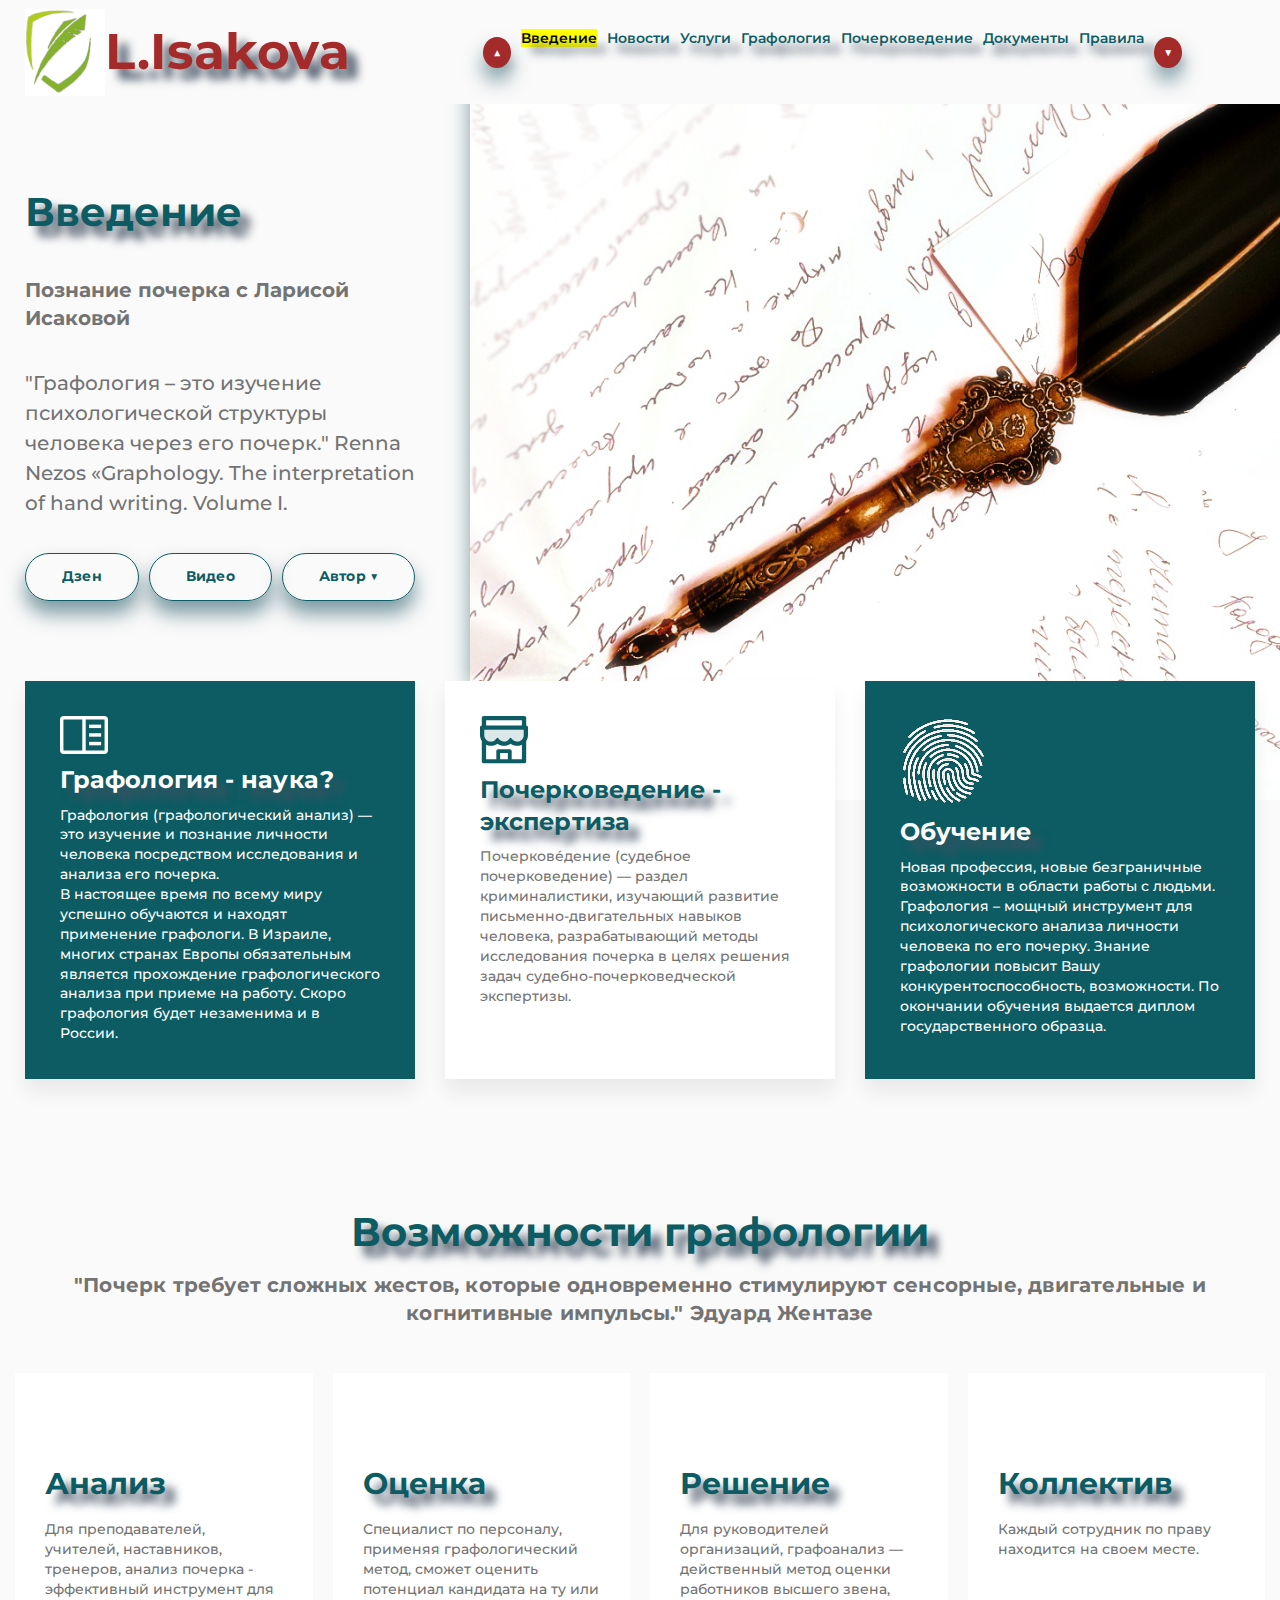
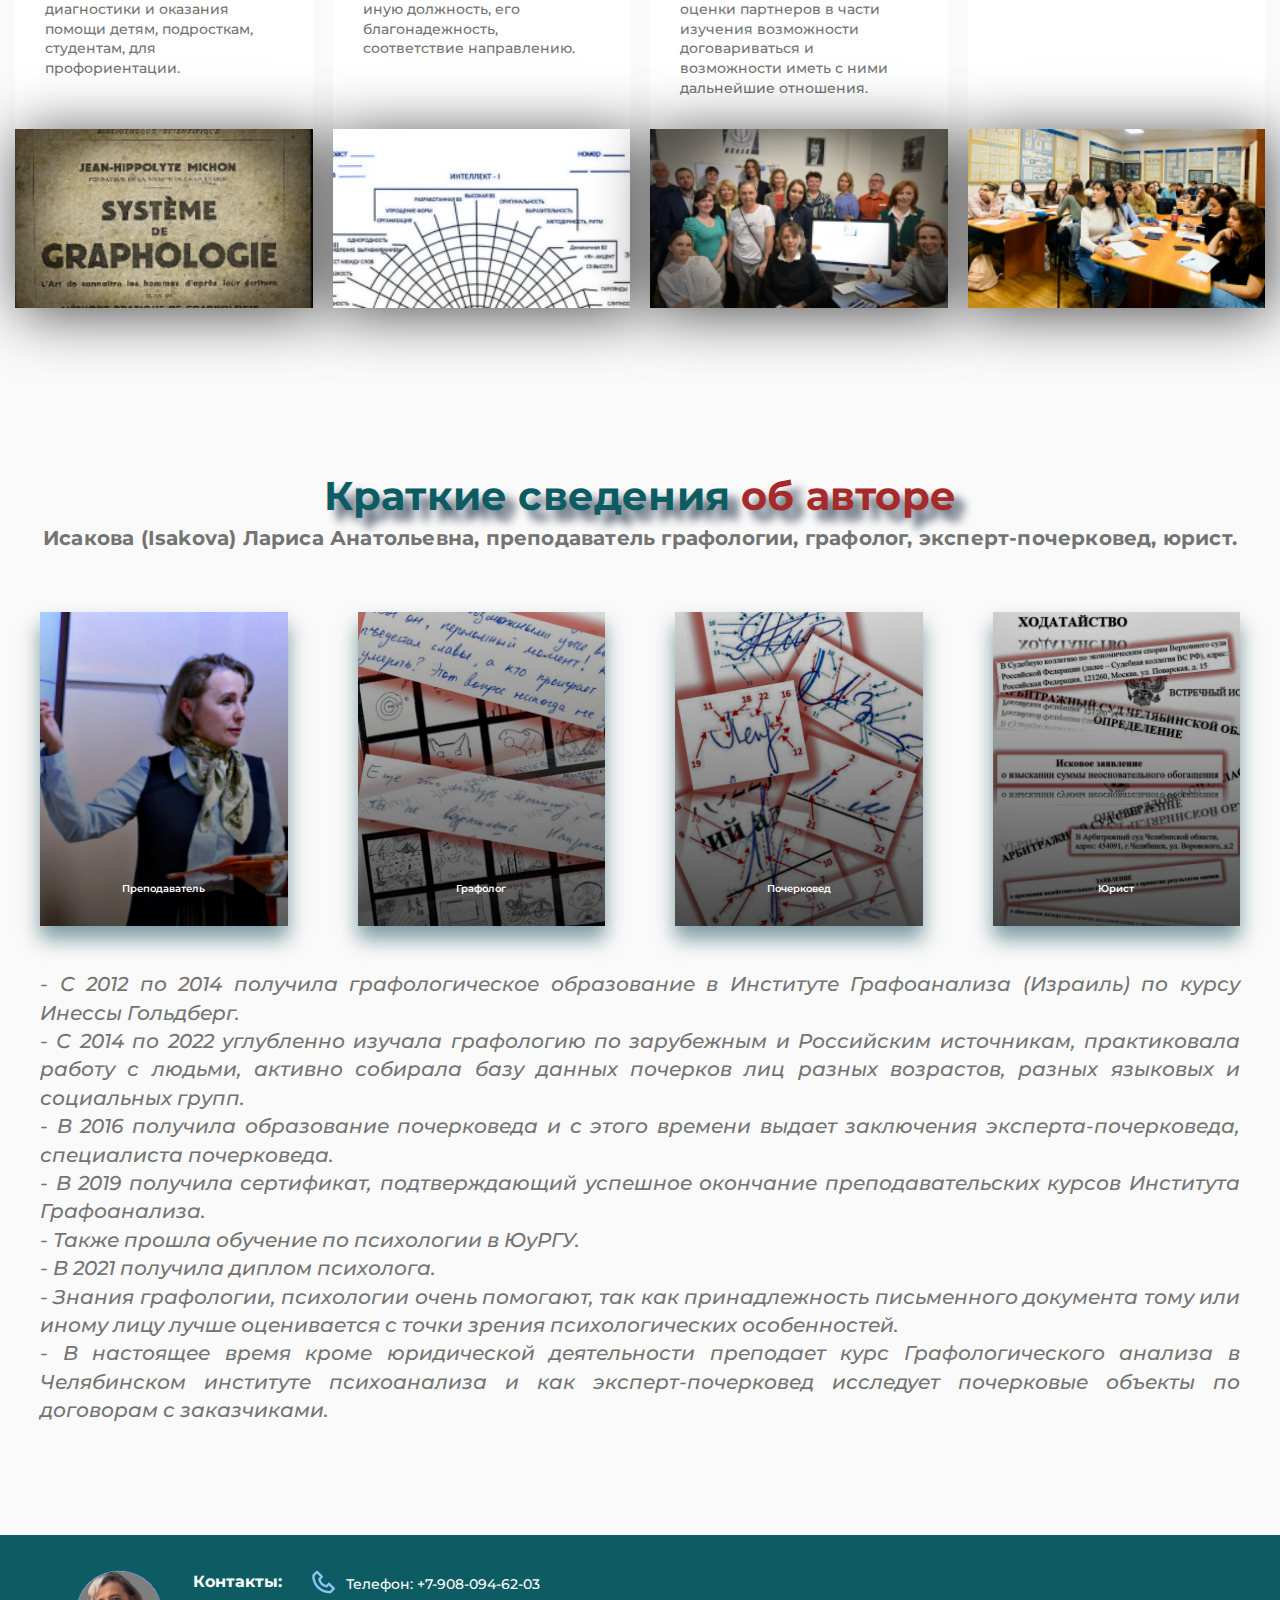
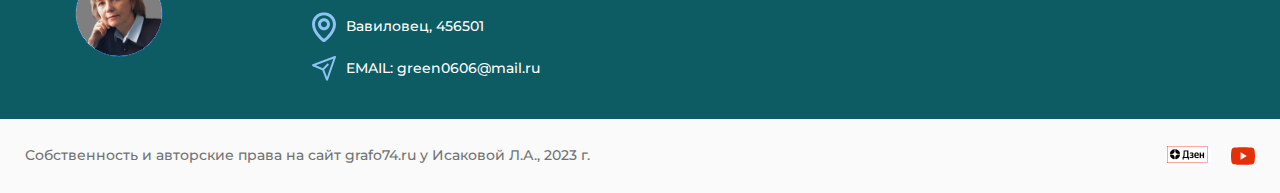
<file: index.html>
<!DOCTYPE html>
<html lang="ru">
	<head>
		<meta charset="UTF-8" />
		<meta http-equiv="Content-Type" content="text/html; charset=utf-8" />
		<meta name="viewport" content="width=device-width, initial-scale=1.0, maximum-scale=1.0, user-scalable=0">
		<meta name="description" content="Графолог, эксперт-почерковед, юрист Исакова Л.А." />
		<meta property="og:title" content="Графолог, эксперт-почерковед, юрист Исакова Л.А." />
		<meta property="og:description" content="Графолог, эксперт-почерковед, юрист Исакова Л.А." />
		<meta property="og:type" content="website" />
		<meta name="format-detection" content="telephone=no" />
		<meta http-equiv="x-dns-prefetch-control" content="on" />
		<link href="https://fonts.googleapis.com/css?family=Montserrat:regular,500,600,700,800&display=swap" rel="stylesheet" />
		<link rel="stylesheet" href="css/style.css">
		<title>home</title>
	</head>
	
	<body>
			<!------------------------------Start wrapper ----------------------------------------->
		<div class="wrapper">
			
			<!------------------------------Start header ------------------------------------------>
			<header class="header">
				<div class="header__container _container">
				<a href="index.html" class="header__logo"><img src="img/Green_List.png" alt="Green_List"></a> 
					<a href="#bottom" class="header__logo">
						L.Isakova
					</a>
					
					<nav class="header__menu menu">

						<ul class="menu__list">
							

							<li class="menu__item">
								<a href="index.html" class="main-block__button_orange main-block__button_orange">▲</a>
							</li>

							<li class="menu__item">
								<a href="index.html" class="menu__link"><mark>Введение</mark></a>
							</li>
							
							<li class="menu__item">
								<a href="news.html" class="menu__link">Новости</a>
							</li>
							
							<li class="menu__item">
								<a href="services.html" class="menu__link">Услуги</a>
							</li>
							
							<li class="menu__item">
								<a href="graphology.html" class="menu__link">Графология</a>
							</li>
							
							<li class="menu__item">
								<a href="handwriting.html" class="menu__link">Почерковедение</a>
							</li>
							
							<li class="menu__item">
								<a href="documentation.html" class="menu__link">Документы</a>
							</li>
							
							<li class="menu__item">
								<a href="rules.html" class="menu__link">Правила</a>
							</li>
					
							<li class="menu__item">
								<a href="#bottom" class="main-block__button_orange main-block__button_orange">▼</a>
							</li>

						</ul>
					
					</nav>
				</div>
			</header>
				<!---------------------------finish header ---------------------->

				<!---------------------------Start Введение--------------------->
				<main class="page">
						<div class="page__main-block main-block">
					<div class="main-block__container _container">
						<div class="main-block__body">
							<h1 class="main-block__title" id="top">Введение</h1>
							<h2 class="main-block__subtitle">Познание почерка с Ларисой Исаковой</h2>
							<div class="main-block__text">"Графология – это изучение психологической структуры человека через его почерк." Renna Nezos «Graphology. The interpretation of hand writing. Volume I.
							</div>
							<div class="main-block__buttons">
								<a href="https://dzen.ru/id/5f3379ecd29b7820ca736741" class="main-block__button main-block__button_border">Дзен</a>
								<a href="https://www.youtube.com/channel/UC00yB3zaHb1XQrj37Jrp6ew" class="main-block__button main-block__button_border">Видео</a>
								<a href="#la" class="main-block__button main-block__button_border">Автор ▼</a>
							</div>
						</div>
					</div>
					<div class="main-block__image _ibg__logo">
						<img src="img/Index_cover.jpg" alt="cover">
					</div>
						</div>
				<!---------------------------finish cover ------------------------->

										<!----------Start service ------3 Колонки---Графология - наука? ... ---------->
						<section class="page__services services">
					<div class="services__container _container">
						<div class="services__body">
                
							<!-- --------- column 1 ------------Графология - наука? -------------------------- -->
							<div class="services__column">
								<div class="services__item item-service item-service_green">
									<div class="item-service__icon"><img src="img/services/03_Window.svg" alt="Window"></div>
							
									<h3 class="item-service__title">Графология - наука?</h3>
									<div class="item-service__text">
										<p>
											Графология (графологический анализ) — это изучение и познание личности человека посредством исследования и анализа его почерка.
										  </p>
										  <p>
											В настоящее время по всему миру успешно обучаются
											и находят применение графологи. В Израиле, многих
											странах Европы обязательным является прохождение
											графологического анализа при приеме на работу.
											Скоро графология будет незаменима и в России.
										  </p>
									</div>
								</div>
							</div>
				            
							<!-- --------- column 2 ------------Почерковедение - экспертиза? -------------------- -->
							<div class="services__column">
								<div class="services__item item-service">
									<div class="item-service__icon"><img src="img/services/02_House.svg" alt="House"></div>
									<h3 class="item-service__title">Почерковедение - экспертиза</h3>
									<div class="item-service__text">
										Почеркове́дение (судебное почерковедение) — раздел
										криминалистики, изучающий развитие
										письменно-двигательных навыков человека,
										разрабатывающий методы исследования почерка в
										целях решения задач судебно-почерковедческой
										экспертизы.
									</div>
								</div>
							</div>

							<!-- --------- column 3 -----------Обучение -------------------- -->
							<div class="services__column">
								<div class="services__item item-service item-service_green">
									<div class="item-service__icon"><img src="img/graphology/fingerprint_w.png" alt="fingerprint"></div>
									<h3 class="item-service__title">Обучение</h3>
									<div class="item-service__text">
										Новая профессия, новые безграничные возможности в
										области работы с людьми. Графология – мощный
										инструмент для психологического анализа личности
										человека по его почерку. Знание графологии повысит
										Вашу конкурентоспособность, возможности. По
										окончании обучения выдается диплом
										государственного образца.
									</div>
								</div>
							</div>
						</div>
					</div>
						</section>
										<!---------------------------finish service ------------------------->

										<!---------------------------Start practice -----Возможности графологии ...---->
						<section class="page__practice practice">
					<div class="practice__container _container">
						<div class="practice__header header-block">
							<h2 class="header-block__title">Возможности графологии</h2>
							<div class="header-block__sub-title">
								"Почерк требует сложных жестов, которые одновременно стимулируют сенсорные, двигательные и когнитивные импульсы." Эдуард Жентазе
							</div>
						</div>

						<div class="practice__body">

			             	<!----- page__practice ----Практика-------column 1-----Анализ----->
							
				           <!-- <div class="categories__items"> -->

							   <div class="practice__column">
									
								<article class="practice__item item-practice">
									    <div class="item-practice__content">
										    <a href="graphology.html" class="item-practice__link"><h4 class="item-practice__title">Анализ</h4></a>
										    
											<div class="item-practice__text">
												Для преподавателей, учителей, наставников, тренеров, анализ почерка - эффективный инструмент для диагностики и оказания помощи детям, подросткам, студентам, для профориентации.
										    </div>
									    </div>
										
										<div class="item-practice__image _ibg">
											<img src="img/practice/01.png" alt="A single source of truth">
										</div>
									</article>
							   </div>

							        <!----- page__practice ----Практика-------column 2-----Оценка----->
							
							   <div class="practice__column">
								    <article class="practice__item item-practice">
									    <div class="item-practice__content">
										    <a href="graphology.html" class="item-practice__link"><h4 class="item-practice__title">Оценка</h4></a>
										    <div class="item-practice__text">
											    Специалист по персоналу, применяя графологический метод, сможет оценить потенциал кандидата на ту или иную должность, его благонадежность, соответствие направлению.
										    </div>
									    </div>
									      
										<a href="graphology.html" class="item-practice__image _ibg">
											<img src="img/practice/02.png" alt="A single source of truth">
										</a>
								    </article>
							    </div>

			            	        <!----- page__practice ----Практика-------column 3-----Решение----->
							
								<div class="practice__column">
									<article class="practice__item item-practice">
										<div class="item-practice__content">
											<a href="graphology.html" class="item-practice__link"><h4 class="item-practice__title">Решение</h4></a>
											<div class="item-practice__text">
												Для руководителей организаций, графоанализ — действенный метод оценки работников высшего звена, оценки партнеров в части изучения возможности договариваться и   возможности иметь с ними дальнейшие отношения.
											</div>
										</div>
											
										<a href="graphology.html" class="item-practice__image _ibg">
											<img src="img/practice/03.png" alt="A single source of truth">
										</a>
									</article>
								</div>

								<!----- page__practice ----Практика-------column 4-----Коллектив----->
							
								<div class="practice__column">
									<article class="practice__item item-practice">
										<div class="item-practice__content">
											<a href="graphology.html" class="item-practice__link"><h4 class="item-practice__title">Коллектив</h4></a>
											<div class="item-practice__text">
												Каждый сотрудник по праву находится на своем месте.
											</div>
										</div>
										<div class="item-practice__image _ibg">
											<img src="img/practice/04.png" alt="A single source of truth">
										</div>
									</article>
								</div>

						</div>
					</div>
						</section>
														<!---------------------------finish practice --------------------->
														<!------------------ categories - -----Краткие сведения об авторе-------------->

						<section class="page__categories categories">
					<div class="categories__container">

						<div class="categories__header header-block">
						
							<h2 class="categories__title title" id="la">Краткие сведения <span>об авторе</span></h2>
						
							<div class="header-block__sub-title">
								Исакова (Isakova) Лариса Анатольевна, преподаватель графологии, графолог, эксперт-почерковед, юрист.
							</div>
						</div>	
							<br>
						<div class="categories__items">

							<a href="https://chippsy.ru/our-courses/grafologicheskij-analiz" class="categories__item item-category">
								<div class="item-category__title">Преподаватель</div>
								<div class="item-category__image">
									<img src="img/Index_LA.png" alt="Category">
								</div>
							</a>
				
							<a href="graphology.html" class="categories__item item-category">
								<div class="item-category__title">Графолог</div>
								<div class="item-category__image">
									<img src="img/Index_Graf.png" alt="Графология">
								</div>
							</a>
						
							<a href="handwriting.html" class="categories__item item-category">
								<div class="item-category__title">Почерковед</div>
								<div class="item-category__image">
									<img src="img/Index_Poch.png" alt="Почерк">
								</div>
							</a>

							<a href="services.html" class="categories__item item-category">
								<div class="item-category__title">Юрист</div>
								<div class="item-category__image">
									<img src="img/Index_Lawyer.png" alt="Юрист">
								</div>
							</a>

						</div>
								<br>

						<div class="header-block__text">

							<p>- С 2012 по 2014 получила графологическое образование в Институте Графоанализа (Израиль) по курсу Инессы Гольдберг.</p>
							<p>- С 2014 по 2022 углубленно изучала графологию по зарубежным и Российским источникам, практиковала работу с людьми, активно собирала базу данных почерков лиц разных возрастов, разных языковых и социальных групп.</p> 
							<p>- В 2016 получила образование почерковеда и с этого времени выдает заключения эксперта-почерковеда, специалиста почерковеда.</p>
							<p>- В 2019 получила сертификат, подтверждающий успешное окончание преподавательских курсов Института Графоанализа.</p>
							<p>- Также прошла обучение по психологии в ЮуРГУ.</p>
							<p>- В 2021 получила диплом психолога.</p>
							<p>- Знания графологии, психологии очень помогают, так как принадлежность письменного документа тому или иному лицу лучше оценивается с точки зрения психологических особенностей.</p>
							<p>- В настоящее время кроме юридической деятельности преподает курс Графологического анализа в Челябинском институте психоанализа и как эксперт-почерковед исследует почерковые объекты по договорам с заказчиками.</p> 
				   		</div>	
					</div>
							<!-- </div> -->
						</section>

					</main>
						<!-------------------------------------- start footer ----------------------------------->
						<footer class="footer">
							<div class="footer__top">
								<div class="footer__main _container">
									<div class="footer__row">
											<div class="avatar">
												<img alt src="img/la.png" loading="lazy">
											</div>
											
											<div class="footer__label" id="bottom">Контакты:</div>
											
											<div class="footer__contacts contacts-footer">
											
												<a href="tel:+7-908-094-62-03" class="contacts-footer__item contacts-footer__item_phone">Телефон: +7-908-094-62-03</a>
											
												<div class="contacts-footer__item contacts-footer__item_map">Вавиловец, 456501
												</div>
											
												<a href="mailto:green0606@mail.ru" class="contacts-footer__item contacts-footer__item_email">EMAIL: green0606@mail.ru</a>
											</div>
									</div>
								</div>
							</div>

	
							<div class="footer__bottom">
									<div class="footer__container _container">
										<div class="footer__copy">Собственность и авторские права на сайт grafo74.ru у Исаковой Л.А.,
											2023 г.
										</div>
											<div class="footer__social social">
														<a href="https://dzen.ru/id/5f3379ecd29b7820ca736741" class="social__item">
															<img src="img/footer/social/Дзен.png" alt="Дзен">
														</a>
														<a href="https://www.youtube.com/channel/UC00yB3zaHb1XQrj37Jrp6ew" class="social__item">
															<img src="img/footer/social/04.svg" alt="social">
														</a>
													</div>
											</div>
									</div>
						</footer>
					    <!--------------------------------------------- fginish footer ------------------>
		</div>
		<!--------------------------------------------- fginish wrapper -------------------------------->
		
					<script src="js/script.js"></script>
		
	</body>
</html>
</file>
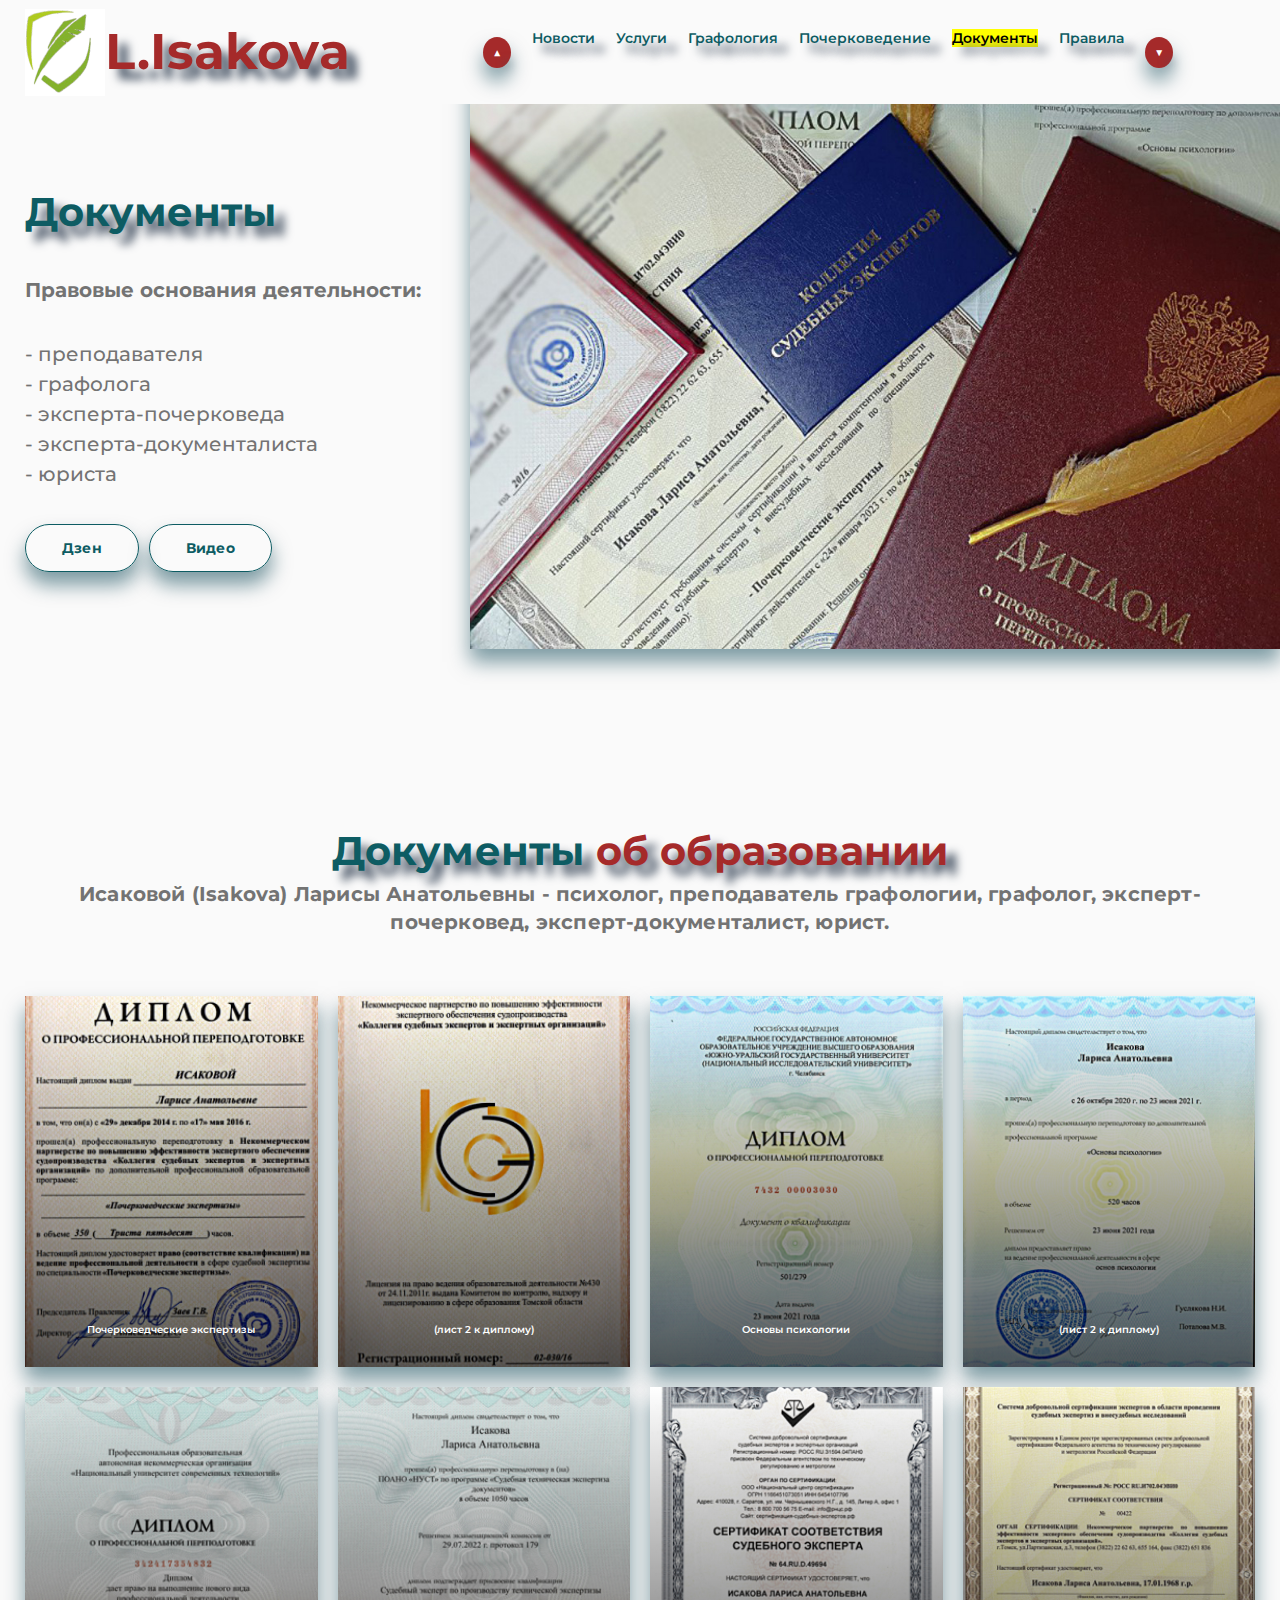
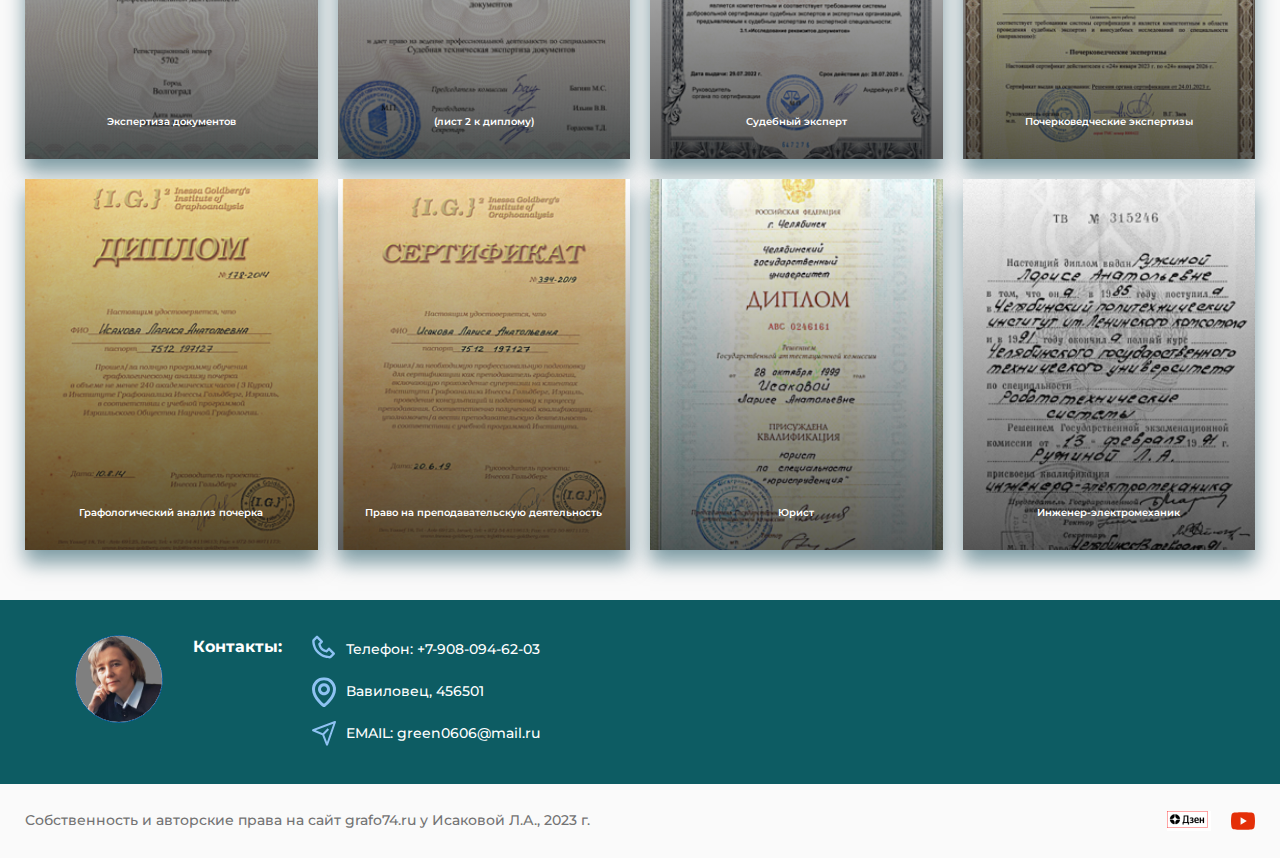
<file: documentation.html>
<!DOCTYPE html>
<html lang="ru">
	<head>
		<meta charset="UTF-8" />
		<meta http-equiv="Content-Type" content="text/html; charset=utf-8" />
		<meta name="viewport" content="width=device-width, initial-scale=1.0, maximum-scale=1.0, user-scalable=0">
		<meta name="description" content="Графолог, эксперт-почерковед, юрист Исакова Л.А." />
		<meta property="og:title" content="Графолог, эксперт-почерковед, юрист Исакова Л.А." />
		<meta property="og:description" content="Графолог, эксперт-почерковед, юрист Исакова Л.А." />
		<meta property="og:type" content="website" />
		<meta name="format-detection" content="telephone=no" />
		<meta http-equiv="x-dns-prefetch-control" content="on" />
		<link href="https://fonts.googleapis.com/css?family=Montserrat:regular,500,600,700,800&display=swap" rel="stylesheet" />
		<title>documentation</title>
		<link rel="stylesheet" href="css/style_documentation.css">
	</head>
	
	<body>
			<!------------------------------Start wrapper ---------------------------------------------->
		<div class="wrapper">
			
			<!------------------------------Start header ------------------------------------------>
			<header class="header">
				<div class="header__container _container">
				<a href="index.html" class="header__logo"><img src="img/Green_List.png" alt="Green_List"></a> 
					<a href="#bottom" class="header__logo">
						L.Isakova
					</a>
					
					<nav class="header__menu menu">

						<ul class="menu__list">
							

							<li class="menu__item">
								<a href="index.html" class="main-block__button_orange main-block__button_orange">▲</a>
							</li>
							
							<li class="menu__item">
								<a href="news.html" class="menu__link">Новости</a>
							</li>
						
							<li class="menu__item">
								<a href="services.html" class="menu__link">Услуги</a>
								<!-- ----------------------------------------------Сделал documentation.html ------------->
							</li>

							<li class="menu__item">
								<a href="graphology.html" class="menu__link">Графология</a>
							</li>
							
							<li class="menu__item">
								<a href="handwriting.html" class="menu__link">Почерковедение</a>
							</li>
						
							<li class="menu__item">
								<a href="documentation.html" class="menu__link"><mark>Документы</mark></a>
							</li>
							
							<li class="menu__item">
								<a href="rules.html" class="menu__link">Правила</a>
							</li>
							<li class="menu__item">
								<a href="#bottom" class="main-block__button_orange main-block__button_orange">▼</a>
							</li>
						</ul>
					
					</nav>
				</div>
			</header>
				<!---------------------------finish header ---------------------->

				<!---------------------------Start Введение--------------------->
			<main class="page">
				<div class="page__main-block main-block">
					<div class="main-block__container _container">
						<div class="main-block__body">
							<h1 class="main-block__title">Документы</h1>
							<h2 class="main-block__subtitle">Правовые основания деятельности:</h2>
							<div class="main-block__text">
								<p>- преподавателя</p>
								<p>- графолога</p>
								<p>- эксперта-почерковеда</p>
								<p>- эксперта-документалиста</p>
								<p>- юриста</p>
							</div>
							<div class="main-block__buttons">
								<a href="https://dzen.ru/id/5f3379ecd29b7820ca736741" class="main-block__button main-block__button_border">Дзен</a>
								<a href="https://www.youtube.com/channel/UC00yB3zaHb1XQrj37Jrp6ew" class="main-block__button main-block__button_border">Видео</a>
							</div>
						</div>
					</div>
					<div class="main-block__image _ibg">
						<img src="img/documents/docum_cоver.jpg" alt="cover">
					</div>
				</div>

				<!---------------------------Start practice -----Возможности графологии ...---->
				<section class="page__practice practice">
					<div class="practice__container _container">
						<div class="practice__header header-block">
							
			
					<!-- ------------------------ Дакументы --------------- -->
			
					<h2 class="categories__title title">Документы <span>об образовании</span></h2>
		
					<div class="header-block__sub-title">
						Исаковой (Isakova) Ларисы Анатольевны - психолог, преподаватель графологии, графолог, эксперт-почерковед, эксперт-документалист, юрист.
					</div>
					</div>	
					<br>
				<div class="categories__items">

			             	<!----- 1-----Диплом --"Почерковедческие экспертизы"--->

			<a href="handwriting.html" class="categories__item item-category">
				<div class="item-category__title">Почерковедческие экспертизы</div>
				<div class="item-category__image">
					<img src="img/documents/1-0_Дипл_Почерк.png" alt="Диплом - Почерковедческие экспертизы">
				</div>
			</a>
			<a href="handwriting.html" class="categories__item item-category">
				<div class="item-category__title">(лист 2 к диплому)</div>
				<div class="item-category__image">
					<img src="img/documents/1-1_Дипл_Почерк.png" alt="Диплом - Почерковедческие экспертизы">
				</div>
			</a>
								<!----- 2 ----- Диплом  "Основы психологии"----->
			
			<a href="https://chippsy.ru/" class="categories__item item-category">
				<div class="item-category__title">Основы психологии</div>
				<div class="item-category__image">
					<img src="img/documents/2-0_Дипл_Псих.png" alt="Основы психологии">
				</div>
			</a>

			<a href="https://chippsy.ru/" class="categories__item item-category">
				<div class="item-category__title">(лист 2 к диплому)</div>
				<div class="item-category__image">
					<img src="img/documents/2-1_Дипл_Псих.png" alt="Основы психологии">
				</div>
			</a>
		
				<!----- column 3-----Диплом о производстве технической экспертизы документов--->

			<a href="services.html" class="categories__item item-category">
				<div class="item-category__title">Экспертиза документов</div>
				<div class="item-category__image">
					<img src="img/documents/3-0_Дипл_Эксп_Док.png" alt="Диплом - техническая экспертиза документов">
				</div>
			</a>

			<a href="services.html" class="categories__item item-category">
				<div class="item-category__title">(лист 2 к диплому)</div>
				<div class="item-category__image">
					<img src="img/documents/3-1_Дипл_Эксп_Док.png" alt="Диплом - техническая экспертиза документов">
				</div>
			</a>

				<!----- column 4-----Сертификат --соответствия судебного эксперта--->

				<a href="services.html" class="categories__item item-category">
					<div class="item-category__title">Судебный эксперт</div>
					<div class="item-category__image">
						<img src="img/documents/4_Сертиф_Эксперт_Докум.png" alt="Сертификат соответствия судебного эксперта">
					</div>
				</a>
	
			   <!----- 5-----Сертификат --"Почерковедческие экспертизы"--->
			
			<a href="handwriting.html" class="categories__item item-category">
				<div class="item-category__title">Почерковедческие экспертизы</div>
				<div class="item-category__image">
					<img src="img/documents/5_Сертиф_Почерк.png" alt="Сертификат - Почерковедческие экспертизы">
				</div>
			</a>

						 <!----- 6-----Диплом --Израиль--->
			
			<a href="graphology.html" class="categories__item item-category">
				<div class="item-category__title">Графологический анализ почерка</div>
				<div class="item-category__image">
					<img src="img/documents/6_Дипл_Граф.png" alt="Диплом, Израиль">
				</div>
			</a>
	
				<!----- 7-----Сертификат, Израиль--->
			
			<a href="index.html" class="categories__item item-category">
				<div class="item-category__title">Право на преподавательскую деятельность</div>
				<div class="item-category__image">
					<img src="img/documents/7_Сертиф_Препод.png" alt="Сертификат, Израиль">
				</div>
			</a>

				<!----- 8-----Диплом - юрист--->
			
			<a href="services.html" class="categories__item item-category">
				<div class="item-category__title">Юрист</div>
				<div class="item-category__image">
					<img src="img/documents/8_Дипл_Юрист.png" alt="Диплом - юрист">
				</div>
			</a>

			<a href="index.html" class="categories__item item-category">
				<div class="item-category__title">Инженер-электромеханик</div>
				<div class="item-category__image">
					<img src="img/documents/9_Дипл_Робот.png" alt="Диплом - инженер-электромеханик">
				</div>
			</a>

				</div>
				</div>
			</section>

					</main>
						<!-------------------------------------- start footer ----------------------------------->
						<footer class="footer">
							<div class="footer__top">
								<div class="footer__main _container">
									<div class="footer__row">
											<div class="avatar">
												<img alt src="img/la.png" loading="lazy">
											</div>
											
											<div class="footer__label" id="bottom">Контакты:</div>
											
											<div class="footer__contacts contacts-footer">
											
												<a href="tel:+7-908-094-62-03" class="contacts-footer__item contacts-footer__item_phone">Телефон: +7-908-094-62-03</a>
											
												<div class="contacts-footer__item contacts-footer__item_map">Вавиловец, 456501
												</div>
											
												<a href="mailto:green0606@mail.ru" class="contacts-footer__item contacts-footer__item_email">EMAIL: green0606@mail.ru</a>
											</div>
									</div>
								</div>
							</div>

	
							<div class="footer__bottom">
									<div class="footer__container _container">
										<div class="footer__copy">Собственность и авторские права на сайт grafo74.ru у Исаковой Л.А.,
											2023 г.
										</div>
										<div class="footer__social social">
											<a href="https://dzen.ru/id/5f3379ecd29b7820ca736741" class="social__item">
												<img src="img/footer/social/Дзен.png" alt="Дзен">
											</a>
											<a href="https://www.youtube.com/channel/UC00yB3zaHb1XQrj37Jrp6ew" class="social__item">
												<img src="img/footer/social/04.svg" alt="social">
											</a>
										</div>
										</div>
									</div>
						</footer>
						<!--------------------------------------------- fginish footer ------------------>
		</div>
<!--------------------------------------------- fginish wrapper -------------------------------->
		
					<script src="js/script.js"></script>
		
	</body>
</html>
</file>
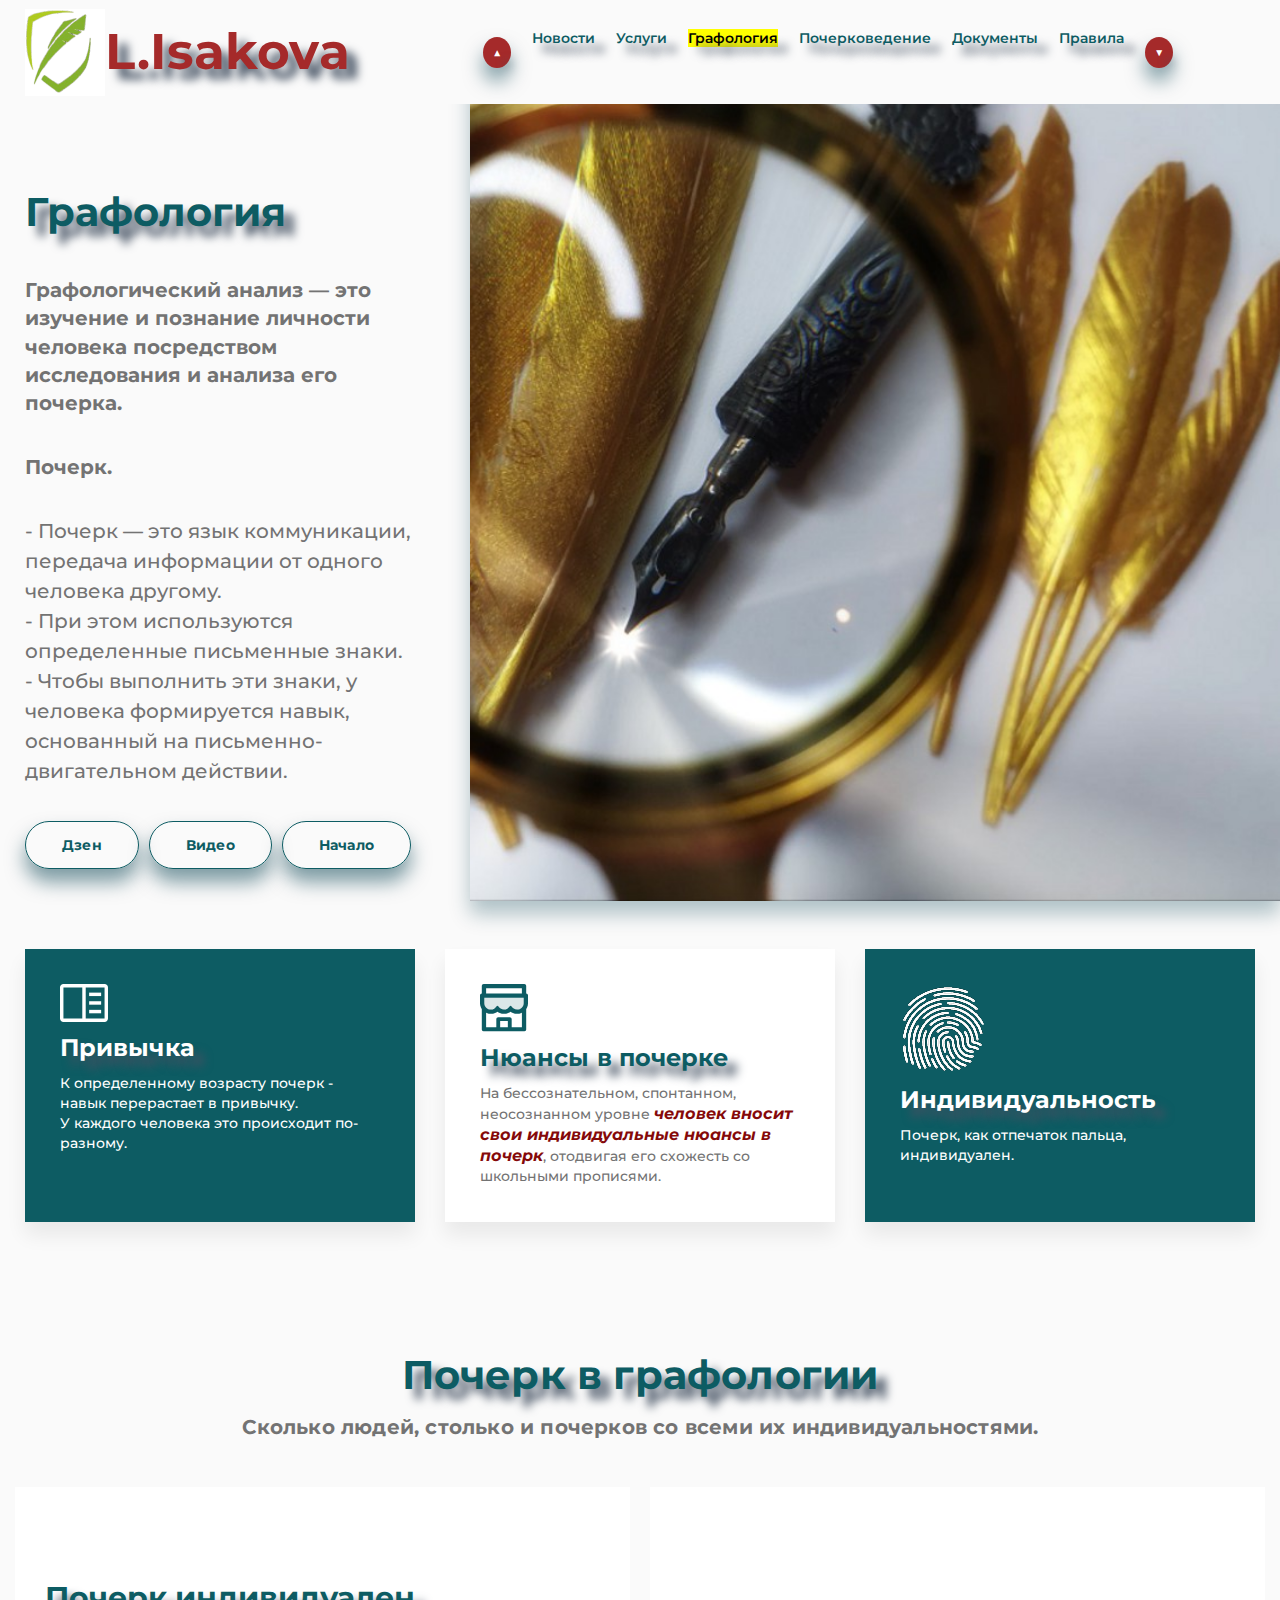
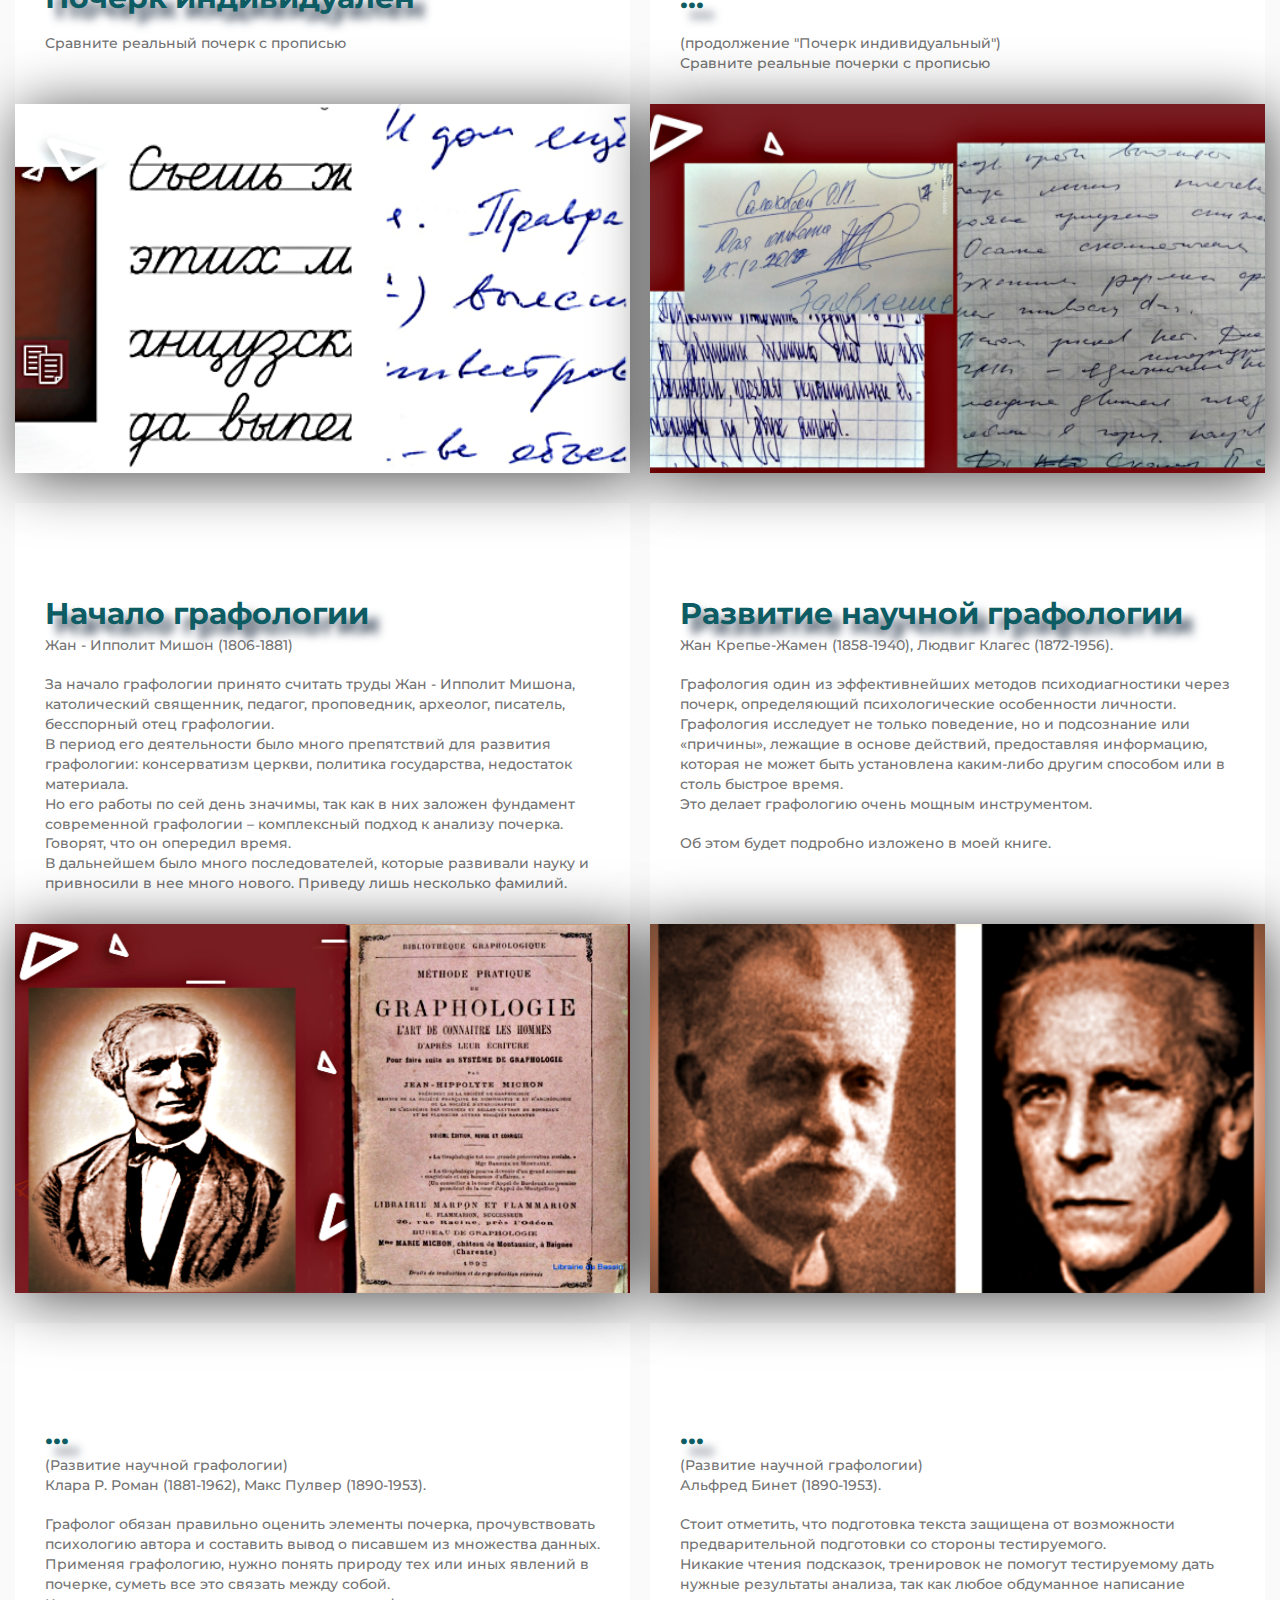
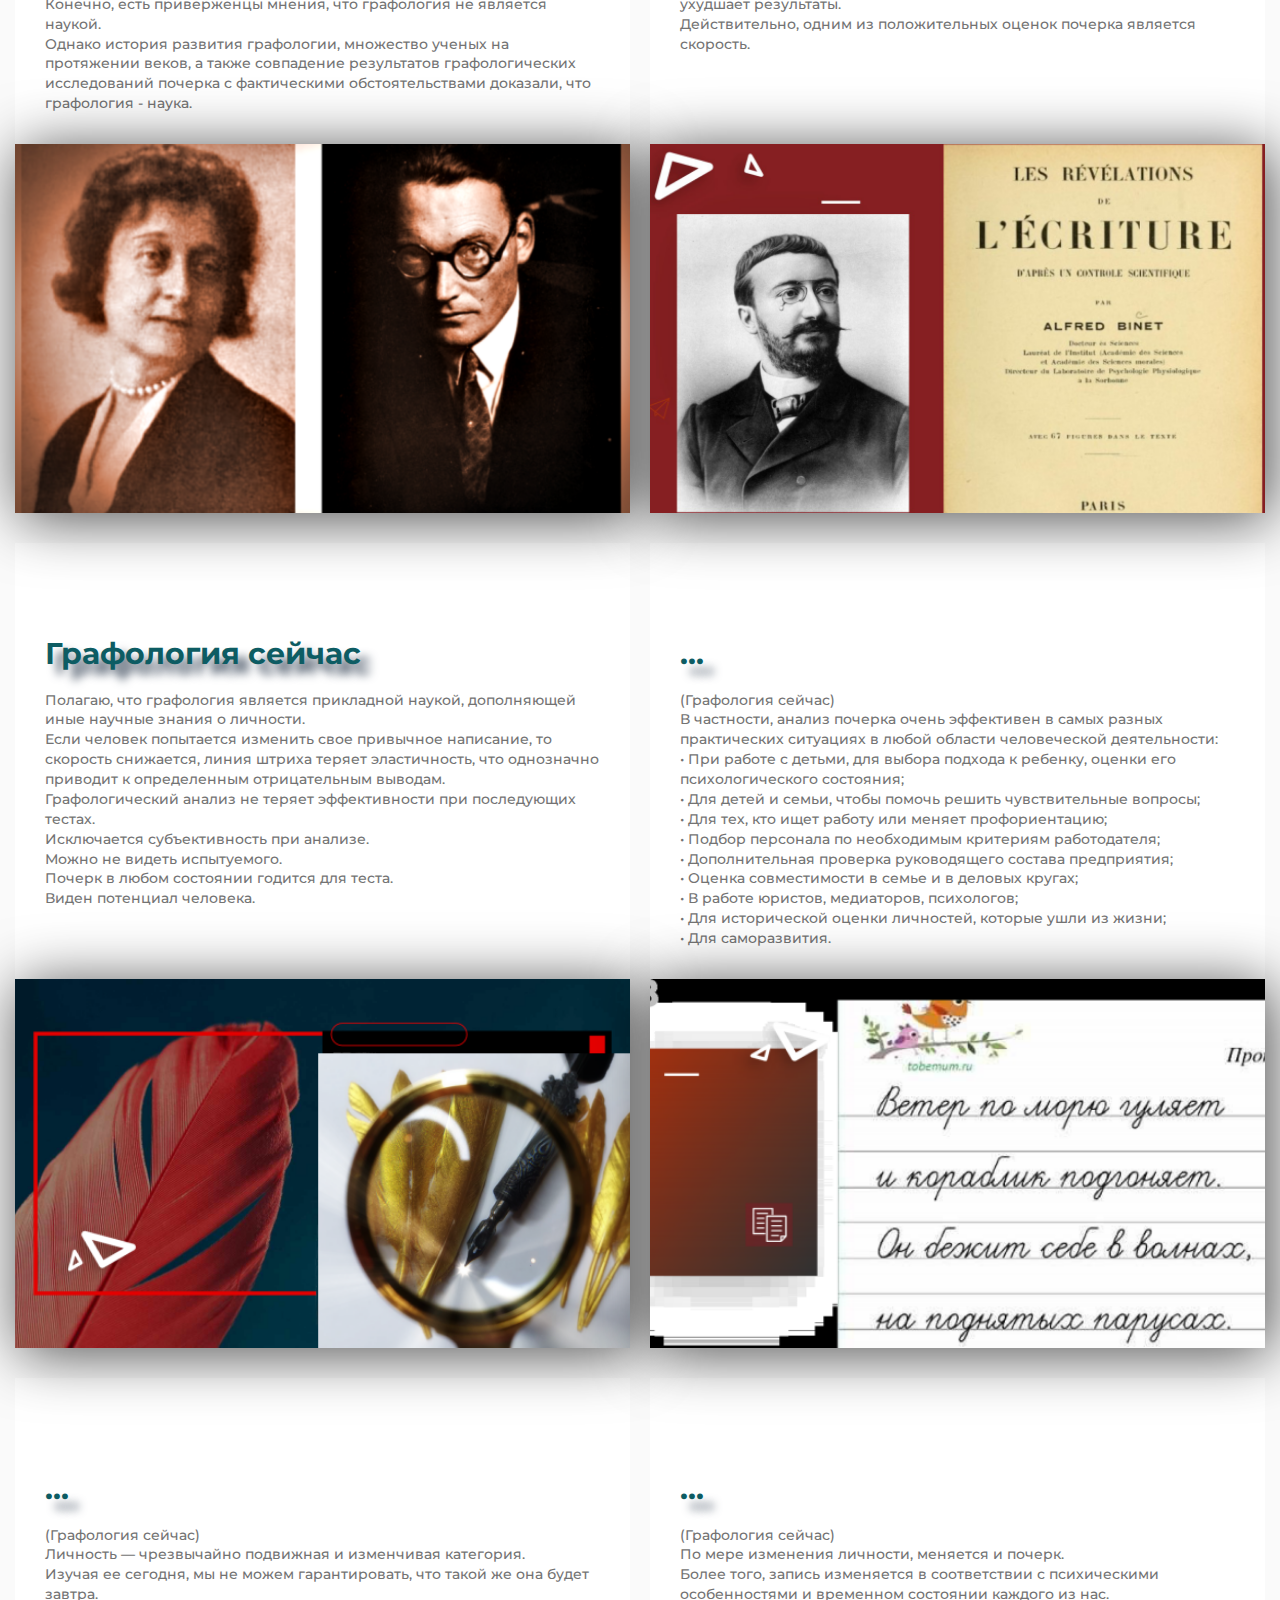
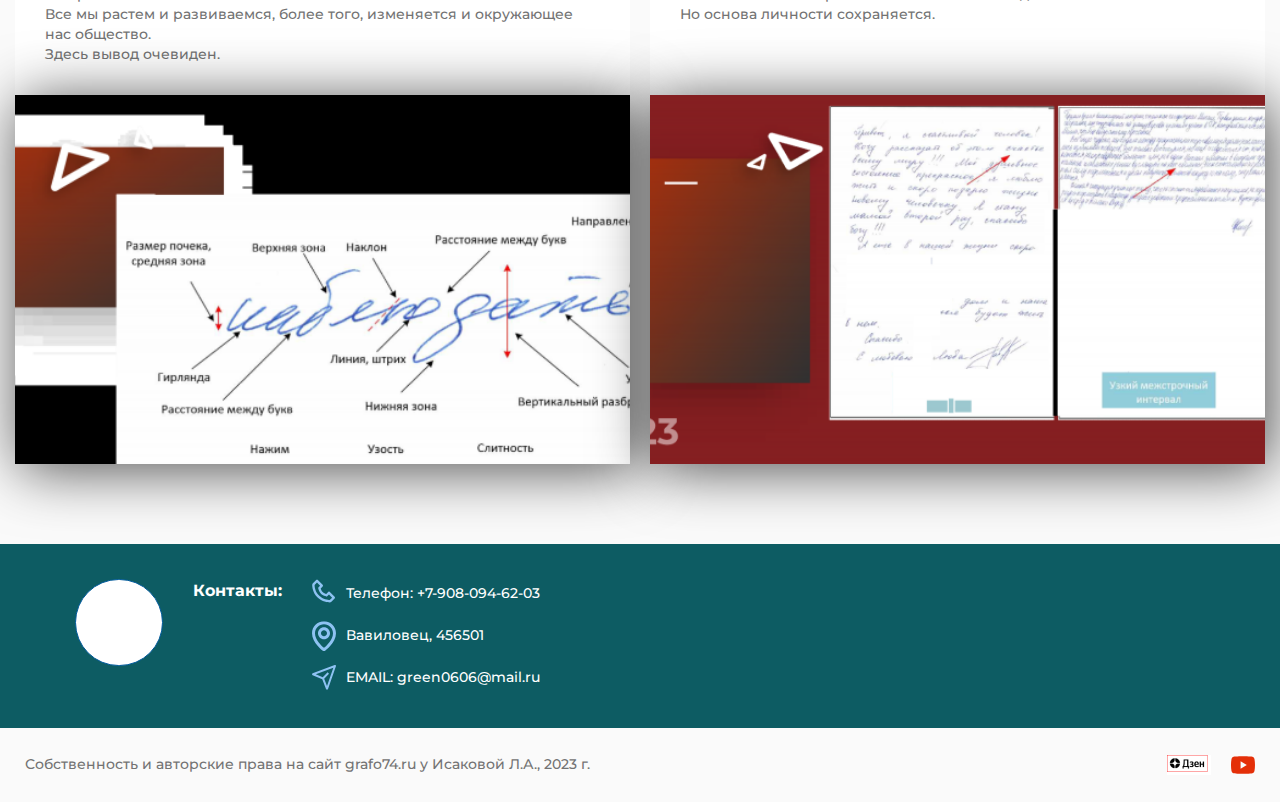
<file: graphology.html>
<!DOCTYPE html>
<html lang="ru">
	<head>
		<meta charset="UTF-8" />
		<meta http-equiv="Content-Type" content="text/html; charset=utf-8" />
		<meta name="viewport" content="width=device-width, initial-scale=1.0, maximum-scale=1.0, user-scalable=0">
		<meta name="description" content="Графолог, эксперт-почерковед, юрист Исакова Л.А." />
		<meta property="og:title" content="Графолог, эксперт-почерковед, юрист Исакова Л.А." />
		<meta property="og:description" content="Графолог, эксперт-почерковед, юрист Исакова Л.А." />
		<meta property="og:type" content="website" />
		<meta name="format-detection" content="telephone=no" />
		<meta http-equiv="x-dns-prefetch-control" content="on" />
		<link href="https://fonts.googleapis.com/css?family=Montserrat:regular,500,600,700,800&display=swap" rel="stylesheet" />
		<title>graphology</title>
		<link rel="stylesheet" href="css/style_graph.css">
	</head>
	
	<body>
			<!------------------------------Start wrapper ---------------------------------------------->
		<div class="wrapper">
			
			<!------------------------------Start header ------------------------------------------>
			<header class="header">
				<div class="header__container _container">
				<a href="index.html" class="header__logo"><img src="img/Green_List.png" alt="Green_List"></a> 
					<a href="#bottom" class="header__logo">
						L.Isakova
					</a>
					
					<nav class="header__menu menu">

						<ul class="menu__list">
							

							<li class="menu__item">
								<a href="index.html" class="main-block__button_orange main-block__button_orange">▲</a>
							</li>
							
							<li class="menu__item">
								<a href="news.html" class="menu__link">Новости</a>
							</li>
							
							<li class="menu__item">
								<a href="services.html" class="menu__link">Услуги</a>
							</li>
							
							<li class="menu__item">
								<a href="graphology.html" class="menu__link" id="top"><mark>Графология</mark></a>
						</li>
						
							<li class="menu__item">
								<a href="handwriting.html" class="menu__link">Почерковедение</a>
							</li>

								<li class="menu__item">
								<a href="documentation.html" class="menu__link">Документы</a>
							</li>
							
							<li class="menu__item">
								<a href="rules.html" class="menu__link">Правила</a>
							</li>
							<li class="menu__item">
								<a href="#bottom" class="main-block__button_orange main-block__button_orange">▼</a>
							</li>
						</ul>
					
					</nav>
				</div>
			</header>
				<!---------------------------finish header ---------------------->

				<!---------------------------Start Введение--------------------->
			<main class="page">
				<div class="page__main-block main-block">
					<div class="main-block__container _container">
						<div class="main-block__body">
							<h1 class="main-block__title">Графология</h1>
							<h2 class="main-block__subtitle">Графологический анализ — это изучение и познание личности человека посредством исследования и анализа его почерка.</h2>
							<h2 class="main-block__subtitle">Почерк.</h2>
							<div class="main-block__text">
								<p>- Почерк — это язык коммуникации, передача информации от одного человека другому.</p>
								<p>- При этом используются определенные письменные знаки.</p>
								<p>- Чтобы выполнить эти знаки, у человека формируется навык, основанный на письменно-двигательном действии.</p>
							</div>
							<div class="main-block__buttons">
								<a href="https://dzen.ru/id/5f3379ecd29b7820ca736741" class="main-block__button main-block__button_border">Дзен</a>
								<a href="https://www.youtube.com/channel/UC00yB3zaHb1XQrj37Jrp6ew" class="main-block__button main-block__button_border">Видео</a>
								<a href="#hist" class="main-block__button main-block__button_border">Начало</a>
							</div>
						</div>
					</div>
					<div class="main-block__image _ibg">
						<img src="img/graphology/Graf_cover.jpg" alt="cover">
					</div>
				</div>
				<!---------------------------finish Finance ------------------------->

				<!----------Start service ------3 Колонки---Графология - наука? ... ---------->
				<section class="page__services services">
					<div class="services__container _container">
						<div class="services__body">
                
							<!-- --------- column 1 ------------ Привычка -------------------------- -->
							<div class="services__column">
								<div class="services__item item-service item-service_green">
									<div class="item-service__icon"><img src="img/services/03_Window.svg" alt="Window"></div>
							
									<h3 class="item-service__title">Привычка</h3>
									<div class="item-service__text">
										<p>
											К определенному возрасту почерк - навык перерастает в привычку.
									  </p>
										  <p>
											У каждого человека это происходит по-разному.
										</p>
									</div>
								</div>
							</div>
				            
							<!-- --------- column 2 ------------ Индивидуальные нюансы -------------------- -->
							<div class="services__column">
								<div class="services__item item-service">
									<div class="item-service__icon"><img src="img/services/02_House.svg" alt="House"></div>
									<h3 class="item-service__title">Нюансы в почерке</h3>
									<div class="item-service__text">На бессознательном, спонтанном, неосознанном уровне <span class="bigred__it">человек вносит свои индивидуальные нюансы в почерк</span>, отодвигая его схожесть со школьными прописями.</div>
								</div>
							</div>

							<!-- --------- column 3 -----------Обучение -------------------- -->
							<div class="services__column">
								<div class="services__item item-service item-service_green">
									<div class="item-service__icon"><img src="img/graphology/fingerprint_w.png" alt="Window"></div>
									<h3 class="item-service__title">Индивидуальность</h3>
									<div class="item-service__text">
										<p>Почерк, как отпечаток пальца, индивидуален.</p>
									</div>
								</div>
							</div>
						</div>
					</div>
				</section>
				<!---------------------------finish service ------------------------->

				<!---------------------------Start practice -----Возможности графологии ...---->
				<section class="page__practice practice">
					<div class="practice__container _container">
						<div class="practice__header header-block">
							<h2 class="header-block__title">Почерк в графологии</h2>
							<div class="header-block__sub-title">
								Сколько людей, столько и почерков со всеми их индивидуальностями.
							</div>
						</div>

						<div class="practice__body">

			             	<!----- page__practice ----Практика-------column 1-----Анализ----->
							
				           <!-- <div class="categories__items"> -->

							   <div class="practice__column">
									
								<article class="practice__item item-practice">
									    <div class="item-practice__content">
										    <a href="handwriting.html" class="item-practice__link"><h4 class="item-practice__title">Почерк индивидуален</h4></a>
										    
											<div class="item-practice__text">
												Сравните реальный почерк с прописью 
										    </div>
									    </div>
										
										<a href="handwriting.html" class="item-practice__image _ibg">
											<img src="img/graphology/Graf_1.png" alt="Graf_1">
										</a>
									</article>
							   </div>

							        <!----- page__practice ----Практика-------column 2-----Оценка----->
							
							   <div class="practice__column">
								    <article class="practice__item item-practice">
									    <div class="item-practice__content">
										    <a href="handwriting.html" class="item-practice__link"><h4 class="item-practice__title">...</h4></a>
										    <div class="item-practice__text">
												<p>(продолжение "Почерк индивидуальный")</p>
											<p>Сравните реальные почерки с прописью </p>
										    </div>
									    </div>
									      
										<a href="handwriting.html" class="item-practice__image _ibg">
											<img src="img/graphology/Graf_2.png" alt="Graf_2">
										</a>
								    </article>
							    </div>

					<!-- Начало графологии Жан-Ипполит -->
							
								<div class="practice__column">
									<article class="practice__item item-practice">
										<div class="item-practice__content">
											<h4 class="item-practice__title" id="hist">Начало графологии</h4>
											<div class="item-practice__text">
												<p>Жан - Ипполит Мишон (1806-1881)</p>
												<br>
											    <p>За начало графологии принято считать труды Жан - Ипполит Мишона, католический священник, педагог, проповедник, археолог, писатель, бесспорный отец графологии.</p>
											<p>В период его деятельности было много препятствий для развития графологии: консерватизм церкви, политика государства, недостаток материала.</p> 
										<p>Но его работы по сей день значимы, так как в них заложен фундамент современной графологии – комплексный подход к анализу почерка.</p>
									<p>Говорят, что он опередил время.</p>
								<p>В дальнейшем было много последователей, которые развивали науку и привносили в нее много нового. Приведу лишь несколько фамилий.</p>

											</div>
										</div>
											
										<div class="item-practice__image _ibg">
											<img src="img/graphology/Graf_3.png" alt="Graf_1">
										</div>
									</article>
								</div>

					<!-- 1 Развитие научной графологии Жан Крепье -->
							
								<div class="practice__column">
									<article class="practice__item item-practice">
										<div class="item-practice__content">
											<h4 class="item-practice__title">Развитие научной графологии</h4>
											<div class="item-practice__text">
												<p">Жан Крепье-Жамен (1858-1940), Людвиг Клагес (1872-1956).</p>
												<br>
											<p>Графология один из эффективнейших методов психодиагностики через почерк, определяющий психологические особенности личности.</p> 
										<p>Графология исследует не только поведение, но и подсознание или «причины», лежащие в основе действий, предоставляя информацию, которая не может быть установлена каким-либо другим способом или в столь быстрое время.</p>
											<p>Это делает графологию очень мощным инструментом.</p>
											<br>
									<p>Об этом будет подробно изложено в моей книге.</p> 
											</div>
										</div>
										<div class="item-practice__image _ibg">
											<img src="img/graphology/Graf_5-1.png" alt="A single source of truth">
										</div>
									</article>
								</div>
								
					<!-- 2 Развитие научной графологии Клара Р. -->

								<div class="practice__column">
									<article class="practice__item item-practice">
										<div class="item-practice__content">
											<h4 class="item-practice__title">...</h4>
											<div class="item-practice__text">
												<p>(Развитие научной графологии)</p>
												<p>Клара Р. Роман (1881-1962), Макс Пулвер (1890-1953).</p>
												<br>
								<p>Графолог обязан правильно оценить элементы почерка, прочувствовать психологию автора и составить вывод о писавшем из множества данных.</p> 
							<p>Применяя графологию, нужно понять природу тех или иных явлений в почерке, суметь все это связать между собой.</p>
						<p>Конечно, есть приверженцы мнения, что графология не является наукой.</p>
					<p>Однако история развития графологии, множество ученых на протяжении веков, а также совпадение результатов графологических исследований почерка с фактическими обстоятельствами доказали, что графология - наука.</p>
				</div>
										</div>
										<div class="item-practice__image _ibg">
											<img src="img/graphology/Graf_5-2.png" alt="A single source of truth">
										</div>
									</article>
								</div>
						
								
					<!-- 3 Развитие научной графологии Альфред-->

								<div class="practice__column">
									<article class="practice__item item-practice">
										<div class="item-practice__content">
											<h4 class="item-practice__title">...</h4>
											<div class="item-practice__text">
												<p>(Развитие научной графологии)</p>
												<p>Альфред Бинет (1890-1953).</p>
												<br>
								<p>Стоит отметить, что подготовка текста защищена от возможности предварительной подготовки со стороны тестируемого.</p> 
							<p>Никакие чтения подсказок, тренировок не помогут тестируемому дать нужные результаты анализа, так как любое обдуманное написание ухудшает результаты.</p>
						<p>Действительно, одним из положительных оценок почерка является скорость.</p> 

										</div>
										</div>
										<div class="item-practice__image _ibg">
											<img src="img/graphology/Graf_6.png" alt="A single source of truth">
										</div>
									</article>
								</div>
								
					<!-- 1 Графология сейчас - Полагаю -->

								<div class="practice__column">
						<article class="practice__item item-practice">
							<div class="item-practice__content">
								<div class="item-practice__link"><h4 class="item-practice__title">Графология сейчас</h4>
								</div>
								<div class="item-practice__text">
						<p>Полагаю, что графология является прикладной наукой, дополняющей иные научные знания о личности.</p> 
						<p>Если человек попытается изменить свое привычное написание, то скорость снижается, линия штриха теряет эластичность, что однозначно приводит к определенным отрицательным выводам.</p> 
		<p>Графологический анализ не теряет эффективности при последующих тестах.</p> 
	<p>Исключается субъективность при анализе.</p> 
<p>Можно не видеть испытуемого.</p>
<p>Почерк в любом состоянии годится для теста.</p>
<p>Виден потенциал человека.</p>
								</div>
							</div>
							<div class="item-practice__image _ibg">
								<img src="img/graphology/Image_001.png" alt="A single source of truth">
							</div>
						</article>
								</div>

					
					<!-- 2 Графология сейчас - В частности -->

								<div class="practice__column">
									<article class="practice__item item-practice">
										<div class="item-practice__content">
											<div class="item-practice__link"><h4 class="item-practice__title">...</h4>
											</div>
											<div class="item-practice__text">
												<p>(Графология сейчас)</p>
												<p>В частности, анализ почерка очень эффективен в самых разных практических ситуациях в любой области человеческой деятельности:</p>
											<p>•	При работе с детьми, для выбора подхода к ребенку, оценки его психологического состояния;</p>
										<p>•	Для детей и семьи, чтобы помочь решить чувствительные вопросы;</p>
									<p>•	Для тех, кто ищет работу или меняет профориентацию;</p> 
								<p>•	Подбор персонала по необходимым критериям работодателя;</p>
							<p>•	Дополнительная проверка руководящего состава предприятия;</p>
							<p>•	Оценка совместимости в семье и в деловых кругах;</p>
							<p>•	В работе юристов, медиаторов, психологов;</p>
							<p>•	Для исторической оценки личностей, которые ушли из жизни;</p>
							<p>•	Для саморазвития.</p>
																		</div>
										</div>
										<div class="item-practice__image _ibg">
											<img src="img/graphology/Image_012.png" alt="A single source of truth">
										</div>
									</article>
								</div>
								
					<!-- 3 Графология сейчас - Личность -->
								
								<div class="practice__column">
									<article class="practice__item item-practice">
										<div class="item-practice__content">
											<div class="item-practice__link"><h4 class="item-practice__title">...</h4>
											</div>
											<div class="item-practice__text">
												<p>(Графология сейчас)</p>
												<p>Личность — чрезвычайно подвижная и изменчивая категория.</p>
					<p>Изучая ее сегодня, мы не можем гарантировать, что такой же она будет завтра.</p>
				<p>Все мы растем и развиваемся, более того, изменяется и окружающее нас общество.</p>
			<p>Здесь вывод очевиден.</p>
											</div>
										</div>
										<div class="item-practice__image _ibg">
											<img src="img/graphology/Image_022.png" alt="A single source of truth">
										</div>
									</article>
								</div>

								
					<!-- 4 Графология сейчас - По мере -->
								
							<div class="practice__column">
						<article class="practice__item item-practice">
							<div class="item-practice__content">
								<div class="item-practice__link"><h4 class="item-practice__title">...</h4>
								</div>
								<div class="item-practice__text">
									<p>(Графология сейчас)</p>
									<p>По мере изменения личности, меняется и почерк.</p>
									<p>Более того, запись изменяется в соответствии с психическими особенностями и временном состоянии каждого из нас.</p>
								<p>Но основа личности сохраняется.</p>
																</div>
							</div>
							<div class="item-practice__image _ibg">
								<img src="img/graphology/Image_050.png" alt="A single source of truth">
							</div>
						</article>
							</div>
					

					</main>
								<!-------------------------------------- start footer ----------------------------------->
								<footer class="footer">
									<div class="footer__top">
										<div class="footer__main _container">
											<div class="footer__row">
													<div class="avatar">
														<img alt src="img/la.png" loading="lazy">
													</div>
													
													<div class="footer__label" id="bottom">Контакты:</div>
													
													<div class="footer__contacts contacts-footer">
													
														<a href="tel:+7-908-094-62-03" class="contacts-footer__item contacts-footer__item_phone">Телефон: +7-908-094-62-03</a>
													
														<div class="contacts-footer__item contacts-footer__item_map">Вавиловец, 456501
														</div>
													
														<a href="mailto:green0606@mail.ru" class="contacts-footer__item contacts-footer__item_email">EMAIL: green0606@mail.ru</a>
													</div>
											</div>
										</div>
									</div>
		
		
									<div class="footer__bottom">
											<div class="footer__container _container">
												<div class="footer__copy">Собственность и авторские права на сайт grafo74.ru у Исаковой Л.А.,
													2023 г.
												</div>
												<div class="footer__social social">
													<a href="https://dzen.ru/id/5f3379ecd29b7820ca736741" class="social__item">
														<img src="img/footer/social/Дзен.png" alt="Дзен">
													</a>
													<a href="https://www.youtube.com/channel/UC00yB3zaHb1XQrj37Jrp6ew" class="social__item">
														<img src="img/footer/social/04.svg" alt="social">
													</a>
												</div>
												</div>
											</div>
								</footer>
								<!--------------------------------------------- fginish footer ------------------>
				</div>
		<!--------------------------------------------- fginish wrapper -------------------------------->
		
					<script src="js/script.js"></script>
		
	</body>
</html>
</file>
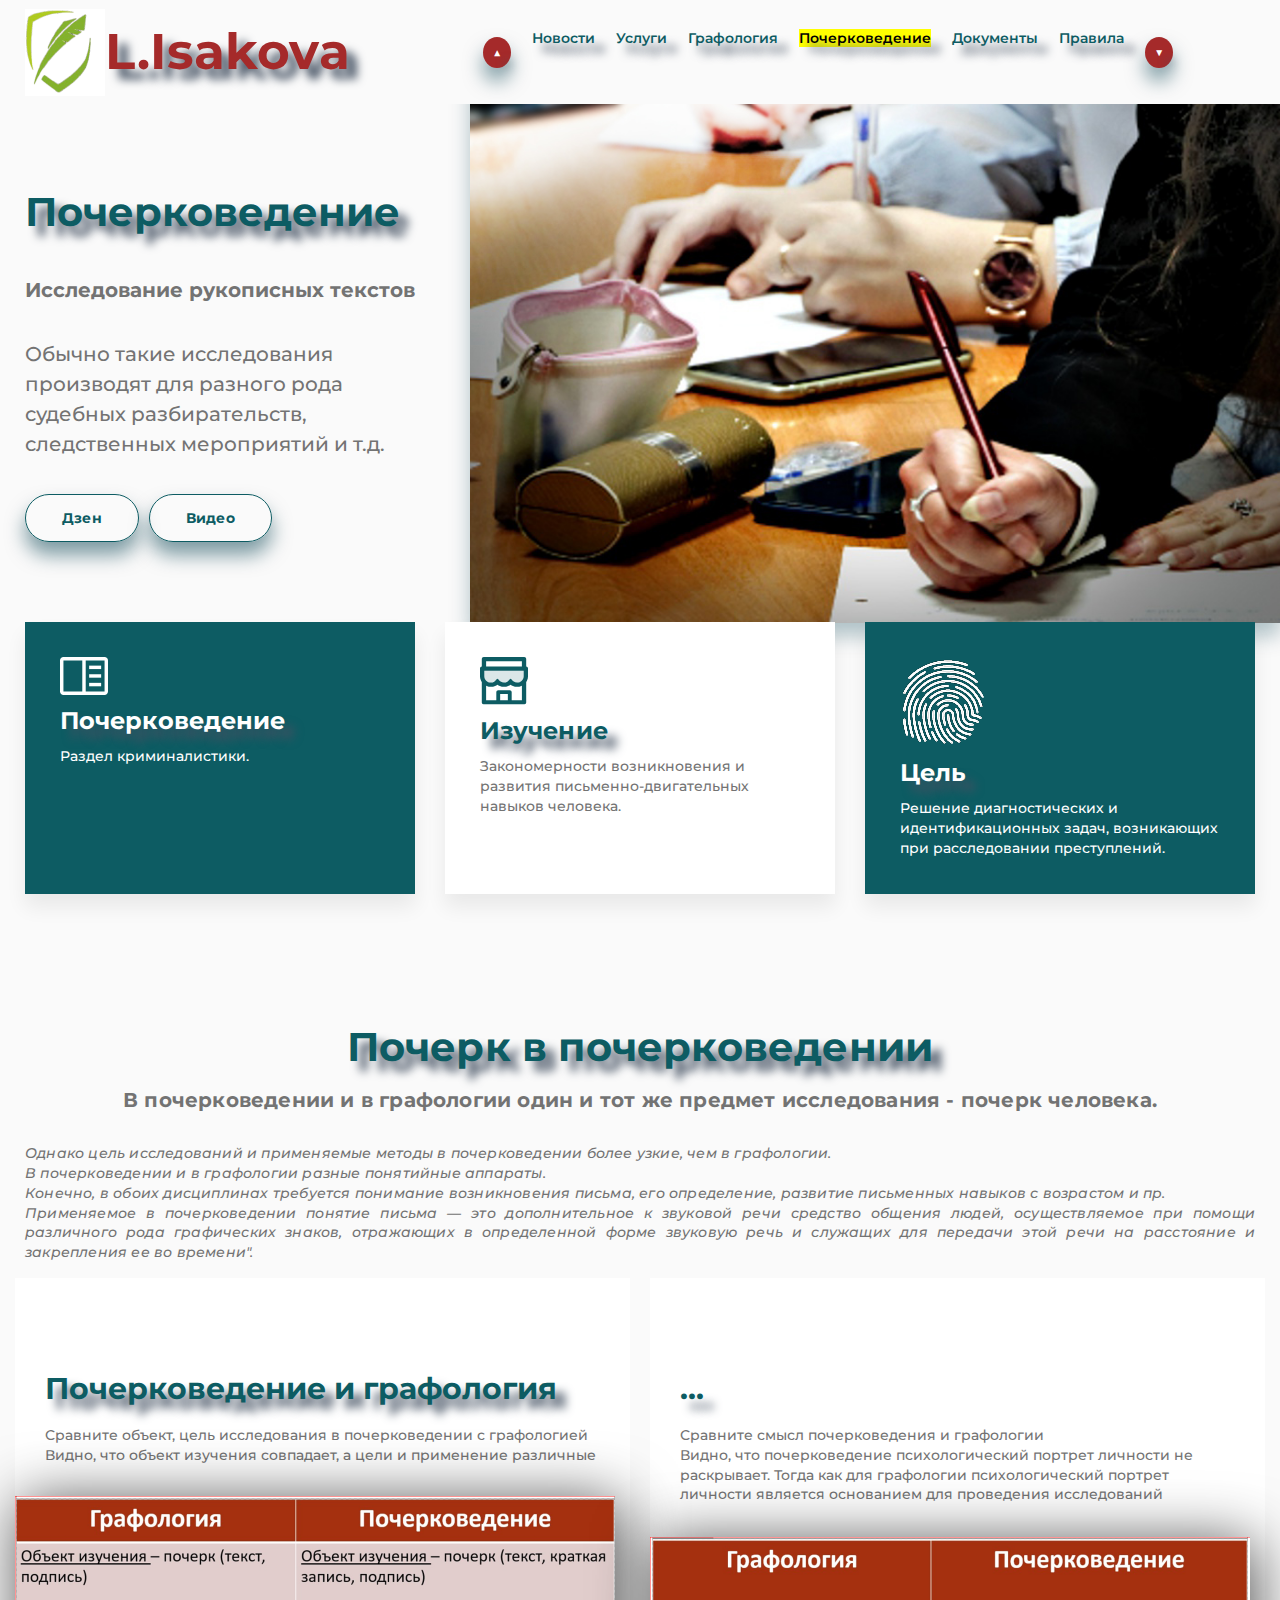
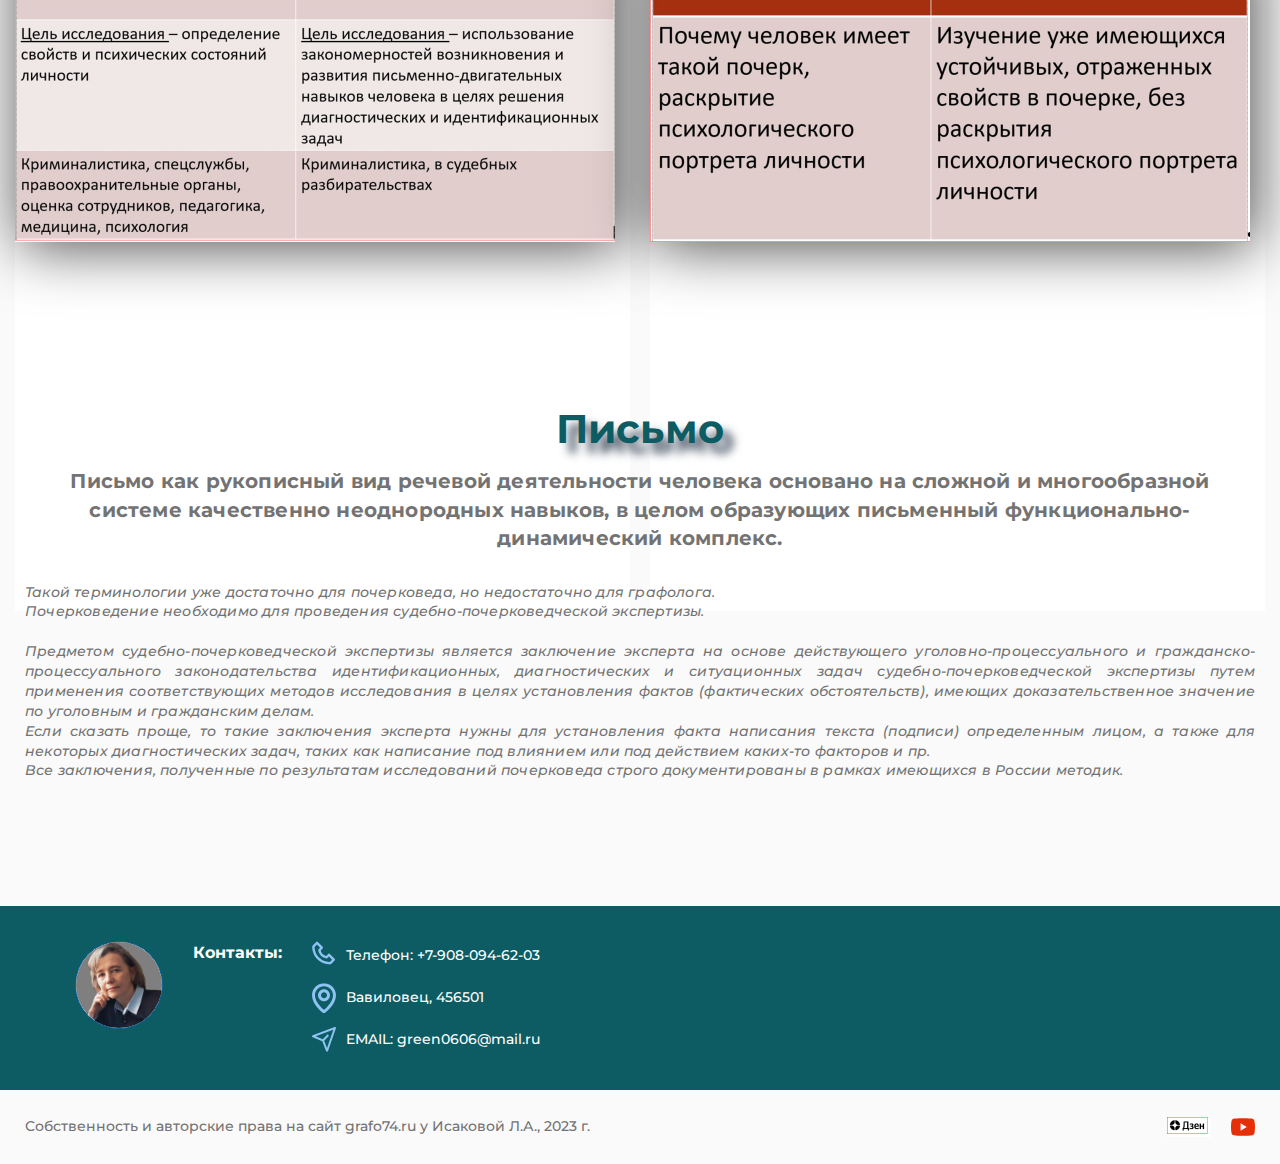
<file: handwriting.html>
<!DOCTYPE html>
<html lang="ru">
	<head>
		<meta charset="UTF-8" />
		<meta http-equiv="Content-Type" content="text/html; charset=utf-8" />
		<meta name="viewport" content="width=device-width, initial-scale=1.0, maximum-scale=1.0, user-scalable=0">
		<meta name="description" content="Графолог, эксперт-почерковед, юрист Исакова Л.А." />
		<meta property="og:title" content="Графолог, эксперт-почерковед, юрист Исакова Л.А." />
		<meta property="og:description" content="Графолог, эксперт-почерковед, юрист Исакова Л.А." />
		<meta property="og:type" content="website" />
		<meta name="format-detection" content="telephone=no" />
		<meta http-equiv="x-dns-prefetch-control" content="on" />
		<link href="https://fonts.googleapis.com/css?family=Montserrat:regular,500,600,700,800&display=swap" rel="stylesheet" />
		<title>handwriting</title>
		<link rel="stylesheet" href="css/style_hand.css">
	</head>
	
	<body>
			<!------------------------------Start wrapper ---------------------------------------------->
		<div class="wrapper">
			
			<!------------------------------Start header ------------------------------------------>
			<header class="header">
				<div class="header__container _container">
				<a href="index.html" class="header__logo"><img src="img/Green_List.png" alt="Green_List"></a> 
					<a href="#bottom" class="header__logo">
						L.Isakova
					</a>
					
					<nav class="header__menu menu">

						<ul class="menu__list">
							

							<li class="menu__item">
								<a href="index.html" class="main-block__button_orange main-block__button_orange">▲</a>
							</li>
							
							<li class="menu__item">
								<a href="news.html" class="menu__link">Новости</a>
							</li>
							
							<li class="menu__item">
								<a href="services.html" class="menu__link">Услуги</a>
							</li>
							
							<li class="menu__item">
								<a href="graphology.html" class="menu__link">Графология</a>
							</li>

							<li class="menu__item">
								<a href="handwriting.html" class="menu__link"><mark>Почерковедение</mark></a>
							</li>
							
								<li class="menu__item">
								<a href="documentation.html" class="menu__link">Документы</a>
							</li>
							
							<li class="menu__item">
								<a href="rules.html" class="menu__link">Правила</a>
							</li>
							<li class="menu__item">
								<a href="#bottom" class="main-block__button_orange main-block__button_orange">▼</a>
							</li>
						</ul>
					
					</nav>
				</div>
			</header>
				<!---------------------------finish header ---------------------->

				<!---------------------------Start Введение--------------------->
			<main class="page">
				<div class="page__main-block main-block">
					<div class="main-block__container _container">
						<div class="main-block__body">
							<h1 class="main-block__title">Почерковедение</h1>
							<h2 class="main-block__subtitle">Исследование рукописных текстов</h2>
							<div class="main-block__text">
								<p>Обычно такие исследования производят для разного рода судебных разбирательств, следственных мероприятий и т.д.</p>
							</div>
							<div class="main-block__buttons">
								<a href="https://dzen.ru/id/5f3379ecd29b7820ca736741" class="main-block__button main-block__button_border">Дзен</a>
								<a href="https://www.youtube.com/channel/UC00yB3zaHb1XQrj37Jrp6ew" class="main-block__button main-block__button_border">Видео</a>
							</div>
						</div>
					</div>
					<div class="main-block__image _ibg">
						<img src="img/handwriting/hand_cover.jpg" alt="cover">
					</div>
				</div>
				<!---------------------------finish Finance ------------------------->

				<!----------Start service ------3 Колонки---Графология - наука? ... ---------->
				<section class="page__services services">
					<div class="services__container _container">
						<div class="services__body">
                
							<!-- --------- column 1 ------------ Привычка -------------------------- -->
							<div class="services__column">
								<div class="services__item item-service item-service_green">
									<div class="item-service__icon"><img src="img/services/03_Window.svg" alt="Window"></div>
							
									<h3 class="item-service__title">Почерковедение</h3>
									<div class="item-service__text">
										<p>
											Раздел криминалистики.
									  </p>
									</div>
								</div>
							</div>
				            
							<!-- --------- column 2 ------------ Индивидуальные нюансы -------------------- -->
							<div class="services__column">
								<div class="services__item item-service">
									<div class="item-service__icon"><img src="img/services/02_House.svg" alt="House"></div>
									<h3 class="item-service__title">Изучение</h3>
									<div class="item-service__text">Закономерности возникновения и развития письменно-двигательных навыков человека.</div>
								</div>
							</div>

							<!-- --------- column 3 -----------Обучение -------------------- -->
							<div class="services__column">
								<div class="services__item item-service item-service_green">
									<div class="item-service__icon"><img src="img/graphology/fingerprint_w.png" alt="fingerprint"></div>
									<h3 class="item-service__title">Цель</h3>
									<div class="item-service__text">
										<p>Решение диагностических и идентификационных задач, возникающих при расследовании преступлений.</p>
									</div>
								</div>
							</div>
						</div>
					</div>
				</section>
				<!---------------------------finish service ----------------------------------->

				<!---------------------------Start practice -----Возможности графологии ...---->
				<section class="page__practice practice">
					<div class="practice__container _container">
						<div class="practice__header header-block">
							<h2 class="header-block__title">Почерк в почерковедении</h2>
							<div class="header-block__sub-title">
								В почерковедении и в графологии один и тот же предмет исследования - почерк человека. 
							</div>
							<div class="header-block__text">
								<p>Однако цель исследований и применяемые методы в почерковедении более узкие, чем в графологии.</p> 
								<p>В почерковедении и в графологии разные понятийные аппараты.</p> 
								<p>Конечно, в обоих дисциплинах требуется понимание возникновения письма, его определение, развитие письменных навыков с возрастом и пр.</p>
							<p>Применяемое в почерковедении понятие письма — это дополнительное к звуковой речи средство общения людей, осуществляемое при помощи различного рода графических знаков, отражающих в определенной форме звуковую речь и служащих для передачи этой речи на расстояние и закрепления ее во времени".</p>
															
							</div>
						</div>

						<div class="practice__body">

			             	<!----- page__practice ----Практика-------column 1-----Анализ----->
							
				           <!-- <div class="categories__items"> -->

							<div class="practice__column">
									
								<article class="practice__item item-practice">
									    <div class="item-practice__content">
										    <div class="item-practice__link"><h4 class="item-practice__title">Почерковедение и графология</h4>
											</div>
										    
											<div class="item-practice__text">
												<p>Сравните объект, цель исследования в почерковедении с графологией</p>
												<p>Видно, что объект изучения совпадает, а цели и применение различные</p>
										    </div>
									    </div>
										
										<div class="item-practice__image ibg">
											<img src="img/handwriting/text1.png" alt="text1">
										</div>
									</article>
							   </div>

							        <!----- page__practice ----Практика-------column 2-----Оценка----->
							
							   <div class="practice__column">
								    <article class="practice__item item-practice">
									    <div class="item-practice__content">
										    <div class="item-practice__link"><h4 class="item-practice__title">...</h4>
											</div>
										    <div class="item-practice__text">
											<p>Сравните смысл почерковедения и графологии</p>
											<p>Видно, что почерковедение психологический портрет личности не раскрывает. Тогда как для графологии психологический портрет личности является основанием для проведения исследований</p>
										</div>
									    </div>
									      
										<div class="item-practice__image ibg">
											<img src="img/handwriting/text2.png" alt="text2">
										</div>
								    </article>
								</div>
							</div>
							<div class="practice__header header-block">
								<h2 class="header-block__title">Письмо</h2>
								<div class="header-block__sub-title">
									Письмо как рукописный вид речевой деятельности человека основано на сложной и многообразной системе качественно неоднородных навыков, в целом образующих письменный функционально-динамический комплекс. 
								</div>
								<div class="header-block__text">
						<p>Такой терминологии уже достаточно для почерковеда, но недостаточно для графолога.</p>
					<p>Почерковедение необходимо для проведения судебно-почерковедческой экспертизы.</p>
					<br>
				<p>Предметом судебно-почерковедческой экспертизы является заключение эксперта на основе действующего уголовно-процессуального и гражданско-процессуального законодательства идентификационных, диагностических и ситуационных задач судебно-почерковедческой экспертизы путем применения соответствующих методов исследования в целях установления фактов (фактических обстоятельств), имеющих доказательственное значение по уголовным и гражданским делам.</p>
			<p>Если сказать проще, то такие заключения эксперта нужны для установления факта написания текста (подписи) определенным лицом, а также для некоторых диагностических задач, таких как написание под влиянием или под действием каких-то факторов и пр.</p>
		<p>Все заключения, полученные по результатам исследований почерковеда строго документированы в рамках имеющихся в России методик.</p>
																
								</div>
							</div>
	
							
						</div>
					</div>
				</section>
				<!---------finish practice --------------------->
					</main>
								<!-------------------------------------- start footer ----------------------------------->
								<footer class="footer">
									<div class="footer__top">
										<div class="footer__main _container">
											<div class="footer__row">
													<div class="avatar">
														<img alt src="img/la.png" loading="lazy">
													</div>
													
													<div class="footer__label" id="bottom">Контакты:</div>
													
													<div class="footer__contacts contacts-footer">
													
														<a href="tel:+7-908-094-62-03" class="contacts-footer__item contacts-footer__item_phone">Телефон: +7-908-094-62-03</a>
													
														<div class="contacts-footer__item contacts-footer__item_map">Вавиловец, 456501
														</div>
													
														<a href="mailto:green0606@mail.ru" class="contacts-footer__item contacts-footer__item_email">EMAIL: green0606@mail.ru</a>
													</div>
											</div>
										</div>
									</div>
		
			
									<div class="footer__bottom">
											<div class="footer__container _container">
												<div class="footer__copy">Собственность и авторские права на сайт grafo74.ru у Исаковой Л.А.,
													2023 г.
												</div>
												<div class="footer__social social">
													<a href="https://dzen.ru/id/5f3379ecd29b7820ca736741" class="social__item">
														<img src="img/footer/social/Дзен.png" alt="Дзен">
													</a>
													<a href="https://www.youtube.com/channel/UC00yB3zaHb1XQrj37Jrp6ew" class="social__item">
														<img src="img/footer/social/04.svg" alt="social">
													</a>
												</div>
												</div>
											</div>
								</footer>
								<!--------------------------------------------- fginish footer ------------------>
		</div>
		<!--------------------------------------------- fginish wrapper -------------------------------->
		
					<script src="js/script.js"></script>
		
	</body>
</html>
</file>
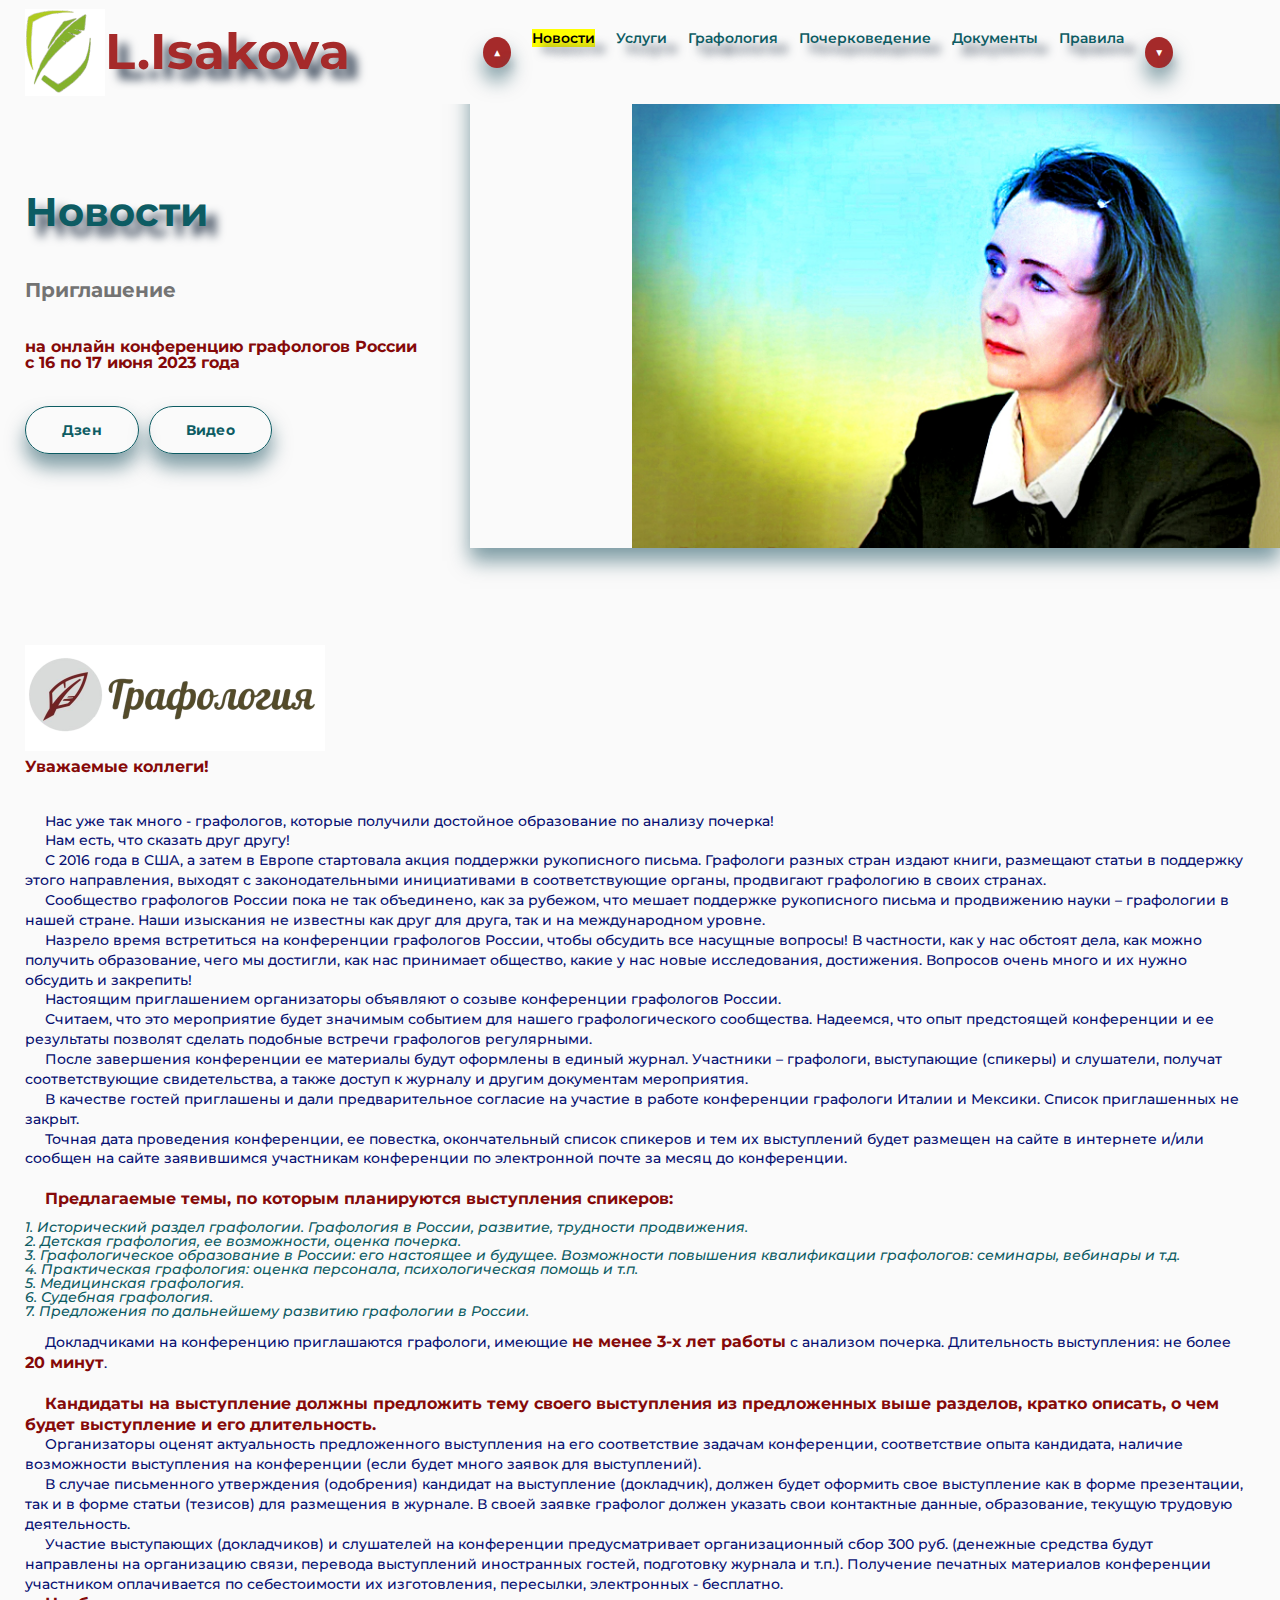
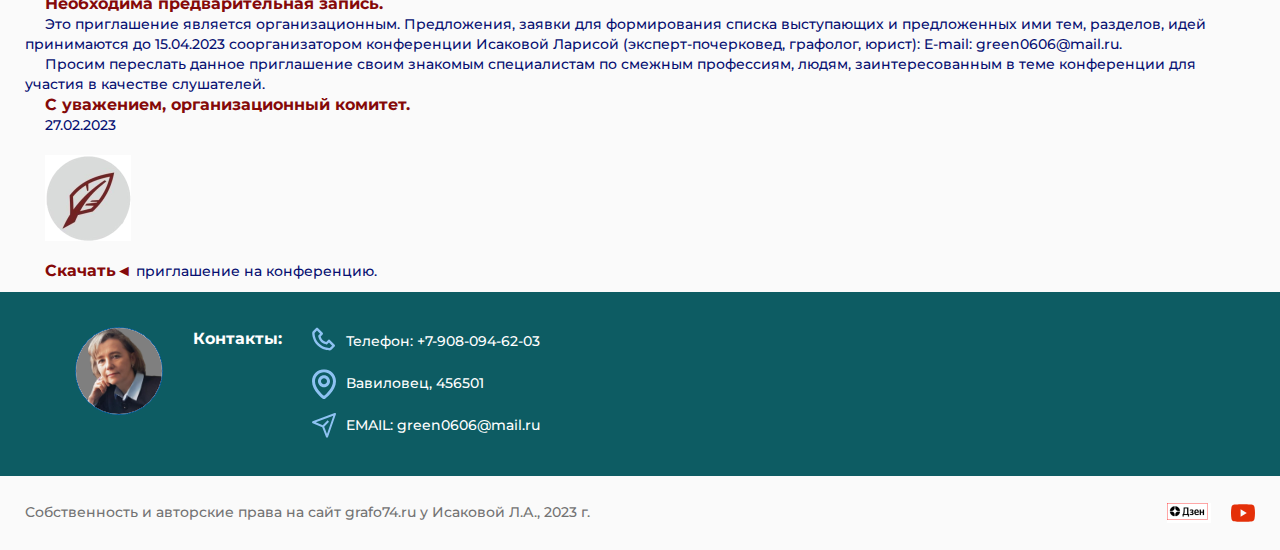
<file: news.html>
<!DOCTYPE html>
<html lang="ru">
	<head>
		<meta charset="UTF-8" />
		<meta http-equiv="Content-Type" content="text/html; charset=utf-8" />
		<meta name="viewport" content="width=device-width, initial-scale=1.0, maximum-scale=1.0, user-scalable=0">
		<meta name="description" content="Графолог, эксперт-почерковед, юрист Исакова Л.А." />
		<meta property="og:title" content="Графолог, эксперт-почерковед, юрист Исакова Л.А." />
		<meta property="og:description" content="Графолог, эксперт-почерковед, юрист Исакова Л.А." />
		<meta property="og:type" content="website" />
		<meta name="format-detection" content="telephone=no" />
		<meta http-equiv="x-dns-prefetch-control" content="on" />
		<link href="https://fonts.googleapis.com/css?family=Montserrat:regular,500,600,700,800&display=swap" rel="stylesheet" />
		<title>news</title>
		<link rel="stylesheet" href="css/style_news.css">
	</head>
	
	<body>
			<!------------------------------Start wrapper ---------------------------------------------->
		<div class="wrapper">
			
			<!------------------------------Start header ------------------------------------------>
			<header class="header">
				<div class="header__container _container">
				<a href="index.html" class="header__logo"><img src="img/Green_List.png" alt="Green_List"></a> 
					<a href="#bottom" class="header__logo">
						L.Isakova
					</a>
					
					<nav class="header__menu menu">

						<ul class="menu__list">
							

							<li class="menu__item">
								<a href="index.html" class="main-block__button_orange main-block__button_orange">▲</a>
							</li>
							
							<li class="menu__item">
								<a href="news.html" class="menu__link"><mark>Новости</mark></a>
							</li>

							<li class="menu__item">
								<a href="services.html" class="menu__link">Услуги</a>
							</li>
							
							<li class="menu__item">
								<a href="graphology.html" class="menu__link">Графология</a>
							</li>
							
							<li class="menu__item">
								<a href="handwriting.html" class="menu__link">Почерковедение</a>
							</li>

								<li class="menu__item">
								<a href="documentation.html" class="menu__link">Документы</a>
							</li>
							
							<li class="menu__item">
								<a href="rules.html" class="menu__link">Правила</a>
							</li>
							<li class="menu__item">
								<a href="#bottom" class="main-block__button_orange main-block__button_orange">▼</a>
							</li>
						</ul>
					
					</nav>
				</div>
			</header>

				<!---------------------------Start Finance ------Введение--------------------->
			<main class="page">
				<div class="page__main-block main-block">
					<div class="main-block__container _container">
						<div class="main-block__body">
							<h1 class="main-block__title">Новости</h1>
							<h2 class="main-block__subtitle">Приглашение</h2>
							<p><span class="bigred">на онлайн конференцию графологов России с 16 по 17 июня 2023 года 
								</span></p>
								<div class="main-block__buttons">
									<a href="https://dzen.ru/id/5f3379ecd29b7820ca736741" class="main-block__button main-block__button_border">Дзен</a>
									<a href="https://www.youtube.com/channel/UC00yB3zaHb1XQrj37Jrp6ew" class="main-block__button main-block__button_border">Видео</a>
									</div>
						</div>
					</div>
					<div class="main-block__image _ibg">
						<img src="img/News_cover.jpg" alt="cover">
					</div>
				</div>
							<!-- --------- column 1 ------------Rules-------- -->

				<section class="page__Rules Rules">

					<div class="Rules__container _container">
					</div>
									
							<!-- --------- column 2 ------------Rules -->

					<div class="Rules__container _container">
								<div class="items__body">
													<div class="item-Rules__icon"><img src="img/List_Graf_min.png" 	alt="Лист"></div>
							<h2 class="main-block__subtitle"><span class="bigred">Уважаемые коллеги!</span></h2>									
										<div class="item-Rules__text">
											<p>Нас уже так много - графологов, которые получили достойное образование по анализу почерка! 
											<p>Нам есть, что сказать друг другу!</p>
											<p>С 2016 года в США, а затем в Европе стартовала акция поддержки рукописного письма. Графологи разных стран издают книги, размещают статьи в поддержку этого направления, выходят с законодательными инициативами в соответствующие органы, продвигают графологию в своих странах.</p> 
											<p>Сообщество графологов России пока не так объединено, как за рубежом, что мешает поддержке рукописного письма и продвижению науки – графологии в нашей стране. Наши изыскания не известны как друг для друга, так и на международном уровне.</p> 
											<p>Назрело время встретиться на конференции графологов России, чтобы обсудить все насущные вопросы! В частности, как у нас обстоят дела, как можно получить образование, чего мы достигли, как нас принимает общество, какие у нас новые исследования, достижения. Вопросов очень много и их нужно обсудить и закрепить!</p> 
										  <p>Настоящим приглашением организаторы объявляют о созыве конференции графологов России.</p>
											<p>Считаем, что это мероприятие будет значимым событием для нашего графологического сообщества. Надеемся, что опыт предстоящей конференции и ее результаты позволят сделать подобные встречи графологов регулярными.</p>
											<p>После завершения конференции ее материалы будут оформлены в единый журнал. Участники – графологи, выступающие (спикеры) и слушатели, получат соответствующие свидетельства, а также доступ к журналу и другим документам мероприятия.</p>
											<p>В качестве гостей приглашены и дали предварительное согласие на участие в работе конференции графологи Италии и Мексики. Список приглашенных не закрыт.</p> 
											<p>Точная дата проведения конференции, ее повестка, окончательный список спикеров и тем их выступлений будет размещен на сайте в интернете и/или сообщен на сайте заявившимся участникам конференции по электронной почте за месяц до конференции.</p>
											<br>
								<p><span class="bigred">Предлагаемые темы, по которым планируются выступления спикеров:</span></p>
										</div>
									</div>
								</div>
					</div>
																
								  
												<!-- --------- column 2 ------------Rules-------- -->
					<div class="Rules__container _container">
						<div class="Rules__body">
															 <!-- <div class="content"> -->
								
															<!-- <section class="items">
															<h2 class="items__title title">Правила подачи почерка для детей</h2> -->
							<div class="item-Rules-Blue__text">
									<i><p>1.	Исторический раздел графологии. Графология в России, развитие, трудности продвижения.</p></i>
									<i><p>2.	Детская графология, ее возможности, оценка почерка.</p></i>
									<i><p>3.	Графологическое образование в России: его настоящее и будущее. Возможности повышения квалификации графологов: семинары, вебинары и т.д.</p></i>
									<i><p>4.	Практическая графология: оценка персонала, психологическая помощь и т.п.</p></i>
									<i><p>5.	Медицинская графология.</p></i>
									<i><p>6.	Судебная графология.</p></i>
									<i><p>7.	Предложения по дальнейшему развитию графологии в России.</p></i>
													</div>			
								<br>
							<div class="item-Rules__text">
							<p>Докладчиками на конференцию приглашаются графологи, имеющие <span class="bigred">не менее 3-х лет работы</span> с анализом почерка. Длительность выступления: не более <span class="bigred">20 минут</span>.</p>
									<br>
									<p><span class="bigred">Кандидаты на выступление должны предложить тему своего выступления из предложенных выше разделов, кратко описать, о чем будет выступление и его длительность.</span></p>
									<p>Организаторы оценят актуальность предложенного выступления на его соответствие задачам конференции, соответствие опыта кандидата, наличие возможности выступления на конференции (если будет много заявок для выступлений).<p>
									<p>В случае письменного утверждения (одобрения) кандидат на выступление (докладчик), должен будет оформить свое выступление как в форме презентации, так и в форме статьи (тезисов) для размещения в журнале. В своей заявке графолог должен указать свои контактные данные, образование, текущую трудовую деятельность.</p>
									<p>Участие выступающих (докладчиков) и слушателей на конференции предусматривает организационный сбор 300 руб. (денежные средства будут направлены на организацию связи, перевода выступлений иностранных гостей, подготовку журнала и т.п.). Получение печатных материалов конференции участником оплачивается по себестоимости их изготовления, пересылки, электронных - бесплатно.</p>
									<p><span class="bigred">Необходима предварительная запись.</span></p> 
									<p>Это приглашение является организационным. Предложения, заявки для формирования списка выступающих и предложенных ими тем, разделов, идей принимаются до 15.04.2023 соорганизатором конференции Исаковой Ларисой (эксперт-почерковед, графолог, юрист): E-mail: green0606@mail.ru.</p>
									<p>Просим переслать данное приглашение своим знакомым специалистам по смежным профессиям, людям, заинтересованным в теме конференции для участия в качестве слушателей.</p>
									<p><span class="bigred">С уважением, организационный комитет.</span></p>
									<p>27.02.2023</p>
									<br>
									<div class="item-Rules__icon"><img src="img/List_min.png" 	alt="Лист"></div>
									<br>
									<p><a href="docx/Приглашение на конференцию графологов 2023.02.27.docx" download="" title="Нажмите: Скачать. Появится приглашение на конференцию. Распечатайте приглашение."><span class="bigred">Скачать◄</span> приглашение на конференцию.</a></p>

							</div>
						</div>
					</div>
				</section>

												
				<!---------------------------finish Rules ------------------------->

			</main>
								<!-------------------------------------- start footer ----------------------------------->
								<footer class="footer">
									<div class="footer__top">
										<div class="footer__main _container">
											<div class="footer__row">
													<div class="avatar">
														<img alt src="img/la.png" loading="lazy">
													</div>
													
													<div class="footer__label" id="bottom">Контакты:</div>
													
													<div class="footer__contacts contacts-footer">
													
														<a href="tel:+7-908-094-62-03" class="contacts-footer__item contacts-footer__item_phone">Телефон: +7-908-094-62-03</a>
													
														<div class="contacts-footer__item contacts-footer__item_map">Вавиловец, 456501
														</div>
													
														<a href="mailto:green0606@mail.ru" class="contacts-footer__item contacts-footer__item_email">EMAIL: green0606@mail.ru</a>
													</div>
											</div>
										</div>
									</div>
		
			
									<div class="footer__bottom">
											<div class="footer__container _container">
												<div class="footer__copy">Собственность и авторские права на сайт grafo74.ru у Исаковой Л.А.,
													2023 г.
												</div>
												<div class="footer__social social">
													<a href="https://dzen.ru/id/5f3379ecd29b7820ca736741" class="social__item">
														<img src="img/footer/social/Дзен.png" alt="Дзен">
													</a>
													<a href="https://www.youtube.com/channel/UC00yB3zaHb1XQrj37Jrp6ew" class="social__item">
														<img src="img/footer/social/04.svg" alt="social">
													</a>
												</div>
												</div>
											</div>
								</footer>
								<!--------------------------------------------- fginish footer ------------------>
				</div>
		<!--------------------------------------------- fginish wrapper -------------------------------->
		
					<script src="js/script.js"></script>
		
	</body>
</html>
</file>
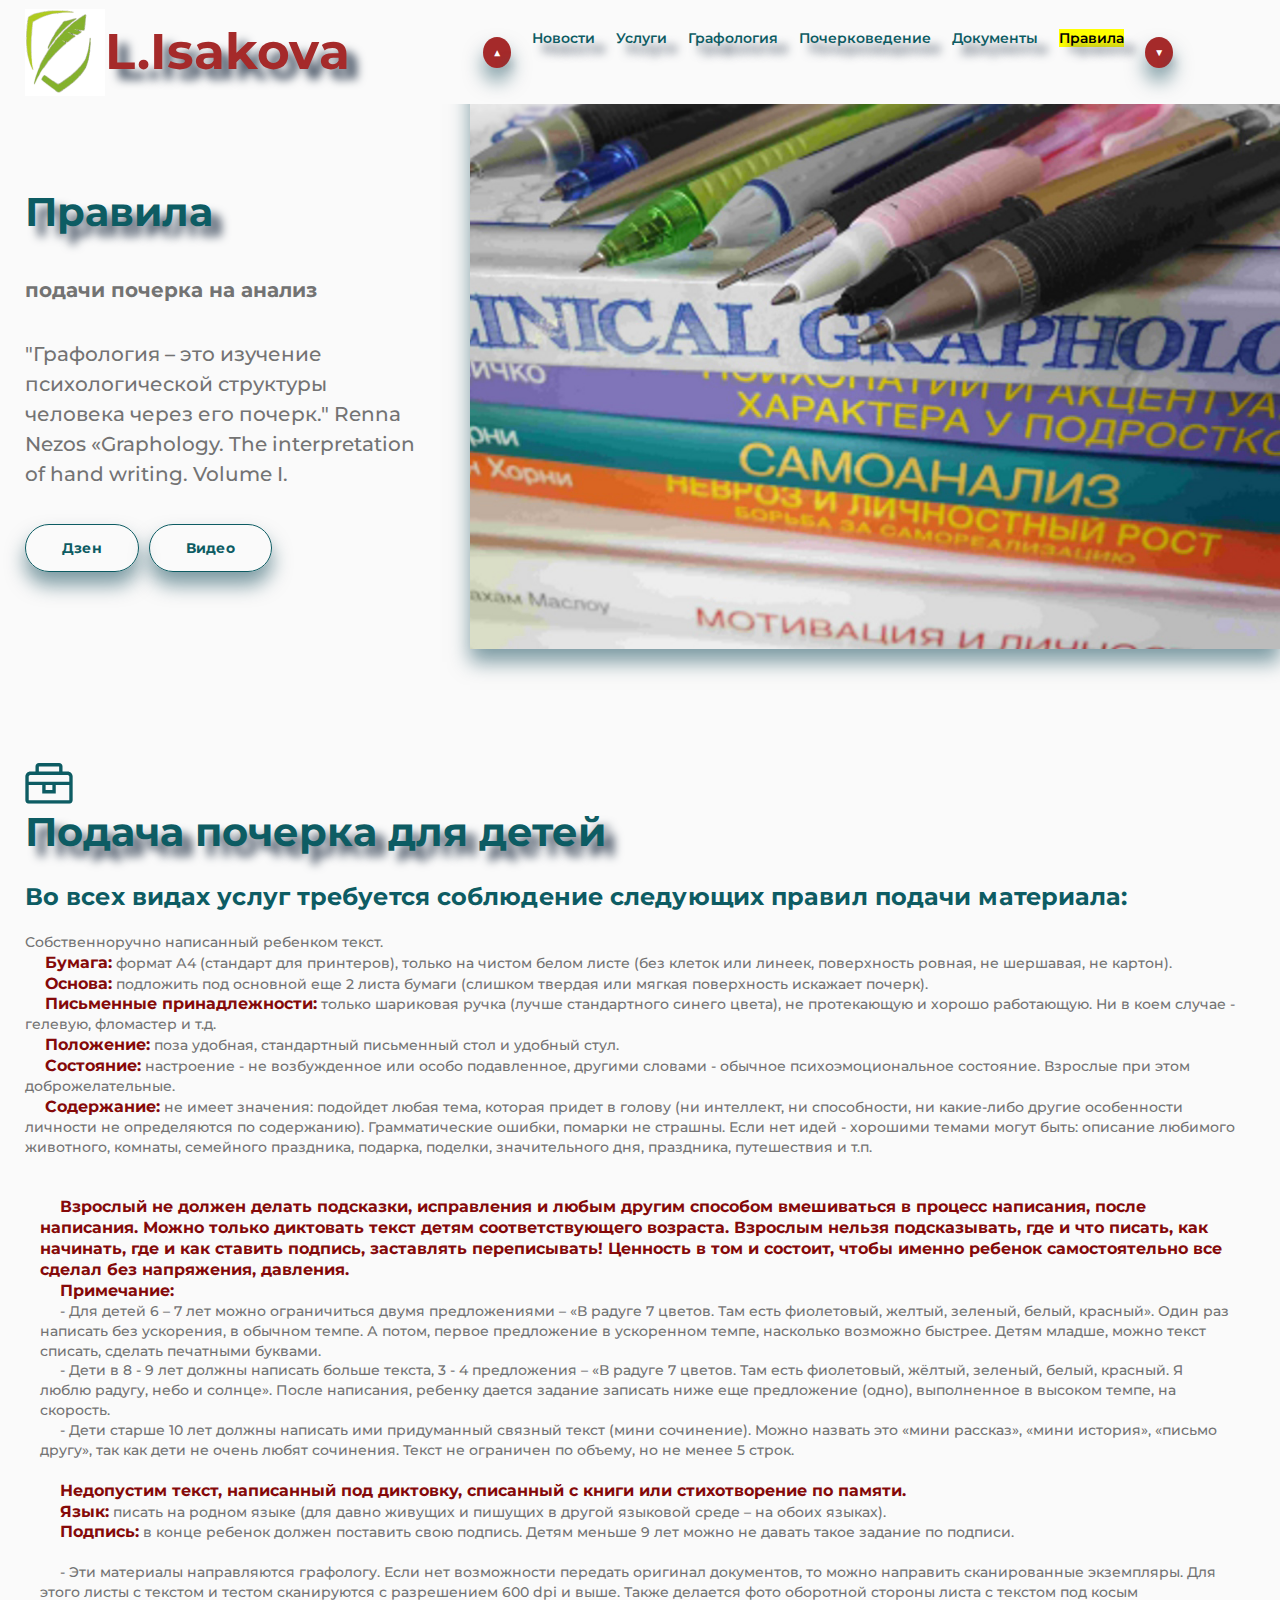
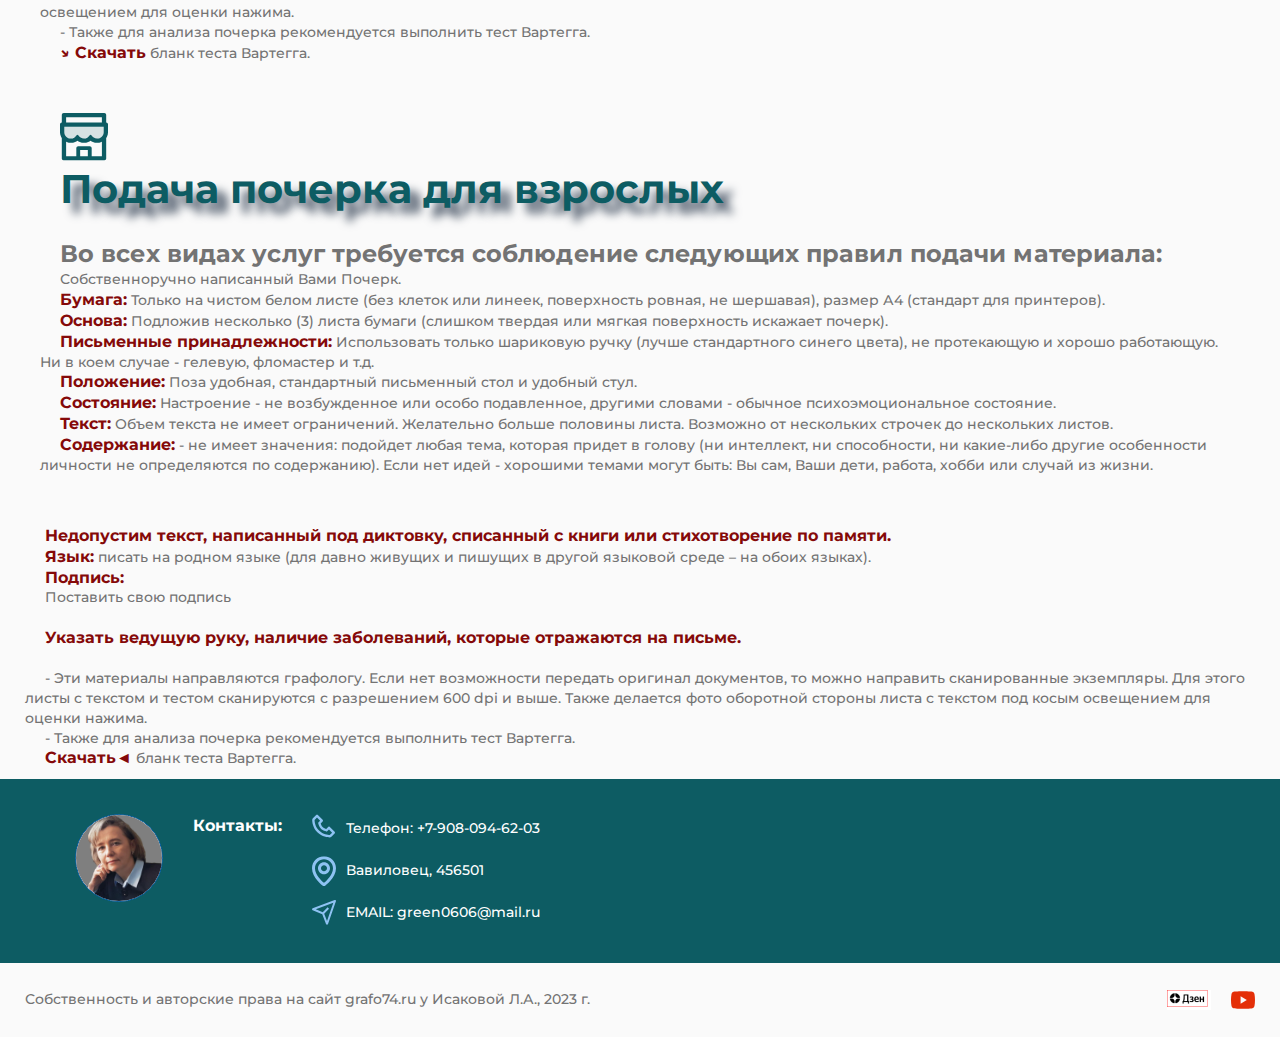
<file: rules.html>
<!DOCTYPE html>
<html lang="ru">
	<head>
		<meta charset="UTF-8" />
		<meta http-equiv="Content-Type" content="text/html; charset=utf-8" />
		<meta name="viewport" content="width=device-width, initial-scale=1.0, maximum-scale=1.0, user-scalable=0">
		<meta name="description" content="Графолог, эксперт-почерковед, юрист Исакова Л.А." />
		<meta property="og:title" content="Графолог, эксперт-почерковед, юрист Исакова Л.А." />
		<meta property="og:description" content="Графолог, эксперт-почерковед, юрист Исакова Л.А." />
		<meta property="og:type" content="website" />
		<meta name="format-detection" content="telephone=no" />
		<meta http-equiv="x-dns-prefetch-control" content="on" />
		<link href="https://fonts.googleapis.com/css?family=Montserrat:regular,500,600,700,800&display=swap" rel="stylesheet" />
		<title>rules</title>
		<link rel="stylesheet" href="css/style_rules.css">
	</head>
	
	<body>
			<!------------------------------Start wrapper ---------------------------------------------->
		<div class="wrapper">
			
			<!------------------------------Start header ------------------------------------------>
			<header class="header">
				<div class="header__container _container">
				<a href="index.html" class="header__logo"><img src="img/Green_List.png" alt="Green_List"></a> 
					<a href="#bottom" class="header__logo">
						L.Isakova
					</a>
					
					<nav class="header__menu menu">

						<ul class="menu__list">
							

							<li class="menu__item">
								<a href="index.html" class="main-block__button_orange main-block__button_orange">▲</a>
							</li>
							
							<li class="menu__item">
								<a href="news.html" class="menu__link">Новости</a>
								<!-- ----------------------------------------------------Сделал news.html ------------->
							</li>
							
							<li class="menu__item">
								<a href="services.html" class="menu__link">Услуги</a>
							</li>
							
							<li class="menu__item">
								<a href="graphology.html" class="menu__link">Графология</a>
								<!-- ----------------------------------------------сделал graphology.html ------------->
							</li>
							
							<li class="menu__item">
								<a href="handwriting.html" class="menu__link">Почерковедение</a>
								<!-- ----------------------------------------------handwriting.html ---В работе --->
							</li>

								<li class="menu__item">
								<a href="documentation.html" class="menu__link">Документы</a>
								<!-- ----------------------------------------------Сделал documentation.html ------------->
							</li>

							<li class="menu__item">
								<a href="rules.html" class="menu__link"><mark>Правила</mark></a>
							</li>

							<li class="menu__item">
								<a href="#bottom" class="main-block__button_orange main-block__button_orange">▼</a>
							</li>
						</ul>
					
					</nav>
				</div>
			</header>
				<!---------------------------finish header ---------------------->

				<!---------------------------Start Finance ------Введение--------------------->
			<main class="page">
				<div class="page__main-block main-block">
					<div class="main-block__container _container">
						<div class="main-block__body">
							<h1 class="main-block__title">Правила</h1>
							<h2 class="main-block__subtitle">подачи почерка на анализ</h2>
							<div class="main-block__text">"Графология – это изучение психологической структуры человека через его почерк." Renna Nezos «Graphology. The interpretation of hand writing. Volume I.
							</div>
							<div class="main-block__buttons">
								<a href="https://dzen.ru/id/5f3379ecd29b7820ca736741" class="main-block__button main-block__button_border">Дзен</a>
								<a href="https://www.youtube.com/channel/UC00yB3zaHb1XQrj37Jrp6ew" class="main-block__button main-block__button_border">Видео</a>
							</div>
						</div>
					</div>
					<div class="main-block__image _ibg">
						<img src="img/Rules_cover.jpg" alt="cover">
					</div>
				</div>
							<!-- --------- column 1 ------------Rules-------- -->

				<section class="page__Rules Rules">
					<div class="Rules__container _container">
						<div class="Rules__body">
 							<!-- <div class="content"> -->

							<!-- <section class="items">
							<h2 class="items__title title">Правила подачи почерка для детей</h2> -->
							<div class="items__item">
									<div class="items__text">
										<div class="item-Rules__icon"><img src="img/services/01_Bag.svg" 	alt="Environmental Consulting"></div>
									
										<div class="what__title title">Подача почерка для детей</div>

										<h3 class="item-Rules__title">Во всех видах услуг требуется соблюдение следующих правил подачи материала:</h3>
										
										<div class="item-Rules__text">
											<br
											<p>Собственноручно написанный ребенком текст.</p>
											<p><span class="bigred">Бумага:</span> формат А4 (стандарт для принтеров), только на чистом белом листе (без клеток или линеек, поверхность ровная, не шершавая, не картон).</p>
										  	<p><span class="bigred">Основа:</span> подложить под основной еще 2 листа бумаги (слишком твердая или мягкая поверхность искажает почерк).</p>
										  	<p><span class="bigred">Письменные принадлежности:</span> только шариковая ручка (лучше стандартного синего цвета), не протекающую и хорошо работающую. Ни в коем случае - гелевую, фломастер и т.д.</p>
											<p><span class="bigred">Положение:</span> поза удобная, стандартный письменный стол и удобный стул.</p>
											<p><span class="bigred">Состояние:</span> настроение - не возбужденное или особо подавленное, другими словами - обычное психоэмоциональное состояние. Взрослые при этом доброжелательные.</p>
											<p><span class="bigred">Содержание:</span> не имеет значения: подойдет любая тема, которая придет в голову (ни интеллект, ни способности, ни какие-либо другие особенности личности не определяются по содержанию). Грамматические ошибки, помарки не страшны. Если нет идей - хорошими темами могут быть: описание любимого животного, комнаты, семейного праздника, подарка, поделки, значительного дня, праздника, путешествия и т.п.</p> 
										</div>
									</div>
								</div>
							</div>
					
              
							<!-- --------- column 2 ------------Rules-------- -->
						<div class="Rules__container _container">
							<div class="Rules__body">
										 <!-- <div class="content"> -->
			
										<!-- <section class="items">
										<h2 class="items__title title">Правила подачи почерка для детей</h2> -->
								<div class="item-Rules__text">
													<p><span class="bigred">Взрослый не должен делать подсказки, исправления и любым другим способом вмешиваться в процесс написания, после написания. Можно только диктовать текст детям соответствующего возраста. Взрослым нельзя подсказывать, где и что писать, как начинать, где и как ставить подпись, заставлять переписывать! Ценность в том и состоит, чтобы именно ребенок самостоятельно все сделал без напряжения, давления.</span></p>
													<p><span class="bigred">Примечание:</span></p>
													<ul class="what__list">
													  <li>- Для детей 6 – 7 лет можно ограничиться двумя предложениями – «В радуге 7 цветов. Там есть фиолетовый, желтый, зеленый, белый, красный». Один раз написать без ускорения, в обычном темпе. А потом, первое предложение в ускоренном темпе, насколько возможно быстрее. Детям младше, можно текст списать, сделать печатными буквами.</li>
													  <li>- Дети в 8 - 9 лет должны написать больше текста, 3 - 4 предложения – «В радуге 7 цветов. Там есть фиолетовый, жёлтый, зеленый, белый, красный. Я люблю радугу, небо и солнце». После написания, ребенку дается задание записать ниже еще предложение (одно), выполненное в высоком темпе, на скорость.</li>
													  <li>- Дети старше 10 лет должны написать ими придуманный связный текст (мини сочинение). Можно назвать это «мини рассказ», «мини история», «письмо другу», так как дети не очень любят сочинения. Текст не ограничен по объему, но не менее 5 строк.</li>
													</ul>
													<br>
													<p><span class="bigred">Недопустим текст, написанный под диктовку, списанный с книги или стихотворение по памяти.</span></p>
													<p><span class="bigred">Язык:</span> писать на родном языке (для давно живущих и пишущих в другой языковой среде – на обоих языках).</p>
													<p><span class="bigred">Подпись:</span> в конце ребенок должен поставить свою подпись. Детям меньше 9 лет можно не давать такое задание по подписи.</p>
													<br>
													<ul class="what__list">
													<li>- Эти материалы направляются графологу. Если нет возможности передать оригинал документов, то можно направить сканированные экземпляры. Для этого листы с текстом и тестом сканируются с разрешением 600 dpi и выше. Также делается фото оборотной стороны листа с текстом под косым освещением для оценки нажима.</li>
													<li>- Также для анализа почерка рекомендуется выполнить тест Вартегга.</li>
													<li><a href="docx/Бланк теста Вартегга ОСНОВНОЙ 2.docx" download="" title="Нажмите: ↘ Скачать. ↘ Сохранить как. ↘ Сохранить. В указанном Вами месте или в загрузке (download) компьютера появится бланк теста Вартегга. Распечатайте бланк."><span class="bigred">↘ Скачать</span> бланк теста Вартегга.</a></li>
												</ul>
													<br>
													<br>
							</div>
						</div>
					</div>
									
							<!-- --------- column 2 ------------Rules -->

					<div class="Rules__container _container">
						<div class="Rules__body">
										 <!-- <div class="content"> -->
										<!-- <section class="items">
										<h2 class="items__title title">Правила подачи почерка для детей</h2> -->
							<div class="items__item">
									<div class="item-Rules__text">
													<div class="item-Rules__icon"><img src="img/Rules/02.svg" 	alt="Environmental Consulting"></div>
												
													<div class="what__title title">Подача почерка для взрослых</div>

													<h3 class="item-Rules__title">Во всех видах услуг требуется соблюдение следующих правил подачи материала:</h3>
																
										<div class="item-Rules__text">
														<p>Собственноручно написанный Вами Почерк.</p>
														<p><span class="bigred">Бумага:</span> Только на чистом белом листе (без клеток или линеек, поверхность ровная, не шершавая), размер А4 (стандарт для принтеров).</p>
														  
														<p><span class="bigred">Основа:</span> Подложив несколько (3) листа бумаги (слишком твердая или мягкая поверхность искажает почерк).</p>
														  
														<p><span class="bigred">Письменные принадлежности:</span> Использовать только шариковую ручку (лучше стандартного синего цвета), не протекающую и хорошо работающую. Ни в коем случае - гелевую, фломастер и т.д.</p>
														<p><span class="bigred">Положение:</span> Поза удобная, стандартный письменный стол и удобный стул.</p>
														<p><span class="bigred">Состояние:</span> Настроение - не возбужденное или особо подавленное, другими словами - обычное психоэмоциональное состояние.</p>
														<p><span class="bigred">Текст:</span> Объем текста не имеет ограничений. Желательно больше половины листа. Возможно от нескольких строчек до нескольких листов.</p>
														<p><span class="bigred">Содержание:</span> - не имеет значения: подойдет любая тема, которая придет в голову (ни интеллект, ни способности, ни какие-либо другие особенности личности не определяются по содержанию). Если нет идей - хорошими темами могут быть: Вы сам, Ваши дети, работа, хобби или случай из жизни.</p>
										</div>
									</div>
								</div>
							</div>
						</div>
					</div>
																
								  
												<!-- --------- column 2 ------------Rules-------- -->
					<div class="Rules__container _container">
						<div class="Rules__body">
							<div class="item-Rules__text">
											<p><span class="bigred">Недопустим текст, написанный под диктовку, списанный с книги или стихотворение по памяти.</span></p>
											<p><span class="bigred">Язык:</span> писать на родном языке (для давно живущих и пишущих в другой языковой среде – на обоих языках).</p>
											<p><span class="bigred">Подпись:</span></p>
											<p>Поставить свою подпись</p>
											<br>
											<p><span class="bigred">Указать ведущую руку, наличие заболеваний, которые отражаются на письме.</span></p>
		  									<br>
											<ul class="what__list">
											<li>- Эти материалы направляются графологу. Если нет возможности передать оригинал документов, то можно направить сканированные экземпляры. Для этого листы с текстом и тестом сканируются с разрешением 600 dpi и выше. Также делается фото оборотной стороны листа с текстом под косым освещением для оценки нажима.</li>
											<li>- Также для анализа почерка рекомендуется выполнить тест Вартегга.</li> 
											<li><a href="docx/Бланк теста Вартегга ОСНОВНОЙ 2.docx" download="" title="Нажмите: ↘ Скачать. Появится бланк теста Вартегга. Распечатайте бланк."><span class="bigred">Скачать◄</span> бланк теста Вартегга.</a></li>
										</ul>
									</div>
						</div>
					</div>
				</section>
				<!---------------------------finish Rules ------------------------->

					</main>
								<!-------------------------------------- start footer ----------------------------------->
								<footer class="footer">
									<div class="footer__top">
										<div class="footer__main _container">
											<div class="footer__row">
													<div class="avatar">
														<img alt src="img/la.png" loading="lazy">
													</div>
													
													<div class="footer__label" id="bottom">Контакты:</div>
													
													<div class="footer__contacts contacts-footer">
													
														<a href="tel:+7-908-094-62-03" class="contacts-footer__item contacts-footer__item_phone">Телефон: +7-908-094-62-03</a>
													
														<div class="contacts-footer__item contacts-footer__item_map">Вавиловец, 456501
														</div>
													
														<a href="mailto:green0606@mail.ru" class="contacts-footer__item contacts-footer__item_email">EMAIL: green0606@mail.ru</a>
													</div>
											</div>
										</div>
									</div>
		
			
									<div class="footer__bottom">
											<div class="footer__container _container">
												<div class="footer__copy">Собственность и авторские права на сайт grafo74.ru у Исаковой Л.А.,
													2023 г.
												</div>
												<div class="footer__social social">
													<a href="https://dzen.ru/id/5f3379ecd29b7820ca736741" class="social__item">
														<img src="img/footer/social/Дзен.png" alt="Дзен">
													</a>
													<a href="https://www.youtube.com/channel/UC00yB3zaHb1XQrj37Jrp6ew" class="social__item">
														<img src="img/footer/social/04.svg" alt="social">
													</a>
												</div>
												</div>
											</div>
								</footer>
								<!--------------------------------------------- fginish footer ------------------>
		</div>
		<!--------------------------------------------- fginish wrapper -------------------------------->
		
					<script src="js/script.js"></script>
		
	</body>
</html>
</file>
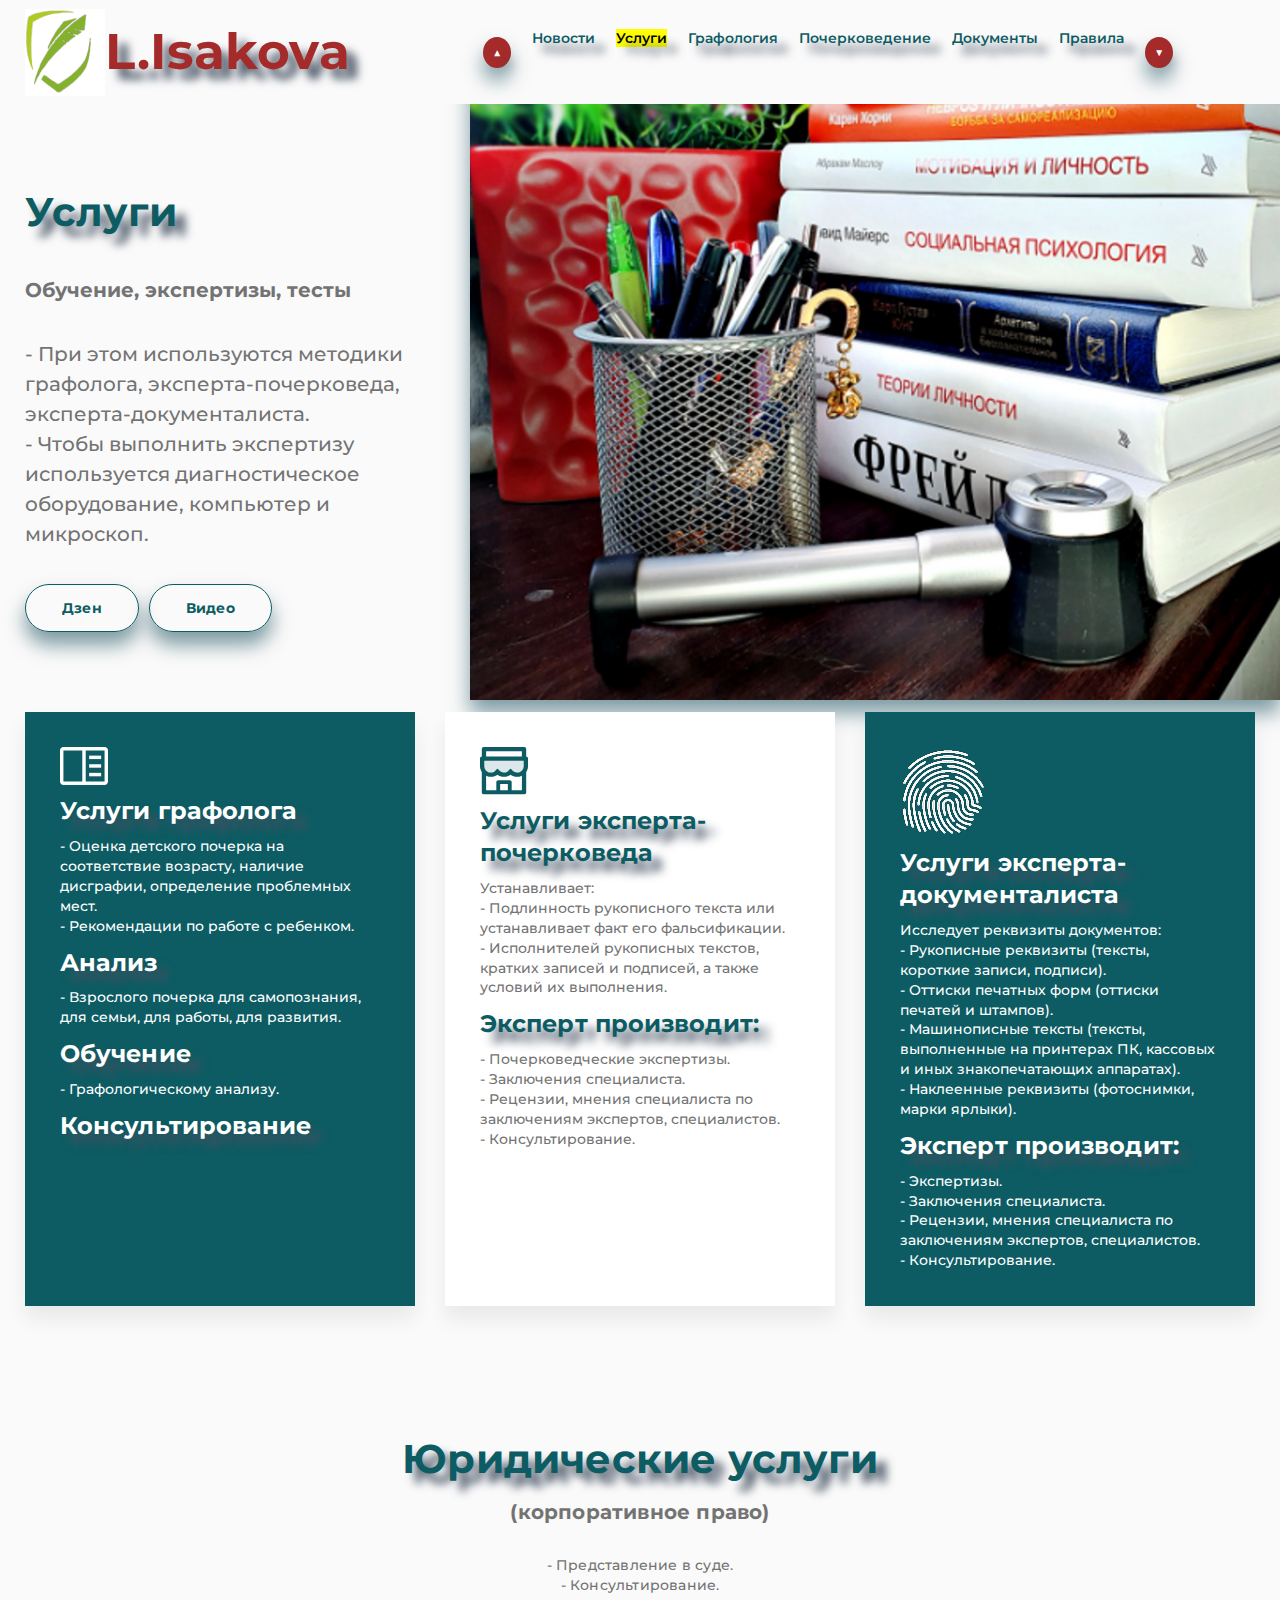
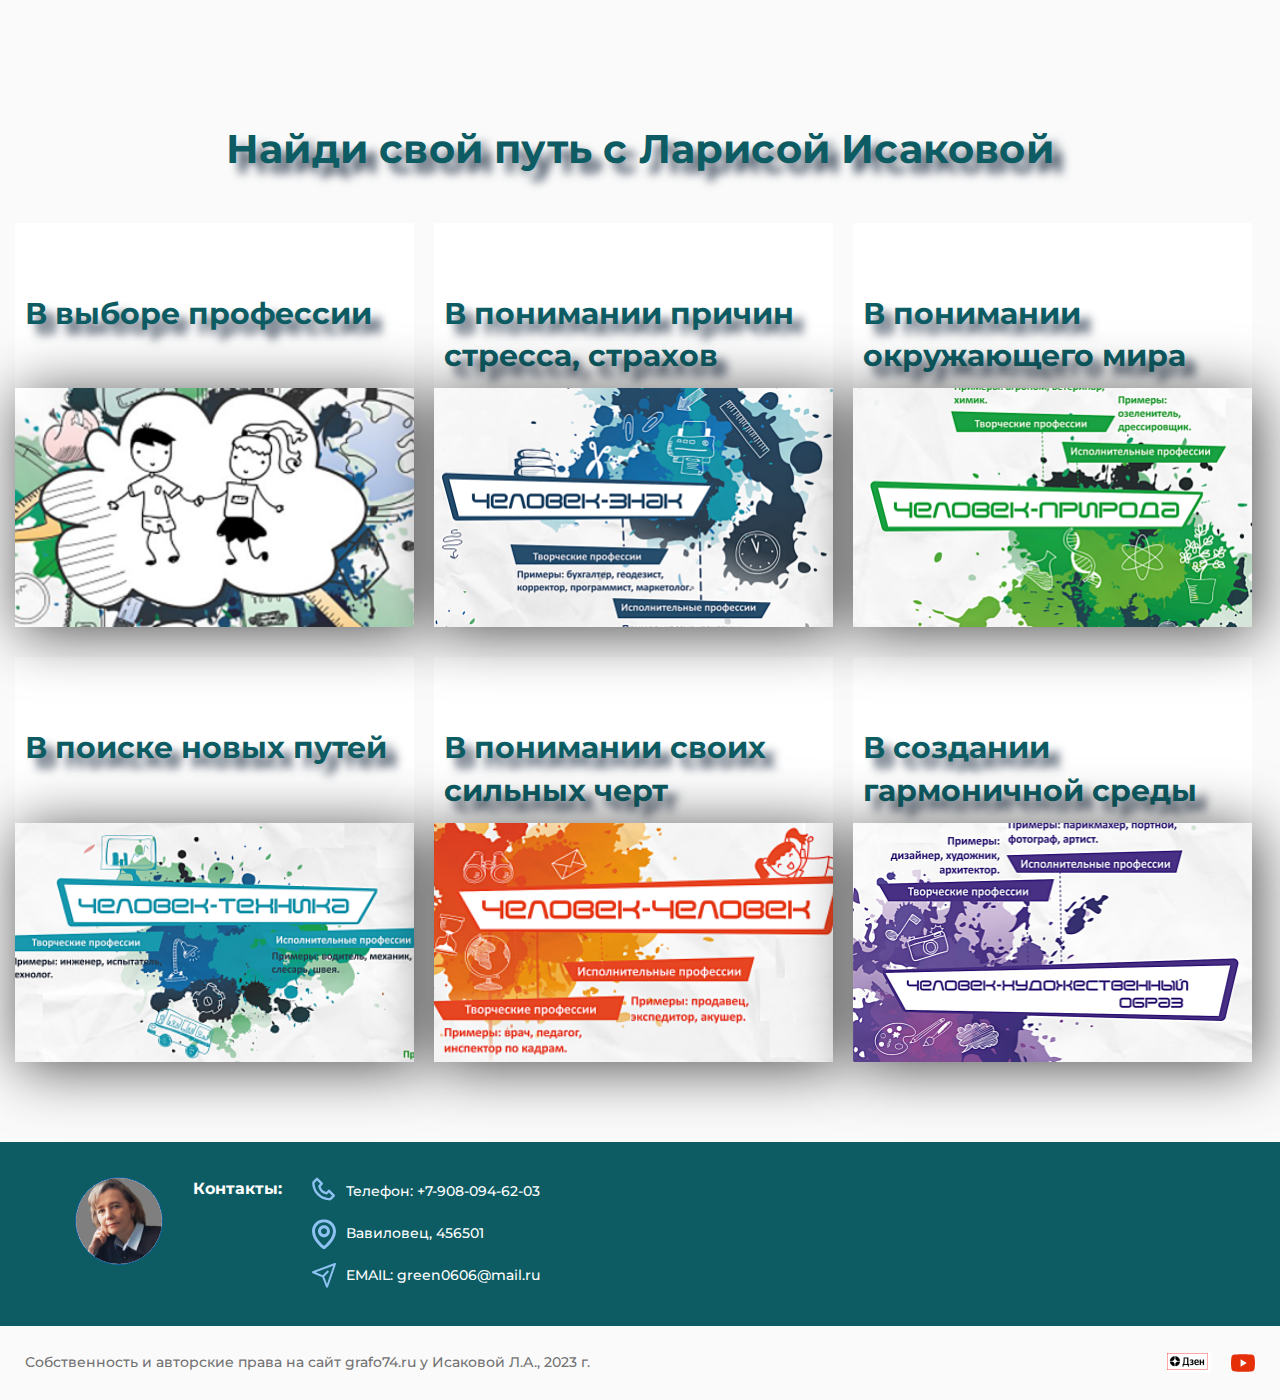
<file: services.html>
<!DOCTYPE html>
<html lang="ru">
	<head>
		<meta charset="UTF-8" />
		<meta http-equiv="Content-Type" content="text/html; charset=utf-8" />
		<meta name="viewport" content="width=device-width, initial-scale=1.0, maximum-scale=1.0, user-scalable=0">
		<meta name="description" content="Графолог, эксперт-почерковед, юрист Исакова Л.А." />
		<meta property="og:title" content="Графолог, эксперт-почерковед, юрист Исакова Л.А." />
		<meta property="og:description" content="Графолог, эксперт-почерковед, юрист Исакова Л.А." />
		<meta property="og:type" content="website" />
		<meta name="format-detection" content="telephone=no" />
		<meta http-equiv="x-dns-prefetch-control" content="on" />
		<link href="https://fonts.googleapis.com/css?family=Montserrat:regular,500,600,700,800&display=swap" rel="stylesheet" />
		<title>services</title>
		<link rel="stylesheet" href="css/style_services.css">
	</head>
	
	<body>
			<!------------------------------Start wrapper ----------------------------------------->
			<div class="wrapper">
			
			<!------------------------------Start header ------------------------------------------>
			<header class="header">
				<div class="header__container _container">
				<a href="index.html" class="header__logo"><img src="img/Green_List.png" alt="Green_List"></a> 
					<a href="#bottom" class="header__logo">
						L.Isakova
					</a>
					
					<nav class="header__menu menu">

						<ul class="menu__list">
							

							<li class="menu__item">
								<a href="index.html" class="main-block__button_orange main-block__button_orange">▲</a>
							</li>
							
							<li class="menu__item">
								<a href="news.html" class="menu__link">Новости</a>
							</li>
							
							<li class="menu__item">
								<a href="services.html" class="menu__link"><mark>Услуги</mark></a>
								</li>
							
							<li class="menu__item">
								<a href="graphology.html" class="menu__link">Графология</a>
							</li>
							
							<li class="menu__item">
								<a href="handwriting.html" class="menu__link">Почерковедение</a>
							</li>
							
							<li class="menu__item">
								<a href="documentation.html" class="menu__link">Документы</a>
							</li>
							
							<li class="menu__item">
								<a href="rules.html" class="menu__link">Правила</a>
							</li>
							
							<li class="menu__item">
								<a href="#bottom" class="main-block__button_orange main-block__button_orange">▼</a>
							</li>
							
							</ul>
					
					</nav>
				</div>
			</header>
				<!---------------------------finish header ---------------------->


				<!---------------------------Start Введение--------------------->
			<main class="page">
				<div class="page__main-block main-block">
					<div class="main-block__container _container">
						<div class="main-block__body">
							<h1 class="main-block__title" id="top">Услуги</h1>
							<h2 class="main-block__subtitle">Обучение, экспертизы, тесты</h2>
							<div class="main-block__text">
								<p>- При этом используются методики графолога, эксперта-почерковеда, эксперта-документалиста.</p>
								<p>- Чтобы выполнить экспертизу используется диагностическое оборудование, компьютер и микроскоп.</p>
							</div>
							<div class="main-block__buttons">
								<a href="https://dzen.ru/id/5f3379ecd29b7820ca736741" class="main-block__button main-block__button_border">Дзен</a>
								<a href="https://www.youtube.com/channel/UC00yB3zaHb1XQrj37Jrp6ew" class="main-block__button main-block__button_border">Видео</a>
							</div>
						</div>
					</div>
					<div class="main-block__image _ibg">
						<img src="img/services/services_cover.jpg" alt="cover">
					</div>
				</div>
				<!---------------------------finish cover ------------------------->

				<!----------Start service ------3 Колонки---Графология - наука? ... ---------->
				<section class="page__services services">
					<div class="services__container _container">
						<div class="services__body">
                
							<!-- --------- column 1 ------------ графолог----------- -->
							<div class="services__column">
								
								<div class="services__item item-service item-service_green">
								
									<div class="item-service__icon"><img src="img/services/03_Window.svg" alt="Window">
									</div>
							
											<h3 class="item-service__title">Услуги графолога</h3>
									
										<div class="item-service__text">
											<p>- Оценка детского почерка на соответствие возрасту, наличие дисграфии, определение проблемных мест.</p> 
											<p>- Рекомендации по работе с ребенком.</p>
										</div>
											<h3 class="item-service__title">Анализ</h3>
											<div class="item-service__text">
												<p>- Взрослого почерка для самопознания, для семьи, для работы, для развития.</p>
											</div>
												<h3 class="item-service__title">Обучение</h3>
												<div class="item-service__text">
													<p>- Графологическому анализу.</p>
												</div>

												<h3 class="item-service__title">Консультирование</h3>
								</div>
							</div>
				            
							<!-- --------- column 2 ------------ почерковед------------ -->
							<div class="services__column">
								<div class="services__item item-service">
									
									<div class="item-service__icon"><img src="img/services/	02_House.svg" alt="House">
									</div>
									
									<h3 class="item-service__title">Услуги эксперта-почерковеда</h3>
									
									<div class="item-service__text">
											<p>Устанавливает:</p>
										<p>- Подлинность рукописного текста или устанавливает факт его фальсификации.</p> 
											<p>- Исполнителей рукописных текстов, кратких записей и подписей, а также условий их выполнения.</p>
									</div>
									
									<h3 class="item-service__title">Эксперт производит:</h3>
											<div class="item-service__text">
												<p>- Почерковедческие экспертизы.</p> 
												<p>- Заключения специалиста.</p>
												<p>- Рецензии, мнения специалиста по заключениям экспертов, специалистов.</p>
												<p>- Консультирование.</p>
											</div>
								</div>
							</div>

							<!-- --------- column 3 -----------документалист----------- -->
							<div class="services__column">
								<div class="services__item item-service item-service_green">

									<div class="item-service__icon"><img src="img/graphology/fingerprint_w.png" alt="fingerprint"></div>

									<h3 class="item-service__title">Услуги эксперта-документалиста</h3>
									
									<div class="item-service__text">
										<p>	Исследует реквизиты документов:</p> 
										<p>- Рукописные реквизиты (тексты, короткие записи, подписи).</p>
										<p> - Оттиски печатных форм (оттиски печатей и штампов).</p>
										<p>- Машинописные тексты (тексты, выполненные на принтерах ПК, кассовых и иных знакопечатающих аппаратах).	</p>
										<p> - Наклеенные реквизиты (фотоснимки, марки ярлыки).</p>
									</div>

									<h3 class="item-service__title">Эксперт производит:</h3>

									<div class="item-service__text">
										<p>- Экспертизы.</p>
										<p>- Заключения специалиста.</p>
										<p>- Рецензии, мнения специалиста по заключениям экспертов, специалистов.</p>
										<p>- Консультирование.</p>
									</div>
								</div>
							</div>
						</div>
					</div>
				</section>

				<!----------------------Start Юридические услуги------->
				<section class="page__practice practice">
					<div class="practice__container _container">
						<div class="practice__header header-block">
							<h2 class="header-block__title">Юридические услуги</h2>
							<div class="header-block__sub-title">
								(корпоративное право)
							</div>

							<div class="item-practice__text">
								<p>- Представление в суде.</p>
								<p>- Консультирование.</p> 
							</div>

						</div>

					</div>
				</section>

						<!---------------------------Start man -------->
						<section class="page__man man">
							<div class="man__container _container">
									<div class="man__header header-block">
										 <h2 class="header-block__title">Найди свой путь с Ларисой Исаковой</h2>
									</div>
								<div class="man__body">
		
																 <!----- page__man ----column 1-----Дети----->
									
									   <div class="man__column">
											<article class="man__item item-man">
												<div class="item-man__content"><h4 class="item-man__title">В выборе профессии</h4>
												</div>
												<div class="item-man__image _ibg"><img src="img/Человек-дети.png" alt="Человек-дети">
												</div>
											</article>
									   </div>
		
									 <!----- page__man ----column 2-----Знак----->
									
									 <div class="man__column">
										<article class="man__item item-man">
											<div class="item-man__content"><h4 class="item-man__title">В понимании причин стресса, страхов</h4>
											</div>
											<div class="item-man__image _ibg"><img src="img/Человек-знак.png" alt="Человек-знак">
											</div>
										</article>
									 </div>
		
											<!----- page__man ----column 3-----Природа----->
			
											<div class="man__column">
												<article class="man__item item-man">
													<div class="item-man__content"><h4 class="item-man__title">В понимании окружающего мира</h4>
													</div>
													<div class="item-man__image _ibg"><img src="img/Человек-природа.png" alt="Человек-природа">
													</div>
												</article>
										   </div>
		
											<!----- page__man ----column 4-----Техника----->
			
											<div class="man__column">
												<article class="man__item item-man">
													<div class="item-man__content"><h4 class="item-man__title">В поиске новых путей</h4>
													</div>
													<div class="item-man__image _ibg"><img src="img/Человек-техника.png" alt="Человек-техника">
													</div>
												</article>
										   </div>
		
										<!----- page__man ----column 5-----Человек----->
		
										   <div class="man__column">
												<article class="man__item item-man">
													<div class="item-man__content"><h4 class="item-man__title">В понимании своих сильных черт</h4>
													</div>
													<div class="item-man__image _ibg"><img src="img/Человек-человек.png" alt="Человек-человек">
													</div>
												   </article>
										   </div>
		
											<!----- page__man ----column - худ. образ----->
									
											<div class="man__column">
												<article class="man__item item-man">
													<div class="item-man__content"><h4 class="item-man__title">В создании гармоничной среды</h4>
													</div>
													<div class="item-man__image _ibg"><img src="img/Человек-художественный образ.png" alt="Человек-художественный образ">
													</div>
												</article>
										   </div>
			
										</div>
									</div>
								  </section>
						
								</main>
								<!-------------------------------------- start footer ----------------------------------->
								<footer class="footer">
									<div class="footer__top">
										<div class="footer__main _container">
											<div class="footer__row">
													<div class="avatar">
														<img alt src="img/la.png" loading="lazy">
													</div>
													
													<div class="footer__label" id="bottom">Контакты:</div>
													
													<div class="footer__contacts contacts-footer">
													
														<a href="tel:+7-908-094-62-03" class="contacts-footer__item contacts-footer__item_phone">Телефон: +7-908-094-62-03</a>
													
														<div class="contacts-footer__item contacts-footer__item_map">Вавиловец, 456501
														</div>
													
														<a href="mailto:green0606@mail.ru" class="contacts-footer__item contacts-footer__item_email">EMAIL: green0606@mail.ru</a>
													</div>
											</div>
										</div>
									</div>
		
			
									<div class="footer__bottom">
											<div class="footer__container _container">
												<div class="footer__copy">Собственность и авторские права на сайт grafo74.ru у Исаковой Л.А.,
													2023 г.
												</div>
												<div class="footer__social social">
													<a href="https://dzen.ru/id/5f3379ecd29b7820ca736741" class="social__item">
														<img src="img/footer/social/Дзен.png" alt="Дзен">
													</a>
													<a href="https://www.youtube.com/channel/UC00yB3zaHb1XQrj37Jrp6ew" class="social__item">
														<img src="img/footer/social/04.svg" alt="social">
													</a>
												</div>
												</div>
											</div>
								</footer>
								<!--------------------------------------------- fginish footer ------------------>
				</div>
				<!--------------------------------------------- fginish wrapper -------------------------------->
				
							<script src="js/script.js"></script>
				
			</body>
		</html>
</file>
<file: css/style.css>
/* --RESET STYLES--- */
@import url("reset.css");
/* --------------------------------------------------------------------------- */
html,
body {
	height: 100%;
	line-height: 1;
	background: #fafafa;
	font-size: 14px;
	color: #0d5c63;
	font-weight: 500;
	font-family: Montserrat;
}
/* ---------------------------------------------------------------------------- */
.wrapper {
	min-height: 100%;
	overflow: hidden;
	display: flex;
	flex-direction: column;
}
/* ---------------------------------------------------------------------------- */
._container {
	max-width: 1100px;
	padding: 0px 15px;
	margin: 0px auto;
	box-sizing: content-box;
}
._ibg {
	position: relative;
}
._ibg img {
	position: absolute;
	width: 100%;
	height: 100%;
	top: 0;
	left: 0;
	object-fit: cover;
}

span.bigred {
	font-size: 16px;
	font-weight: bold; /* Жирность шрифта */
	color: rgb(133, 9, 9); /* Цвет шрифта */
	/* Эр Дже Би Эй - Три цифры - код цвета, а 4я цифра - прозрачность фона от 0.0 до 1.0 */
}
  /*span.bigred в приоритете перед .bigred, так как используется тег span и класс .bigred */

  span.red {
	font-size: 14px;
	color: rgb(133, 9, 9); /* Цвет шрифта */
}
  
  span.big__w {
	font-size: 16px;
	font-weight: bold;
	/* Жирность шрифта */
	color: white;
	/* Цвет шрифта */
  }
  /*span.bigred в приоритете перед .bigred, так как используется тег span и класс .bigred */
	span.bigred__it {
	font-size: 16px;
	font-weight: bold; /* Жирность шрифта */
	color: rgb(133, 9, 9); /* Цвет шрифта */
	font-style: italic;}
/* ------------------------------------------header----------------- */
.header {
	position: absolute;
	width: 100%;
	left: 0;
	top: 0;
	z-index: 50;
	position: fixed;
	background: #fafafa;
}
.header__container {
	display: flex;
	min-height: 104px;
	align-items: center;
}
@media (max-width: 479px) {
	.header__container {
		min-height: 70px;
	}
}

/* -------------- header__logo - Графология  ------------- */
.header__logo {
	font-size: 50px;
	line-height: 137%;
	letter-spacing: 0.2px;
	font-weight: 700;
	color:brown;
	text-shadow: 10px 10px 10px #445162;
}
/* -- header__menu - button - Услуги и т.д. ------------- */
.header__menu {
	margin: 0px 0px 0px 133px;
}
@media (max-width: 992px) {
	.header__menu {
		margin: 0px 0px 0px 80px;
	}
}
@media (max-width: 767px) {
	.header__menu {
		margin: 0px 0px 0px 40px;
	}
}
@media (max-width: 479px) {
	.header__menu {
		margin: 0px 0px 0px 20px;
	}
}
.menu {
	/* padding: 5px 0; */
	text-shadow: 10px 10px 10px #445162;
}
.menu__list {
	flex-wrap: wrap;
	display: flex;
}
.menu__item {
}
.menu__item:not(:last-child) {
	margin: 0px 10px 0px 0px;
}
.menu__link {
	color: #0d5c63;
	font-weight: 600;
	line-height: calc(24 / 14 * 100%);
}
.menu__link:hover {
	text-decoration: underline;
}
@media (max-width: 479px) {
	.menu__link {
		font-size: 18px;
	}
}
/* -------------------------------------PAGE-----------Введение--------------------- */
.page {
	flex: 1 1 auto;
}
.page__main-block {
}
.page__services {
	position: relative;
	z-index: 2;
	margin: -111px 0px 0px 0px;
}
.page__advantages {
}
.page__practice {
}
.page__man {
}
.page__categories {
}
.page__whoweare {
}
.page__meeting {
}
.page__reviews {

}
.page__clients:not(:last-child) {
	margin: 0px 0px 10px 0px;
}
.page__subscribe {
}
.page__getintouch {
}
.page__contact {
}
/* ---HEADER-BLOCK------------------------------------------------------------------------- */
.header-block {
	text-align: center;
	letter-spacing: 0.2px;
}
.header-block__title {
	line-height: 142%;
	font-weight: 700;
	font-size: 40px;
	text-shadow: 10px 10px 10px #445162;
}
.header-block__title:not(:last-child) {
	margin: 0px 0px 10px 0px;
}
.header-block__sub-title {
	line-height: 142%;
	font-weight: 700;
	font-size: 20px;
	color: #737373;
	margin: 0px 0px 30px 0px ;
}
.header-block__text {
	line-height: 142%;
	color: #737373;
	font-style: italic;
	text-align:justify;
	font-size: 20px;
	margin: 30px 0px 0px 0px;
}
@media (max-width: 992px) {
	.header-block__title {
		font-size: 35px;
		text-shadow: 10px 10px 10px #445162;
	}
}
@media (max-width: 767px) {
	.header-block__title {
		font-size: 30px;
		text-shadow: 10px 10px 10px #445162;
	}
}
/* ---ПОДВАЛ------------------------------------------------------------------------- */
.footer {
}
/* ---MAIN-BLOCK------------------------------------------------------------------------- */
.main-block {
	position: relative;
}
.main-block__container {
}
.main-block__body {
	padding: 184px 0px 191px 0px;
	position: relative;
	z-index: 2;
	max-width: 400px;
}
@media (max-width: 992px) {
	.main-block__body {
		padding: 120px 0px 191px 0px;
	}
}
@media (max-width: 479px) {
	.main-block__body {
		padding: 115px 0px 160px 0px;
	}
}
.main-block__body > *:not(:last-child) {
	margin: 0px 0px 35px 0px;
}

.main-block__title {
	line-height: 142%;
	font-weight: 700;
	font-size: 40px;
	margin: 60px 0px 0px 0px;
	text-shadow: 10px 10px 10px #445162;
	color: #0d5c63;
}
.main-block__subtitle {
	line-height: 142%;
	font-weight: 700;
	font-size: 20px;
	color: #737373;
	margin: 0px 0px 30px 0px ;
}
@media (max-width: 479px) {
	.main-block__title {
		font-size: 42px;
	}
}
.main-block__text {
	color: #737373;
	font-size: 20px;
	line-height: 150%;
}
@media (max-width: 479px) {
	.main-block__text {
		color: #585757;
	}
}
.main-block__buttons {
	display: flex;
	flex-wrap: wrap;
	margin: -10px 0;
}
.main-block__button {
	border-radius: 37px;
	display: flex;
	min-height: 48px;
	justify-content: center;
	align-items: center;
	letter-spacing: 0.2px;
	font-weight: 700;
	text-align: center;
	line-height: 150%;
	padding: 5px 36px;
	margin: 10px 0;
	transition: all 0.3s ease 0s;
	box-shadow: 0px 13px 19px rgba(2, 62, 78, 0.5);
}



@media (max-width: 479px) {
	.main-block__button {
		flex: 1 1 100%;
	}
}
@media (min-width: 479px) {
	.main-block__button:not(:last-child) {
		margin-right: 10px;
	}
}

.main-block__button_orange {
	border-radius: 50%;
	display: flex;
	min-height: 20px;
	justify-content: center;
	align-items: center;
	letter-spacing: 0.2px;
	font-weight: 700;
	text-align: center;
	line-height: 150%;
	padding: 5px 10px;
	margin: 10px 0;
	transition: all 0.3s ease 0s;
	box-shadow: 0px 13px 19px rgba(2, 62, 78, 0.5);
}

.main-block__button_orange {
	background: brown;
	color: #fff;
}
.main-block__button_orange:hover {
	background-color: #fff;
	color: brown;
}
.main-block__button_border {
	color: #0d5c63;
	border: 1px solid #0d5c63;
  /* 4 значения - 1) радиус вверху слева; 2) радиус вверху справа; 3) радиус снизу справа; 4) радиус снизу слева */
  /* 3 значения - 1) радиус вверху слева; 2) радиус вверху справа и радиус внизу слева; 3) радиус снизу справа */
  /* 2 значения - 1) радиус вверху слева и внизу справа; 2) радиус вверху справа и внизу слева */
  /* 1 значение радиус со всех сторон */
  /* для наглядности укажем границы блока. solid - сплошная линия, dotted - линия из точек, dashed - пунктирная линия */

}
.main-block__button_border:hover {
/* псевдо класс hover начинает действовать когда мы наводим мышью на элемент страницы */
background-color: #0d5c63;
	color: #fff;
}
.main-block__image {
	position: absolute;
	width: 63.3%;
	height: 85%;
	object-fit: cover;
	top: 0;
	right: 0;
	box-shadow: 0px 13px 19px rgba(2, 62, 78, 0.5);
}

@media (max-width: 1300px) {
	.main-block__image img {
		object-position: right;
	}
}
@media (max-width: 992px) {
	.main-block__image {
		opacity: 0.5;
  /* величина прозрачности блока */
}
}
/* --------------------services - column - Графология - наука? и т.д.-- */
.services {
}
.services__container {
}
.services__body {
}
@media (min-width: 670px) {
	.services__body {
		display: flex;
		flex-wrap: wrap;
		margin: 0px -15px;
	}
}
.services__column {
	flex: 0 1 33.333%;
}
@media (min-width: 670px) {
	.services__column {
		padding: 0px 15px;
	}
}

@media (max-width: 992px) {
	.services__column {
		flex: 0 1 50%;
	}
	.services__column:not(:last-child) {
		margin: 0px 0px 30px 0px;
	}
	.services__column:last-child {
		flex: 1 1 100%;
	}
}
.services__item {
	height: 100%;
	box-shadow: 0px 13px 19px rgba(0, 0, 0, 0.07);
	background-color: #fff;
	padding: 35px;
}

@media (max-width: 479px) {
	.services__item {
		padding: 25px;
	}
}
.item-service {
}
.item-service_green {
	background-color: #0d5c63;
}
.item-service_green .item-service__title {
	color: #fff;
}
.item-service_green .item-service__text {
	color: #fff;
}

.item-service > *:not(:last-child) {
	margin: 0px 0px 10px 0px;
}
.item-service__icon {
}
.item-service__title {
	font-weight: 700;
	letter-spacing: 0.1px;
	font-size: 24px;
	line-height: 133%;
	text-shadow: 10px 10px 10px #445162;
}
.item-service__text {
	color: #737373;
	line-height: 142%;
}
/* --------- advantages-Графолог, почерковед, психолог, юрист -30% Обучение ------- */
.advantages {
	/* padding: 40px 0px 80px 0px; */
	padding: 80px 0;
}
@media (max-width: 992px) {
	.advantages {
		padding: 50px 0;
	}
}
@media (max-width: 767px) {
	.advantages {
		padding: 40px 0;
	}
}
.advantages__container {
}
.advantages__header {
	margin: 0px 0px 50px 0px;
}
@media (max-width: 767px) {
	.advantages__header {
		margin: 0px 0px 25px 0px;
	}
}
.advantages__body {
	display: flex;
	flex-wrap: wrap;
	margin: 0px -15px -30px;
}
.advantages__column {
	padding: 0px 15px;
	margin: 0px 0px 30px 0px;
	flex: 0 1 25%;
}

@media (max-width: 1020px) {
	.advantages__column {
		flex: 0 1 50%;
	}
}
@media (max-width: 560px) {
	.advantages__column {
		flex: 0 1 100%;
	}
}

.advantages__item {
	background-color: #fff;
	padding: 30px;
	font-weight: 700;
	text-align: center;
}
.advantages__item > *:not(:last-child) {
	margin: 0px 0px 10px 0px;
}
.advantages__icon {
	height: 48px;
	display: flex;
	align-items: flex-end;
	justify-content: center;
}
.advantages__value {
	font-size: 40px;
	line-height: 142%;
}
.advantages__text {
	letter-spacing: 0.1px;
	color: #737373;
	font-size: 16px;
	line-height: 150%;
}

/* ----- page__practice ----Практика----------------- */

.practice {
	/* padding: 0px 0px 20px 0px; */
	padding: 125px 0px 80px 0px;
}
@media (max-width: 993px) {
	.practice {
		/* padding: 0px 0px 20px 0px; */
		padding: 40px 0px 80px 0px;
	}
}
@media (max-width: 767px) {
	.practice {
		/* padding: 0px 0px 20px 0px; */
		padding: 0px 0px 40px 0px;
	}
}
.practice__container {
}
.practice__header {
	margin: 0px 0px 45px 0px;
}
@media (max-width: 767px) {
	.practice__header {
		margin: 0px 0px 25px 0px;
	}
}
.practice__body {
	margin: 0px -20px -30px;
	display: flex;
	flex-wrap: wrap;
}
.practice__column {
	padding: 0px 10px;
	margin: 0px 0px 30px 0px;
	flex: 0 1 25.0%;
}
@media (max-width: 1040px) {
	.practice__column {
		flex: 0 1 50%;
	}
}
@media (max-width: 630px) {
	.practice__column {
		flex: 0 1 100%;
	}
}
.practice__item {
}
.item-practice {
	background-color: #fff;
	display: flex;
	height: 100%;
	flex-direction: column;
}
.item-practice__content {
	padding: 30px;
	flex: 1 1 auto;
}
.item-practice__link {
	color: inherit;
	display: inline-block;
}
.item-practice__link:hover {
	text-decoration: underline;
}
.item-practice__link:not(:last-child) {
	margin: 0px 0px 15px 0px;
}
.item-practice__title {
	line-height: 142%;
	font-weight: 700;
	font-size: 30px;
	margin: 60px 0px 0px 0px;
	text-shadow: 10px 10px 10px #445162;
	color: #0d5c63;
}
.item-practice__text {
	color: #737373;
	line-height: 142%;
}
.item-practice__image {
	display: block;
	padding: 0px 0px 60% 0px;
	filter: drop-shadow(5px 5px 30px rgba(0, 0, 0, 0.7));
}
/* -----------------------man-------------- */
.man {
	/* padding: 0px 0px 20px 0px; */
	padding: 0px 0px 80px 0px;
}
@media (max-width: 993px) {
	.man {
		/* padding: 0px 0px 20px 0px; */
		padding: 40px 0px 80px 0px;
	}
}
@media (max-width: 767px) {
	.man {
		/* padding: 0px 0px 20px 0px; */
		padding: 0px 0px 40px 0px;
	}
}
.man__container {
}
.man__header {
	margin: 0px 0px 45px 0px;
}
@media (max-width: 767px) {
	.man__header {
		margin: 0px 0px 25px 0px;
	}
}
.man__body {
	margin: 0px -20px -30px;
	display: flex;
	flex-wrap: wrap;
}
.man__column {
	padding: 0px 10px;
	margin: 0px 0px 30px 0px;
	flex: 0 1 33.0%;
}
@media (max-width: 1040px) {
	.man__column {
		flex: 0 1 50%;
	}
}
@media (max-width: 630px) {
	.man__column {
		flex: 0 1 100%;
	}
}
.man__item {
}
.item-man {
	background-color: #fff;
	display: flex;
	height: 100%;
	flex-direction: column;
}
.item-man__content {
	padding: 10px;
	flex: 1 1 auto;
}
.item-man__link {
	color: inherit;
	display: inline-block;
}
.item-man__link:hover {
	text-decoration: underline;
}
.item-man__link:not(:last-child) {
	margin: 0px 0px 15px 0px;
}
.item-man__title {
	line-height: 142%;
	font-weight: 700;
	font-size: 30px;
	margin: 60px 0px 0px 0px;
	color: #0d5c63;
}
.item-man__text {
	color: #737373;
	line-height: 142%;
}
.item-man__image {
	display: block;
	padding: 0px 0px 60% 0px;
	filter: drop-shadow(5px 5px 30px rgba(0, 0, 0, 0.7));
}
.item-man:hover 
.item-man__image img{
	transform: scale(1.1);
}

/* ------------------------------------- */
.whoweare {
	background: #ffffff;
	padding: 80px 0px 130px 0px;
}
.whoweare__container {
}
.whoweare__header {
	margin: 0px 0px 100px 0px;
}
.whoweare__body {
	display: flex;
	align-items: flex-start;
}
.whoweare__video {
	flex: 0 0 57%;
	position: relative;
	padding: 0px 0px 42.25% 0px;
	box-shadow: 0px 15px 20px rgba(2, 62, 78, 0.5);
}
.whoweare__video iframe {
	position: absolute;
	width: 100%;
	height: 100%;
	top: 0;
	left: 0;
	object-fit: cover;
}
.whoweare__content {
	flex: 1 1 auto;
	padding: 20px 0px 0px 121px;
}
.whoweare__title {
	line-height: 142%;
	font-weight: 700;
	font-size: 40px;
	margin: 60px 0px 0px 0px;
	text-shadow: 10px 10px 10px #445162;
	color: #0d5c63;
}
.whoweare__title:not(:last-child) {
	margin: 0px 0px 10px 0px;
}
.whoweare__text {
	color: #737373;
	line-height: 142%;
}
.whoweare__top:not(:last-child) {
	margin: 0px 0px 50px 0px;
}
.whoweare__items {
}
.whoweare__item {
}
.whoweare__item:not(:last-child) {
	margin: 0px 0px 30px 0px;
}

.item-whoweare {
	display: flex;
}
.item-whoweare__icon {
	flex: 0 0 32px;
}
.item-whoweare__body {
	flex: 1 1 auto;
	padding: 0px 0px 0px 20px;
}
.item-whoweare__title {
	line-height: 142%;
	font-weight: 700;
	font-size: 20px;
	color: #737373;
	margin: 0px 0px 30px 0px ;
}
.item-whoweare__title:not(:last-child) {
	margin: 0px 0px 5px 0px;
}
.item-whoweare__text {
	color: #737373;
	white-space: nowrap;
	line-height: 142%;
	width: 225px;
	overflow: hidden;
	text-overflow: ellipsis;
}
@media (max-width: 1080px) {
	.whoweare__content {
		padding: 0px 0px 0px 50px;
	}
}
@media (max-width: 950px) {
	.whoweare {
		padding: 50px 0px 50px 0px;
	}
	.whoweare__body {
		flex-direction: column-reverse;
		align-items: stretch;
	}
	.whoweare__title {
		font-size: 24px;
	}
	.whoweare__content {
		padding: 0px 0px 0px 0px;
	}
	.whoweare__video {
		padding: 0px 0px 56.25% 0px;
	}
	.whoweare__video:not(:last-child) {
		margin: 50px 0px 0px 0px;
	}
	.whoweare__header {
		margin: 0px 0px 30px 0px;
	}
}
@media (max-width: 767px) {
	.whoweare {
		padding: 20px 0px 50px 0px;
	}
	.whoweare__top:not(:last-child) {
		margin: 0px 0px 30px 0px;
	}
	.whoweare__video:not(:last-child) {
		margin: 30px 0px 0px 0px;
	}
}
/* ----------------------------------- */
.clients {
	padding: 50px 0;
}
@media (max-width: 767px) {
	.clients {
		padding: 30px 0;
	}
}
.clients__container {
}
.clients__items {
	display: flex;
	align-items: center;
	flex-wrap: wrap;
	justify-content: center;
}
.clients__item {
	padding: 8px 15px;
	flex: 0 1 16.6667%;
	text-align: center;
	min-width: 140px;
}
.clients__item img {
	max-width: 100%;
	filter: drop-shadow(5px 5px 30px rgba(0, 0, 0, 0.7));
}
/* ----------------------------- */
.subscribe {
	position: relative;
	padding: 0px 0px 20px 0px;
}
.subscribe::before {
	content: "";
	position: absolute;
	bottom: 0;
	width: 100%;
	height: 77px;
	left: 0;
	background: #0d5c63;
}
.subscribe__container {
}
.subscribe__body {
	position: relative;
	z-index: 2;
	padding: 30px 50px;
	align-items: center;
	background: #0d5c63;
	border-radius: 2px;
}

@media (min-width: 1070px) {
	.subscribe__body {
		margin: 0px 30px;
	}
}
.subscribe__title {
	color: #fff;
	font-size: 133%;
	line-height: 32px;
	font-weight: 700;
	letter-spacing: 0.1px;
	text-shadow: 10px 10px 10px #000;
}
@media (max-width: 810px) {
	.subscribe__title {
		margin: 0px 0px 20px 0px;
	}
	.subscribe__body {
		margin: 0px -15px;
		padding: 20px 15px;
	}
}

@media (min-width: 810px) {
	.subscribe__title {
		max-width: 266px;
	}
	.subscribe__body {
		display: flex;
		justify-content: space-between;
	}
}

.subscribe__form {
	flex: 0 1 50%;
	display: flex;
	align-items: center;
}
.subscribe__input {
	width: 100%;
	flex: 1 1 auto;
	min-height: 58px;
	background: #f9f9f9;
	color: #737373;
	padding: 0px 20px;
	border: 1px solid #e6e6e6;
	border-right: 0;
	box-sizing: border-box;
	border-radius: 5px 0 0 5px;
}
.subscribe__input:focus {
	color: #000;
}

.subscribe__button {
	background: brown;
	border: 1px solid #e6e6e6;
	border-radius: 0px 5px 5px 0px;
	display: flex;
	min-height: 58px;
	justify-content: center;
	align-items: center;
	cursor: pointer;
	text-align: center;
	color: #fff;
	transition: all 0.3s ease 0s;
	padding: 0px 22px;
}
.subscribe__button:hover {
	background: #ca6137;
}
@media (max-width: 810px) {
	.subscribe__button {
		padding: 0px 15px;
	}
	.subscribe__input {
		padding: 0px 15px;
	}
}

/* -------------------------getintouch----------------------------- */
.getintouch {
	padding: 80px 0px 135px 0px;
}
.getintouch__container {
}
.getintouch__header {
	margin: 0px 0px 80px 0px;
}
.getintouch__items {
	margin: 0px -15px;
}

.getintouch__item {
	flex: 0 1 33.333%;
}
.item-getintouch {
	display: flex;
	flex-direction: column;
	justify-content: center;
	align-items: center;
	background-color: #fff;
	padding: 50px 15px;
}
.item-getintouch_active {
	background:#0d5c63;
	padding: 80px 15px;
	color: #fff;
}
.item-getintouch_active .item-getintouch__button {
	border: 1px solid #fff;
	color: #fff;
}

.item-getintouch > *:not(:last-child) {
	margin: 0px 0px 15px 0px;
}
.item-getintouch__icon {
}
.item-getintouch__emails {
	display: flex;
	flex-direction: column;
	justify-content: center;
	align-items: center;
}
.item-getintouch__email {
	color: inherit;
	font-weight: 600;
	line-height: 150%;
	font-size: 16px;
}
.item-getintouch__email:hover {
	text-decoration: underline;
}
.item-getintouch__label {
	font-weight: 700;
	font-size: 16px;
	line-height: 150%;
}
.item-getintouch__button {
	border: 1px solid brown;
	min-height: 44px;
	display: flex;
	font-weight: 600;
	justify-content: center;
	align-items: center;
	color: #0d5c63;
	line-height: 142%;
	padding: 5px 20px;
	text-align: center;
	transition: all 0.3s ease 0s;
	border-radius: 5px;
}
.item-getintouch__button:hover {
	border: 1px solid #0d5c63;
	background-color: #0d5c63;
	color: #fff;
}

@media (min-width: 992px) {
	.getintouch__items {
		margin: 0;
		display: flex;
		align-items: center;
	}
}
@media (max-width: 992px) {
	.getintouch {
		padding: 50px 0px;
	}
	.getintouch__header {
		margin: 0px 0px 50px 0px;
	}
	.item-getintouch_active {
		padding: 50px 15px;
	}
}
@media (max-width: 767px) {
	.getintouch__header {
		margin: 0px 0px 30px 0px;
	}
}
/* --------------------------------contact------------------------------ */
.contact {
	background-color: #fff;
	padding: 42px 0;
	text-shadow: 10px 10px 10px #445162;
}
.contact__container {
}

.contact__content {
	padding: 0px 0px 20px 0px;
}

@media (min-width: 767px) {
	.contact__body {
		display: flex;
		align-items: center;
		justify-content: space-between;
	}
	.contact__content {
		padding: 0px 20px 0px 0px;
	}
}

.contact__title {
	line-height: 142%;
	font-weight: 700;
	font-size: 40px;
	margin: 60px 0px 0px 0px;
	text-shadow: 10px 10px 10px #445162;
	color: #0d5c63;
}
.contact__title:not(:last-child) {
	margin: 0px 0px 10px 0px;
}
.contact__text {
	color: #737373;
	line-height: 142%;
}
.contact__button {
	display: flex;
	background-color: #0d5c63;
	border-radius: 5px;
	min-height: 58px;
	padding: 5px 40px;
	transition: background-color 0.3s ease 0s;
	justify-content: center;
	align-items: center;
	text-align: center;
	color: #fff;
}
.contact__button:hover {
	background-color: #0d5c63;
}

/* ---------------categories - --------------------------------------- */
.title{
	line-height: 142%;
	font-weight: 700;
	font-size: 40px;
	margin: 60px 0px 0px 0px;
	text-shadow: 10px 10px 10px #445162;
	color: #0d5c63;
}
.title span{
	color: brown;
}
@media (max-width: 767.98px){
	.title {
		font-size: 38px;
	}
}
/* ------------------------------categories 1 ---------- */
[class*="__container"] {
	max-width: 1230px;
	margin: 0 auto;
	padding: 0px 15px;
}
.categories {
	padding-top: 20px;
	padding-bottom: 110px;
}
.categories__container {}

.categories__header {
	margin: 0px 0px 45px 0px;
}
.categories__title {
	line-height: 142%;
	font-weight: 700;
	font-size: 40px;
	margin: 60px 0px 0px 0px;
	text-shadow: 10px 10px 10px #445162;
	color: #0d5c63;
}

.categories__items {
	display: grid;
	grid-template-columns: repeat(4, 1fr);
	column-gap: 70px;
	row-gap: 35px;
}

.categories__item {}

.item-category {
	position: relative;
}

.item-category:hover 
.item-category__image img{
	transform: scale(1.1);
}
.item-category__title {
	text-align: center;
	position: absolute;
	bottom: 0;
	left: 0;
	padding: 30px 20px;
	color: #fff;
	font-size: 10px;
	line-height: 1.5;
	font-weight: 600;
	z-index: 3;
	width: 100%;
}

.item-category__image {
	position: relative;
	overflow: hidden;
	/* border-radius: 10px; */
	padding-bottom: 127%;
	box-shadow: 0px 13px 19px rgba(2, 62, 78, 0.5);
}
.item-category__image::before{
	content:"";
	position: absolute;
	top: 0;
	left: 0;
	width: 100%;
	height: 100%;
	z-index: 2;
	background: linear-gradient(to bottom, rgba(0, 0, 0, 0) 0%, rgba(0, 0, 0, 0.65) 100%);
	
}
.item-category__image img{
	transition: all 0.3s ease 0s;
	position: absolute;width: 100%;height: 100%;top: 0;left: 0;
	object-fit: cover;
}
@media (max-width: 1230px){
	.categories__items {
		column-gap:40px;
	}  
}
@media (max-width: 991.98px) {
	.categories {
		padding-top: 50px;
		padding-bottom: 50px;
	}
.categories__title {
		margin-bottom: 50px;
	}
	.categories__items {
		column-gap: 30px;
	}
	.categories__items {
		grid-template-columns: repeat(2, 1fr);
	}
}
@media (max-width: 767.98px) {
	.categories {
		padding-top: 30px;
		padding-bottom: 30px;
	}
	.categories__title {
		margin-bottom: 20px;
	}
}
@media (max-width: 479.98px) {
	.categories__items {
		row-gap: 20px;
		grid-template-columns: repeat(1, 1fr);
	}
}

/* ------------------------------ meeting  ---------- */

.meeting {
	/* padding-top: 20px; */
	padding-bottom: 110px;
}
.meeting__container {}
.meeting__title {
	line-height: 142%;
	font-weight: 700;
	font-size: 40px;
	margin-bottom: 80px;
	color: #0d5c63;
	text-shadow: 10px 10px 10px #445162;
}
.meeting__items {
	display: grid;
	grid-template-columns: repeat(4, 1fr);
	column-gap: 70px;
	row-gap: 35px;
}

.meeting__item {}

.item-meeting {
	position: relative;
}
.item-meeting:hover .item-meeting__image img{
	transform: scale(1.1);
}
.item-meeting__title {
	text-align: center;
	position: absolute;
	bottom: 0;
	left: 0;
	padding: 30px 20px;
	color: #fff;
	font-size: 10px;
	line-height: 1.5;
	font-weight: 700;
	z-index: 3;
	width: 100%;
}
.item-meeting__image {
	position: relative;
	overflow: hidden;
	/* border-radius: 25px; */
	padding-bottom: 127%;
	filter: drop-shadow(5px 5px 30px rgba(0, 0, 0, 0.7));
}
.item-meeting__image::before{
	content:"";
	position: absolute;
	top: 0;
	left: 0;
	width: 100%;
	height: 100%;
	z-index: 2;
	background: linear-gradient(to bottom, rgba(0, 0, 0, 0) 0%, rgba(0, 0, 0, 0.65) 100%);
}
.item-meeting__image img{
	transition: all 0.3s ease 0s;
	position: absolute;width: 100%;height: 100%;top: 0;left: 0;
	object-fit: cover;
}
@media (max-width: 1230px){
	.meeting__items {
		column-gap:40px;
	}  
}
@media (max-width: 991.98px) {
	.meeting {
		padding-top: 50px;
		padding-bottom: 50px;
	}
.meeting__title {
		margin-bottom: 50px;
	}
	.meeting__items {
		column-gap: 30px;
	}
	.meeting__items {
		grid-template-columns: repeat(2, 1fr);
	}
}
@media (max-width: 767.98px) {
	.meeting {
		padding-top: 30px;
		padding-bottom: 30px;
	}
	.meeting__title {
		margin-bottom: 20px;
	}
}
@media (max-width: 479.98px) {
	.meeting__items {
		row-gap: 20px;
		grid-template-columns: repeat(1, 1fr);
	}
}
/* ----------------- What our customer’s say	- Что говорят наши клиенты ---------------------- */

.reviews {
	/* padding-top: 240px; */
	/* padding-bottom:240px; */
}
.reviews__container {}

.reviews__title {
	line-height: 142%;
	font-weight: 700;
	font-size: 40px;
	margin: 60px 0px 0px 0px;
	text-shadow: 10px 10px 10px #445162;
	color: #0d5c63;
}
.reviews__subtitle {
	line-height: 142%;
	font-weight: 600;
	font-size: 20px;
	color: #737373;
	margin: 0px 0px 20px 0px;
	text-shadow: 10px 10px 10px #445162;
}
.reviews__swiper {}
.swiper-reviews {}
.swiper-reviews__wrapper {}
.swiper-reviews__slide {
}
.slide-swiper-reviews {
	display: flex;
}
.slide-swiper-reviews__picture {
	overflow: hidden;
	flex: 0 1 50%;
	display: flex;
	justify-content:center;
	align-items: center;
}
.slide-swiper-reviews__image {
	width: 300px;
	height: 300px;
	position: relative;
}
.slide-swiper-reviews__image img{
	border-radius: 50%;
	position: absolute;
	width: 100%;
	height: 100%;
	top: 0;left: 0;
	object-fit: center;
	filter: drop-shadow(3px 3px 20px rgba(0, 0, 0, 0.7));
}
.slide-swiper-reviews__body {
	flex: 0 1 50%;
}
.slide-swiper-reviews__text {
	font-size: 24px;
	line-height: 160%;
	font-style: italic;
}
.slide-swiper-reviews__text p:not(:last-child) {
	margin-bottom: 15px;
}
.slide-swiper-reviews__text:not(:last-child){
	margin-bottom: 56px;
}

.slide-swiper-reviews__author {

}
.slide-swiper-reviews__name {
	font-weight: 600;
	font-size: 24px;
	line-height: 160%;
	color: #000;
	text-shadow: 10px 10px 10px #445162;
}
.slide-swiper-reviews__name:not(:last-child) {
	margin-bottom: 8px;
}
.slide-swiper-reviews__position {
	color: #868686;
	font-size: 18px;
	letter-spacing: 0.08em;
	font-weight: 500;
	text-transform: uppercase;
}

.swiper-reviews__pagination {
	display: flex;
	transform: translate(0px,-100%);
	justify-content: flex-end;
}
.swiper-reviews__pagination .swiper-pagination-bullet{
	opacity: 1;
	background: #C4C4C4;
	border-radius: 20px;
	flex: 0 0 10px;
	height: 16px;
	transition: all 0.3s ease 0s;
}
.swiper-reviews__pagination .swiper-pagination-bullet-active{
	background: #0d5c63;
	flex: 0 0 24px;
}
@media (max-width: 1230px) {
	.reviews__swiper.swiper {
		margin-left: -15px;
	}
}
@media (max-width: 991.98px) {
	.reviews {
		padding-top: 80px;
		padding-bottom: 80px;
	}
	.reviews__title {
		margin-bottom: 50px;
	}
	.slide-swiper-reviews__body{
		padding-left: 15px;
	}
	.slide-swiper-reviews {
		flex-direction: column;
	}
	.slide-swiper-reviews__picture {
		margin-bottom: 25px;
	}
	.swiper-reviews__pagination.swiper-pagination {
		position: relative;
		bottom: 0;
		justify-content: center;
		transform: translate(0px,0px);
		padding-top: 35px;
	}
}
@media (max-width: 767.98px) {
	.reviews {
		padding-top: 30px;
		padding-bottom: 30px;
	}
	.reviews__title {
		margin-bottom: 30px;
	}
}
@media (max-width: 479.98px) {
	.slide-swiper-reviews__image {
		width: 270px;
		height: 270px;
	}
	.slide-swiper-reviews__image::before {
		content: "";
		position: absolute;
		width: 225px;
		height: 187px;
		top: 50px;
		left: -80px;
		transform: rotate(-10deg);
		background-color: #0d5c63;
		border-radius: 40px 0px 400px 400px;
	}
	.slide-swiper-reviews__text {
		font-size: 18px;
	}
	.slide-swiper-reviews__text:not(:last-child) {
		margin-bottom: 25px;
	}
}

/* -----------------------------------footer---------------- */


.footer {
}
.footer__top {
	background: #0d5c63;
	padding: 35px 0;
}
.footer__main {
}
.footer__row {
	display: flex;
	flex-wrap: wrap;
	margin: 0px -15px;
}
.footer__column {
	padding: 15px 15px;
	flex: 0 1 16.6667%;
}
.footer__column:last-child {
	flex: 0 1 33.334%;
}
@media (max-width: 992px) {
	.footer__column {
		flex: 0 1 25%;
	}
	.footer__column:last-child {
		flex: 1 1 100%;
	}
}
@media (max-width: 992px) {
	.footer__column {
		flex: 0 1 50%;
	}
}

.footer__label {
	color: #fff;
	font-weight: 700;
	font-size: 16px;
	line-height: 150%;
	margin: 0px 0px 20px 0px;
	padding: 0px 30px 0px 30px;
}
.footer__menu {
}

.menu-footer {
}
.menu-footer__list {
}
.menu-footer__item:not(:last-child) {
	margin: 0px 0px 10px 0px;
}
.menu-footer__link {
	color: #fff;
	display: inline-block;
	line-height: 171%;
	letter-spacing: 0.2px;
}
.menu-footer__link:hover {
	text-decoration: underline;
}

.footer__contacts {
}

.contacts-footer {
	display: flex;
	flex-direction: column;
}
.contacts-footer__item {
	padding: 0px 0px 0px 34px;
	line-height: 142%;
	display: flex;
	align-items: center;
	color: #ffffff;
	min-height: 30px;
}
.contacts-footer__item:hover {
	text-decoration: underline;
}
.contacts-footer__item:not(:last-child) {
	margin: 0px 0px 12px 0px;
}
.contacts-footer__item_phone {
	background: url("../img/footer/icons/01.svg") 0 0 no-repeat;
}

.contacts-footer__item_map {
	background: url("../img/footer/icons/02.svg") 0 0 no-repeat;
}
.contacts-footer__item_email {
	background: url("../img/footer/icons/03.svg") 0 0 no-repeat;
}
.footer__bottom {
	padding: 25px 0;
}
.footer__container {
	display: flex;
	justify-content: space-between;
	align-items: center;
}
.footer__copy {
	color: #737373;
	line-height: 171%;
}
.footer__social {
}

.social {
	display: flex;
	align-items: center;
}
.social__item:not(:last-child) {
	margin: 0px 20px 0px 0px;
}
@media (max-width: 767px) {
	.footer__container {
		flex-direction: column;
	}
	.footer__copy {
		margin: 0px 0px 15px 0px;
		text-align: center;
	}
}
/* ------------------------------------------------------- */
.avatar {
  background-color: #fff;
  border: solid 1px #005a9c;
  border-radius: 50%;
  height: 6.25rem;
  overflow: hidden;
  width: 6.25rem;
}
.avatar img {
  height: 100%;
  -o-object-fit: cover;
     object-fit: cover;
  width: 100%;
}
</file>
<file: css/style_documentation.css>
/* --RESET STYLES--- */
@import url("reset.css");
/* --------------------------------------------------------------------------- */
html,
body {
	height: 100%;
	line-height: 1;
	background: #fafafa;
	font-size: 14px;
	color: #0d5c63;
	font-weight: 500;
	font-family: Montserrat;
}
/* ---------------------------------------------------------------------------- */
.wrapper {
	min-height: 100%;
	overflow: hidden;
	display: flex;
	flex-direction: column;
}
/* ---------------------------------------------------------------------------- */
._container {
	max-width: 1100px;
	padding: 0px 15px;
	margin: 0px auto;
	box-sizing: content-box;
}
._ibg {
	position: relative;
}
._ibg img {
	position: absolute;
	width: 100%;
	height: 100%;
	top: 0;
	left: 0;
	object-fit: cover;
}
span.bigred {
	font-size: 16px;
	font-weight: bold; /* Жирность шрифта */
	color: rgb(133, 9, 9); /* Цвет шрифта */
  }
  span.red {
	font-size: 14px;
	color: rgb(133, 9, 9); /* Цвет шрифта */
}
  span.big__w {
	font-size: 16px;
	font-weight: bold;
	/* Жирность шрифта */
	color: white;
	/* Цвет шрифта */
  }
  /*span.bigred в приоритете перед .bigred, так как используется тег span и класс .bigred */

  span.bigred__it {
	font-size: 16px;
	font-weight: bold; /* Жирность шрифта */
	color: rgb(133, 9, 9); /* Цвет шрифта */
	font-style: italic;}
/* ------------------------------------------header----------------- */
.header {
	position: absolute;
	width: 100%;
	left: 0;
	top: 0;
	z-index: 50;
	position: fixed;
	background: #fafafa;
}
.header__container {
	display: flex;
	min-height: 104px;
	align-items: center;
}
@media (max-width: 479px) {
	.header__container {
		min-height: 70px;
	}
}
/* -------------- header__logo - Графология  ------------- */
.header__logo {
	color:brown;
	font-weight: 700;
	line-height: 137%;
	font-size: 50px;
	letter-spacing: 0.2px;
	font-weight: 700;
	text-shadow: 10px 10px 10px #445162;
}
.header__logo:hover {
	text-decoration: underline;
}
@media (max-width: 479px) {
	.header__logo {
		font-size: 40px;
	}
}
/* -- header__menu - button - Услуги и т.д. ------------- */
.header__menu {
	margin: 0px 0px 0px 133px;
}
@media (max-width: 992px) {
	.header__menu {
		margin: 0px 0px 0px 80px;
	}
}
@media (max-width: 767px) {
	.header__menu {
		margin: 0px 0px 0px 40px;
	}
}
@media (max-width: 479px) {
	.header__menu {
		margin: 0px 0px 0px 20px;
	}
}
.menu {
	padding: 5px 0;
	text-shadow: 10px 10px 10px #445162;
}
.menu__list {
	flex-wrap: wrap;
	display: flex;
}
.menu__item {
}
.menu__item:not(:last-child) {
	margin: 0px 21px 0px 0px;
}
.menu__link {
	color: #0d5c63;
	font-weight: 600;
	line-height: calc(24 / 14 * 100%);
}
.menu__link:hover {
	text-decoration: underline;
}
@media (max-width: 479px) {
	.menu__link {
		font-size: 18px;
	}
}
/* -------------------------------------PAGE-----------Введение--------------------- */
.page {
	flex: 1 1 auto;
}
.page__main-block {
}
.page__services {
	position: relative;
	z-index: 2;
	margin: -111px 0px 0px 0px;
}
.page__advantages {
}
.page__practice {
}
.page__man {
}
.page__categories {
}
.page__whoweare {
}
.page__meeting {
}
.page__reviews {

}
.page__clients:not(:last-child) {
	margin: 0px 0px 10px 0px;
}
.page__subscribe {
}
.page__getintouch {
}
.page__contact {
}
/* ---HEADER-BLOCK------------------------------------------------------------------------- */
.header-block {
	text-align: center;
	letter-spacing: 0.2px;
}
.header-block__title {
	line-height: 142%;
	font-weight: 700;
	font-size: 40px;
	text-shadow: 10px 10px 10px #445162;
}
.header-block__title:not(:last-child) {
	margin: 0px 0px 10px 0px;
}
.header-block__sub-title {
	line-height: 142%;
	font-weight: 700;
	font-size: 20px;
	color: #737373;
	margin: 0px 0px 30px 0px ;
}
.header-block__text {
	line-height: 142%;
	color: #737373;
	font-style: italic;
	text-align:justify;
	font-size: 20px;
	margin: 30px 0px 0px 0px;
}
@media (max-width: 992px) {
	.header-block__title {
		font-size: 35px;
		text-shadow: 10px 10px 10px #445162;
	}
}
@media (max-width: 767px) {
	.header-block__title {
		font-size: 30px;
		text-shadow: 10px 10px 10px #445162;
	}
}
/* ---ПОДВАЛ------------------------------------------------------------------------- */
.footer {
}
/* ---MAIN-BLOCK------------------------------------------------------------------------- */
.main-block {
	position: relative;
}
.main-block__container {
}
.main-block__body {
	padding: 184px 0px 191px 0px;
	position: relative;
	z-index: 2;
	max-width: 400px;
}
@media (max-width: 992px) {
	.main-block__body {
		padding: 120px 0px 191px 0px;
	}
}
@media (max-width: 479px) {
	.main-block__body {
		padding: 115px 0px 160px 0px;
	}
}
.main-block__body > *:not(:last-child) {
	margin: 0px 0px 35px 0px;
}

.main-block__title {
	line-height: 142%;
	font-weight: 700;
	font-size: 40px;
	margin: 60px 0px 0px 0px;
	text-shadow: 10px 10px 10px #445162;
	color: #0d5c63;
}
.main-block__subtitle {
	line-height: 142%;
	font-weight: 700;
	font-size: 20px;
	color: #737373;
	margin: 0px 0px 30px 0px ;
}
@media (max-width: 479px) {
	.main-block__title {
		font-size: 42px;
	}
}
.main-block__text {
	color: #737373;
	font-size: 20px;
	line-height: 150%;
}
@media (max-width: 479px) {
	.main-block__text {
		color: #585757;
	}
}
.main-block__buttons {
	display: flex;
	flex-wrap: wrap;
	margin: -10px 0;
}
.main-block__button {
	border-radius: 37px;
	display: flex;
	min-height: 48px;
	justify-content: center;
	align-items: center;
	letter-spacing: 0.2px;
	font-weight: 700;
	text-align: center;
	line-height: 150%;
	padding: 5px 36px;
	margin: 10px 0;
	transition: all 0.3s ease 0s;
	box-shadow: 0px 13px 19px rgba(2, 62, 78, 0.5);
}

@media (max-width: 479px) {
	.main-block__button {
		flex: 1 1 100%;
	}
}
@media (min-width: 479px) {
	.main-block__button:not(:last-child) {
		margin-right: 10px;
	}
}
.main-block__button_orange {
	border-radius: 50%;
	display: flex;
	min-height: 20px;
	justify-content: center;
	align-items: center;
	letter-spacing: 0.2px;
	font-weight: 700;
	text-align: center;
	line-height: 150%;
	padding: 5px 10px;
	margin: 10px 0;
	transition: all 0.3s ease 0s;
	box-shadow: 0px 13px 19px rgba(2, 62, 78, 0.5);
}

.main-block__button_orange {
	background: brown;
	color: #fff;
}
.main-block__button_orange:hover {
	background-color: #fff;
	color: brown;
}

.main-block__button_border {
	color: #0d5c63;
	border: 1px solid #0d5c63;
  /* 4 значения - 1) радиус вверху слева; 2) радиус вверху справа; 3) радиус снизу справа; 4) радиус снизу слева */
  /* 3 значения - 1) радиус вверху слева; 2) радиус вверху справа и радиус внизу слева; 3) радиус снизу справа */
  /* 2 значения - 1) радиус вверху слева и внизу справа; 2) радиус вверху справа и внизу слева */
  /* 1 значение радиус со всех сторон */
  /* для наглядности укажем границы блока. solid - сплошная линия, dotted - линия из точек, dashed - пунктирная линия */

}
.main-block__button_border:hover {
/* псевдо класс hover начинает действовать когда мы наводим мышью на элемент страницы */
background-color: #0d5c63;
	color: #fff;
}
.main-block__image {
	position: absolute;
	width: 63.3%;
	height: 85%;
	object-fit: cover;
	top: 0;
	right: 0;
	box-shadow: 0px 13px 19px rgba(2, 62, 78, 0.5);
}

@media (max-width: 1300px) {
	.main-block__image img {
		object-position: right;
	}
}
@media (max-width: 992px) {
	.main-block__image {
		opacity: 0.5;
  /* величина прозрачности блока */
}
}
/* --------------------services - column - Графология - наука? и т.д.-- */
.services {
}
.services__container {
}
.services__body {
}
@media (min-width: 670px) {
	.services__body {
		display: flex;
		flex-wrap: wrap;
		margin: 0px -15px;
	}
}
.services__column {
	flex: 0 1 33.333%;
}
@media (min-width: 670px) {
	.services__column {
		padding: 0px 15px;
	}
}

@media (max-width: 992px) {
	.services__column {
		flex: 0 1 50%;
	}
	.services__column:not(:last-child) {
		margin: 0px 0px 30px 0px;
	}
	.services__column:last-child {
		flex: 1 1 100%;
	}
}
.services__item {
	height: 100%;
	box-shadow: 0px 13px 19px rgba(0, 0, 0, 0.07);
	background-color: #fff;
	padding: 35px;
}

@media (max-width: 479px) {
	.services__item {
		padding: 25px;
	}
}
.item-service {
}
.item-service_green {
	background-color: #0d5c63;
}
.item-service_green .item-service__title {
	color: #fff;
}
.item-service_green .item-service__text {
	color: #fff;
}

.item-service > *:not(:last-child) {
	margin: 0px 0px 10px 0px;
}
.item-service__icon {
}
.item-service__title {
	font-weight: 700;
	letter-spacing: 0.1px;
	font-size: 24px;
	line-height: 133%;
	text-shadow: 10px 10px 10px #445162;
}
.item-service__text {
	color: #737373;
	line-height: 142%;
}
/* --------- advantages-Графолог, почерковед, психолог, юрист -30% Обучение ------- */
.advantages {
	/* padding: 40px 0px 80px 0px; */
	padding: 80px 0;
}
@media (max-width: 992px) {
	.advantages {
		padding: 50px 0;
	}
}
@media (max-width: 767px) {
	.advantages {
		padding: 40px 0;
	}
}
.advantages__container {
}
.advantages__header {
	margin: 0px 0px 50px 0px;
}
@media (max-width: 767px) {
	.advantages__header {
		margin: 0px 0px 25px 0px;
	}
}
.advantages__body {
	display: flex;
	flex-wrap: wrap;
	margin: 0px -15px -30px;
}
.advantages__column {
	padding: 0px 15px;
	margin: 0px 0px 30px 0px;
	flex: 0 1 25%;
}

@media (max-width: 1020px) {
	.advantages__column {
		flex: 0 1 50%;
	}
}
@media (max-width: 560px) {
	.advantages__column {
		flex: 0 1 100%;
	}
}

.advantages__item {
	background-color: #fff;
	padding: 30px;
	font-weight: 700;
	text-align: center;
}
.advantages__item > *:not(:last-child) {
	margin: 0px 0px 10px 0px;
}
.advantages__icon {
	height: 48px;
	display: flex;
	align-items: flex-end;
	justify-content: center;
}
.advantages__value {
	font-size: 40px;
	line-height: 142%;
}
.advantages__text {
	letter-spacing: 0.1px;
	color: #737373;
	font-size: 16px;
	line-height: 150%;
}

/* ----- page__practice ----Практика----------------- */

.practice {
	/* padding: 0px 0px 20px 0px; */
	padding: 0px 0px 50px 0px;
}
@media (max-width: 993px) {
	.practice {
		/* padding: 0px 0px 20px 0px; */
		padding: 40px 0px 80px 0px;
	}
}
@media (max-width: 767px) {
	.practice {
		/* padding: 0px 0px 20px 0px; */
		padding: 0px 0px 40px 0px;
	}
}
.practice__container {
}
.practice__header {
	margin: 0px 0px 45px 0px;
}
@media (max-width: 767px) {
	.practice__header {
		margin: 0px 0px 25px 0px;
	}
}
.practice__body {
	margin: 0px -20px -30px;
	display: flex;
	flex-wrap: wrap;
}
.practice__column {
	padding: 0px 10px;
	margin: 0px 0px 30px 0px;
	flex: 0 1 25.0%;
}
@media (max-width: 1040px) {
	.practice__column {
		flex: 0 1 50%;
	}
}
@media (max-width: 630px) {
	.practice__column {
		flex: 0 1 100%;
	}
}
.practice__item {
}
.item-practice {
	background-color: #fff;
	display: flex;
	height: 100%;
	flex-direction: column;
}
.item-practice__content {
	padding: 30px;
	flex: 1 1 auto;
}
.item-practice__link {
	color: inherit;
	display: inline-block;
}
.item-practice__link:hover {
	text-decoration: underline;
}
.item-practice__link:not(:last-child) {
	margin: 0px 0px 15px 0px;
}
.item-practice__title {
	line-height: 142%;
	font-weight: 700;
	font-size: 30px;
	margin: 60px 0px 0px 0px;
	text-shadow: 10px 10px 10px #445162;
	color: #0d5c63;
}
.item-practice__text {
	color: #737373;
	line-height: 142%;
}
.item-practice__image {
	display: block;
	padding: 0px 0px 60% 0px;
	filter: drop-shadow(5px 5px 30px rgba(0, 0, 0, 0.7));
}
/* -----------------------man-------------- */
.man {
	/* padding: 0px 0px 20px 0px; */
	padding: 0px 0px 80px 0px;
}
@media (max-width: 993px) {
	.man {
		/* padding: 0px 0px 20px 0px; */
		padding: 40px 0px 80px 0px;
	}
}
@media (max-width: 767px) {
	.man {
		/* padding: 0px 0px 20px 0px; */
		padding: 0px 0px 40px 0px;
	}
}
.man__container {
}
.man__header {
	margin: 0px 0px 45px 0px;
}
@media (max-width: 767px) {
	.man__header {
		margin: 0px 0px 25px 0px;
	}
}
.man__body {
	margin: 0px -20px -30px;
	display: flex;
	flex-wrap: wrap;
}
.man__column {
	padding: 0px 10px;
	margin: 0px 0px 30px 0px;
	flex: 0 1 33.0%;
}
@media (max-width: 1040px) {
	.man__column {
		flex: 0 1 50%;
	}
}
@media (max-width: 630px) {
	.man__column {
		flex: 0 1 100%;
	}
}
.man__item {
}
.item-man {
	background-color: #fff;
	display: flex;
	height: 100%;
	flex-direction: column;
}
.item-man__content {
	padding: 10px;
	flex: 1 1 auto;
}
.item-man__link {
	color: inherit;
	display: inline-block;
}
.item-man__link:hover {
	text-decoration: underline;
}
.item-man__link:not(:last-child) {
	margin: 0px 0px 15px 0px;
}
.item-man__title {
	line-height: 142%;
	font-weight: 700;
	font-size: 30px;
	margin: 60px 0px 0px 0px;
	text-shadow: 10px 10px 10px #445162;
	color: #0d5c63;
}
.item-man__text {
	color: #737373;
	line-height: 142%;
}
.item-man__image {
	display: block;
	padding: 0px 0px 60% 0px;
	filter: drop-shadow(5px 5px 30px rgba(0, 0, 0, 0.7));
}
/* ------------------------------------- */
.whoweare {
	background: #ffffff;
	padding: 80px 0px 130px 0px;
}
.whoweare__container {
}
.whoweare__header {
	margin: 0px 0px 100px 0px;
}
.whoweare__body {
	display: flex;
	align-items: flex-start;
}
.whoweare__video {
	flex: 0 0 57%;
	position: relative;
	padding: 0px 0px 42.25% 0px;
	box-shadow: 0px 15px 20px rgba(2, 62, 78, 0.5);
}
.whoweare__video iframe {
	position: absolute;
	width: 100%;
	height: 100%;
	top: 0;
	left: 0;
	object-fit: cover;
}
.whoweare__content {
	flex: 1 1 auto;
	padding: 20px 0px 0px 121px;
}
.whoweare__title {
	line-height: 142%;
	font-weight: 700;
	font-size: 40px;
	margin: 60px 0px 0px 0px;
	text-shadow: 10px 10px 10px #445162;
	color: #0d5c63;
}
.whoweare__title:not(:last-child) {
	margin: 0px 0px 10px 0px;
}
.whoweare__text {
	color: #737373;
	line-height: 142%;
}
.whoweare__top:not(:last-child) {
	margin: 0px 0px 50px 0px;
}
.whoweare__items {
}
.whoweare__item {
}
.whoweare__item:not(:last-child) {
	margin: 0px 0px 30px 0px;
}

.item-whoweare {
	display: flex;
}
.item-whoweare__icon {
	flex: 0 0 32px;
}
.item-whoweare__body {
	flex: 1 1 auto;
	padding: 0px 0px 0px 20px;
}
.item-whoweare__title {
	line-height: 142%;
	font-weight: 700;
	font-size: 20px;
	color: #737373;
	margin: 0px 0px 30px 0px ;
}
.item-whoweare__title:not(:last-child) {
	margin: 0px 0px 5px 0px;
}
.item-whoweare__text {
	color: #737373;
	white-space: nowrap;
	line-height: 142%;
	width: 225px;
	overflow: hidden;
	text-overflow: ellipsis;
}
@media (max-width: 1080px) {
	.whoweare__content {
		padding: 0px 0px 0px 50px;
	}
}
@media (max-width: 950px) {
	.whoweare {
		padding: 50px 0px 50px 0px;
	}
	.whoweare__body {
		flex-direction: column-reverse;
		align-items: stretch;
	}
	.whoweare__title {
		font-size: 24px;
	}
	.whoweare__content {
		padding: 0px 0px 0px 0px;
	}
	.whoweare__video {
		padding: 0px 0px 56.25% 0px;
	}
	.whoweare__video:not(:last-child) {
		margin: 50px 0px 0px 0px;
	}
	.whoweare__header {
		margin: 0px 0px 30px 0px;
	}
}
@media (max-width: 767px) {
	.whoweare {
		padding: 20px 0px 50px 0px;
	}
	.whoweare__top:not(:last-child) {
		margin: 0px 0px 30px 0px;
	}
	.whoweare__video:not(:last-child) {
		margin: 30px 0px 0px 0px;
	}
}
/* ----------------------------------- */
.clients {
	padding: 50px 0;
}
@media (max-width: 767px) {
	.clients {
		padding: 30px 0;
	}
}
.clients__container {
}
.clients__items {
	display: flex;
	align-items: center;
	flex-wrap: wrap;
	justify-content: center;
}
.clients__item {
	padding: 8px 15px;
	flex: 0 1 16.6667%;
	text-align: center;
	min-width: 140px;
}
.clients__item img {
	max-width: 100%;
	filter: drop-shadow(5px 5px 30px rgba(0, 0, 0, 0.7));
}
/* ----------------------------- */
.subscribe {
	position: relative;
	padding: 0px 0px 20px 0px;
}
.subscribe::before {
	content: "";
	position: absolute;
	bottom: 0;
	width: 100%;
	height: 77px;
	left: 0;
	background: #0d5c63;
}
.subscribe__container {
}
.subscribe__body {
	position: relative;
	z-index: 2;
	padding: 30px 50px;
	align-items: center;
	background: #0d5c63;
	border-radius: 2px;
}

@media (min-width: 1070px) {
	.subscribe__body {
		margin: 0px 30px;
	}
}
.subscribe__title {
	color: #fff;
	font-size: 133%;
	line-height: 32px;
	font-weight: 700;
	letter-spacing: 0.1px;
	text-shadow: 10px 10px 10px #000;
}
@media (max-width: 810px) {
	.subscribe__title {
		margin: 0px 0px 20px 0px;
	}
	.subscribe__body {
		margin: 0px -15px;
		padding: 20px 15px;
	}
}

@media (min-width: 810px) {
	.subscribe__title {
		max-width: 266px;
	}
	.subscribe__body {
		display: flex;
		justify-content: space-between;
	}
}

.subscribe__form {
	flex: 0 1 50%;
	display: flex;
	align-items: center;
}
.subscribe__input {
	width: 100%;
	flex: 1 1 auto;
	min-height: 58px;
	background: #f9f9f9;
	color: #737373;
	padding: 0px 20px;
	border: 1px solid #e6e6e6;
	border-right: 0;
	box-sizing: border-box;
	border-radius: 5px 0 0 5px;
}
.subscribe__input:focus {
	color: #000;
}

.subscribe__button {
	background: brown;
	border: 1px solid #e6e6e6;
	border-radius: 0px 5px 5px 0px;
	display: flex;
	min-height: 58px;
	justify-content: center;
	align-items: center;
	cursor: pointer;
	text-align: center;
	color: #fff;
	transition: all 0.3s ease 0s;
	padding: 0px 22px;
}
.subscribe__button:hover {
	background: #ca6137;
}
@media (max-width: 810px) {
	.subscribe__button {
		padding: 0px 15px;
	}
	.subscribe__input {
		padding: 0px 15px;
	}
}

/* -------------------------getintouch----------------------------- */
.getintouch {
	padding: 80px 0px 135px 0px;
}
.getintouch__container {
}
.getintouch__header {
	margin: 0px 0px 80px 0px;
}
.getintouch__items {
	margin: 0px -15px;
}

.getintouch__item {
	flex: 0 1 33.333%;
}
.item-getintouch {
	display: flex;
	flex-direction: column;
	justify-content: center;
	align-items: center;
	background-color: #fff;
	padding: 50px 15px;
}
.item-getintouch_active {
	background:#0d5c63;
	padding: 80px 15px;
	color: #fff;
}
.item-getintouch_active .item-getintouch__button {
	border: 1px solid #fff;
	color: #fff;
}

.item-getintouch > *:not(:last-child) {
	margin: 0px 0px 15px 0px;
}
.item-getintouch__icon {
}
.item-getintouch__emails {
	display: flex;
	flex-direction: column;
	justify-content: center;
	align-items: center;
}
.item-getintouch__email {
	color: inherit;
	font-weight: 600;
	line-height: 150%;
	font-size: 16px;
}
.item-getintouch__email:hover {
	text-decoration: underline;
}
.item-getintouch__label {
	font-weight: 700;
	font-size: 16px;
	line-height: 150%;
}
.item-getintouch__button {
	border: 1px solid brown;
	min-height: 44px;
	display: flex;
	font-weight: 600;
	justify-content: center;
	align-items: center;
	color: #0d5c63;
	line-height: 142%;
	padding: 5px 20px;
	text-align: center;
	transition: all 0.3s ease 0s;
	border-radius: 5px;
}
.item-getintouch__button:hover {
	border: 1px solid #0d5c63;
	background-color: #0d5c63;
	color: #fff;
}

@media (min-width: 992px) {
	.getintouch__items {
		margin: 0;
		display: flex;
		align-items: center;
	}
}
@media (max-width: 992px) {
	.getintouch {
		padding: 50px 0px;
	}
	.getintouch__header {
		margin: 0px 0px 50px 0px;
	}
	.item-getintouch_active {
		padding: 50px 15px;
	}
}
@media (max-width: 767px) {
	.getintouch__header {
		margin: 0px 0px 30px 0px;
	}
}
/* --------------------------------contact------------------------------ */
.contact {
	background-color: #fff;
	padding: 42px 0;
	text-shadow: 10px 10px 10px #445162;
}
.contact__container {
}

.contact__content {
	padding: 0px 0px 20px 0px;
}

@media (min-width: 767px) {
	.contact__body {
		display: flex;
		align-items: center;
		justify-content: space-between;
	}
	.contact__content {
		padding: 0px 20px 0px 0px;
	}
}

.contact__title {
	line-height: 142%;
	font-weight: 700;
	font-size: 40px;
	margin: 60px 0px 0px 0px;
	text-shadow: 10px 10px 10px #445162;
	color: #0d5c63;
}
.contact__title:not(:last-child) {
	margin: 0px 0px 10px 0px;
}
.contact__text {
	color: #737373;
	line-height: 142%;
}
.contact__button {
	display: flex;
	background-color: #0d5c63;
	border-radius: 5px;
	min-height: 58px;
	padding: 5px 40px;
	transition: background-color 0.3s ease 0s;
	justify-content: center;
	align-items: center;
	text-align: center;
	color: #fff;
}
.contact__button:hover {
	background-color: #0d5c63;
}

/* ---------------categories - ----------------------------------------- */
.title{
	line-height: 142%;
	font-weight: 700;
	font-size: 40px;
	margin: 60px 0px 0px 0px;
	text-shadow: 10px 10px 10px #445162;
	color: #0d5c63;
}
.title span{
	color: brown;
}
@media (max-width: 767.98px){
	.title {
		font-size: 38px;
	}
}
/* ------------------------------categories 1 ---------- */
[class*="__container"] {
	max-width: 1230px;
	margin: 0 auto;
	padding: 0px 15px;
}
.categories {
	padding-top: 20px;
	padding-bottom: 110px;
}
.categories__container {}

.categories__header {
	margin: 0px 0px 45px 0px;
}
.categories__title {
	line-height: 142%;
	font-weight: 700;
	font-size: 40px;
	margin: 60px 0px 0px 0px;
	text-shadow: 10px 10px 10px #445162;
	color: #0d5c63;
}
.categories__items {
	display: grid;
	grid-template-columns: repeat(4, 1fr);
	column-gap: 20px;
	row-gap: 20px;
}

.categories__item {}

.item-category {
	position: relative;
}

.item-category:hover 
.item-category__image img{
	transform: scale(1.3);
}
.item-category__title {
	text-align: center;
	position: absolute;
	bottom: 0;
	left: 0;
	padding: 30px 20px;
	color: #fff;
	font-size: 10px;
	line-height: 1.5;
	font-weight: 600;
	z-index: 3;
	width: 100%;
}

.item-category__image {
	position: relative;
	overflow: hidden;
	/* border-radius: 30%; */
	padding-bottom: 127%;
	box-shadow: 0px 13px 19px rgba(2, 62, 78, 0.5);
}
.item-category__image::before{
	content:"";
	position: absolute;
	top: 0;
	left: 0;
	width: 100%;
	height: 100%;
	z-index: 2;
	background: linear-gradient(to bottom, rgba(0, 0, 0, 0) 0%, rgba(0, 0, 0, 0.65) 100%);
	
}
.item-category__image img{
	transition: all 0.3s ease 0s;
	position: absolute;width: 100%;height: 100%;top: 0;left: 0;
	object-fit: cover;
}
@media (max-width: 1230px){
	.categories__items {
		column-gap:40px;
	}  
}
@media (max-width: 991.98px) {
	.categories {
		padding-top: 50px;
		padding-bottom: 50px;
	}
.categories__title {
		margin-bottom: 50px;
	}
	.categories__items {
		column-gap: 30px;
	}
	.categories__items {
		grid-template-columns: repeat(2, 1fr);
	}
}
@media (max-width: 767.98px) {
	.categories {
		padding-top: 30px;
		padding-bottom: 30px;
	}
	.categories__title {
		margin-bottom: 20px;
	}
}
@media (max-width: 479.98px) {
	.categories__items {
		row-gap: 20px;
		grid-template-columns: repeat(1, 1fr);
	}
}

/* ------------------------------ meeting  ---------- */

.meeting {
	/* padding-top: 20px; */
	padding-bottom: 110px;
}
.meeting__container {}
.meeting__title {
	line-height: 142%;
	font-weight: 700;
	font-size: 40px;
	margin-bottom: 80px;
	color: #0d5c63;
	text-shadow: 10px 10px 10px #445162;
}
.meeting__items {
	display: grid;
	grid-template-columns: repeat(4, 1fr);
	column-gap: 70px;
	row-gap: 35px;
}

.meeting__item {}

.item-meeting {
	position: relative;
}
.item-meeting:hover .item-meeting__image img{
	transform: scale(1.1);
}
.item-meeting__title {
	text-align: center;
	position: absolute;
	bottom: 0;
	left: 0;
	padding: 30px 20px;
	color: #fff;
	font-size: 10px;
	line-height: 1.5;
	font-weight: 700;
	z-index: 3;
	width: 100%;
}
.item-meeting__image {
	position: relative;
	overflow: hidden;
	/* border-radius: 25px; */
	padding-bottom: 127%;
	filter: drop-shadow(5px 5px 30px rgba(0, 0, 0, 0.7));
}
.item-meeting__image::before{
	content:"";
	position: absolute;
	top: 0;
	left: 0;
	width: 100%;
	height: 100%;
	z-index: 2;
	background: linear-gradient(to bottom, rgba(0, 0, 0, 0) 0%, rgba(0, 0, 0, 0.65) 100%);
}
.item-meeting__image img{
	transition: all 0.3s ease 0s;
	position: absolute;width: 100%;height: 100%;top: 0;left: 0;
	object-fit: cover;
}
@media (max-width: 1230px){
	.meeting__items {
		column-gap:40px;
	}  
}
@media (max-width: 991.98px) {
	.meeting {
		padding-top: 50px;
		padding-bottom: 50px;
	}
.meeting__title {
		margin-bottom: 50px;
	}
	.meeting__items {
		column-gap: 30px;
	}
	.meeting__items {
		grid-template-columns: repeat(2, 1fr);
	}
}
@media (max-width: 767.98px) {
	.meeting {
		padding-top: 30px;
		padding-bottom: 30px;
	}
	.meeting__title {
		margin-bottom: 20px;
	}
}
@media (max-width: 479.98px) {
	.meeting__items {
		row-gap: 20px;
		grid-template-columns: repeat(1, 1fr);
	}
}
/* ----------------- What our customer’s say	- Что говорят наши клиенты ---------------------- */

.reviews {
	/* padding-top: 240px; */
	/* padding-bottom:240px; */
}
.reviews__container {}

.reviews__title {
	line-height: 142%;
	font-weight: 700;
	font-size: 40px;
	margin: 60px 0px 0px 0px;
	text-shadow: 10px 10px 10px #445162;
	color: #0d5c63;
}
.reviews__subtitle {
	line-height: 142%;
	font-weight: 600;
	font-size: 20px;
	color: #737373;
	margin: 0px 0px 20px 0px;
	text-shadow: 10px 10px 10px #445162;
}
.reviews__swiper {}
.swiper-reviews {}
.swiper-reviews__wrapper {}
.swiper-reviews__slide {
}
.slide-swiper-reviews {
	display: flex;
}
.slide-swiper-reviews__picture {
	overflow: hidden;
	flex: 0 1 50%;
	display: flex;
	justify-content:center;
	align-items: center;
}
.slide-swiper-reviews__image {
	width: 300px;
	height: 300px;
	position: relative;
}
.slide-swiper-reviews__image img{
	border-radius: 50%;
	position: absolute;
	width: 100%;
	height: 100%;
	top: 0;left: 0;
	object-fit: center;
	filter: drop-shadow(3px 3px 20px rgba(0, 0, 0, 0.7));
}
.slide-swiper-reviews__body {
	flex: 0 1 50%;
}
.slide-swiper-reviews__text {
	font-size: 24px;
	line-height: 160%;
	font-style: italic;
}
.slide-swiper-reviews__text p:not(:last-child) {
	margin-bottom: 15px;
}
.slide-swiper-reviews__text:not(:last-child){
	margin-bottom: 56px;
}

.slide-swiper-reviews__author {

}
.slide-swiper-reviews__name {
	font-weight: 600;
	font-size: 24px;
	line-height: 160%;
	color: #000;
	text-shadow: 10px 10px 10px #445162;
}
.slide-swiper-reviews__name:not(:last-child) {
	margin-bottom: 8px;
}
.slide-swiper-reviews__position {
	color: #868686;
	font-size: 18px;
	letter-spacing: 0.08em;
	font-weight: 500;
	text-transform: uppercase;
}

.swiper-reviews__pagination {
	display: flex;
	transform: translate(0px,-100%);
	justify-content: flex-end;
}
.swiper-reviews__pagination .swiper-pagination-bullet{
	opacity: 1;
	background: #C4C4C4;
	border-radius: 20px;
	flex: 0 0 10px;
	height: 16px;
	transition: all 0.3s ease 0s;
}
.swiper-reviews__pagination .swiper-pagination-bullet-active{
	background: #0d5c63;
	flex: 0 0 24px;
}
@media (max-width: 1230px) {
	.reviews__swiper.swiper {
		margin-left: -15px;
	}
}
@media (max-width: 991.98px) {
	.reviews {
		padding-top: 80px;
		padding-bottom: 80px;
	}
	.reviews__title {
		margin-bottom: 50px;
	}
	.slide-swiper-reviews__body{
		padding-left: 15px;
	}
	.slide-swiper-reviews {
		flex-direction: column;
	}
	.slide-swiper-reviews__picture {
		margin-bottom: 25px;
	}
	.swiper-reviews__pagination.swiper-pagination {
		position: relative;
		bottom: 0;
		justify-content: center;
		transform: translate(0px,0px);
		padding-top: 35px;
	}
}
@media (max-width: 767.98px) {
	.reviews {
		padding-top: 30px;
		padding-bottom: 30px;
	}
	.reviews__title {
		margin-bottom: 30px;
	}
}
@media (max-width: 479.98px) {
	.slide-swiper-reviews__image {
		width: 270px;
		height: 270px;
	}
	.slide-swiper-reviews__image::before {
		content: "";
		position: absolute;
		width: 225px;
		height: 187px;
		top: 50px;
		left: -80px;
		transform: rotate(-10deg);
		background-color: #0d5c63;
		border-radius: 40px 0px 400px 400px;
	}
	.slide-swiper-reviews__text {
		font-size: 18px;
	}
	.slide-swiper-reviews__text:not(:last-child) {
		margin-bottom: 25px;
	}
}

/* -----------------------------------footer---------------- */


.footer {
}
.footer__top {
	background: #0d5c63;
	padding: 35px 0;
}
.footer__main {
}
.footer__row {
	display: flex;
	flex-wrap: wrap;
	margin: 0px -15px;
}
.footer__column {
	padding: 15px 15px;
	flex: 0 1 16.6667%;
}
.footer__column:last-child {
	flex: 0 1 33.334%;
}
@media (max-width: 992px) {
	.footer__column {
		flex: 0 1 25%;
	}
	.footer__column:last-child {
		flex: 1 1 100%;
	}
}
@media (max-width: 992px) {
	.footer__column {
		flex: 0 1 50%;
	}
}

.footer__label {
	color: #fff;
	font-weight: 700;
	font-size: 16px;
	line-height: 150%;
	margin: 0px 0px 20px 0px;
	padding: 0px 30px 0px 30px;
}
.footer__menu {
}

.menu-footer {
}
.menu-footer__list {
}
.menu-footer__item:not(:last-child) {
	margin: 0px 0px 10px 0px;
}
.menu-footer__link {
	color: #fff;
	display: inline-block;
	line-height: 171%;
	letter-spacing: 0.2px;
}
.menu-footer__link:hover {
	text-decoration: underline;
}

.footer__contacts {
}

.contacts-footer {
	display: flex;
	flex-direction: column;
}
.contacts-footer__item {
	padding: 0px 0px 0px 34px;
	line-height: 142%;
	display: flex;
	align-items: center;
	color: #ffffff;
	min-height: 30px;
}
.contacts-footer__item:hover {
	text-decoration: underline;
}
.contacts-footer__item:not(:last-child) {
	margin: 0px 0px 12px 0px;
}
.contacts-footer__item_phone {
	background: url("../img/footer/icons/01.svg") 0 0 no-repeat;
}
.contacts-footer__item_map {
	background: url("../img/footer/icons/02.svg") 0 0 no-repeat;
}
.contacts-footer__item_email {
	background: url("../img/footer/icons/03.svg") 0 0 no-repeat;
}
.footer__bottom {
	padding: 25px 0;
}
.footer__container {
	display: flex;
	justify-content: space-between;
	align-items: center;
}
.footer__copy {
	color: #737373;
	line-height: 171%;
}
.footer__social {
}

.social {
	display: flex;
	align-items: center;
}
.social__item:not(:last-child) {
	margin: 0px 20px 0px 0px;
}
@media (max-width: 767px) {
	.footer__container {
		flex-direction: column;
	}
	.footer__copy {
		margin: 0px 0px 15px 0px;
		text-align: center;
	}
}
/* ------------------------------------------------------- */
.avatar {
  background-color: #fff;
  border: solid 1px #005a9c;
  border-radius: 50%;
  height: 6.25rem;
  overflow: hidden;
  width: 6.25rem;
}
.avatar img {
  height: 100%;
  -o-object-fit: cover;
     object-fit: cover;
  width: 100%;
}
</file>
<file: css/style_graph.css>
/* --RESET STYLES--- */
@import url("reset.css");
/* --------------------------------------------------------------------------- */
html,
body {
	height: 100%;
	line-height: 1;
	background: #fafafa;
	font-size: 14px;
	color: #0d5c63;
	font-weight: 500;
	font-family: Montserrat;
}
/* ---------------------------------------------------------------------------- */
.wrapper {
	min-height: 100%;
	overflow: hidden;
	display: flex;
	flex-direction: column;
}
/* ---------------------------------------------------------------------------- */
._container {
	max-width: 1100px;
	padding: 0px 15px;
	margin: 0px auto;
	box-sizing: content-box;
}
._ibg {
	position: relative;
}
._ibg img {
	position: absolute;
	width: 100%;
	height: 100%;
	top: 0;
	left: 0;
	object-fit: cover;
}
span.bigred {
	font-size: 16px;
	font-weight: bold; /* Жирность шрифта */
	color: rgb(133, 9, 9); /* Цвет шрифта */
	/* Три цифры - код цвета, а 4я цифра - прозрачность фона от 0.0 до 1.0 */
  }
  span.red {
	font-size: 14px;
	color: rgb(133, 9, 9); /* Цвет шрифта */
}
 
  span.big__w {
	font-size: 16px;
	font-weight: bold;
	/* Жирность шрифта */
	color: white;
	/* Цвет шрифта */
  }
  /*span.bigred в приоритете перед .bigred, так как используется тег span и класс .bigred */

  span.bigred__it {
	font-size: 16px;
	font-weight: bold; /* Жирность шрифта */
	color: rgb(133, 9, 9); /* Цвет шрифта */
	font-style: italic;}
/* ------------------------------------------header----------------- */
.header {
	position: absolute;
	width: 100%;
	left: 0;
	top: 0;
	z-index: 50;
	position: fixed;
	background: #fafafa;
}
.header__container {
	display: flex;
	min-height: 104px;
	align-items: center;
}
@media (max-width: 479px) {
	.header__container {
		min-height: 70px;
	}
}
/* -------------- header__logo - Графология  ------------- */
.header__logo {
	color:brown;
	font-weight: 700;
	line-height: 137%;
	font-size: 50px;
	letter-spacing: 0.2px;
	font-weight: 700;
	text-shadow: 10px 10px 10px #445162;
}
.header__logo:hover {
	text-decoration: underline;
}
@media (max-width: 479px) {
	.header__logo {
		font-size: 40px;
	}
}

/* -- header__menu - button - Введение, Услуги и т.д. ------------- */
.header__menu {
	margin: 0px 0px 0px 133px;
}
@media (max-width: 992px) {
	.header__menu {
		margin: 0px 0px 0px 80px;
	}
}
@media (max-width: 767px) {
	.header__menu {
		margin: 0px 0px 0px 40px;
	}
}
@media (max-width: 479px) {
	.header__menu {
		margin: 0px 0px 0px 20px;
	}
}
.menu {
	padding: 5px 0;
	text-shadow: 10px 10px 10px #445162;
}
.menu__list {
	flex-wrap: wrap;
	display: flex;
}
.menu__item {
}
.menu__item:not(:last-child) {
	margin: 0px 21px 0px 0px;
}
.menu__link {
	color: #0d5c63;
	font-weight: 600;
	line-height: calc(24 / 14 * 100%);
}
.menu__link:hover {
	text-decoration: underline;
}
@media (max-width: 479px) {
	.menu__link {
		font-size: 18px;
	}
}
/* -------------------------------------PAGE-----------Введение--------------------- */
.page {
	flex: 1 1 auto;
}
.page__main-block {
}
.page__services {
	position: relative;
	z-index: 2;
	margin: -111px 0px 0px 0px;
}
.page__advantages {
}
.page__practice {
}
.page__man {
}
.page__categories {
}
.page__whoweare {
}
.page__meeting {
}
.page__reviews {

}
.page__clients:not(:last-child) {
	margin: 0px 0px 10px 0px;
}
.page__subscribe {
}
.page__getintouch {
}
.page__contact {
}
/* ---HEADER-BLOCK------------------------------------------------------------------------- */
.header-block {
	text-align: center;
	letter-spacing: 0.2px;
}
.header-block__title {
	line-height: 142%;
	font-weight: 700;
	font-size: 40px;
	text-shadow: 10px 10px 10px #445162;
}
.header-block__title:not(:last-child) {
	margin: 0px 0px 10px 0px;
}
.header-block__sub-title {
	line-height: 142%;
	font-weight: 700;
	font-size: 20px;
	color: #737373;
	margin: 0px 0px 30px 0px ;
}
.header-block__text {
	line-height: 142%;
	color: #737373;
	font-style: italic;
	text-align:justify;
	font-size: 20px;
	margin: 30px 0px 0px 0px;
}
@media (max-width: 992px) {
	.header-block__title {
		font-size: 35px;
		text-shadow: 10px 10px 10px #445162;
	}
}
@media (max-width: 767px) {
	.header-block__title {
		font-size: 30px;
		text-shadow: 10px 10px 10px #445162;
	}
}
/* ---ПОДВАЛ------------------------------------------------------------------------- */
.footer {
}
/* ---MAIN-BLOCK------------------------------------------------------------------------- */
.main-block {
	position: relative;
}
.main-block__container {
}
.main-block__body {
	padding: 184px 0px 191px 0px;
	position: relative;
	z-index: 2;
	max-width: 400px;
}
@media (max-width: 992px) {
	.main-block__body {
		padding: 120px 0px 191px 0px;
	}
}
@media (max-width: 479px) {
	.main-block__body {
		padding: 115px 0px 160px 0px;
	}
}
.main-block__body > *:not(:last-child) {
	margin: 0px 0px 35px 0px;
}

.main-block__title {
	line-height: 142%;
	font-weight: 700;
	font-size: 40px;
	margin: 60px 0px 0px 0px;
	text-shadow: 10px 10px 10px #445162;
	color: #0d5c63;
}
.main-block__subtitle {
	line-height: 142%;
	font-weight: 700;
	font-size: 20px;
	color: #737373;
	margin: 0px 0px 30px 0px ;
}
@media (max-width: 479px) {
	.main-block__title {
		font-size: 42px;
	}
}
.main-block__text {
	color: #737373;
	font-size: 20px;
	line-height: 150%;
}
@media (max-width: 479px) {
	.main-block__text {
		color: #585757;
	}
}
.main-block__buttons {
	display: flex;
	flex-wrap: wrap;
	margin: -10px 0;
}
.main-block__button {
	border-radius: 37px;
	display: flex;
	min-height: 48px;
	justify-content: center;
	align-items: center;
	letter-spacing: 0.2px;
	font-weight: 700;
	text-align: center;
	line-height: 150%;
	padding: 5px 36px;
	margin: 10px 0;
	transition: all 0.3s ease 0s;
	box-shadow: 0px 13px 19px rgba(2, 62, 78, 0.5);
}

@media (max-width: 479px) {
	.main-block__button {
		flex: 1 1 100%;
	}
}
@media (min-width: 479px) {
	.main-block__button:not(:last-child) {
		margin-right: 10px;
	}
}
.main-block__button_orange {
	border-radius: 50%;
	display: flex;
	min-height: 20px;
	justify-content: center;
	align-items: center;
	letter-spacing: 0.2px;
	font-weight: 700;
	text-align: center;
	line-height: 150%;
	padding: 5px 10px;
	margin: 10px 0;
	transition: all 0.3s ease 0s;
	box-shadow: 0px 13px 19px rgba(2, 62, 78, 0.5);
}

.main-block__button_orange {
	background: brown;
	color: #fff;
}
.main-block__button_orange:hover {
	background-color: #fff;
	color: brown;
}

.main-block__button_border {
	color: #0d5c63;
	border: 1px solid #0d5c63;
}
.main-block__button_border:hover {
	background-color: #0d5c63;
	color: #fff;
}
.main-block__image {
	position: absolute;
	width: 63.3%;
	height: 85%;
	object-fit: cover;
	top: 0;
	right: 0;
	box-shadow: 0px 13px 19px rgba(2, 62, 78, 0.3);
}

@media (max-width: 1300px) {
	.main-block__image img {
		object-position: right;
	}
}
@media (max-width: 992px) {
	.main-block__image {
		opacity: 0.5;
	}
}
/* --------------------services - column - Графология - наука? и т.д.-- */
.services {
}
.services__container {
}
.services__body {
}
@media (min-width: 670px) {
	.services__body {
		display: flex;
		flex-wrap: wrap;
		margin: 0px -15px;
	}
}
.services__column {
	flex: 0 1 33.333%;
}
@media (min-width: 670px) {
	.services__column {
		padding: 0px 15px;
	}
}

@media (max-width: 992px) {
	.services__column {
		flex: 0 1 50%;
	}
	.services__column:not(:last-child) {
		margin: 0px 0px 30px 0px;
	}
	.services__column:last-child {
		flex: 1 1 100%;
	}
}
.services__item {
	height: 100%;
	box-shadow: 0px 13px 19px rgba(0, 0, 0, 0.07);
	background-color: #fff;
	padding: 35px;
}

@media (max-width: 479px) {
	.services__item {
		padding: 25px;
	}
}
.item-service {
}
.item-service_green {
	background-color: #0d5c63;
}
.item-service_green .item-service__title {
	color: #fff;
}
.item-service_green .item-service__text {
	color: #fff;
}

.item-service > *:not(:last-child) {
	margin: 0px 0px 10px 0px;
}
.item-service__icon {
}
.item-service__title {
	font-weight: 700;
	letter-spacing: 0.1px;
	font-size: 24px;
	line-height: 133%;
	text-shadow: 10px 10px 10px #445162;
}
.item-service__text {
	color: #737373;
	line-height: 142%;
}
/* --------- advantages-Графолог, почерковед, психолог, юрист -30% Обучение ------- */
.advantages {
	/* padding: 40px 0px 80px 0px; */
	padding: 80px 0;
}
@media (max-width: 992px) {
	.advantages {
		padding: 50px 0;
	}
}
@media (max-width: 767px) {
	.advantages {
		padding: 40px 0;
	}
}
.advantages__container {
}
.advantages__header {
	margin: 0px 0px 50px 0px;
}
@media (max-width: 767px) {
	.advantages__header {
		margin: 0px 0px 25px 0px;
	}
}
.advantages__body {
	display: flex;
	flex-wrap: wrap;
	margin: 0px -15px -30px;
}
.advantages__column {
	padding: 0px 15px;
	margin: 0px 0px 30px 0px;
	flex: 0 1 25%;
}

@media (max-width: 1020px) {
	.advantages__column {
		flex: 0 1 50%;
	}
}
@media (max-width: 560px) {
	.advantages__column {
		flex: 0 1 100%;
	}
}

.advantages__item {
	background-color: #fff;
	padding: 30px;
	font-weight: 700;
	text-align: center;
}
.advantages__item > *:not(:last-child) {
	margin: 0px 0px 10px 0px;
}
.advantages__icon {
	height: 48px;
	display: flex;
	align-items: flex-end;
	justify-content: center;
}
.advantages__value {
	font-size: 40px;
	line-height: 142%;
}
.advantages__text {
	letter-spacing: 0.1px;
	color: #737373;
	font-size: 16px;
	line-height: 150%;
}

/* ----- page__practice ----Практика----------------- */

.practice {
	/* padding: 0px 0px 20px 0px; */
	padding: 125px 0px 80px 0px;
}
@media (max-width: 993px) {
	.practice {
		/* padding: 0px 0px 20px 0px; */
		padding: 40px 0px 80px 0px;
	}
}
@media (max-width: 767px) {
	.practice {
		/* padding: 0px 0px 20px 0px; */
		padding: 0px 0px 40px 0px;
	}
}
.practice__container {
}
.practice__header {
	margin: 0px 0px 45px 0px;
}
@media (max-width: 767px) {
	.practice__header {
		margin: 0px 0px 25px 0px;
	}
}
.practice__body {
	margin: 0px -20px -30px;
	display: flex;
	flex-wrap: wrap;
}
.practice__column {
	padding: 0px 10px;
	margin: 0px 0px 30px 0px;
	flex: 0 1 50.0%;
}
@media (max-width: 1040px) {
	.practice__column {
		flex: 0 1 50%;
	}
}
@media (max-width: 630px) {
	.practice__column {
		flex: 0 1 100%;
	}
}
.practice__item {
}
.item-practice {
	background-color: #fff;
	display: flex;
	height: 100%;
	flex-direction: column;
}
.item-practice__content {
	padding: 30px;
	flex: 1 1 auto;
}
.item-practice__link {
	color: inherit;
	display: inline-block;
}
.item-practice__link:hover {
	text-decoration: underline;
}
.item-practice__link:not(:last-child) {
	margin: 0px 0px 15px 0px;
}
.item-practice__title {
	line-height: 142%;
	font-weight: 700;
	font-size: 30px;
	margin: 60px 0px 0px 0px;
	text-shadow: 10px 10px 10px #445162;
	color: #0d5c63;
}
.item-practice__text {
	color: #737373;
	line-height: 142%;
}
.item-practice__image {
	display: block;
	padding: 0px 0px 60% 0px;
	filter: drop-shadow(5px 5px 30px rgba(0, 0, 0, 0.7));
}
/* -----------------------man-------------- */
.man {
	/* padding: 0px 0px 20px 0px; */
	padding: 0px 0px 80px 0px;
}
@media (max-width: 993px) {
	.man {
		/* padding: 0px 0px 20px 0px; */
		padding: 40px 0px 80px 0px;
	}
}
@media (max-width: 767px) {
	.man {
		/* padding: 0px 0px 20px 0px; */
		padding: 0px 0px 40px 0px;
	}
}
.man__container {
}
.man__header {
	margin: 0px 0px 45px 0px;
}
@media (max-width: 767px) {
	.man__header {
		margin: 0px 0px 25px 0px;
	}
}
.man__body {
	margin: 0px -20px -30px;
	display: flex;
	flex-wrap: wrap;
}
.man__column {
	padding: 0px 10px;
	margin: 0px 0px 30px 0px;
	flex: 0 1 33.0%;
}
@media (max-width: 1040px) {
	.man__column {
		flex: 0 1 50%;
	}
}
@media (max-width: 630px) {
	.man__column {
		flex: 0 1 100%;
	}
}
.man__item {
}
.item-man {
	background-color: #fff;
	display: flex;
	height: 100%;
	flex-direction: column;
}
.item-man__content {
	padding: 10px;
	flex: 1 1 auto;
}
.item-man__link {
	color: inherit;
	display: inline-block;
}
.item-man__link:hover {
	text-decoration: underline;
}
.item-man__link:not(:last-child) {
	margin: 0px 0px 15px 0px;
}
.item-man__title {
	line-height: 142%;
	font-weight: 700;
	font-size: 30px;
	margin: 60px 0px 0px 0px;
	text-shadow: 10px 10px 10px #445162;
	color: #0d5c63;
}
.item-man__text {
	color: #737373;
	line-height: 142%;
}
.item-man__image {
	display: block;
	padding: 0px 0px 60% 0px;
	filter: drop-shadow(5px 5px 30px rgba(0, 0, 0, 0.7));
}
/* ------------------------------------- */
.whoweare {
	background: #ffffff;
	padding: 80px 0px 130px 0px;
}
.whoweare__container {
}
.whoweare__header {
	margin: 0px 0px 100px 0px;
}
.whoweare__body {
	display: flex;
	align-items: flex-start;
}
.whoweare__video {
	flex: 0 0 57%;
	position: relative;
	padding: 0px 0px 42.25% 0px;
	box-shadow: 0px 15px 20px rgba(2, 62, 78, 0.5);
}
.whoweare__video iframe {
	position: absolute;
	width: 100%;
	height: 100%;
	top: 0;
	left: 0;
	object-fit: cover;
}
.whoweare__content {
	flex: 1 1 auto;
	padding: 20px 0px 0px 121px;
}
.whoweare__title {
	line-height: 142%;
	font-weight: 700;
	font-size: 40px;
	margin: 60px 0px 0px 0px;
	text-shadow: 10px 10px 10px #445162;
	color: #0d5c63;
}
.whoweare__title:not(:last-child) {
	margin: 0px 0px 10px 0px;
}
.whoweare__text {
	color: #737373;
	line-height: 142%;
}
.whoweare__top:not(:last-child) {
	margin: 0px 0px 50px 0px;
}
.whoweare__items {
}
.whoweare__item {
}
.whoweare__item:not(:last-child) {
	margin: 0px 0px 30px 0px;
}

.item-whoweare {
	display: flex;
}
.item-whoweare__icon {
	flex: 0 0 32px;
}
.item-whoweare__body {
	flex: 1 1 auto;
	padding: 0px 0px 0px 20px;
}
.item-whoweare__title {
	line-height: 142%;
	font-weight: 700;
	font-size: 20px;
	color: #737373;
	margin: 0px 0px 30px 0px ;
}
.item-whoweare__title:not(:last-child) {
	margin: 0px 0px 5px 0px;
}
.item-whoweare__text {
	color: #737373;
	white-space: nowrap;
	line-height: 142%;
	width: 225px;
	overflow: hidden;
	text-overflow: ellipsis;
}
@media (max-width: 1080px) {
	.whoweare__content {
		padding: 0px 0px 0px 50px;
	}
}
@media (max-width: 950px) {
	.whoweare {
		padding: 50px 0px 50px 0px;
	}
	.whoweare__body {
		flex-direction: column-reverse;
		align-items: stretch;
	}
	.whoweare__title {
		font-size: 24px;
	}
	.whoweare__content {
		padding: 0px 0px 0px 0px;
	}
	.whoweare__video {
		padding: 0px 0px 56.25% 0px;
	}
	.whoweare__video:not(:last-child) {
		margin: 50px 0px 0px 0px;
	}
	.whoweare__header {
		margin: 0px 0px 30px 0px;
	}
}
@media (max-width: 767px) {
	.whoweare {
		padding: 20px 0px 50px 0px;
	}
	.whoweare__top:not(:last-child) {
		margin: 0px 0px 30px 0px;
	}
	.whoweare__video:not(:last-child) {
		margin: 30px 0px 0px 0px;
	}
}
/* ----------------------------------- */
.clients {
	padding: 50px 0;
}
@media (max-width: 767px) {
	.clients {
		padding: 30px 0;
	}
}
.clients__container {
}
.clients__items {
	display: flex;
	align-items: center;
	flex-wrap: wrap;
	justify-content: center;
}
.clients__item {
	padding: 8px 15px;
	flex: 0 1 16.6667%;
	text-align: center;
	min-width: 140px;
}
.clients__item img {
	max-width: 100%;
	filter: drop-shadow(5px 5px 30px rgba(0, 0, 0, 0.7));
}
/* ----------------------------- */
.subscribe {
	position: relative;
	padding: 0px 0px 20px 0px;
}
.subscribe::before {
	content: "";
	position: absolute;
	bottom: 0;
	width: 100%;
	height: 77px;
	left: 0;
	background: #0d5c63;
}
.subscribe__container {
}
.subscribe__body {
	position: relative;
	z-index: 2;
	padding: 30px 50px;
	align-items: center;
	background: #0d5c63;
	border-radius: 2px;
}

@media (min-width: 1070px) {
	.subscribe__body {
		margin: 0px 30px;
	}
}
.subscribe__title {
	color: #fff;
	font-size: 133%;
	line-height: 32px;
	font-weight: 700;
	letter-spacing: 0.1px;
	text-shadow: 10px 10px 10px #000;
}
@media (max-width: 810px) {
	.subscribe__title {
		margin: 0px 0px 20px 0px;
	}
	.subscribe__body {
		margin: 0px -15px;
		padding: 20px 15px;
	}
}

@media (min-width: 810px) {
	.subscribe__title {
		max-width: 266px;
	}
	.subscribe__body {
		display: flex;
		justify-content: space-between;
	}
}

.subscribe__form {
	flex: 0 1 50%;
	display: flex;
	align-items: center;
}
.subscribe__input {
	width: 100%;
	flex: 1 1 auto;
	min-height: 58px;
	background: #f9f9f9;
	color: #737373;
	padding: 0px 20px;
	border: 1px solid #e6e6e6;
	border-right: 0;
	box-sizing: border-box;
	border-radius: 5px 0 0 5px;
}
.subscribe__input:focus {
	color: #000;
}

.subscribe__button {
	background: brown;
	border: 1px solid #e6e6e6;
	border-radius: 0px 5px 5px 0px;
	display: flex;
	min-height: 58px;
	justify-content: center;
	align-items: center;
	cursor: pointer;
	text-align: center;
	color: #fff;
	transition: all 0.3s ease 0s;
	padding: 0px 22px;
}
.subscribe__button:hover {
	background: #ca6137;
}
@media (max-width: 810px) {
	.subscribe__button {
		padding: 0px 15px;
	}
	.subscribe__input {
		padding: 0px 15px;
	}
}

/* -------------------------getintouch----------------------------- */
.getintouch {
	padding: 80px 0px 135px 0px;
}
.getintouch__container {
}
.getintouch__header {
	margin: 0px 0px 80px 0px;
}
.getintouch__items {
	margin: 0px -15px;
}

.getintouch__item {
	flex: 0 1 33.333%;
}
.item-getintouch {
	display: flex;
	flex-direction: column;
	justify-content: center;
	align-items: center;
	background-color: #fff;
	padding: 50px 15px;
}
.item-getintouch_active {
	background:#0d5c63;
	padding: 80px 15px;
	color: #fff;
}
.item-getintouch_active .item-getintouch__button {
	border: 1px solid #fff;
	color: #fff;
}

.item-getintouch > *:not(:last-child) {
	margin: 0px 0px 15px 0px;
}
.item-getintouch__icon {
}
.item-getintouch__emails {
	display: flex;
	flex-direction: column;
	justify-content: center;
	align-items: center;
}
.item-getintouch__email {
	color: inherit;
	font-weight: 600;
	line-height: 150%;
	font-size: 16px;
}
.item-getintouch__email:hover {
	text-decoration: underline;
}
.item-getintouch__label {
	font-weight: 700;
	font-size: 16px;
	line-height: 150%;
}
.item-getintouch__button {
	border: 1px solid brown;
	min-height: 44px;
	display: flex;
	font-weight: 600;
	justify-content: center;
	align-items: center;
	color: #0d5c63;
	line-height: 142%;
	padding: 5px 20px;
	text-align: center;
	transition: all 0.3s ease 0s;
	border-radius: 5px;
}
.item-getintouch__button:hover {
	border: 1px solid #0d5c63;
	background-color: #0d5c63;
	color: #fff;
}

@media (min-width: 992px) {
	.getintouch__items {
		margin: 0;
		display: flex;
		align-items: center;
	}
}
@media (max-width: 992px) {
	.getintouch {
		padding: 50px 0px;
	}
	.getintouch__header {
		margin: 0px 0px 50px 0px;
	}
	.item-getintouch_active {
		padding: 50px 15px;
	}
}
@media (max-width: 767px) {
	.getintouch__header {
		margin: 0px 0px 30px 0px;
	}
}
/* --------------------------------contact------------------------------ */
.contact {
	background-color: #fff;
	padding: 42px 0;
	text-shadow: 10px 10px 10px #445162;
}
.contact__container {
}

.contact__content {
	padding: 0px 0px 20px 0px;
}

@media (min-width: 767px) {
	.contact__body {
		display: flex;
		align-items: center;
		justify-content: space-between;
	}
	.contact__content {
		padding: 0px 20px 0px 0px;
	}
}

.contact__title {
	line-height: 142%;
	font-weight: 700;
	font-size: 40px;
	margin: 60px 0px 0px 0px;
	text-shadow: 10px 10px 10px #445162;
	color: #0d5c63;
}
.contact__title:not(:last-child) {
	margin: 0px 0px 10px 0px;
}
.contact__text {
	color: #737373;
	line-height: 142%;
}
.contact__button {
	display: flex;
	background-color: #0d5c63;
	border-radius: 5px;
	min-height: 58px;
	padding: 5px 40px;
	transition: background-color 0.3s ease 0s;
	justify-content: center;
	align-items: center;
	text-align: center;
	color: #fff;
}
.contact__button:hover {
	background-color: #0d5c63;
}

/* ---------------categories - --------------------------------------- */
.title{
	line-height: 142%;
	font-weight: 700;
	font-size: 40px;
	margin: 60px 0px 0px 0px;
	text-shadow: 10px 10px 10px #445162;
	color: #0d5c63;
}
.title span{
	color: brown;
}
@media (max-width: 767.98px){
	.title {
		font-size: 38px;
	}
}
/* ------------------------------categories 1 ---------- */
[class*="__container"] {
	max-width: 1230px;
	margin: 0 auto;
	padding: 0px 15px;
}
.categories {
	padding-top: 20px;
	padding-bottom: 110px;
}
.categories__container {}

.categories__header {
	margin: 0px 0px 45px 0px;
}
.categories__title {
	line-height: 142%;
	font-weight: 700;
	font-size: 40px;
	margin: 60px 0px 0px 0px;
	text-shadow: 10px 10px 10px #445162;
	color: #0d5c63;
}

.categories__items {
	display: grid;
	grid-template-columns: repeat(4, 1fr);
	column-gap: 70px;
	row-gap: 35px;
}

.categories__item {}

.item-category {
	position: relative;
}

.item-category:hover 
.item-category__image img{
	transform: scale(1.1);
}
.item-category__title {
	text-align: center;
	position: absolute;
	bottom: 0;
	left: 0;
	padding: 30px 20px;
	color: #fff;
	font-size: 10px;
	line-height: 1.5;
	font-weight: 600;
	z-index: 3;
	width: 100%;
}

.item-category__image {
	position: relative;
	overflow: hidden;
	border-radius: 10px;
	padding-bottom: 127%;
	box-shadow: 0px 13px 19px rgba(2, 62, 78, 0.5);
}
.item-category__image::before{
	content:"";
	position: absolute;
	top: 0;
	left: 0;
	width: 100%;
	height: 100%;
	z-index: 2;
	background: linear-gradient(to bottom, rgba(0, 0, 0, 0) 0%, rgba(0, 0, 0, 0.65) 100%);
	
}
.item-category__image img{
	transition: all 0.3s ease 0s;
	position: absolute;width: 100%;height: 100%;top: 0;left: 0;
	object-fit: cover;
}
@media (max-width: 1230px){
	.categories__items {
		column-gap:40px;
	}  
}
@media (max-width: 991.98px) {
	.categories {
		padding-top: 50px;
		padding-bottom: 50px;
	}
.categories__title {
		margin-bottom: 50px;
	}
	.categories__items {
		column-gap: 30px;
	}
	.categories__items {
		grid-template-columns: repeat(2, 1fr);
	}
}
@media (max-width: 767.98px) {
	.categories {
		padding-top: 30px;
		padding-bottom: 30px;
	}
	.categories__title {
		margin-bottom: 20px;
	}
}
@media (max-width: 479.98px) {
	.categories__items {
		row-gap: 20px;
		grid-template-columns: repeat(1, 1fr);
	}
}

/* ------------------------------ meeting  ---------- */

.meeting {
	/* padding-top: 20px; */
	padding-bottom: 110px;
}
.meeting__container {}
.meeting__title {
	line-height: 142%;
	font-weight: 700;
	font-size: 40px;
	margin-bottom: 80px;
	color: #0d5c63;
	text-shadow: 10px 10px 10px #445162;
}
.meeting__items {
	display: grid;
	grid-template-columns: repeat(4, 1fr);
	column-gap: 70px;
	row-gap: 35px;
}

.meeting__item {}

.item-meeting {
	position: relative;
}
.item-meeting:hover .item-meeting__image img{
	transform: scale(1.1);
}
.item-meeting__title {
	text-align: center;
	position: absolute;
	bottom: 0;
	left: 0;
	padding: 30px 20px;
	color: #fff;
	font-size: 10px;
	line-height: 1.5;
	font-weight: 700;
	z-index: 3;
	width: 100%;
}
.item-meeting__image {
	position: relative;
	overflow: hidden;
	/* border-radius: 25px; */
	padding-bottom: 127%;
	filter: drop-shadow(5px 5px 30px rgba(0, 0, 0, 0.7));
}
.item-meeting__image::before{
	content:"";
	position: absolute;
	top: 0;
	left: 0;
	width: 100%;
	height: 100%;
	z-index: 2;
	background: linear-gradient(to bottom, rgba(0, 0, 0, 0) 0%, rgba(0, 0, 0, 0.65) 100%);
}
.item-meeting__image img{
	transition: all 0.3s ease 0s;
	position: absolute;width: 100%;height: 100%;top: 0;left: 0;
	object-fit: cover;
}
@media (max-width: 1230px){
	.meeting__items {
		column-gap:40px;
	}  
}
@media (max-width: 991.98px) {
	.meeting {
		padding-top: 50px;
		padding-bottom: 50px;
	}
.meeting__title {
		margin-bottom: 50px;
	}
	.meeting__items {
		column-gap: 30px;
	}
	.meeting__items {
		grid-template-columns: repeat(2, 1fr);
	}
}
@media (max-width: 767.98px) {
	.meeting {
		padding-top: 30px;
		padding-bottom: 30px;
	}
	.meeting__title {
		margin-bottom: 20px;
	}
}
@media (max-width: 479.98px) {
	.meeting__items {
		row-gap: 20px;
		grid-template-columns: repeat(1, 1fr);
	}
}
/* ----------------- What our customer’s say	- Что говорят наши клиенты ---------------------- */

.reviews {
	/* padding-top: 240px; */
	/* padding-bottom:240px; */
}
.reviews__container {}

.reviews__title {
	line-height: 142%;
	font-weight: 700;
	font-size: 40px;
	margin: 60px 0px 0px 0px;
	text-shadow: 10px 10px 10px #445162;
	color: #0d5c63;
}
.reviews__subtitle {
	line-height: 142%;
	font-weight: 600;
	font-size: 20px;
	color: #737373;
	margin: 0px 0px 20px 0px;
	text-shadow: 10px 10px 10px #445162;
}
.reviews__swiper {}
.swiper-reviews {}
.swiper-reviews__wrapper {}
.swiper-reviews__slide {
}
.slide-swiper-reviews {
	display: flex;
}
.slide-swiper-reviews__picture {
	overflow: hidden;
	flex: 0 1 50%;
	display: flex;
	justify-content:center;
	align-items: center;
}
.slide-swiper-reviews__image {
	width: 300px;
	height: 300px;
	position: relative;
}
.slide-swiper-reviews__image img{
	border-radius: 50%;
	position: absolute;
	width: 100%;
	height: 100%;
	top: 0;left: 0;
	object-fit: center;
	filter: drop-shadow(3px 3px 20px rgba(0, 0, 0, 0.7));
}
.slide-swiper-reviews__body {
	flex: 0 1 50%;
}
.slide-swiper-reviews__text {
	font-size: 24px;
	line-height: 160%;
	font-style: italic;
}
.slide-swiper-reviews__text p:not(:last-child) {
	margin-bottom: 15px;
}
.slide-swiper-reviews__text:not(:last-child){
	margin-bottom: 56px;
}

.slide-swiper-reviews__author {

}
.slide-swiper-reviews__name {
	font-weight: 600;
	font-size: 24px;
	line-height: 160%;
	color: #000;
	text-shadow: 10px 10px 10px #445162;
}
.slide-swiper-reviews__name:not(:last-child) {
	margin-bottom: 8px;
}
.slide-swiper-reviews__position {
	color: #868686;
	font-size: 18px;
	letter-spacing: 0.08em;
	font-weight: 500;
	text-transform: uppercase;
}

.swiper-reviews__pagination {
	display: flex;
	transform: translate(0px,-100%);
	justify-content: flex-end;
}
.swiper-reviews__pagination .swiper-pagination-bullet{
	opacity: 1;
	background: #C4C4C4;
	border-radius: 20px;
	flex: 0 0 10px;
	height: 16px;
	transition: all 0.3s ease 0s;
}
.swiper-reviews__pagination .swiper-pagination-bullet-active{
	background: #0d5c63;
	flex: 0 0 24px;
}
@media (max-width: 1230px) {
	.reviews__swiper.swiper {
		margin-left: -15px;
	}
}
@media (max-width: 991.98px) {
	.reviews {
		padding-top: 80px;
		padding-bottom: 80px;
	}
	.reviews__title {
		margin-bottom: 50px;
	}
	.slide-swiper-reviews__body{
		padding-left: 15px;
	}
	.slide-swiper-reviews {
		flex-direction: column;
	}
	.slide-swiper-reviews__picture {
		margin-bottom: 25px;
	}
	.swiper-reviews__pagination.swiper-pagination {
		position: relative;
		bottom: 0;
		justify-content: center;
		transform: translate(0px,0px);
		padding-top: 35px;
	}
}
@media (max-width: 767.98px) {
	.reviews {
		padding-top: 30px;
		padding-bottom: 30px;
	}
	.reviews__title {
		margin-bottom: 30px;
	}
}
@media (max-width: 479.98px) {
	.slide-swiper-reviews__image {
		width: 270px;
		height: 270px;
	}
	.slide-swiper-reviews__image::before {
		content: "";
		position: absolute;
		width: 225px;
		height: 187px;
		top: 50px;
		left: -80px;
		transform: rotate(-10deg);
		background-color: #0d5c63;
		border-radius: 40px 0px 400px 400px;
	}
	.slide-swiper-reviews__text {
		font-size: 18px;
	}
	.slide-swiper-reviews__text:not(:last-child) {
		margin-bottom: 25px;
	}
}

/* -----------------------------------footer---------------- */


.footer {
}
.footer__top {
	background: #0d5c63;
	padding: 35px 0;
}
.footer__main {
}
.footer__row {
	display: flex;
	flex-wrap: wrap;
	margin: 0px -15px;
}
.footer__column {
	padding: 15px 15px;
	flex: 0 1 16.6667%;
}
.footer__column:last-child {
	flex: 0 1 33.334%;
}
@media (max-width: 992px) {
	.footer__column {
		flex: 0 1 25%;
	}
	.footer__column:last-child {
		flex: 1 1 100%;
	}
}
@media (max-width: 992px) {
	.footer__column {
		flex: 0 1 50%;
	}
}

.footer__label {
	color: #fff;
	font-weight: 700;
	font-size: 16px;
	line-height: 150%;
	margin: 0px 0px 20px 0px;
	padding: 0px 30px 0px 30px;
}
.footer__menu {
}

.menu-footer {
}
.menu-footer__list {
}
.menu-footer__item:not(:last-child) {
	margin: 0px 0px 10px 0px;
}
.menu-footer__link {
	color: #fff;
	display: inline-block;
	line-height: 171%;
	letter-spacing: 0.2px;
}
.menu-footer__link:hover {
	text-decoration: underline;
}

.footer__contacts {
}

.contacts-footer {
	display: flex;
	flex-direction: column;
}
.contacts-footer__item {
	padding: 0px 0px 0px 34px;
	line-height: 142%;
	display: flex;
	align-items: center;
	color: #ffffff;
	min-height: 30px;
}
.contacts-footer__item:hover {
	text-decoration: underline;
}
.contacts-footer__item:not(:last-child) {
	margin: 0px 0px 12px 0px;
}
.contacts-footer__item_phone {
	background: url("../img/footer/icons/01.svg") 0 0 no-repeat;
}
.contacts-footer__item_map {
	background: url("../img/footer/icons/02.svg") 0 0 no-repeat;
}
.contacts-footer__item_email {
	background: url("../img/footer/icons/03.svg") 0 0 no-repeat;
}
.footer__bottom {
	padding: 25px 0;
}
.footer__container {
	display: flex;
	justify-content: space-between;
	align-items: center;
}
.footer__copy {
	color: #737373;
	line-height: 171%;
}
.footer__social {
}

.social {
	display: flex;
	align-items: center;
}
.social__item:not(:last-child) {
	margin: 0px 20px 0px 0px;
}
@media (max-width: 767px) {
	.footer__container {
		flex-direction: column;
	}
	.footer__copy {
		margin: 0px 0px 15px 0px;
		text-align: center;
	}
}
/* ------------------------------------------------------- */
.avatar {
  background-color: #fff;
  border: solid 1px #005a9c;
  border-radius: 50%;
  height: 6.25rem;
  overflow: hidden;
  width: 6.25rem;
}
.avatar img {
  height: 100%;
  -o-object-fit: cover;
     object-fit: cover;
  width: 100%;
}
</file>
<file: css/style_hand.css>
/* --RESET STYLES--- */
@import url("reset.css");
/* --------------------------------------------------------------------------- */
html,
body {
	height: 100%;
	line-height: 1;
	background: #fafafa;
	font-size: 14px;
	color: #0d5c63;
	font-weight: 500;
	font-family: Montserrat;
}
/* ---------------------------------------------------------------------------- */
.wrapper {
	min-height: 100%;
	overflow: hidden;
	display: flex;
	flex-direction: column;
}
/* ---------------------------------------------------------------------------- */
._container {
	max-width: 1100px;
	padding: 0px 15px;
	margin: 0px auto;
	box-sizing: content-box;
}
._ibg {
	position: relative;
}
._ibg img {
	position: absolute;
	width: 100%;
	height: 100%;
	top: 0;
	left: 0;
	object-fit: cover;
}
span.bigred {
	font-size: 16px;
	font-weight: bold; /* Жирность шрифта */
	color: rgb(133, 9, 9); /* Цвет шрифта */
	/* Три цифры - код цвета, а 4я цифра - прозрачность фона от 0.0 до 1.0 */
  }
  /*span.bigred в приоритете перед .bigred, так как используется тег span и класс .bigred */

  span.red {
	font-size: 14px;
	color: rgb(133, 9, 9); /* Цвет шрифта */
}
  
  span.big__w {
	font-size: 16px;
	font-weight: bold;
	/* Жирность шрифта */
	color: white;
	/* Цвет шрифта */
  }
  /*span.bigred в приоритете перед .bigred, так как используется тег span и класс .bigred */

  span.bigred__it {
	font-size: 16px;
	font-weight: bold; /* Жирность шрифта */
	color: rgb(133, 9, 9); /* Цвет шрифта */
	font-style: italic;}
/* ------------------------------------------header----------------- */
.header {
	position: absolute;
	width: 100%;
	left: 0;
	top: 0;
	z-index: 50;
	position: fixed;
	background: #fafafa;
}
.header__container {
	display: flex;
	min-height: 104px;
	align-items: center;
}
@media (max-width: 479px) {
	.header__container {
		min-height: 70px;
	}
}
/* -------------- header__logo - Графология  ------------- */
.header__logo {
	color:brown;
	font-weight: 700;
	line-height: 137%;
	font-size: 50px;
	letter-spacing: 0.2px;
	font-weight: 700;
	text-shadow: 10px 10px 10px #445162;
}
.header__logo:hover {
	text-decoration: underline;
}
@media (max-width: 479px) {
	.header__logo {
		font-size: 40px;
	}
}

/* -- header__menu - button - Введение, Услуги и т.д. ------------- */
.header__menu {
	margin: 0px 0px 0px 133px;
}
@media (max-width: 992px) {
	.header__menu {
		margin: 0px 0px 0px 80px;
	}
}
@media (max-width: 767px) {
	.header__menu {
		margin: 0px 0px 0px 40px;
	}
}
@media (max-width: 479px) {
	.header__menu {
		margin: 0px 0px 0px 20px;
	}
}
.menu {
	padding: 5px 0;
	text-shadow: 10px 10px 10px #445162;
}
.menu__list {
	flex-wrap: wrap;
	display: flex;
}
.menu__item {
}
.menu__item:not(:last-child) {
	margin: 0px 21px 0px 0px;
}
.menu__link {
	color: #0d5c63;
	font-weight: 600;
	line-height: calc(24 / 14 * 100%);
}
.menu__link:hover {
	text-decoration: underline;
}
@media (max-width: 479px) {
	.menu__link {
		font-size: 18px;
	}
}
/* -------------------------------------PAGE-----------Введение--------------------- */
.page {
	flex: 1 1 auto;
}
.page__main-block {
}
.page__services {
	position: relative;
	z-index: 2;
	margin: -111px 0px 0px 0px;
}
.page__advantages {
}
.page__practice {
}
.page__man {
}
.page__categories {
}
.page__whoweare {
}
.page__meeting {
}
.page__reviews {

}
.page__clients:not(:last-child) {
	margin: 0px 0px 10px 0px;
}
.page__subscribe {
}
.page__getintouch {
}
.page__contact {
}
/* ---HEADER-BLOCK------------------------------------------------------------------------- */
.header-block {
	text-align: center;
	letter-spacing: 0.2px;
}
.header-block__title {
	line-height: 142%;
	font-weight: 700;
	font-size: 40px;
	text-shadow: 10px 10px 10px #445162;
}
.header-block__title:not(:last-child) {
	margin: 0px 0px 10px 0px;
}
.header-block__sub-title {
	line-height: 142%;
	font-weight: 700;
	font-size: 20px;
	color: #737373;
	margin: 0px 0px 30px 0px ;
}
.header-block__text {
	line-height: 142%;
	color: #737373;
	font-style: italic;
	text-align:justify;
	/* font-size: 20px; */
	margin: 30px 0px 0px 0px;
}
@media (max-width: 992px) {
	.header-block__title {
		font-size: 35px;
		text-shadow: 10px 10px 10px #445162;
	}
}
@media (max-width: 767px) {
	.header-block__title {
		font-size: 30px;
		text-shadow: 10px 10px 10px #445162;
	}
}
/* ---ПОДВАЛ------------------------------------------------------------------------- */
.footer {
}
/* ---MAIN-BLOCK------------------------------------------------------------------------- */
.main-block {
	position: relative;
}
.main-block__container {
}
.main-block__body {
	padding: 184px 0px 191px 0px;
	position: relative;
	z-index: 2;
	max-width: 400px;
}
@media (max-width: 992px) {
	.main-block__body {
		padding: 120px 0px 191px 0px;
	}
}
@media (max-width: 479px) {
	.main-block__body {
		padding: 115px 0px 160px 0px;
	}
}
.main-block__body > *:not(:last-child) {
	margin: 0px 0px 35px 0px;
}

.main-block__title {
	line-height: 142%;
	font-weight: 700;
	font-size: 40px;
	margin: 60px 0px 0px 0px;
	text-shadow: 10px 10px 10px #445162;
	color: #0d5c63;
}
.main-block__subtitle {
	line-height: 142%;
	font-weight: 700;
	font-size: 20px;
	color: #737373;
	margin: 0px 0px 30px 0px ;
}
@media (max-width: 479px) {
	.main-block__title {
		font-size: 42px;
	}
}
.main-block__text {
	color: #737373;
	font-size: 20px;
	line-height: 150%;
}
@media (max-width: 479px) {
	.main-block__text {
		color: #585757;
	}
}
.main-block__buttons {
	display: flex;
	flex-wrap: wrap;
	margin: -10px 0;
}
.main-block__button {
	border-radius: 37px;
	display: flex;
	min-height: 48px;
	justify-content: center;
	align-items: center;
	letter-spacing: 0.2px;
	font-weight: 700;
	text-align: center;
	line-height: 150%;
	padding: 5px 36px;
	margin: 10px 0;
	transition: all 0.3s ease 0s;
	box-shadow: 0px 13px 19px rgba(2, 62, 78, 0.5);
}

@media (max-width: 479px) {
	.main-block__button {
		flex: 1 1 100%;
	}
}
@media (min-width: 479px) {
	.main-block__button:not(:last-child) {
		margin-right: 10px;
	}
}
.main-block__button_orange {
	border-radius: 50%;
	display: flex;
	min-height: 20px;
	justify-content: center;
	align-items: center;
	letter-spacing: 0.2px;
	font-weight: 700;
	text-align: center;
	line-height: 150%;
	padding: 5px 10px;
	margin: 10px 0;
	transition: all 0.3s ease 0s;
	box-shadow: 0px 13px 19px rgba(2, 62, 78, 0.5);
}

.main-block__button_orange {
	background: brown;
	color: #fff;
}
.main-block__button_orange:hover {
	background-color: #fff;
	color: brown;
}

.main-block__button_border {
	color: #0d5c63;
	border: 1px solid #0d5c63;
}
.main-block__button_border:hover {
	background-color: #0d5c63;
	color: #fff;
}
.main-block__image {
	position: absolute;
	width: 63.3%;
	height: 85%;
	object-fit: cover;
	top: 0;
	right: 0;
	box-shadow: 0px 13px 19px rgba(2, 62, 78, 0.3);
}

@media (max-width: 1300px) {
	.main-block__image img {
		object-position: right;
	}
}
@media (max-width: 992px) {
	.main-block__image {
		opacity: 0.5;
	}
}
/* --------------------services - column - Графология - наука? и т.д.-- */
.services {
}
.services__container {
}
.services__body {
}
@media (min-width: 670px) {
	.services__body {
		display: flex;
		flex-wrap: wrap;
		margin: 0px -15px;
	}
}
.services__column {
	flex: 0 1 33.333%;
}
@media (min-width: 670px) {
	.services__column {
		padding: 0px 15px;
	}
}

@media (max-width: 992px) {
	.services__column {
		flex: 0 1 50%;
	}
	.services__column:not(:last-child) {
		margin: 0px 0px 30px 0px;
	}
	.services__column:last-child {
		flex: 1 1 100%;
	}
}
.services__item {
	height: 100%;
	box-shadow: 0px 13px 19px rgba(0, 0, 0, 0.07);
	background-color: #fff;
	padding: 35px;
}

@media (max-width: 479px) {
	.services__item {
		padding: 25px;
	}
}
.item-service {
}
.item-service_green {
	background-color: #0d5c63;
}
.item-service_green .item-service__title {
	color: #fff;
}
.item-service_green .item-service__text {
	color: #fff;
}

.item-service > *:not(:last-child) {
	margin: 0px 0px 10px 0px;
}
.item-service__icon {
}
.item-service__title {
	font-weight: 700;
	letter-spacing: 0.1px;
	font-size: 24px;
	line-height: 133%;
	text-shadow: 10px 10px 10px #445162;
}
.item-service__text {
	color: #737373;
	line-height: 142%;
}
/* --------- advantages-Графолог, почерковед, психолог, юрист -30% Обучение ------- */
.advantages {
	/* padding: 40px 0px 80px 0px; */
	padding: 80px 0;
}
@media (max-width: 992px) {
	.advantages {
		padding: 50px 0;
	}
}
@media (max-width: 767px) {
	.advantages {
		padding: 40px 0;
	}
}
.advantages__container {
}
.advantages__header {
	margin: 0px 0px 50px 0px;
}
@media (max-width: 767px) {
	.advantages__header {
		margin: 0px 0px 25px 0px;
	}
}
.advantages__body {
	display: flex;
	flex-wrap: wrap;
	margin: 0px -15px -30px;
}
.advantages__column {
	padding: 0px 15px;
	margin: 0px 0px 30px 0px;
	flex: 0 1 25%;
}

@media (max-width: 1020px) {
	.advantages__column {
		flex: 0 1 50%;
	}
}
@media (max-width: 560px) {
	.advantages__column {
		flex: 0 1 100%;
	}
}

.advantages__item {
	background-color: #fff;
	padding: 30px;
	font-weight: 700;
	text-align: center;
}
.advantages__item > *:not(:last-child) {
	margin: 0px 0px 10px 0px;
}
.advantages__icon {
	height: 48px;
	display: flex;
	align-items: flex-end;
	justify-content: center;
}
.advantages__value {
	font-size: 40px;
	line-height: 142%;
}
.advantages__text {
	letter-spacing: 0.1px;
	color: #737373;
	font-size: 16px;
	line-height: 150%;
}

/* ----- page__practice ----Практика----------------- */

.practice {
	/* padding: 0px 0px 20px 0px; */
	padding: 125px 0px 80px 0px;
}
@media (max-width: 993px) {
	.practice {
		/* padding: 0px 0px 20px 0px; */
		padding: 40px 0px 80px 0px;
	}
}
@media (max-width: 767px) {
	.practice {
		/* padding: 0px 0px 20px 0px; */
		padding: 0px 0px 40px 0px;
	}
}
.practice__container {
}
.practice__header {
	margin: 0px 0px 45px 0px;
}
@media (max-width: 767px) {
	.practice__header {
		margin: 0px 0px 25px 0px;
	}
}
.practice__body {
	margin: 0px -20px -30px;
	display: flex;
	flex-wrap: wrap;
}
.practice__column {
	padding: 0px 10px;
	margin: -30px 0px -180px 0px;
	flex: 0 1 50%;
}
@media (max-width: 1040px) {
	.practice__column {
		flex: 0 1 50%;
	}
}
@media (max-width: 630px) {
	.practice__column {
		flex: 0 1 100%;
	}
}
.practice__item {
}
.item-practice {
	background-color: #fff;
	display: flex;
	height: 100%;
	flex-direction: column;
}
.item-practice__content {
	padding: 30px;
	flex: 1 1 auto;
}
.item-practice__link {
	color: inherit;
	display: inline-block;
}
.item-practice__link:hover {
	text-decoration: underline;
}
.item-practice__link:not(:last-child) {
	margin: 0px 0px 15px 0px;
}
.item-practice__title {
	line-height: 142%;
	font-weight: 700;
	font-size: 30px;
	margin: 60px 0px 0px 0px;
	text-shadow: 10px 10px 10px #445162;
	color: #0d5c63;
}
.item-practice__text {
	color: #737373;
	line-height: 142%;
}
.item-practice__image {
	display: block;
	padding: 0px 0px 60% 0px;
	filter: drop-shadow(5px 5px 30px rgba(0, 0, 0, 0.7));
}
/* -----------------------man-------------- */
.man {
	/* padding: 0px 0px 20px 0px; */
	padding: 0px 0px 80px 0px;
}
@media (max-width: 993px) {
	.man {
		/* padding: 0px 0px 20px 0px; */
		padding: 40px 0px 80px 0px;
	}
}
@media (max-width: 767px) {
	.man {
		/* padding: 0px 0px 20px 0px; */
		padding: 0px 0px 40px 0px;
	}
}
.man__container {
}
.man__header {
	margin: 0px 0px 45px 0px;
}
@media (max-width: 767px) {
	.man__header {
		margin: 0px 0px 25px 0px;
	}
}
.man__body {
	margin: 0px -20px -30px;
	display: flex;
	flex-wrap: wrap;
}
.man__column {
	padding: 0px 10px;
	margin: 0px 0px 30px 0px;
	flex: 0 1 33.0%;
}
@media (max-width: 1040px) {
	.man__column {
		flex: 0 1 50%;
	}
}
@media (max-width: 630px) {
	.man__column {
		flex: 0 1 100%;
	}
}
.man__item {
}
.item-man {
	background-color: #fff;
	display: flex;
	height: 100%;
	flex-direction: column;
}
.item-man__content {
	padding: 10px;
	flex: 1 1 auto;
}
.item-man__link {
	color: inherit;
	display: inline-block;
}
.item-man__link:hover {
	text-decoration: underline;
}
.item-man__link:not(:last-child) {
	margin: 0px 0px 15px 0px;
}
.item-man__title {
	line-height: 142%;
	font-weight: 700;
	font-size: 30px;
	margin: 60px 0px 0px 0px;
	text-shadow: 10px 10px 10px #445162;
	color: #0d5c63;
}
.item-man__text {
	color: #737373;
	line-height: 142%;
}
.item-man__image {
	display: block;
	padding: 0px 0px 60% 0px;
	filter: drop-shadow(5px 5px 30px rgba(0, 0, 0, 0.7));
}
/* ------------------------------------- */
.whoweare {
	background: #ffffff;
	padding: 80px 0px 130px 0px;
}
.whoweare__container {
}
.whoweare__header {
	margin: 0px 0px 100px 0px;
}
.whoweare__body {
	display: flex;
	align-items: flex-start;
}
.whoweare__video {
	flex: 0 0 57%;
	position: relative;
	padding: 0px 0px 42.25% 0px;
	box-shadow: 0px 15px 20px rgba(2, 62, 78, 0.5);
}
.whoweare__video iframe {
	position: absolute;
	width: 100%;
	height: 100%;
	top: 0;
	left: 0;
	object-fit: cover;
}
.whoweare__content {
	flex: 1 1 auto;
	padding: 20px 0px 0px 121px;
}
.whoweare__title {
	line-height: 142%;
	font-weight: 700;
	font-size: 40px;
	margin: 60px 0px 0px 0px;
	text-shadow: 10px 10px 10px #445162;
	color: #0d5c63;
}
.whoweare__title:not(:last-child) {
	margin: 0px 0px 10px 0px;
}
.whoweare__text {
	color: #737373;
	line-height: 142%;
}
.whoweare__top:not(:last-child) {
	margin: 0px 0px 50px 0px;
}
.whoweare__items {
}
.whoweare__item {
}
.whoweare__item:not(:last-child) {
	margin: 0px 0px 30px 0px;
}

.item-whoweare {
	display: flex;
}
.item-whoweare__icon {
	flex: 0 0 32px;
}
.item-whoweare__body {
	flex: 1 1 auto;
	padding: 0px 0px 0px 20px;
}
.item-whoweare__title {
	line-height: 142%;
	font-weight: 700;
	font-size: 20px;
	color: #737373;
	margin: 0px 0px 30px 0px ;
}
.item-whoweare__title:not(:last-child) {
	margin: 0px 0px 5px 0px;
}
.item-whoweare__text {
	color: #737373;
	white-space: nowrap;
	line-height: 142%;
	width: 225px;
	overflow: hidden;
	text-overflow: ellipsis;
}
@media (max-width: 1080px) {
	.whoweare__content {
		padding: 0px 0px 0px 50px;
	}
}
@media (max-width: 950px) {
	.whoweare {
		padding: 50px 0px 50px 0px;
	}
	.whoweare__body {
		flex-direction: column-reverse;
		align-items: stretch;
	}
	.whoweare__title {
		font-size: 24px;
	}
	.whoweare__content {
		padding: 0px 0px 0px 0px;
	}
	.whoweare__video {
		padding: 0px 0px 56.25% 0px;
	}
	.whoweare__video:not(:last-child) {
		margin: 50px 0px 0px 0px;
	}
	.whoweare__header {
		margin: 0px 0px 30px 0px;
	}
}
@media (max-width: 767px) {
	.whoweare {
		padding: 20px 0px 50px 0px;
	}
	.whoweare__top:not(:last-child) {
		margin: 0px 0px 30px 0px;
	}
	.whoweare__video:not(:last-child) {
		margin: 30px 0px 0px 0px;
	}
}
/* ----------------------------------- */
.clients {
	padding: 50px 0;
}
@media (max-width: 767px) {
	.clients {
		padding: 30px 0;
	}
}
.clients__container {
}
.clients__items {
	display: flex;
	align-items: center;
	flex-wrap: wrap;
	justify-content: center;
}
.clients__item {
	padding: 8px 15px;
	flex: 0 1 16.6667%;
	text-align: center;
	min-width: 140px;
}
.clients__item img {
	max-width: 100%;
	filter: drop-shadow(5px 5px 30px rgba(0, 0, 0, 0.7));
}
/* ----------------------------- */
.subscribe {
	position: relative;
	padding: 0px 0px 20px 0px;
}
.subscribe::before {
	content: "";
	position: absolute;
	bottom: 0;
	width: 100%;
	height: 77px;
	left: 0;
	background: #0d5c63;
}
.subscribe__container {
}
.subscribe__body {
	position: relative;
	z-index: 2;
	padding: 30px 50px;
	align-items: center;
	background: #0d5c63;
	border-radius: 2px;
}

@media (min-width: 1070px) {
	.subscribe__body {
		margin: 0px 30px;
	}
}
.subscribe__title {
	color: #fff;
	font-size: 133%;
	line-height: 32px;
	font-weight: 700;
	letter-spacing: 0.1px;
	text-shadow: 10px 10px 10px #000;
}
@media (max-width: 810px) {
	.subscribe__title {
		margin: 0px 0px 20px 0px;
	}
	.subscribe__body {
		margin: 0px -15px;
		padding: 20px 15px;
	}
}

@media (min-width: 810px) {
	.subscribe__title {
		max-width: 266px;
	}
	.subscribe__body {
		display: flex;
		justify-content: space-between;
	}
}

.subscribe__form {
	flex: 0 1 50%;
	display: flex;
	align-items: center;
}
.subscribe__input {
	width: 100%;
	flex: 1 1 auto;
	min-height: 58px;
	background: #f9f9f9;
	color: #737373;
	padding: 0px 20px;
	border: 1px solid #e6e6e6;
	border-right: 0;
	box-sizing: border-box;
	border-radius: 5px 0 0 5px;
}
.subscribe__input:focus {
	color: #000;
}

.subscribe__button {
	background: brown;
	border: 1px solid #e6e6e6;
	border-radius: 0px 5px 5px 0px;
	display: flex;
	min-height: 58px;
	justify-content: center;
	align-items: center;
	cursor: pointer;
	text-align: center;
	color: #fff;
	transition: all 0.3s ease 0s;
	padding: 0px 22px;
}
.subscribe__button:hover {
	background: #ca6137;
}
@media (max-width: 810px) {
	.subscribe__button {
		padding: 0px 15px;
	}
	.subscribe__input {
		padding: 0px 15px;
	}
}

/* -------------------------getintouch----------------------------- */
.getintouch {
	padding: 80px 0px 135px 0px;
}
.getintouch__container {
}
.getintouch__header {
	margin: 0px 0px 80px 0px;
}
.getintouch__items {
	margin: 0px -15px;
}

.getintouch__item {
	flex: 0 1 33.333%;
}
.item-getintouch {
	display: flex;
	flex-direction: column;
	justify-content: center;
	align-items: center;
	background-color: #fff;
	padding: 50px 15px;
}
.item-getintouch_active {
	background:#0d5c63;
	padding: 80px 15px;
	color: #fff;
}
.item-getintouch_active .item-getintouch__button {
	border: 1px solid #fff;
	color: #fff;
}

.item-getintouch > *:not(:last-child) {
	margin: 0px 0px 15px 0px;
}
.item-getintouch__icon {
}
.item-getintouch__emails {
	display: flex;
	flex-direction: column;
	justify-content: center;
	align-items: center;
}
.item-getintouch__email {
	color: inherit;
	font-weight: 600;
	line-height: 150%;
	font-size: 16px;
}
.item-getintouch__email:hover {
	text-decoration: underline;
}
.item-getintouch__label {
	font-weight: 700;
	font-size: 16px;
	line-height: 150%;
}
.item-getintouch__button {
	border: 1px solid brown;
	min-height: 44px;
	display: flex;
	font-weight: 600;
	justify-content: center;
	align-items: center;
	color: #0d5c63;
	line-height: 142%;
	padding: 5px 20px;
	text-align: center;
	transition: all 0.3s ease 0s;
	border-radius: 5px;
}
.item-getintouch__button:hover {
	border: 1px solid #0d5c63;
	background-color: #0d5c63;
	color: #fff;
}

@media (min-width: 992px) {
	.getintouch__items {
		margin: 0;
		display: flex;
		align-items: center;
	}
}
@media (max-width: 992px) {
	.getintouch {
		padding: 50px 0px;
	}
	.getintouch__header {
		margin: 0px 0px 50px 0px;
	}
	.item-getintouch_active {
		padding: 50px 15px;
	}
}
@media (max-width: 767px) {
	.getintouch__header {
		margin: 0px 0px 30px 0px;
	}
}
/* --------------------------------contact------------------------------ */
.contact {
	background-color: #fff;
	padding: 42px 0;
	text-shadow: 10px 10px 10px #445162;
}
.contact__container {
}

.contact__content {
	padding: 0px 0px 20px 0px;
}

@media (min-width: 767px) {
	.contact__body {
		display: flex;
		align-items: center;
		justify-content: space-between;
	}
	.contact__content {
		padding: 0px 20px 0px 0px;
	}
}

.contact__title {
	line-height: 142%;
	font-weight: 700;
	font-size: 40px;
	margin: 60px 0px 0px 0px;
	text-shadow: 10px 10px 10px #445162;
	color: #0d5c63;
}
.contact__title:not(:last-child) {
	margin: 0px 0px 10px 0px;
}
.contact__text {
	color: #737373;
	line-height: 142%;
}
.contact__button {
	display: flex;
	background-color: #0d5c63;
	border-radius: 5px;
	min-height: 58px;
	padding: 5px 40px;
	transition: background-color 0.3s ease 0s;
	justify-content: center;
	align-items: center;
	text-align: center;
	color: #fff;
}
.contact__button:hover {
	background-color: #0d5c63;
}

/* ---------------categories - --------------------------------------- */
.title{
	line-height: 142%;
	font-weight: 700;
	font-size: 40px;
	margin: 60px 0px 0px 0px;
	text-shadow: 10px 10px 10px #445162;
	color: #0d5c63;
}
.title span{
	color: brown;
}
@media (max-width: 767.98px){
	.title {
		font-size: 38px;
	}
}
/* ------------------------------categories 1 ---------- */
[class*="__container"] {
	max-width: 1230px;
	margin: 0 auto;
	padding: 0px 15px;
}
.categories {
	padding-top: 20px;
	padding-bottom: 110px;
}
.categories__container {}

.categories__header {
	margin: 0px 0px 45px 0px;
}
.categories__title {
	line-height: 142%;
	font-weight: 700;
	font-size: 40px;
	margin: 60px 0px 0px 0px;
	text-shadow: 10px 10px 10px #445162;
	color: #0d5c63;
}

.categories__items {
	display: grid;
	grid-template-columns: repeat(4, 1fr);
	column-gap: 70px;
	row-gap: 35px;
}

.categories__item {}

.item-category {
	position: relative;
}

.item-category:hover 
.item-category__image img{
	transform: scale(1.1);
}
.item-category__title {
	text-align: center;
	position: absolute;
	bottom: 0;
	left: 0;
	padding: 30px 20px;
	color: #fff;
	font-size: 10px;
	line-height: 1.5;
	font-weight: 600;
	z-index: 3;
	width: 100%;
}

.item-category__image {
	position: relative;
	overflow: hidden;
	border-radius: 10px;
	padding-bottom: 127%;
	box-shadow: 0px 13px 19px rgba(2, 62, 78, 0.5);
}
.item-category__image::before{
	content:"";
	position: absolute;
	top: 0;
	left: 0;
	width: 100%;
	height: 100%;
	z-index: 2;
	background: linear-gradient(to bottom, rgba(0, 0, 0, 0) 0%, rgba(0, 0, 0, 0.65) 100%);
	
}
.item-category__image img{
	transition: all 0.3s ease 0s;
	position: absolute;width: 100%;height: 100%;top: 0;left: 0;
	object-fit: cover;
}
@media (max-width: 1230px){
	.categories__items {
		column-gap:40px;
	}  
}
@media (max-width: 991.98px) {
	.categories {
		padding-top: 50px;
		padding-bottom: 50px;
	}
.categories__title {
		margin-bottom: 50px;
	}
	.categories__items {
		column-gap: 30px;
	}
	.categories__items {
		grid-template-columns: repeat(2, 1fr);
	}
}
@media (max-width: 767.98px) {
	.categories {
		padding-top: 30px;
		padding-bottom: 30px;
	}
	.categories__title {
		margin-bottom: 20px;
	}
}
@media (max-width: 479.98px) {
	.categories__items {
		row-gap: 20px;
		grid-template-columns: repeat(1, 1fr);
	}
}

/* ------------------------------ meeting  ---------- */

.meeting {
	/* padding-top: 20px; */
	padding-bottom: 110px;
}
.meeting__container {}
.meeting__title {
	line-height: 142%;
	font-weight: 700;
	font-size: 40px;
	margin-bottom: 80px;
	color: #0d5c63;
	text-shadow: 10px 10px 10px #445162;
}
.meeting__items {
	display: grid;
	grid-template-columns: repeat(4, 1fr);
	column-gap: 70px;
	row-gap: 35px;
}

.meeting__item {}

.item-meeting {
	position: relative;
}
.item-meeting:hover .item-meeting__image img{
	transform: scale(1.1);
}
.item-meeting__title {
	text-align: center;
	position: absolute;
	bottom: 0;
	left: 0;
	padding: 30px 20px;
	color: #fff;
	font-size: 10px;
	line-height: 1.5;
	font-weight: 700;
	z-index: 3;
	width: 100%;
}
.item-meeting__image {
	position: relative;
	overflow: hidden;
	/* border-radius: 25px; */
	padding-bottom: 127%;
	filter: drop-shadow(5px 5px 30px rgba(0, 0, 0, 0.7));
}
.item-meeting__image::before{
	content:"";
	position: absolute;
	top: 0;
	left: 0;
	width: 100%;
	height: 100%;
	z-index: 2;
	background: linear-gradient(to bottom, rgba(0, 0, 0, 0) 0%, rgba(0, 0, 0, 0.65) 100%);
}
.item-meeting__image img{
	transition: all 0.3s ease 0s;
	position: absolute;width: 100%;height: 100%;top: 0;left: 0;
	object-fit: cover;
}
@media (max-width: 1230px){
	.meeting__items {
		column-gap:40px;
	}  
}
@media (max-width: 991.98px) {
	.meeting {
		padding-top: 50px;
		padding-bottom: 50px;
	}
.meeting__title {
		margin-bottom: 50px;
	}
	.meeting__items {
		column-gap: 30px;
	}
	.meeting__items {
		grid-template-columns: repeat(2, 1fr);
	}
}
@media (max-width: 767.98px) {
	.meeting {
		padding-top: 30px;
		padding-bottom: 30px;
	}
	.meeting__title {
		margin-bottom: 20px;
	}
}
@media (max-width: 479.98px) {
	.meeting__items {
		row-gap: 20px;
		grid-template-columns: repeat(1, 1fr);
	}
}
/* ----------------- What our customer’s say	- Что говорят наши клиенты ---------------------- */

.reviews {
	/* padding-top: 240px; */
	/* padding-bottom:240px; */
}
.reviews__container {}

.reviews__title {
	line-height: 142%;
	font-weight: 700;
	font-size: 40px;
	margin: 60px 0px 0px 0px;
	text-shadow: 10px 10px 10px #445162;
	color: #0d5c63;
}
.reviews__subtitle {
	line-height: 142%;
	font-weight: 600;
	font-size: 20px;
	color: #737373;
	margin: 0px 0px 20px 0px;
	text-shadow: 10px 10px 10px #445162;
}
.reviews__swiper {}
.swiper-reviews {}
.swiper-reviews__wrapper {}
.swiper-reviews__slide {
}
.slide-swiper-reviews {
	display: flex;
}
.slide-swiper-reviews__picture {
	overflow: hidden;
	flex: 0 1 50%;
	display: flex;
	justify-content:center;
	align-items: center;
}
.slide-swiper-reviews__image {
	width: 300px;
	height: 300px;
	position: relative;
}
.slide-swiper-reviews__image img{
	border-radius: 50%;
	position: absolute;
	width: 100%;
	height: 100%;
	top: 0;left: 0;
	object-fit: center;
	filter: drop-shadow(3px 3px 20px rgba(0, 0, 0, 0.7));
}
.slide-swiper-reviews__body {
	flex: 0 1 50%;
}
.slide-swiper-reviews__text {
	font-size: 24px;
	line-height: 160%;
	font-style: italic;
}
.slide-swiper-reviews__text p:not(:last-child) {
	margin-bottom: 15px;
}
.slide-swiper-reviews__text:not(:last-child){
	margin-bottom: 56px;
}

.slide-swiper-reviews__author {

}
.slide-swiper-reviews__name {
	font-weight: 600;
	font-size: 24px;
	line-height: 160%;
	color: #000;
	text-shadow: 10px 10px 10px #445162;
}
.slide-swiper-reviews__name:not(:last-child) {
	margin-bottom: 8px;
}
.slide-swiper-reviews__position {
	color: #868686;
	font-size: 18px;
	letter-spacing: 0.08em;
	font-weight: 500;
	text-transform: uppercase;
}

.swiper-reviews__pagination {
	display: flex;
	transform: translate(0px,-100%);
	justify-content: flex-end;
}
.swiper-reviews__pagination .swiper-pagination-bullet{
	opacity: 1;
	background: #C4C4C4;
	border-radius: 20px;
	flex: 0 0 10px;
	height: 16px;
	transition: all 0.3s ease 0s;
}
.swiper-reviews__pagination .swiper-pagination-bullet-active{
	background: #0d5c63;
	flex: 0 0 24px;
}
@media (max-width: 1230px) {
	.reviews__swiper.swiper {
		margin-left: -15px;
	}
}
@media (max-width: 991.98px) {
	.reviews {
		padding-top: 80px;
		padding-bottom: 80px;
	}
	.reviews__title {
		margin-bottom: 50px;
	}
	.slide-swiper-reviews__body{
		padding-left: 15px;
	}
	.slide-swiper-reviews {
		flex-direction: column;
	}
	.slide-swiper-reviews__picture {
		margin-bottom: 25px;
	}
	.swiper-reviews__pagination.swiper-pagination {
		position: relative;
		bottom: 0;
		justify-content: center;
		transform: translate(0px,0px);
		padding-top: 35px;
	}
}
@media (max-width: 767.98px) {
	.reviews {
		padding-top: 30px;
		padding-bottom: 30px;
	}
	.reviews__title {
		margin-bottom: 30px;
	}
}
@media (max-width: 479.98px) {
	.slide-swiper-reviews__image {
		width: 270px;
		height: 270px;
	}
	.slide-swiper-reviews__image::before {
		content: "";
		position: absolute;
		width: 225px;
		height: 187px;
		top: 50px;
		left: -80px;
		transform: rotate(-10deg);
		background-color: #0d5c63;
		border-radius: 40px 0px 400px 400px;
	}
	.slide-swiper-reviews__text {
		font-size: 18px;
	}
	.slide-swiper-reviews__text:not(:last-child) {
		margin-bottom: 25px;
	}
}

/* -----------------------------------footer---------------- */


.footer {
}
.footer__top {
	background: #0d5c63;
	padding: 35px 0;
}
.footer__main {
}
.footer__row {
	display: flex;
	flex-wrap: wrap;
	margin: 0px -15px;
}
.footer__column {
	padding: 15px 15px;
	flex: 0 1 16.6667%;
}
.footer__column:last-child {
	flex: 0 1 33.334%;
}
@media (max-width: 992px) {
	.footer__column {
		flex: 0 1 25%;
	}
	.footer__column:last-child {
		flex: 1 1 100%;
	}
}
@media (max-width: 992px) {
	.footer__column {
		flex: 0 1 50%;
	}
}

.footer__label {
	color: #fff;
	font-weight: 700;
	font-size: 16px;
	line-height: 150%;
	margin: 0px 0px 20px 0px;
	padding: 0px 30px 0px 30px;
}
.footer__menu {
}

.menu-footer {
}
.menu-footer__list {
}
.menu-footer__item:not(:last-child) {
	margin: 0px 0px 10px 0px;
}
.menu-footer__link {
	color: #fff;
	display: inline-block;
	line-height: 171%;
	letter-spacing: 0.2px;
}
.menu-footer__link:hover {
	text-decoration: underline;
}

.footer__contacts {
}

.contacts-footer {
	display: flex;
	flex-direction: column;
}
.contacts-footer__item {
	padding: 0px 0px 0px 34px;
	line-height: 142%;
	display: flex;
	align-items: center;
	color: #ffffff;
	min-height: 30px;
}
.contacts-footer__item:hover {
	text-decoration: underline;
}
.contacts-footer__item:not(:last-child) {
	margin: 0px 0px 12px 0px;
}
.contacts-footer__item_phone {
	background: url("../img/footer/icons/01.svg") 0 0 no-repeat;
}
.contacts-footer__item_map {
	background: url("../img/footer/icons/02.svg") 0 0 no-repeat;
}
.contacts-footer__item_email {
	background: url("../img/footer/icons/03.svg") 0 0 no-repeat;
}
.footer__bottom {
	padding: 25px 0;
}
.footer__container {
	display: flex;
	justify-content: space-between;
	align-items: center;
}
.footer__copy {
	color: #737373;
	line-height: 171%;
}
.footer__social {
}

.social {
	display: flex;
	align-items: center;
}
.social__item:not(:last-child) {
	margin: 0px 20px 0px 0px;
}
@media (max-width: 767px) {
	.footer__container {
		flex-direction: column;
	}
	.footer__copy {
		margin: 0px 0px 15px 0px;
		text-align: center;
	}
}
/* ------------------------------------------------------- */
.avatar {
  background-color: #fff;
  border: solid 1px #005a9c;
  border-radius: 50%;
  height: 6.25rem;
  overflow: hidden;
  width: 6.25rem;
}
.avatar img {
  height: 100%;
  -o-object-fit: cover;
     object-fit: cover;
  width: 100%;
}
</file>
<file: css/style_news.css>
@import url("reset.css");
/* --@import url("reset.css") - RESET STYLES--- */

/* .ident {} - устанавливает величину отступа красной строки. Например, text-indent: 50px; */
/* .lspace {} - устанавливает величину отступа между буквами. Например, letter-spacing: 5px;*/
/* .wspace {} - устанавливает величину отступа между словами . Например, 
	word-spacing: 5px;*/
/* .whitespace {} - весь текст в одну строку и поэтому чтобы видеть весь текст появляется 
	  горизонтальная прокрутка*/
/* .lineheight {} устанавливает величину межстрочного расстояния. Например, line-height: 20px; */
/* Для наглядности можно указать границы блока - border: 1px solid #2e0303; */

/* --------------------------------------------------------------------------- */

html,
body {
	height: 100%;
	line-height: 1;
	background: #fafafa;
	font-size: 14px;
  /* Определяет размер шрифта элемента. */
  color: #0d5c63;
  /* color - цвет шрифта */
	font-weight: 500;
  /* font-weight; 
  Устанавливает насыщенность шрифта.
100 - thin
300 - lite
400 - normal
500 - medium
600 - semibold
700 - bold
900 - black */
font-family: Montserrat;
  /* font-family: "
  Имя шрифта", "Имя шрифта", тип шрифта
Устанавливает семейство шрифта
Типы шрифта:
serif — шрифты с засечками (антиквенные), типа Times;
sans-serif — рубленные шрифты (шрифты без засечек или гротески), типичный представитель — Arial;
cursive — курсивные шрифты;
fantasy — декоративные шрифты;
monospace — моноширинные шрифты, ширина каждого символа в таком семействе одинакова (шрифт Courier). */
/* Неплохой вариант - font-family: Arial, "Helvetica Neue", Helvetica, sans-serif */
}
/* ---------------------------------------------------------------------------- */
.wrapper {
	min-height: 100%;
	overflow: hidden;
  /* -- Если указать hidden, то текст, который вылез за границу окна будет скрыт --> */
  /* -- Если указать scroll, то текст, который вылез за границу окна будет отскрыт движком --> */
  /* -- Если указать не scroll, а auto, то движок будет установлен, если текст вылезет за границу окна --> */
  display: flex;
	flex-direction: column;
}
/* ---------------------------------------------------------------------------- */
._container {
	max-width: 1100px;
	/* max-width - Допускается максимальная ширина блока */
	padding: 0px 15px;
	/* padding - Поля вокруг текста */
	margin: 0px auto;
/* 4 значения - 1) отступ вверху слева; 2) отступ вверху справа; 3) отступ снизу справа; 4) отступ снизу слева */
/* 3 значения - 1) отступ вверху слева; 2) отступ вверху справа и отступ внизу слева; 3) отступ снизу справа */
/* 2 значения - 1) отступ вверху слева и внизу справа; 2) отступ вверху справа и внизу слева */
/* 1 значение отступ со всех сторон */
/* для наглядности укажем границы блока. solid - сплошная линия, dotted - линия из точек, dashed - пунктирная линия */
/* margin разрешает отрицательные значения */
  box-sizing: content-box;
}
._ibg {
	position: relative;
}
._ibg img {
	position: absolute;
	/* position: absolute; - Абсолютное позиционирование */
	width: 80%;
	/* width - Ширина блока */
	height: 100%;
	/* height - высота блока */
	top: 0;
	/* top: - Положение от верхнего края */
	right: 0;
	/* if - left - Положение элемента от левого края */
	object-fit: cover;
}
span.bigred {
	font-size: 16px;
	font-weight: bold; /* Жирность шрифта */
	color: rgb(133, 9, 9); /* Цвет шрифта */
	/* Эр Дже Би Эй - Три цифры - код цвета, а 4я цифра - прозрачность фона от 0.0 до 1.0 */
	/* Учителем рекомендован простой кодировщик цвета: http://hex2rgba.devoth.com/ */
	/* Учителем рекомендована удобная методичка: https://fls.guru/cssbackground.html */
	/* background-color: равноценен background */
	/* background: rgba(129,45,211,0.5); */
	  /* Учителем рекомендована удобная методичка: https://fls.guru/cssbackground.html */
	/* В методичке приведены все примеры ... */
	/* Очень интересное свойство - прокручивание фона (картинка может прокручиваться с сайтом или стоять и т.д. -  background-attachment */
	/* В методичке https://fls.guru/cssbackground.html приведены примеры */
	/* Если указать contain: background: url("../img/h2 438х307.JPG") 0 0/contain no-repeat; - картинка впишется в блок пропорционально меньшей стороне - в нашем случае по высоте.*/
	/* Если указать позицию: background: url("../img/h2 438х307.JPG") 50%/auto 100% no-repeat; - картинка впишется в центр блока пропорционально.*/
	/* Если указать cover: background: url("../img/h2 438х307.JPG") 0 0/cover no-repeat; - картинка будет стараться вписаться в блок.*/
  
	/* Позволяет перемещаться фону вместе с окном браузера
  CSS код:
  .block{
  background: url("../img/Фемида.jpg") 0 0 no-repeat scroll;
  }
  Или:
  .block{
  background-image: url("../img/Фемида.jpg");
  background-repeat: no-repeat;
  background-position: 0 0;
  background-attachment: scroll;
  } */
  
  }
  /*span.bigred в приоритете перед .bigred, так как используется тег span и класс .bigred */

  span.red {
	font-size: 14px;
	color: rgb(133, 9, 9); /* Цвет шрифта */
}
  
  span.big__w {
	font-size: 16px;
	font-weight: bold;
	/* Жирность шрифта */
	color: white;
	/* Цвет шрифта */
  }
  /*span.bigred в приоритете перед .bigred, так как используется тег span и класс .bigred */

  span.bigred__it {
	font-size: 16px;
	font-weight: bold; /* Жирность шрифта */
	color: rgb(133, 9, 9); /* Цвет шрифта */
	font-style: italic;}
  
/* ------------------------------------------header----------------- */
.header {
	position: absolute;
	width: 100%;
	left: 0;
	top: 0;
	z-index: 50;
	position: fixed;
	background: #fafafa;
}
.header__container {
	display: flex;
	min-height: 104px;
	align-items: center;
}
@media (max-width: 479px) {
	.header__container {
		min-height: 70px;
	}
}
/* -------------- header__logo - Графология  ------------- */
.header__logo {
	color:brown;
	font-weight: 700;
	line-height: 137%;
	font-size: 50px;
	letter-spacing: 0.2px;
	font-weight: 700;
	text-shadow: 10px 10px 10px #445162;
}
.header__logo:hover {
	text-decoration: underline;
}
@media (max-width: 479px) {
	.header__logo {
		font-size: 40px;
	}
}

/* -- header__menu - button - Услуги и т.д. ------------- */
.header__menu {
	margin: 0px 0px 0px 133px;
}
@media (max-width: 992px) {
	.header__menu {
		margin: 0px 0px 0px 80px;
	}
}
@media (max-width: 767px) {
	.header__menu {
		margin: 0px 0px 0px 40px;
	}
}
@media (max-width: 479px) {
	.header__menu {
		margin: 0px 0px 0px 20px;
	}
}
.menu {
	padding: 5px 0;
	text-shadow: 10px 10px 10px #445162;
}
.menu__list {
	flex-wrap: wrap;
	display: flex;
}
.menu__item {
}
.menu__item:not(:last-child) {
	margin: 0px 21px 0px 0px;
}
.menu__link {
	color: #0d5c63;
	font-weight: 600;
	line-height: calc(24 / 14 * 100%);
}
.menu__link:hover {
	text-decoration: underline;
  /* text-decoration; 
  Добавляет оформление текста в виде его подчеркивания, перечеркивания, линии над текстом и мигания. 
Одновременно можно применить более одного стиля, перечисляя значения через пробел. Это свойство наследуется и может принимать значения:
line-through - Создает перечеркнутый текст.
overline - Линия проходит над текстом.
underline - Устанавливает подчеркнутый текст. 
none - Отменяет все эффекты, в том числе и подчеркивания у ссылок, которое задано по умолчанию. */
}
@media (max-width: 479px) {
	.menu__link {
		font-size: 18px;
	}
}
/* ---HEADER-BLOCK------------------------------------------------------------------------- */
.header-block {
	text-align: center;
  /*text-align: right;  
  выравнивание текста справа
  text-align: left;  выравнивание текста слева
  text-align: center;
  text-align: justify;  выравнивание текста слева и справа*/
  letter-spacing: 0.2px;
}
.header-block__title {
	line-height: 142%;
	font-weight: 700;
	font-size: 40px;
	text-shadow: 10px 10px 10px #445162;
}
.header-block__title:not(:last-child) {
	margin: 0px 0px 10px 0px;
}
.header-block__sub-title {
	line-height: 142%;
	font-weight: 700;
	font-size: 20px;
	color: #737373;
	margin: 0px 0px 30px 0px ;
}
.header-block__text {
	line-height: 142%;
	color: #737373;
	font-style: italic;
  /* italic; 
  Курсивное начертание. 
oblique - Наклонное начертание. Курсив и наклонный шрифт при всей их похожести не одно и то же. Курсив это специальный шрифт имитирующий рукописный, наклонный же образуется путем наклона обычных знаков вправо.  */
text-align:justify;
	margin: 30px 0px 0px 0px;
}
@media (max-width: 992px) {
	.header-block__title {
		font-size: 35px;
		text-shadow: 10px 10px 10px #445162;
	}
}
@media (max-width: 767px) {
	.header-block__title {
		font-size: 30px;
		text-shadow: 10px 10px 10px #445162;
	}
}
/* ---ПОДВАЛ------------------------------------------------------------------------- */
.footer {
}
/* ---MAIN-BLOCK------------------------------------------------------------------------- */
.main-block {
	position: relative;
}
.main-block__container {
}
.main-block__body {
	padding: 184px 0px 191px 0px;
	position: relative;
	z-index: 2;
	max-width: 400px;
}
@media (max-width: 992px) {
	.main-block__body {
		padding: 120px 0px 191px 0px;
	}
}
@media (max-width: 479px) {
	.main-block__body {
		padding: 115px 0px 160px 0px;
	}
}
.main-block__body > *:not(:last-child) {
	margin: 0px 0px 35px 0px;
}

.main-block__title {
	line-height: 142%;
	font-weight: 700;
	font-size: 40px;
	margin: 60px 0px 0px 0px;
	text-shadow: 10px 10px 10px #445162;
	color: #0d5c63;
}
.main-block__subtitle {
	line-height: 142%;
	font-weight: 700;
	font-size: 20px;
	color: #737373;
	margin: 0px 0px 30px 0px ;
}
@media (max-width: 479px) {
	.main-block__title {
		font-size: 42px;
	}
}
.main-block__text {
	color: #737373;
	font-size: 20px;
	line-height: 150%;
}
@media (max-width: 479px) {
	.main-block__text {
		color: #585757;
	}
}
.main-block__buttons {
	display: flex;
	flex-wrap: wrap;
	margin: -10px 0;
}
.main-block__button {
	border-radius: 37px;
	display: flex;
	min-height: 48px;
	justify-content: center;
	align-items: center;
	letter-spacing: 0.2px;
	font-weight: 700;
	text-align: center;
	line-height: 150%;
	padding: 5px 36px;
	margin: 10px 0;
	transition: all 0.3s ease 0s;
	box-shadow: 0px 13px 19px rgba(2, 62, 78, 0.5);
}

@media (max-width: 479px) {
	.main-block__button {
		flex: 1 1 100%;
	}
}
@media (min-width: 479px) {
	.main-block__button:not(:last-child) {
		margin-right: 10px;
	}
}
.main-block__button_orange {
	border-radius: 50%;
	display: flex;
	min-height: 20px;
	justify-content: center;
	align-items: center;
	letter-spacing: 0.2px;
	font-weight: 700;
	text-align: center;
	line-height: 150%;
	padding: 5px 10px;
	margin: 10px 0;
	transition: all 0.3s ease 0s;
	box-shadow: 0px 13px 19px rgba(2, 62, 78, 0.5);
}

.main-block__button_orange {
	background: brown;
	color: #fff;
}
.main-block__button_orange:hover {
	background-color: #fff;
	color: brown;
}

.main-block__button_border {
	color: #0d5c63;
	border: 1px solid #0d5c63;
  /* 4 значения - 1) радиус вверху слева; 2) радиус вверху справа; 3) радиус снизу справа; 4) радиус снизу слева */
  /* 3 значения - 1) радиус вверху слева; 2) радиус вверху справа и радиус внизу слева; 3) радиус снизу справа */
  /* 2 значения - 1) радиус вверху слева и внизу справа; 2) радиус вверху справа и внизу слева */
  /* 1 значение радиус со всех сторон */
  /* для наглядности укажем границы блока. solid - сплошная линия, dotted - линия из точек, dashed - пунктирная линия */

}
.main-block__button_border:hover {
/* псевдо класс hover начинает действовать когда мы наводим мышью на элемент страницы */
background-color: #0d5c63;
	color: #fff;
}
.main-block__image {
	position: absolute;
	width: 63.3%;
	height: 85%;
	object-fit: cover;
	top: 0;
	right: 0;
	box-shadow: 0px 13px 19px rgba(2, 62, 78, 0.5);
}

@media (max-width: 1300px) {
	.main-block__image img {
		object-position: right;
	}
}
@media (max-width: 992px) {
	.main-block__image {
		opacity: 0.5;
  /* величина прозрачности блока */
}
}
/* --------------------Rules - column - Графология - наука? и т.д.-- *//* --------------------Rules - column - Графология - наука? и т.д.-- */
/* Картинки в карточке №2 */
.Rules {
}
.Rules__container {
}
.Rules__container:hover {
	/* width: 100%; */
	background-color: rgb(243, 239, 233);
}
.Rules__body {
}
@media (min-width: 670px) {
	.services__body {
		display: flex;
		flex-wrap: wrap;
		margin: 0px -15px;
	}
}
.Rules__column {
	flex: 0 1 50%;
}
@media (min-width: 670px) {
	.Rules__column {
		padding: 0px 15px;
	}
}

@media (max-width: 992px) {
	.Rules__column {
		flex: 0 1 50%;
	}
	.Rules__column:not(:last-child) {
		margin: 0px 0px 30px 0px;
	}
	.Rules__column:last-child {
		flex: 1 1 100%;
	}
}
.Rules__item {
	height: 100%;
	box-shadow: 0px 13px 19px rgba(0, 0, 0, 0.3);
	background-color: #fff;
	padding: 35px;
}

@media (max-width: 479px) {
	.Rules__item {
		padding: 25px;
	}
}
.item-Rules {
}
.item-Rules_green {
	background-color: #0d5c63;
}
.item-Rules_green .item-Rules__title {
	color: #fff;
}
.item-Rules_green .item-Rules__text {
	color: #fff;
}

.item-Rules > *:not(:last-child) {
	margin: 0px 0px 10px 0px;
}
.item-Rules__icon {
}
.item-Rules__title {
	font-weight: 700;
	letter-spacing: 0.1px;
	font-size: 24px;
	line-height: 133%;
	text-shadow: 10px 10px 10px #445162;
}
.item-Rules__text {
	color: #060f71;
	line-height: 142%;
	padding: 0px 10px 0px 0px;
	margin: 0px 0px 10px 0px;
	text-indent: 20px;
  /* устанавливает величину отступа красной строки */
}
/* --------- advantages-Графолог, почерковед, психолог, юрист -30% Обучение ------- */
.advantages {
	/* padding: 40px 0px 80px 0px; */
	padding: 80px 0;
}
@media (max-width: 992px) {
	.advantages {
		padding: 50px 0;
	}
}
@media (max-width: 767px) {
	.advantages {
		padding: 40px 0;
	}
}
.advantages__container {
}
.advantages__header {
	margin: 0px 0px 50px 0px;
}
@media (max-width: 767px) {
	.advantages__header {
		margin: 0px 0px 25px 0px;
	}
}
.advantages__body {
	display: flex;
	flex-wrap: wrap;
	margin: 0px -15px -30px;
}
.advantages__column {
	padding: 0px 15px;
	margin: 0px 0px 30px 0px;
	flex: 0 1 25%;
}

@media (max-width: 1020px) {
	.advantages__column {
		flex: 0 1 50%;
	}
}
@media (max-width: 560px) {
	.advantages__column {
		flex: 0 1 100%;
	}
}

.advantages__item {
	background-color: #fff;
	padding: 30px;
	font-weight: 700;
	text-align: center;
}
.advantages__item > *:not(:last-child) {
	margin: 0px 0px 10px 0px;
}
.advantages__icon {
	height: 48px;
	display: flex;
	align-items: flex-end;
	justify-content: center;
}
.advantages__value {
	font-size: 40px;
	line-height: 142%;
}
.advantages__text {
	letter-spacing: 0.1px;
	color: #737373;
	font-size: 16px;
	line-height: 150%;
}

/* ----- page__practice ----Практика----------------- */

.practice {
	/* padding: 0px 0px 20px 0px; */
	padding: 125px 0px 80px 0px;
}
@media (max-width: 993px) {
	.practice {
		/* padding: 0px 0px 20px 0px; */
		padding: 40px 0px 80px 0px;
	}
}
@media (max-width: 767px) {
	.practice {
		/* padding: 0px 0px 20px 0px; */
		padding: 0px 0px 40px 0px;
	}
}
.practice__container {
}

.practice__header {
	margin: 0px 0px 45px 0px;
}
@media (max-width: 767px) {
	.practice__header {
		margin: 0px 0px 25px 0px;
	}
}

.practice__body {
	margin: 0px -20px -30px;
	display: flex;
	flex-wrap: wrap;
}
.practice__column {
	padding: 0px 20px;
	margin: 0px 0px 30px 0px;
	flex: 0 1 25%;
}

@media (max-width: 1040px) {
	.practice__column {
		flex: 0 1 50%;
	}
}
@media (max-width: 630px) {
	.practice__column {
		flex: 0 1 100%;
	}
}

.practice__item {
}
.item-practice {
	background-color: #fff;
	display: flex;
	height: 100%;
	flex-direction: column;
}
.item-practice__content {
	padding: 30px;
	flex: 1 1 auto;
}
.item-practice__link {
	color: inherit;
	display: inline-block;
  /* display - inline фактически переводит блочный текст в строчный со всеми строчными возможностями, то есть тест не до границы страницы и т.д. */
}
.item-practice__link:hover {
	text-decoration: underline;
}
.item-practice__link:not(:last-child) {
	margin: 0px 0px 15px 0px;
}
.item-practice__title {
	line-height: 142%;
	font-weight: 700;
	font-size: 30px;
	margin: 60px 0px 0px 0px;
	text-shadow: 10px 10px 10px #445162;
	color: #0d5c63;
}
.item-practice__text {
	color: #737373;
	line-height: 142%;
}
.item-practice__image {
	display: block;
  /* display фактически перевел строчный текст в блочный, что позволяет применить к тексту блочные возможности. */
	padding: 0px 0px 60% 0px;
	box-shadow: 0px 13px 19px rgba(2, 62, 78, 0.5);
}
/* ------------------------------------- */
.whoweare {
	background: #ffffff;
	padding: 80px 0px 130px 0px;
}
.whoweare__container {
}
.whoweare__header {
	margin: 0px 0px 100px 0px;
}
.whoweare__body {
	display: flex;
	align-items: flex-start;
}
.whoweare__video {
	flex: 0 0 57%;
	position: relative;
	padding: 0px 0px 42.25% 0px;
	box-shadow: 0px 15px 20px rgba(2, 62, 78, 0.7);
}
.whoweare__video iframe {
	position: absolute;
	width: 100%;
	height: 100%;
	top: 0;
	left: 0;
	object-fit: cover;
}
.whoweare__content {
	flex: 1 1 auto;
	padding: 20px 0px 0px 121px;
}
.whoweare__title {
	line-height: 142%;
	font-weight: 700;
	font-size: 40px;
	margin: 60px 0px 0px 0px;
	text-shadow: 10px 10px 10px #445162;
	color: #0d5c63;
}
.whoweare__title:not(:last-child) {
	margin: 0px 0px 10px 0px;
}
.whoweare__text {
	color: #737373;
	line-height: 142%;
}
.whoweare__top:not(:last-child) {
	margin: 0px 0px 50px 0px;
}
.whoweare__items {
}
.whoweare__item {
}
.whoweare__item:not(:last-child) {
	margin: 0px 0px 30px 0px;
}

.item-whoweare {
	display: flex;
}
.item-whoweare__icon {
	flex: 0 0 32px;
}
.item-whoweare__body {
	flex: 1 1 auto;
	padding: 0px 0px 0px 20px;
}
.item-whoweare__title {
	line-height: 142%;
	font-weight: 700;
	font-size: 20px;
	color: #737373;
	margin: 0px 0px 30px 0px ;
}
.item-whoweare__title:not(:last-child) {
	margin: 0px 0px 5px 0px;
}
.item-whoweare__text {
	color: #737373;
	white-space: nowrap;
	line-height: 142%;
	width: 225px;
	overflow: hidden;
	text-overflow: ellipsis;
}
@media (max-width: 1080px) {
	.whoweare__content {
		padding: 0px 0px 0px 50px;
	}
}
@media (max-width: 950px) {
	.whoweare {
		padding: 50px 0px 50px 0px;
	}
	.whoweare__body {
		flex-direction: column-reverse;
		align-items: stretch;
	}
	.whoweare__title {
		font-size: 24px;
	}
	.whoweare__content {
		padding: 0px 0px 0px 0px;
	}
	.whoweare__video {
		padding: 0px 0px 56.25% 0px;
	}
	.whoweare__video:not(:last-child) {
		margin: 50px 0px 0px 0px;
	}
	.whoweare__header {
		margin: 0px 0px 30px 0px;
	}
}
@media (max-width: 767px) {
	.whoweare {
		padding: 20px 0px 50px 0px;
	}
	.whoweare__top:not(:last-child) {
		margin: 0px 0px 30px 0px;
	}
	.whoweare__video:not(:last-child) {
		margin: 30px 0px 0px 0px;
	}
}
/* ----------------------------------- */
.clients {
	padding: 50px 0;
}
@media (max-width: 767px) {
	.clients {
		padding: 30px 0;
	}
}
.clients__container {
}
.clients__items {
	display: flex;
	align-items: center;
	flex-wrap: wrap;
	justify-content: center;
}
.clients__item {
	padding: 8px 15px;
	flex: 0 1 16.6667%;
	text-align: center;
	min-width: 140px;
}
.clients__item img {
	max-width: 100%;
	box-shadow: 0px 13px 19px rgba(2, 62, 78, 0.5);
}
/* ----------------------------- */
.subscribe {
	position: relative;
	padding: 0px 0px 20px 0px;
}
.subscribe::before {
	content: "";
	position: absolute;
	bottom: 0;
	width: 100%;
	height: 77px;
	left: 0;
	background: #0d5c63;
}
.subscribe__container {
}
.subscribe__body {
	position: relative;
	z-index: 2;
	padding: 30px 50px;
	align-items: center;
	background: #0d5c63;
	border-radius: 2px;
}

@media (min-width: 1070px) {
	.subscribe__body {
		margin: 0px 30px;
	}
}
.subscribe__title {
	color: #fff;
	font-size: 133%;
	line-height: 32px;
	font-weight: 700;
	letter-spacing: 0.1px;
	text-shadow: 10px 10px 10px #000;
}
@media (max-width: 810px) {
	.subscribe__title {
		margin: 0px 0px 20px 0px;
	}
	.subscribe__body {
		margin: 0px -15px;
		padding: 20px 15px;
	}
}

@media (min-width: 810px) {
	.subscribe__title {
		max-width: 266px;
	}
	.subscribe__body {
		display: flex;
		justify-content: space-between;
	}
}

.subscribe__form {
	flex: 0 1 50%;
	display: flex;
	align-items: center;
}
.subscribe__input {
	width: 100%;
	flex: 1 1 auto;
	min-height: 58px;
	background: #f9f9f9;
	color: #737373;
	padding: 0px 20px;
	border: 1px solid #e6e6e6;
	border-right: 0;
	box-sizing: border-box;
	border-radius: 5px 0 0 5px;
}
.subscribe__input:focus {
	color: #000;
}

.subscribe__button {
	background: brown;
	border: 1px solid #e6e6e6;
	border-radius: 0px 5px 5px 0px;
	display: flex;
	min-height: 58px;
	justify-content: center;
	align-items: center;
	cursor: pointer;
	text-align: center;
	color: #fff;
	transition: all 0.3s ease 0s;
	padding: 0px 22px;
}
.subscribe__button:hover {
	background: #ca6137;
}
@media (max-width: 810px) {
	.subscribe__button {
		padding: 0px 15px;
	}
	.subscribe__input {
		padding: 0px 15px;
	}
}

/* -------------------------getintouch----------------------------- */
.getintouch {
	padding: 80px 0px 135px 0px;
}
.getintouch__container {
}
.getintouch__header {
	margin: 0px 0px 80px 0px;
}
.getintouch__items {
	margin: 0px -15px;
}

.getintouch__item {
	flex: 0 1 33.333%;
}
.item-getintouch {
	display: flex;
	flex-direction: column;
	justify-content: center;
	align-items: center;
	background-color: #fff;
	padding: 50px 15px;
}
.item-getintouch_active {
	background:#0d5c63;
	padding: 80px 15px;
	color: #fff;
}
.item-getintouch_active .item-getintouch__button {
	border: 1px solid #fff;
	color: #fff;
}

.item-getintouch > *:not(:last-child) {
	margin: 0px 0px 15px 0px;
}
.item-getintouch__icon {
}
.item-getintouch__emails {
	display: flex;
	flex-direction: column;
	justify-content: center;
	align-items: center;
}
.item-getintouch__email {
	color: inherit;
	font-weight: 600;
	line-height: 150%;
	font-size: 16px;
}
.item-getintouch__email:hover {
	text-decoration: underline;
}
.item-getintouch__label {
	font-weight: 700;
	font-size: 16px;
	line-height: 150%;
}
.item-getintouch__button {
	border: 1px solid brown;
	min-height: 44px;
	display: flex;
	font-weight: 600;
	justify-content: center;
	align-items: center;
	color: #0d5c63;
	line-height: 142%;
	padding: 5px 20px;
	text-align: center;
	transition: all 0.3s ease 0s;
	border-radius: 5px;
}
.item-getintouch__button:hover {
	border: 1px solid #0d5c63;
	background-color: #0d5c63;
	color: #fff;
}

@media (min-width: 992px) {
	.getintouch__items {
		margin: 0;
		display: flex;
		align-items: center;
	}
}
@media (max-width: 992px) {
	.getintouch {
		padding: 50px 0px;
	}
	.getintouch__header {
		margin: 0px 0px 50px 0px;
	}
	.item-getintouch_active {
		padding: 50px 15px;
	}
}
@media (max-width: 767px) {
	.getintouch__header {
		margin: 0px 0px 30px 0px;
	}
}
/* --------------------------------contact------------------------------ */
.contact {
	background-color: #fff;
	padding: 42px 0;
	text-shadow: 10px 10px 10px #445162;
}
.contact__container {
}

.contact__content {
	padding: 0px 0px 20px 0px;
}

@media (min-width: 767px) {
	.contact__body {
		display: flex;
		align-items: center;
		justify-content: space-between;
	}
	.contact__content {
		padding: 0px 20px 0px 0px;
	}
}

.contact__title {
	line-height: 142%;
	font-weight: 700;
	font-size: 40px;
	margin: 60px 0px 0px 0px;
	text-shadow: 10px 10px 10px #445162;
	color: #0d5c63;
}
.contact__title:not(:last-child) {
	margin: 0px 0px 10px 0px;
}
.contact__text {
	color: #737373;
	line-height: 142%;
}
.contact__button {
	display: flex;
	background-color: #0d5c63;
	border-radius: 5px;
	min-height: 58px;
	padding: 5px 40px;
	transition: background-color 0.3s ease 0s;
	justify-content: center;
	align-items: center;
	text-align: center;
	color: #fff;
}
.contact__button:hover {
	background-color: #0d5c63;
}

/* ---------------categories - -----Краткие сведения об авторе ------------------------------------ */
.title{
	line-height: 142%;
	font-weight: 700;
	font-size: 40px;
	margin: 60px 0px 0px 0px;
	text-shadow: 10px 10px 10px #445162;
	color: #0d5c63;
}
.title span{
	color: brown;
}
@media (max-width: 767.98px){
	.title {
		font-size: 38px;
	}
}
/* ------------------------------categories 1 ---------- */
[class*="__container"] {
	max-width: 1230px;
	margin: 0 auto;
	padding: 0px 15px;
}
.categories {
	padding-top: 20px;
	padding-bottom: 110px;
}
.categories__container {}

.categories__header {
	margin: 0px 0px 45px 0px;
}
.categories__title {
	line-height: 142%;
	font-weight: 700;
	font-size: 40px;
	margin: 60px 0px 0px 0px;
	text-shadow: 10px 10px 10px #445162;
	color: #0d5c63;
}
.categories__items {
	display: grid;
	grid-template-columns: repeat(4, 1fr);
	column-gap: 70px;
	row-gap: 35px;
}

.categories__item {}

.item-category {
	position: relative;
}

.item-category:hover .item-category__image img{
	transform: scale(1.1);
}
.item-category__title {
	text-align: center;
	position: absolute;
	bottom: 0;
	left: 0;
	padding: 30px 20px;
	color: #fff;
	font-size: 10px;
	line-height: 1.5;
	font-weight: 600;
	z-index: 3;
	width: 100%;
}

.item-category__image {
	position: relative;
	overflow: hidden;
	border-radius: 10px;
	padding-bottom: 127%;
	box-shadow: 0px 13px 19px rgba(2, 62, 78, 0.5);
}
.item-category__image::before{
	content:"";
	position: absolute;
	top: 0;
	left: 0;
	width: 100%;
	height: 100%;
	z-index: 2;
	background: linear-gradient(to bottom, rgba(0, 0, 0, 0) 0%, rgba(0, 0, 0, 0.65) 100%);
	
}
.item-category__image img{
	transition: all 0.3s ease 0s;
	position: absolute;width: 100%;height: 100%;top: 0;left: 0;
	object-fit: cover;
}
@media (max-width: 1230px){
	.categories__items {
		column-gap:40px;
	}  
}
@media (max-width: 991.98px) {
	.categories {
		padding-top: 50px;
		padding-bottom: 50px;
	}
.categories__title {
		margin-bottom: 50px;
	}
	.categories__items {
		column-gap: 30px;
	}
	.categories__items {
		grid-template-columns: repeat(2, 1fr);
	}
}
@media (max-width: 767.98px) {
	.categories {
		padding-top: 30px;
		padding-bottom: 30px;
	}
	.categories__title {
		margin-bottom: 20px;
	}
}
@media (max-width: 479.98px) {
	.categories__items {
		row-gap: 20px;
		grid-template-columns: repeat(1, 1fr);
	}
}

/* ------------------------------ meeting  ---------- */

.meeting {
	/* padding-top: 20px; */
	padding-bottom: 110px;
}
.meeting__container {}
.meeting__title {
	line-height: 142%;
	font-weight: 700;
	font-size: 40px;
	margin-bottom: 80px;
	color: #0d5c63;
	text-shadow: 10px 10px 10px #445162;
}
.meeting__items {
	display: grid;
	grid-template-columns: repeat(4, 1fr);
	column-gap: 70px;
	row-gap: 35px;
}

.meeting__item {}

.item-meeting {
	position: relative;
}
.item-meeting:hover .item-meeting__image img{
	transform: scale(1.2);
}
.item-meeting__title {
	text-align: center;
	position: absolute;
	bottom: 0;
	left: 0;
	padding: 30px 20px;
	color: #fff;
	font-size: 10px;
	line-height: 1.5;
	font-weight: 700;
	z-index: 3;
	width: 100%;
}
.item-meeting__image {
	position: relative;
	overflow: hidden;
	/* border-radius: 25px; */
	padding-bottom: 127%;
	box-shadow: 0px 13px 19px rgba(2, 62, 78, 0.5);
}
.item-meeting__image::before{
	content:"";
	position: absolute;
	top: 0;
	left: 0;
	width: 100%;
	height: 100%;
	z-index: 2;
	background: linear-gradient(to bottom, rgba(0, 0, 0, 0) 0%, rgba(0, 0, 0, 0.65) 100%);
}
.item-meeting__image img{
	transition: all 0.3s ease 0s;
	position: absolute;width: 100%;height: 100%;top: 0;left: 0;
	object-fit: cover;
}
@media (max-width: 1230px){
	.meeting__items {
		column-gap:40px;
	}  
}
@media (max-width: 991.98px) {
	.meeting {
		padding-top: 50px;
		padding-bottom: 50px;
	}
.meeting__title {
		margin-bottom: 50px;
	}
	.meeting__items {
		column-gap: 30px;
	}
	.meeting__items {
		grid-template-columns: repeat(2, 1fr);
	}
}
@media (max-width: 767.98px) {
	.meeting {
		padding-top: 30px;
		padding-bottom: 30px;
	}
	.meeting__title {
		margin-bottom: 20px;
	}
}
@media (max-width: 479.98px) {
	.meeting__items {
		row-gap: 20px;
		grid-template-columns: repeat(1, 1fr);
	}
}
/* ----------------- What our customer’s say	- Что говорят наши клиенты ---------------------- */

.reviews {
	/* padding-top: 240px; */
	/* padding-bottom:240px; */
}
.reviews__container {}

.reviews__title {
	line-height: 142%;
	font-weight: 700;
	font-size: 40px;
	margin: 60px 0px 0px 0px;
	text-shadow: 10px 10px 10px #445162;
	color: #0d5c63;
}
.reviews__subtitle {
	line-height: 142%;
	font-weight: 600;
	font-size: 20px;
	color: #737373;
	margin: 0px 0px 20px 0px;
	text-shadow: 10px 10px 10px #445162;
}
.reviews__swiper {}
.swiper-reviews {}
.swiper-reviews__wrapper {}
.swiper-reviews__slide {
}
.slide-swiper-reviews {
	display: flex;
}
.slide-swiper-reviews__picture {
	overflow: hidden;
	flex: 0 1 50%;
	display: flex;
	justify-content:center;
	align-items: center;
}
.slide-swiper-reviews__image {
	width: 300px;
	height: 300px;
	position: relative;
}
.slide-swiper-reviews__image img{
	border-radius: 50%;
	position: absolute;
	width: 100%;
	height: 100%;
	top: 0;left: 0;
	object-fit: center;
	box-shadow: 0px 13px 19px rgba(2, 62, 78, 0.5);
}
.slide-swiper-reviews__body {
	flex: 0 1 50%;
}
.slide-swiper-reviews__text {
	font-size: 24px;
	line-height: 160%;
	font-style: italic;
}
.slide-swiper-reviews__text p:not(:last-child) {
	margin-bottom: 15px;
}
.slide-swiper-reviews__text:not(:last-child){
	margin-bottom: 56px;
}

.slide-swiper-reviews__author {

}
.slide-swiper-reviews__name {
	font-weight: 600;
	font-size: 24px;
	line-height: 160%;
	color: #000;
	text-shadow: 10px 10px 10px #445162;
}
.slide-swiper-reviews__name:not(:last-child) {
	margin-bottom: 8px;
}
.slide-swiper-reviews__position {
	color: #868686;
	font-size: 18px;
	letter-spacing: 0.08em;
	font-weight: 500;
	text-transform: uppercase;
  /* text-transform; 
  Управляет преобразованием текста в заглавные или прописные символы.
capitalize  - Первый символ каждого слова в предложении будет заглавным. Остальные символы свой вид не меняют.
lowercase - Все символы текста становятся строчными (нижний регистр). 
uppercase - Все символы текста становятся прописными (верхний регистр).
none - Не меняет регистр символов. */
}

.swiper-reviews__pagination {
	display: flex;
	transform: translate(0px,-100%);
	justify-content: flex-end;
}
.swiper-reviews__pagination .swiper-pagination-bullet{
	opacity: 1;
	background: #C4C4C4;
	border-radius: 20px;
	flex: 0 0 10px;
	height: 16px;
	transition: all 0.3s ease 0s;
}
.swiper-reviews__pagination .swiper-pagination-bullet-active{
	background: #0d5c63;
	flex: 0 0 24px;
}
@media (max-width: 1230px) {
	.reviews__swiper.swiper {
		margin-left: -15px;
	}
}
@media (max-width: 991.98px) {
	.reviews {
		padding-top: 80px;
		padding-bottom: 80px;
	}
	.reviews__title {
		margin-bottom: 50px;
	}
	.slide-swiper-reviews__body{
		padding-left: 15px;
	}
	.slide-swiper-reviews {
		flex-direction: column;
	}
	.slide-swiper-reviews__picture {
		margin-bottom: 25px;
	}
	.swiper-reviews__pagination.swiper-pagination {
		position: relative;
		bottom: 0;
		justify-content: center;
		transform: translate(0px,0px);
		padding-top: 35px;
	}
}
@media (max-width: 767.98px) {
	.reviews {
		padding-top: 30px;
		padding-bottom: 30px;
	}
	.reviews__title {
		margin-bottom: 30px;
	}
}
@media (max-width: 479.98px) {
	.slide-swiper-reviews__image {
		width: 270px;
		height: 270px;
	}
	.slide-swiper-reviews__image::before {
		content: "";
		position: absolute;
		width: 225px;
		height: 187px;
		top: 50px;
		left: -80px;
		transform: rotate(-10deg);
		background-color: #0d5c63;
		border-radius: 40px 0px 400px 400px;
	}
	.slide-swiper-reviews__text {
		font-size: 18px;
	}
	.slide-swiper-reviews__text:not(:last-child) {
		margin-bottom: 25px;
	}
}

/* -----------------------------------footer---------------- */


.footer {
}
.footer__top {
	background: #0d5c63;
	padding: 35px 0;
}
.footer__main {
}
.footer__row {
	display: flex;
	flex-wrap: wrap;
	margin: 0px -15px;
}
.footer__column {
	padding: 15px 15px;
	flex: 0 1 16.6667%;
}
.footer__column:last-child {
	flex: 0 1 33.334%;
}
@media (max-width: 992px) {
	.footer__column {
		flex: 0 1 25%;
	}
	.footer__column:last-child {
		flex: 1 1 100%;
	}
}
@media (max-width: 992px) {
	.footer__column {
		flex: 0 1 50%;
	}
}

.footer__label {
	color: #fff;
	font-weight: 700;
	font-size: 16px;
	line-height: 150%;
	margin: 0px 0px 20px 0px;
	padding: 0px 30px 0px 30px;
}
.footer__menu {
}

.menu-footer {
}
.menu-footer__list {
}
.menu-footer__item:not(:last-child) {
	margin: 0px 0px 10px 0px;
}
.menu-footer__link {
	color: #fff;
	display: inline-block;
	line-height: 171%;
	letter-spacing: 0.2px;
}
.menu-footer__link:hover {
	text-decoration: underline;
}

.footer__contacts {
}

.contacts-footer {
	display: flex;
	flex-direction: column;
}
.contacts-footer__item {
	padding: 0px 0px 0px 34px;
	line-height: 142%;
	display: flex;
	align-items: center;
	color: #ffffff;
	min-height: 30px;
}
.contacts-footer__item:hover {
	text-decoration: underline;
}
.contacts-footer__item:not(:last-child) {
	margin: 0px 0px 12px 0px;
}
.contacts-footer__item_phone {
	background: url("../img/footer/icons/01.svg") 0 0 no-repeat;
}
.contacts-footer__item_map {
	background: url("../img/footer/icons/02.svg") 0 0 no-repeat;
}
.contacts-footer__item_email {
	background: url("../img/footer/icons/03.svg") 0 0 no-repeat;
}
.footer__bottom {
	padding: 25px 0;
}
.footer__container {
	display: flex;
	justify-content: space-between;
	align-items: center;
}
.footer__copy {
	color: #737373;
	line-height: 171%;
}
.footer__social {
}

.social {
	display: flex;
	align-items: center;
}
.social__item:not(:last-child) {
	margin: 0px 20px 0px 0px;
}
@media (max-width: 767px) {
	.footer__container {
		flex-direction: column;
	}
	.footer__copy {
		margin: 0px 0px 15px 0px;
		text-align: center;
	}
}
.content{
	max-width: 1330px;
	margin: 0px auto;
	padding: 50px 15px;
}
.title{
	margin: 0px 0px 20px 0px;
	font-size: 40px;
}
.title:hover{
	text-decoration: underline;
	color: blue;
  }

/* Картинки в карточке №2 */
.items {
}
.items__item {
	display: flex;
	margin: 0px 0px 30px 0px;
}
/* Контейнер картинки */
.items__image {
	flex: 0 0 33.333%;
	position: relative;
	min-height: 150px;
}
.items__image img{
	width: 100%;
	height: 100%;
	object-fit: cover;
	position: absolute;
	top: 0;
	left: 0;
	border-radius: 37px 0px 0px 37px;
	border: 1px solid #000000;
	/* border: 3px dashed - будет не сплошная граница, а пунктир*/
	box-shadow: 0px 13px 19px rgba(2, 62, 78, 0.5);
}

@media (max-width: 1300px) {
	.items__image img {
		object-position: right;
	}
}
@media (max-width: 992px) {
	.items__image {
		opacity: 0.5;
  /* величина прозрачности блока */
}
}
/* ------------------------------------------------------- */
.avatar {
	background-color: #fff;
	border: solid 1px #005a9c;
	border-radius: 50%;
	height: 6.25rem;
	overflow: hidden;
	width: 6.25rem;
  }
  .avatar img {
	height: 100%;
	-o-object-fit: cover;
	   object-fit: cover;
	width: 100%;
  }
</file>
<file: css/style_rules.css>
@import url("reset.css");
/* --@import url("reset.css") - RESET STYLES--- */

/* .ident {} - устанавливает величину отступа красной строки. Например, text-indent: 50px; */
/* .lspace {} - устанавливает величину отступа между буквами. Например, letter-spacing: 5px;*/
/* .wspace {} - устанавливает величину отступа между словами . Например, 
	word-spacing: 5px;*/
/* .whitespace {} - весь текст в одну строку и поэтому чтобы видеть весь текст появляется 
	  горизонтальная прокрутка*/
/* .lineheight {} устанавливает величину межстрочного расстояния. Например, line-height: 20px; */
/* Для наглядности можно указать границы блока - border: 1px solid #2e0303; */

/* --------------------------------------------------------------------------- */

html,
body {
	height: 100%;
	line-height: 1;
	background: #fafafa;
	font-size: 14px;
  /* Определяет размер шрифта элемента. */
  color: #0d5c63;
  /* color - цвет шрифта */
	font-weight: 500;
  /* font-weight; 
  Устанавливает насыщенность шрифта.
100 - thin
300 - lite
400 - normal
500 - medium
600 - semibold
700 - bold
900 - black */
font-family: Montserrat;
  /* font-family: "
  Имя шрифта", "Имя шрифта", тип шрифта
Устанавливает семейство шрифта
Типы шрифта:
serif — шрифты с засечками (антиквенные), типа Times;
sans-serif — рубленные шрифты (шрифты без засечек или гротески), типичный представитель — Arial;
cursive — курсивные шрифты;
fantasy — декоративные шрифты;
monospace — моноширинные шрифты, ширина каждого символа в таком семействе одинакова (шрифт Courier). */
/* Неплохой вариант - font-family: Arial, "Helvetica Neue", Helvetica, sans-serif */
}
/* ---------------------------------------------------------------------------- */
.wrapper {
	min-height: 100%;
	overflow: hidden;
  /* -- Если указать hidden, то текст, который вылез за границу окна будет скрыт --> */
  /* -- Если указать scroll, то текст, который вылез за границу окна будет отскрыт движком --> */
  /* -- Если указать не scroll, а auto, то движок будет установлен, если текст вылезет за границу окна --> */
  display: flex;
	flex-direction: column;
}
/* ---------------------------------------------------------------------------- */
._container {
	max-width: 1100px;
	/* max-width - Допускается максимальная ширина блока */
	padding: 0px 15px;
	/* padding - Поля вокруг текста */
	margin: 0px auto;
/* 4 значения - 1) отступ вверху слева; 2) отступ вверху справа; 3) отступ снизу справа; 4) отступ снизу слева */
/* 3 значения - 1) отступ вверху слева; 2) отступ вверху справа и отступ внизу слева; 3) отступ снизу справа */
/* 2 значения - 1) отступ вверху слева и внизу справа; 2) отступ вверху справа и внизу слева */
/* 1 значение отступ со всех сторон */
/* для наглядности укажем границы блока. solid - сплошная линия, dotted - линия из точек, dashed - пунктирная линия */
/* margin разрешает отрицательные значения */
  box-sizing: content-box;
}
._ibg {
	position: relative;
}
._ibg img {
	position: absolute;
	/* position: absolute; - Абсолютное позиционирование */
	width: 100%;
	/* width - Ширина блока */
	height: 100%;
	/* height - высота блока */
	bottom: 0;
	/* top: - Положение от верхнего края */
	right: 0;
	/* if - left - Положение элемента от левого края */
	object-fit: cover;
}
span.bigred {
	font-size: 16px;
	font-weight: bold; /* Жирность шрифта */
	color: rgb(133, 9, 9); /* Цвет шрифта */
	/* Эр Дже Би Эй - Три цифры - код цвета, а 4я цифра - прозрачность фона от 0.0 до 1.0 */
	/* Учителем рекомендован простой кодировщик цвета: http://hex2rgba.devoth.com/ */
	/* Учителем рекомендована удобная методичка: https://fls.guru/cssbackground.html */
	/* background-color: равноценен background */
	/* background: rgba(129,45,211,0.5); */
	  /* Учителем рекомендована удобная методичка: https://fls.guru/cssbackground.html */
	/* В методичке приведены все примеры ... */
	/* Очень интересное свойство - прокручивание фона (картинка может прокручиваться с сайтом или стоять и т.д. -  background-attachment */
	/* В методичке https://fls.guru/cssbackground.html приведены примеры */
	/* Если указать contain: background: url("../img/h2 438х307.JPG") 0 0/contain no-repeat; - картинка впишется в блок пропорционально меньшей стороне - в нашем случае по высоте.*/
	/* Если указать позицию: background: url("../img/h2 438х307.JPG") 50%/auto 100% no-repeat; - картинка впишется в центр блока пропорционально.*/
	/* Если указать cover: background: url("../img/h2 438х307.JPG") 0 0/cover no-repeat; - картинка будет стараться вписаться в блок.*/
  
	/* Позволяет перемещаться фону вместе с окном браузера
  CSS код:
  .block{
  background: url("../img/Фемида.jpg") 0 0 no-repeat scroll;
  }
  Или:
  .block{
  background-image: url("../img/Фемида.jpg");
  background-repeat: no-repeat;
  background-position: 0 0;
  background-attachment: scroll;
  } */
  
  }
  /*span.bigred в приоритете перед .bigred, так как используется тег span и класс .bigred */
  span.red {
	font-size: 14px;
	color: rgb(133, 9, 9); /* Цвет шрифта */
}
  
  span.big__w {
	font-size: 16px;
	font-weight: bold;
	/* Жирность шрифта */
	color: white;
	/* Цвет шрифта */
  }
  /*span.bigred в приоритете перед .bigred, так как используется тег span и класс .bigred */

  span.bigred__it {
	font-size: 16px;
	font-weight: bold; /* Жирность шрифта */
	color: rgb(133, 9, 9); /* Цвет шрифта */
	font-style: italic;}
  
/* ------------------------------------------header----------------- */
.header {
	position: absolute;
	width: 100%;
	left: 0;
	top: 0;
	z-index: 50;
	position: fixed;
	background: #fafafa;
}
.header__container {
	display: flex;
	min-height: 104px;
	align-items: center;
}
@media (max-width: 479px) {
	.header__container {
		min-height: 70px;
	}
}
/* -------------- header__logo - Графология  ------------- */
.header__logo {
	font-size: 50px;
	line-height: 137%;
	letter-spacing: 0.2px;
	font-weight: 700;
	color:brown;
	text-shadow: 10px 10px 10px #445162;
  /* смещение влево, вниз, размытие, цвет */
}
.header__logo:hover {
	text-decoration: underline;
}
@media (max-width: 479px) {
	.header__logo {
		font-size: 40px;
	}
}

/* -- header__menu - button - Услуги и т.д. ------------- */
.header__menu {
	margin: 0px 0px 0px 133px;
}
@media (max-width: 992px) {
	.header__menu {
		margin: 0px 0px 0px 80px;
	}
}
@media (max-width: 767px) {
	.header__menu {
		margin: 0px 0px 0px 40px;
	}
}
@media (max-width: 479px) {
	.header__menu {
		margin: 0px 0px 0px 20px;
	}
}
.menu {
	padding: 5px 0;
	text-shadow: 10px 10px 10px #445162;
}
.menu__list {
	flex-wrap: wrap;
	display: flex;
}
.menu__item {
}
.menu__item:not(:last-child) {
	margin: 0px 21px 0px 0px;
}
.menu__link {
	color: #0d5c63;
	font-weight: 600;
	line-height: calc(24 / 14 * 100%);
}
.menu__link:hover {
	text-decoration: underline;
  /* text-decoration; 
  Добавляет оформление текста в виде его подчеркивания, перечеркивания, линии над текстом и мигания. 
Одновременно можно применить более одного стиля, перечисляя значения через пробел. Это свойство наследуется и может принимать значения:
line-through - Создает перечеркнутый текст.
overline - Линия проходит над текстом.
underline - Устанавливает подчеркнутый текст. 
none - Отменяет все эффекты, в том числе и подчеркивания у ссылок, которое задано по умолчанию. */
}
@media (max-width: 479px) {
	.menu__link {
		font-size: 18px;
	}
}
/* ---HEADER-BLOCK------------------------------------------------------------------------- */
.header-block {
	text-align: center;
  /*text-align: right;  
  выравнивание текста справа
  text-align: left;  выравнивание текста слева
  text-align: center;
  text-align: justify;  выравнивание текста слева и справа*/
  letter-spacing: 0.2px;
}
.header-block__title {
	line-height: 142%;
	font-weight: 700;
	font-size: 40px;
	text-shadow: 10px 10px 10px #445162;
}
.header-block__title:not(:last-child) {
	margin: 0px 0px 10px 0px;
}
.header-block__sub-title {
	line-height: 142%;
	font-weight: 700;
	font-size: 20px;
	color: #737373;
	margin: 0px 0px 30px 0px ;
}
.header-block__text {
	line-height: 142%;
	color: #737373;
	font-style: italic;
  /* italic; 
  Курсивное начертание. 
oblique - Наклонное начертание. Курсив и наклонный шрифт при всей их похожести не одно и то же. Курсив это специальный шрифт имитирующий рукописный, наклонный же образуется путем наклона обычных знаков вправо.  */
text-align:justify;
	margin: 30px 0px 0px 0px;
}
@media (max-width: 992px) {
	.header-block__title {
		font-size: 35px;
		text-shadow: 10px 10px 10px #445162;
	}
}
@media (max-width: 767px) {
	.header-block__title {
		font-size: 30px;
		text-shadow: 10px 10px 10px #445162;
	}
}
/* ---ПОДВАЛ------------------------------------------------------------------------- */
.footer {
}
/* ---MAIN-BLOCK------------------------------------------------------------------------- */
.main-block {
	position: relative;
}
.main-block__container {
}
.main-block__body {
	padding: 184px 0px 191px 0px;
	position: relative;
	z-index: 2;
	max-width: 400px;
}
@media (max-width: 992px) {
	.main-block__body {
		padding: 120px 0px 191px 0px;
	}
}
@media (max-width: 479px) {
	.main-block__body {
		padding: 115px 0px 160px 0px;
	}
}
.main-block__body > *:not(:last-child) {
	margin: 0px 0px 35px 0px;
}

.main-block__title {
	line-height: 142%;
	font-weight: 700;
	font-size: 40px;
	margin: 60px 0px 0px 0px;
	text-shadow: 10px 10px 10px #445162;
	color: #0d5c63;
}
.main-block__subtitle {
	line-height: 142%;
	font-weight: 700;
	font-size: 20px;
	color: #737373;
	margin: 0px 0px 30px 0px ;
}
@media (max-width: 479px) {
	.main-block__title {
		font-size: 42px;
	}
}
.main-block__text {
	color: #737373;
	font-size: 20px;
	line-height: 150%;
}
@media (max-width: 479px) {
	.main-block__text {
		color: #585757;
	}
}
.main-block__buttons {
	display: flex;
	flex-wrap: wrap;
	margin: -10px 0;
}
.main-block__button {
	border-radius: 37px;
	display: flex;
	min-height: 48px;
	justify-content: center;
	align-items: center;
	letter-spacing: 0.2px;
	font-weight: 700;
	text-align: center;
	line-height: 150%;
	padding: 5px 36px;
	margin: 10px 0;
	transition: all 0.3s ease 0s;
	box-shadow: 0px 13px 19px rgba(2, 62, 78, 0.5);
}

@media (max-width: 479px) {
	.main-block__button {
		flex: 1 1 100%;
	}
}
@media (min-width: 479px) {
	.main-block__button:not(:last-child) {
		margin-right: 10px;
	}
}
.main-block__button_orange {
	border-radius: 50%;
	display: flex;
	min-height: 20px;
	justify-content: center;
	align-items: center;
	letter-spacing: 0.2px;
	font-weight: 700;
	text-align: center;
	line-height: 150%;
	padding: 5px 10px;
	margin: 10px 0;
	transition: all 0.3s ease 0s;
	box-shadow: 0px 13px 19px rgba(2, 62, 78, 0.5);
}

.main-block__button_orange {
	background: brown;
	color: #fff;
}
.main-block__button_orange:hover {
	background-color: #fff;
	color: brown;
}

.main-block__button_border {
	color: #0d5c63;
	border: 1px solid #0d5c63;
  /* 4 значения - 1) радиус вверху слева; 2) радиус вверху справа; 3) радиус снизу справа; 4) радиус снизу слева */
  /* 3 значения - 1) радиус вверху слева; 2) радиус вверху справа и радиус внизу слева; 3) радиус снизу справа */
  /* 2 значения - 1) радиус вверху слева и внизу справа; 2) радиус вверху справа и внизу слева */
  /* 1 значение радиус со всех сторон */
  /* для наглядности укажем границы блока. solid - сплошная линия, dotted - линия из точек, dashed - пунктирная линия */

}
.main-block__button_border:hover {
/* псевдо класс hover начинает действовать когда мы наводим мышью на элемент страницы */
background-color: #0d5c63;
	color: #fff;
}
.main-block__image {
	position: absolute;
	width: 63.3%;
	height: 85%;
	object-fit: cover;
	top: 0;
	right: 0;
	box-shadow: 0px 13px 19px rgba(2, 62, 78, 0.5);
}

@media (max-width: 1300px) {
	.main-block__image img {
		object-position: right;
	}
}
@media (max-width: 992px) {
	.main-block__image {
		opacity: 0.5;
  /* величина прозрачности блока */
}
}
/* --------------------Rules - column - Графология - наука? и т.д.-- */
/* Картинки в карточке №2 */
.Rules {
}
.Rules__container {
}
.Rules__container:hover {
	/* width: 100%; */
	background-color: rgb(243, 239, 233);
}
.Rules__body {
}
@media (min-width: 670px) {
	.services__body {
		display: flex;
		flex-wrap: wrap;
		margin: 0px -15px;
	}
}
.Rules__column {
	flex: 0 1 50%;
}
@media (min-width: 670px) {
	.Rules__column {
		padding: 0px 15px;
	}
}

@media (max-width: 992px) {
	.Rules__column {
		flex: 0 1 50%;
	}
	.Rules__column:not(:last-child) {
		margin: 0px 0px 30px 0px;
	}
	.Rules__column:last-child {
		flex: 1 1 100%;
	}
}
.Rules__item {
	height: 100%;
	box-shadow: 0px 13px 19px rgba(0, 0, 0, 0.3);
	background-color: #fff;
	padding: 35px;
}

@media (max-width: 479px) {
	.Rules__item {
		padding: 25px;
	}
}
.item-Rules {
}
.item-Rules_green {
	background-color: #0d5c63;
}
.item-Rules_green .item-Rules__title {
	color: #fff;
}
.item-Rules_green .item-Rules__text {
	color: #fff;
}

.item-Rules > *:not(:last-child) {
	margin: 0px 0px 10px 0px;
}
.item-Rules__icon {
}
.item-Rules__title {
	font-weight: 700;
	letter-spacing: 0.1px;
	font-size: 24px;
	line-height: 133%;
}
.item-Rules__text {
	color: #737373;
	line-height: 142%;
	padding: 0px 10px 0px 0px;
	margin: 0px 0px 10px 0px;
	text-indent: 20px;
  /* устанавливает величину отступа красной строки */
}
/* --------- advantages-Графолог, почерковед, психолог, юрист -30% Обучение ------- */
.advantages {
	/* padding: 40px 0px 80px 0px; */
	padding: 80px 0;
}
@media (max-width: 992px) {
	.advantages {
		padding: 50px 0;
	}
}
@media (max-width: 767px) {
	.advantages {
		padding: 40px 0;
	}
}
.advantages__container {
}
.advantages__header {
	margin: 0px 0px 50px 0px;
}
@media (max-width: 767px) {
	.advantages__header {
		margin: 0px 0px 25px 0px;
	}
}
.advantages__body {
	display: flex;
	flex-wrap: wrap;
	margin: 0px -15px -30px;
}
.advantages__column {
	padding: 0px 15px;
	margin: 0px 0px 30px 0px;
	flex: 0 1 25%;
}

@media (max-width: 1020px) {
	.advantages__column {
		flex: 0 1 50%;
	}
}
@media (max-width: 560px) {
	.advantages__column {
		flex: 0 1 100%;
	}
}

.advantages__item {
	background-color: #fff;
	padding: 30px;
	font-weight: 700;
	text-align: center;
}
.advantages__item > *:not(:last-child) {
	margin: 0px 0px 10px 0px;
}
.advantages__icon {
	height: 48px;
	display: flex;
	align-items: flex-end;
	justify-content: center;
}
.advantages__value {
	font-size: 40px;
	line-height: 142%;
}
.advantages__text {
	letter-spacing: 0.1px;
	color: #737373;
	font-size: 16px;
	line-height: 150%;
}

/* ----- page__practice ----Практика----------------- */

.practice {
	/* padding: 0px 0px 20px 0px; */
	padding: 125px 0px 80px 0px;
}
@media (max-width: 993px) {
	.practice {
		/* padding: 0px 0px 20px 0px; */
		padding: 40px 0px 80px 0px;
	}
}
@media (max-width: 767px) {
	.practice {
		/* padding: 0px 0px 20px 0px; */
		padding: 0px 0px 40px 0px;
	}
}
.practice__container {
}

.practice__header {
	margin: 0px 0px 45px 0px;
}
@media (max-width: 767px) {
	.practice__header {
		margin: 0px 0px 25px 0px;
	}
}

.practice__body {
	margin: 0px -20px -30px;
	display: flex;
	flex-wrap: wrap;
}
.practice__column {
	padding: 0px 20px;
	margin: 0px 0px 30px 0px;
	flex: 0 1 25%;
}

@media (max-width: 1040px) {
	.practice__column {
		flex: 0 1 50%;
	}
}
@media (max-width: 630px) {
	.practice__column {
		flex: 0 1 100%;
	}
}

.practice__item {
}
.item-practice {
	background-color: #fff;
	display: flex;
	height: 100%;
	flex-direction: column;
}
.item-practice__content {
	padding: 30px;
	flex: 1 1 auto;
}
.item-practice__link {
	color: inherit;
	display: inline-block;
  /* display - inline фактически переводит блочный текст в строчный со всеми строчными возможностями, то есть тест не до границы страницы и т.д. */
}
.item-practice__link:hover {
	text-decoration: underline;
}
.item-practice__link:not(:last-child) {
	margin: 0px 0px 15px 0px;
}
.item-practice__title {
	line-height: 142%;
	font-weight: 700;
	font-size: 30px;
	margin: 60px 0px 0px 0px;
	text-shadow: 10px 10px 10px #445162;
	color: #0d5c63;
}
.item-practice__text {
	color: #737373;
	line-height: 142%;
}
.item-practice__image {
	display: block;
  /* display фактически перевел строчный текст в блочный, что позволяет применить к тексту блочные возможности. */
	padding: 0px 0px 60% 0px;
	box-shadow: 0px 13px 19px rgba(2, 62, 78, 0.5);
}
/* ------------------------------------- */
.whoweare {
	background: #ffffff;
	padding: 80px 0px 130px 0px;
}
.whoweare__container {
}
.whoweare__header {
	margin: 0px 0px 100px 0px;
}
.whoweare__body {
	display: flex;
	align-items: flex-start;
}
.whoweare__video {
	flex: 0 0 57%;
	position: relative;
	padding: 0px 0px 42.25% 0px;
	box-shadow: 0px 15px 20px rgba(2, 62, 78, 0.7);
}
.whoweare__video iframe {
	position: absolute;
	width: 100%;
	height: 100%;
	top: 0;
	left: 0;
	object-fit: cover;
}
.whoweare__content {
	flex: 1 1 auto;
	padding: 20px 0px 0px 121px;
}
.whoweare__title {
	line-height: 142%;
	font-weight: 700;
	font-size: 40px;
	margin: 60px 0px 0px 0px;
	text-shadow: 10px 10px 10px #445162;
	color: #0d5c63;
}
.whoweare__title:not(:last-child) {
	margin: 0px 0px 10px 0px;
}
.whoweare__text {
	color: #737373;
	line-height: 142%;
}
.whoweare__top:not(:last-child) {
	margin: 0px 0px 50px 0px;
}
.whoweare__items {
}
.whoweare__item {
}
.whoweare__item:not(:last-child) {
	margin: 0px 0px 30px 0px;
}

.item-whoweare {
	display: flex;
}
.item-whoweare__icon {
	flex: 0 0 32px;
}
.item-whoweare__body {
	flex: 1 1 auto;
	padding: 0px 0px 0px 20px;
}
.item-whoweare__title {
	line-height: 142%;
	font-weight: 700;
	font-size: 20px;
	color: #737373;
	margin: 0px 0px 30px 0px ;
}
.item-whoweare__title:not(:last-child) {
	margin: 0px 0px 5px 0px;
}
.item-whoweare__text {
	color: #737373;
	white-space: nowrap;
	line-height: 142%;
	width: 225px;
	overflow: hidden;
	text-overflow: ellipsis;
}
@media (max-width: 1080px) {
	.whoweare__content {
		padding: 0px 0px 0px 50px;
	}
}
@media (max-width: 950px) {
	.whoweare {
		padding: 50px 0px 50px 0px;
	}
	.whoweare__body {
		flex-direction: column-reverse;
		align-items: stretch;
	}
	.whoweare__title {
		font-size: 24px;
	}
	.whoweare__content {
		padding: 0px 0px 0px 0px;
	}
	.whoweare__video {
		padding: 0px 0px 56.25% 0px;
	}
	.whoweare__video:not(:last-child) {
		margin: 50px 0px 0px 0px;
	}
	.whoweare__header {
		margin: 0px 0px 30px 0px;
	}
}
@media (max-width: 767px) {
	.whoweare {
		padding: 20px 0px 50px 0px;
	}
	.whoweare__top:not(:last-child) {
		margin: 0px 0px 30px 0px;
	}
	.whoweare__video:not(:last-child) {
		margin: 30px 0px 0px 0px;
	}
}
/* ----------------------------------- */
.clients {
	padding: 50px 0;
}
@media (max-width: 767px) {
	.clients {
		padding: 30px 0;
	}
}
.clients__container {
}
.clients__items {
	display: flex;
	align-items: center;
	flex-wrap: wrap;
	justify-content: center;
}
.clients__item {
	padding: 8px 15px;
	flex: 0 1 16.6667%;
	text-align: center;
	min-width: 140px;
}
.clients__item img {
	max-width: 100%;
	box-shadow: 0px 13px 19px rgba(2, 62, 78, 0.5);
}
/* ----------------------------- */
.subscribe {
	position: relative;
	padding: 0px 0px 20px 0px;
}
.subscribe::before {
	content: "";
	position: absolute;
	bottom: 0;
	width: 100%;
	height: 77px;
	left: 0;
	background: #0d5c63;
}
.subscribe__container {
}
.subscribe__body {
	position: relative;
	z-index: 2;
	padding: 30px 50px;
	align-items: center;
	background: #0d5c63;
	border-radius: 2px;
}

@media (min-width: 1070px) {
	.subscribe__body {
		margin: 0px 30px;
	}
}
.subscribe__title {
	color: #fff;
	font-size: 133%;
	line-height: 32px;
	font-weight: 700;
	letter-spacing: 0.1px;
	text-shadow: 10px 10px 10px #000;
}
@media (max-width: 810px) {
	.subscribe__title {
		margin: 0px 0px 20px 0px;
	}
	.subscribe__body {
		margin: 0px -15px;
		padding: 20px 15px;
	}
}

@media (min-width: 810px) {
	.subscribe__title {
		max-width: 266px;
	}
	.subscribe__body {
		display: flex;
		justify-content: space-between;
	}
}

.subscribe__form {
	flex: 0 1 50%;
	display: flex;
	align-items: center;
}
.subscribe__input {
	width: 100%;
	flex: 1 1 auto;
	min-height: 58px;
	background: #f9f9f9;
	color: #737373;
	padding: 0px 20px;
	border: 1px solid #e6e6e6;
	border-right: 0;
	box-sizing: border-box;
	border-radius: 5px 0 0 5px;
}
.subscribe__input:focus {
	color: #000;
}

.subscribe__button {
	background: brown;
	border: 1px solid #e6e6e6;
	border-radius: 0px 5px 5px 0px;
	display: flex;
	min-height: 58px;
	justify-content: center;
	align-items: center;
	cursor: pointer;
	text-align: center;
	color: #fff;
	transition: all 0.3s ease 0s;
	padding: 0px 22px;
}
.subscribe__button:hover {
	background: #ca6137;
}
@media (max-width: 810px) {
	.subscribe__button {
		padding: 0px 15px;
	}
	.subscribe__input {
		padding: 0px 15px;
	}
}

/* -------------------------getintouch----------------------------- */
.getintouch {
	padding: 80px 0px 135px 0px;
}
.getintouch__container {
}
.getintouch__header {
	margin: 0px 0px 80px 0px;
}
.getintouch__items {
	margin: 0px -15px;
}

.getintouch__item {
	flex: 0 1 33.333%;
}
.item-getintouch {
	display: flex;
	flex-direction: column;
	justify-content: center;
	align-items: center;
	background-color: #fff;
	padding: 50px 15px;
}
.item-getintouch_active {
	background:#0d5c63;
	padding: 80px 15px;
	color: #fff;
}
.item-getintouch_active .item-getintouch__button {
	border: 1px solid #fff;
	color: #fff;
}

.item-getintouch > *:not(:last-child) {
	margin: 0px 0px 15px 0px;
}
.item-getintouch__icon {
}
.item-getintouch__emails {
	display: flex;
	flex-direction: column;
	justify-content: center;
	align-items: center;
}
.item-getintouch__email {
	color: inherit;
	font-weight: 600;
	line-height: 150%;
	font-size: 16px;
}
.item-getintouch__email:hover {
	text-decoration: underline;
}
.item-getintouch__label {
	font-weight: 700;
	font-size: 16px;
	line-height: 150%;
}
.item-getintouch__button {
	border: 1px solid brown;
	min-height: 44px;
	display: flex;
	font-weight: 600;
	justify-content: center;
	align-items: center;
	color: #0d5c63;
	line-height: 142%;
	padding: 5px 20px;
	text-align: center;
	transition: all 0.3s ease 0s;
	border-radius: 5px;
}
.item-getintouch__button:hover {
	border: 1px solid #0d5c63;
	background-color: #0d5c63;
	color: #fff;
}

@media (min-width: 992px) {
	.getintouch__items {
		margin: 0;
		display: flex;
		align-items: center;
	}
}
@media (max-width: 992px) {
	.getintouch {
		padding: 50px 0px;
	}
	.getintouch__header {
		margin: 0px 0px 50px 0px;
	}
	.item-getintouch_active {
		padding: 50px 15px;
	}
}
@media (max-width: 767px) {
	.getintouch__header {
		margin: 0px 0px 30px 0px;
	}
}
/* --------------------------------contact------------------------------ */
.contact {
	background-color: #fff;
	padding: 42px 0;
	text-shadow: 10px 10px 10px #445162;
}
.contact__container {
}

.contact__content {
	padding: 0px 0px 20px 0px;
}

@media (min-width: 767px) {
	.contact__body {
		display: flex;
		align-items: center;
		justify-content: space-between;
	}
	.contact__content {
		padding: 0px 20px 0px 0px;
	}
}

.contact__title {
	line-height: 142%;
	font-weight: 700;
	font-size: 40px;
	margin: 60px 0px 0px 0px;
	text-shadow: 10px 10px 10px #445162;
	color: #0d5c63;
}
.contact__title:not(:last-child) {
	margin: 0px 0px 10px 0px;
}
.contact__text {
	color: #737373;
	line-height: 142%;
}
.contact__button {
	display: flex;
	background-color: #0d5c63;
	border-radius: 5px;
	min-height: 58px;
	padding: 5px 40px;
	transition: background-color 0.3s ease 0s;
	justify-content: center;
	align-items: center;
	text-align: center;
	color: #fff;
}
.contact__button:hover {
	background-color: #0d5c63;
}

/* ---------------categories - -----Краткие сведения об авторе ------------------------------------ */
.title{
	line-height: 142%;
	font-weight: 700;
	font-size: 40px;
	margin: 60px 0px 0px 0px;
	text-shadow: 10px 10px 10px #445162;
	color: #0d5c63;
}
.title span{
	color: brown;
}
@media (max-width: 767.98px){
	.title {
		font-size: 38px;
	}
}
/* ------------------------------categories 1 ---------- */
[class*="__container"] {
	max-width: 1230px;
	margin: 0 auto;
	padding: 0px 15px;
}
.categories {
	padding-top: 20px;
	padding-bottom: 110px;
}
.categories__container {}

.categories__header {
	margin: 0px 0px 45px 0px;
}
.categories__title {
	line-height: 142%;
	font-weight: 700;
	font-size: 40px;
	margin: 60px 0px 0px 0px;
	text-shadow: 10px 10px 10px #445162;
	color: #0d5c63;
}
.categories__items {
	display: grid;
	grid-template-columns: repeat(4, 1fr);
	column-gap: 70px;
	row-gap: 35px;
}

.categories__item {}

.item-category {
	position: relative;
}

.item-category:hover .item-category__image img{
	transform: scale(1.1);
}
.item-category__title {
	text-align: center;
	position: absolute;
	bottom: 0;
	left: 0;
	padding: 30px 20px;
	color: #fff;
	font-size: 10px;
	line-height: 1.5;
	font-weight: 600;
	z-index: 3;
	width: 100%;
}

.item-category__image {
	position: relative;
	overflow: hidden;
	border-radius: 10px;
	padding-bottom: 127%;
	box-shadow: 0px 13px 19px rgba(2, 62, 78, 0.5);
}
.item-category__image::before{
	content:"";
	position: absolute;
	top: 0;
	left: 0;
	width: 100%;
	height: 100%;
	z-index: 2;
	background: linear-gradient(to bottom, rgba(0, 0, 0, 0) 0%, rgba(0, 0, 0, 0.65) 100%);
	
}
.item-category__image img{
	transition: all 0.3s ease 0s;
	position: absolute;width: 100%;height: 100%;top: 0;left: 0;
	object-fit: cover;
}
@media (max-width: 1230px){
	.categories__items {
		column-gap:40px;
	}  
}
@media (max-width: 991.98px) {
	.categories {
		padding-top: 50px;
		padding-bottom: 50px;
	}
.categories__title {
		margin-bottom: 50px;
	}
	.categories__items {
		column-gap: 30px;
	}
	.categories__items {
		grid-template-columns: repeat(2, 1fr);
	}
}
@media (max-width: 767.98px) {
	.categories {
		padding-top: 30px;
		padding-bottom: 30px;
	}
	.categories__title {
		margin-bottom: 20px;
	}
}
@media (max-width: 479.98px) {
	.categories__items {
		row-gap: 20px;
		grid-template-columns: repeat(1, 1fr);
	}
}

/* ------------------------------ meeting  ---------- */

.meeting {
	/* padding-top: 20px; */
	padding-bottom: 110px;
}
.meeting__container {}
.meeting__title {
	line-height: 142%;
	font-weight: 700;
	font-size: 40px;
	margin-bottom: 80px;
	color: #0d5c63;
	text-shadow: 10px 10px 10px #445162;
}
.meeting__items {
	display: grid;
	grid-template-columns: repeat(4, 1fr);
	column-gap: 70px;
	row-gap: 35px;
}

.meeting__item {}

.item-meeting {
	position: relative;
}
.item-meeting:hover .item-meeting__image img{
	transform: scale(1.2);
}
.item-meeting__title {
	text-align: center;
	position: absolute;
	bottom: 0;
	left: 0;
	padding: 30px 20px;
	color: #fff;
	font-size: 10px;
	line-height: 1.5;
	font-weight: 700;
	z-index: 3;
	width: 100%;
}
.item-meeting__image {
	position: relative;
	overflow: hidden;
	/* border-radius: 25px; */
	padding-bottom: 127%;
	box-shadow: 0px 13px 19px rgba(2, 62, 78, 0.5);
}
.item-meeting__image::before{
	content:"";
	position: absolute;
	top: 0;
	left: 0;
	width: 100%;
	height: 100%;
	z-index: 2;
	background: linear-gradient(to bottom, rgba(0, 0, 0, 0) 0%, rgba(0, 0, 0, 0.65) 100%);
}
.item-meeting__image img{
	transition: all 0.3s ease 0s;
	position: absolute;width: 100%;height: 100%;top: 0;left: 0;
	object-fit: cover;
}
@media (max-width: 1230px){
	.meeting__items {
		column-gap:40px;
	}  
}
@media (max-width: 991.98px) {
	.meeting {
		padding-top: 50px;
		padding-bottom: 50px;
	}
.meeting__title {
		margin-bottom: 50px;
	}
	.meeting__items {
		column-gap: 30px;
	}
	.meeting__items {
		grid-template-columns: repeat(2, 1fr);
	}
}
@media (max-width: 767.98px) {
	.meeting {
		padding-top: 30px;
		padding-bottom: 30px;
	}
	.meeting__title {
		margin-bottom: 20px;
	}
}
@media (max-width: 479.98px) {
	.meeting__items {
		row-gap: 20px;
		grid-template-columns: repeat(1, 1fr);
	}
}
/* ----------------- What our customer’s say	- Что говорят наши клиенты ---------------------- */

.reviews {
	/* padding-top: 240px; */
	/* padding-bottom:240px; */
}
.reviews__container {}

.reviews__title {
	line-height: 142%;
	font-weight: 700;
	font-size: 40px;
	margin: 60px 0px 0px 0px;
	text-shadow: 10px 10px 10px #445162;
	color: #0d5c63;
}
.reviews__subtitle {
	line-height: 142%;
	font-weight: 600;
	font-size: 20px;
	color: #737373;
	margin: 0px 0px 20px 0px;
	text-shadow: 10px 10px 10px #445162;
}
.reviews__swiper {}
.swiper-reviews {}
.swiper-reviews__wrapper {}
.swiper-reviews__slide {
}
.slide-swiper-reviews {
	display: flex;
}
.slide-swiper-reviews__picture {
	overflow: hidden;
	flex: 0 1 50%;
	display: flex;
	justify-content:center;
	align-items: center;
}
.slide-swiper-reviews__image {
	width: 300px;
	height: 300px;
	position: relative;
}
.slide-swiper-reviews__image img{
	border-radius: 50%;
	position: absolute;
	width: 100%;
	height: 100%;
	top: 0;left: 0;
	object-fit: center;
	box-shadow: 0px 13px 19px rgba(2, 62, 78, 0.5);
}
.slide-swiper-reviews__body {
	flex: 0 1 50%;
}
.slide-swiper-reviews__text {
	font-size: 24px;
	line-height: 160%;
	font-style: italic;
}
.slide-swiper-reviews__text p:not(:last-child) {
	margin-bottom: 15px;
}
.slide-swiper-reviews__text:not(:last-child){
	margin-bottom: 56px;
}

.slide-swiper-reviews__author {

}
.slide-swiper-reviews__name {
	font-weight: 600;
	font-size: 24px;
	line-height: 160%;
	color: #000;
	text-shadow: 10px 10px 10px #445162;
}
.slide-swiper-reviews__name:not(:last-child) {
	margin-bottom: 8px;
}
.slide-swiper-reviews__position {
	color: #868686;
	font-size: 18px;
	letter-spacing: 0.08em;
	font-weight: 500;
	text-transform: uppercase;
  /* text-transform; 
  Управляет преобразованием текста в заглавные или прописные символы.
capitalize  - Первый символ каждого слова в предложении будет заглавным. Остальные символы свой вид не меняют.
lowercase - Все символы текста становятся строчными (нижний регистр). 
uppercase - Все символы текста становятся прописными (верхний регистр).
none - Не меняет регистр символов. */
}

.swiper-reviews__pagination {
	display: flex;
	transform: translate(0px,-100%);
	justify-content: flex-end;
}
.swiper-reviews__pagination .swiper-pagination-bullet{
	opacity: 1;
	background: #C4C4C4;
	border-radius: 20px;
	flex: 0 0 10px;
	height: 16px;
	transition: all 0.3s ease 0s;
}
.swiper-reviews__pagination .swiper-pagination-bullet-active{
	background: #0d5c63;
	flex: 0 0 24px;
}
@media (max-width: 1230px) {
	.reviews__swiper.swiper {
		margin-left: -15px;
	}
}
@media (max-width: 991.98px) {
	.reviews {
		padding-top: 80px;
		padding-bottom: 80px;
	}
	.reviews__title {
		margin-bottom: 50px;
	}
	.slide-swiper-reviews__body{
		padding-left: 15px;
	}
	.slide-swiper-reviews {
		flex-direction: column;
	}
	.slide-swiper-reviews__picture {
		margin-bottom: 25px;
	}
	.swiper-reviews__pagination.swiper-pagination {
		position: relative;
		bottom: 0;
		justify-content: center;
		transform: translate(0px,0px);
		padding-top: 35px;
	}
}
@media (max-width: 767.98px) {
	.reviews {
		padding-top: 30px;
		padding-bottom: 30px;
	}
	.reviews__title {
		margin-bottom: 30px;
	}
}
@media (max-width: 479.98px) {
	.slide-swiper-reviews__image {
		width: 270px;
		height: 270px;
	}
	.slide-swiper-reviews__image::before {
		content: "";
		position: absolute;
		width: 225px;
		height: 187px;
		top: 50px;
		left: -80px;
		transform: rotate(-10deg);
		background-color: #0d5c63;
		border-radius: 40px 0px 400px 400px;
	}
	.slide-swiper-reviews__text {
		font-size: 18px;
	}
	.slide-swiper-reviews__text:not(:last-child) {
		margin-bottom: 25px;
	}
}

/* -----------------------------------footer---------------- */


.footer {
}
.footer__top {
	background: #0d5c63;
	padding: 35px 0;
}
.footer__main {
}
.footer__row {
	display: flex;
	flex-wrap: wrap;
	margin: 0px -15px;
}
.footer__column {
	padding: 15px 15px;
	flex: 0 1 16.6667%;
}
.footer__column:last-child {
	flex: 0 1 33.334%;
}
@media (max-width: 992px) {
	.footer__column {
		flex: 0 1 25%;
	}
	.footer__column:last-child {
		flex: 1 1 100%;
	}
}
@media (max-width: 992px) {
	.footer__column {
		flex: 0 1 50%;
	}
}

.footer__label {
	color: #fff;
	font-weight: 700;
	font-size: 16px;
	line-height: 150%;
	margin: 0px 0px 20px 0px;
	padding: 0px 30px 0px 30px;
}
.footer__menu {
}

.menu-footer {
}
.menu-footer__list {
}
.menu-footer__item:not(:last-child) {
	margin: 0px 0px 10px 0px;
}
.menu-footer__link {
	color: #fff;
	display: inline-block;
	line-height: 171%;
	letter-spacing: 0.2px;
}
.menu-footer__link:hover {
	text-decoration: underline;
}

.footer__contacts {
}

.contacts-footer {
	display: flex;
	flex-direction: column;
}
.contacts-footer__item {
	padding: 0px 0px 0px 34px;
	line-height: 142%;
	display: flex;
	align-items: center;
	color: #ffffff;
	min-height: 30px;
}
.contacts-footer__item:hover {
	text-decoration: underline;
}
.contacts-footer__item:not(:last-child) {
	margin: 0px 0px 12px 0px;
}
.contacts-footer__item_phone {
	background: url("../img/footer/icons/01.svg") 0 0 no-repeat;
}
.contacts-footer__item_map {
	background: url("../img/footer/icons/02.svg") 0 0 no-repeat;
}
.contacts-footer__item_email {
	background: url("../img/footer/icons/03.svg") 0 0 no-repeat;
}
.footer__bottom {
	padding: 25px 0;
}
.footer__container {
	display: flex;
	justify-content: space-between;
	align-items: center;
}
.footer__copy {
	color: #737373;
	line-height: 171%;
}
.footer__social {
}

.social {
	display: flex;
	align-items: center;
}
.social__item:not(:last-child) {
	margin: 0px 20px 0px 0px;
}
@media (max-width: 767px) {
	.footer__container {
		flex-direction: column;
	}
	.footer__copy {
		margin: 0px 0px 15px 0px;
		text-align: center;
	}
}
.content{
	max-width: 1330px;
	margin: 0px auto;
	padding: 50px 15px;
}
.title{
	margin: 0px 0px 20px 0px;
	font-size: 40px;
}
.title:hover{
	text-decoration: underline;
	color: blue;
  }

/* Картинки в карточке №2 */
.items {
}
.items__item {
	display: flex;
	margin: 0px 0px 30px 0px;
}
/* Контейнер картинки */
.items__image {
	flex: 0 0 33.333%;
	position: relative;
	min-height: 150px;
}
.items__image img{
	width: 100%;
	height: 100%;
	object-fit: cover;
	position: absolute;
	top: 0;
	left: 0;
	border-radius: 37px 0px 0px 37px;
	border: 1px solid #000000;
	/* border: 3px dashed - будет не сплошная граница, а пунктир*/
	box-shadow: 0px 13px 19px rgba(2, 62, 78, 0.5);
}

@media (max-width: 1300px) {
	.items__image img {
		object-position: right;
	}
}
@media (max-width: 992px) {
	.items__image {
		opacity: 0.5;
  /* величина прозрачности блока */
}
}
/* ------------------------------------------------------- */
.avatar {
  background-color: #fff;
  border: solid 1px #005a9c;
  border-radius: 50%;
  height: 6.25rem;
  overflow: hidden;
  width: 6.25rem;
}
.avatar img {
  height: 100%;
  -o-object-fit: cover;
     object-fit: cover;
  width: 100%;
}
</file>
<file: css/style_services.css>
/* --RESET STYLES--- */
@import url("reset.css");
/* --------------------------------------------------------------------------- */
html,
body {
	height: 100%;
	line-height: 1;
	background: #fafafa;
	font-size: 14px;
	color: #0d5c63;
	font-weight: 500;
	font-family: Montserrat;
}
/* ---------------------------------------------------------------------------- */
.wrapper {
	min-height: 100%;
	overflow: hidden;
	display: flex;
	flex-direction: column;
}
/* ---------------------------------------------------------------------------- */
._container {
	max-width: 1100px;
	padding: 0px 15px;
	margin: 0px auto;
	box-sizing: content-box;
}
._ibg {
	position: relative;
}
._ibg img {
	position: absolute;
	width: 100%;
	height: 100%;
	top: 0;
	left: 0;
	object-fit: cover;
}
span.bigred {
	font-size: 16px;
	font-weight: bold; /* Жирность шрифта */
	color: rgb(133, 9, 9); /* Цвет шрифта */
	/* Три цифры - код цвета, а 4я цифра - прозрачность фона от 0.0 до 1.0 */
  }
  /*span.bigred в приоритете перед .bigred, так как используется тег span и класс .bigred */

span.red {
	font-size: 14px;
	color: rgb(133, 9, 9); /* Цвет шрифта */
}
  
  span.big__w {
	font-size: 16px;
	font-weight: bold;
	/* Жирность шрифта */
	color: white;
	/* Цвет шрифта */
  }
  /*span.bigred в приоритете перед .bigred, так как используется тег span и класс .bigred */

  span.bigred__it {
	font-size: 16px;
	font-weight: bold; /* Жирность шрифта */
	color: rgb(133, 9, 9); /* Цвет шрифта */
	font-style: italic;}
/* ------------------------------------------header----------------- */
.header {
	position: absolute;
	width: 100%;
	left: 0;
	top: 0;
	z-index: 50;
	position: fixed;
	background: #fafafa;
}
.header__container {
	display: flex;
	min-height: 104px;
	align-items: center;
}
@media (max-width: 479px) {
	.header__container {
		min-height: 70px;
	}
}
/* -------------- header__logo - Графология  ------------- */
.header__logo {
	color:brown;
	font-weight: 700;
	line-height: 137%;
	font-size: 50px;
	letter-spacing: 0.2px;
	font-weight: 700;
	text-shadow: 10px 10px 10px #445162;
}
.header__logo:hover {
	text-decoration: underline;
}
@media (max-width: 479px) {
	.header__logo {
		font-size: 40px;
	}
}

/* -- header__menu - button - Введение, Услуги и т.д. ------------- */
.header__menu {
	margin: 0px 0px 0px 133px;
}
@media (max-width: 992px) {
	.header__menu {
		margin: 0px 0px 0px 80px;
	}
}
@media (max-width: 767px) {
	.header__menu {
		margin: 0px 0px 0px 40px;
	}
}
@media (max-width: 479px) {
	.header__menu {
		margin: 0px 0px 0px 20px;
	}
}
.menu {
	padding: 5px 0;
	text-shadow: 10px 10px 10px #445162;
}
.menu__list {
	flex-wrap: wrap;
	display: flex;
}
.menu__item {
}
.menu__item:not(:last-child) {
	margin: 0px 21px 0px 0px;
}
.menu__link {
	color: #0d5c63;
	font-weight: 600;
	line-height: calc(24 / 14 * 100%);
}
.menu__link:hover {
	text-decoration: underline;
}
@media (max-width: 479px) {
	.menu__link {
		font-size: 18px;
	}
}
/* -------------------------------------PAGE-----------Введение--------------------- */
.page {
	flex: 1 1 auto;
}
.page__main-block {
}
.page__services {
	position: relative;
	z-index: 2;
	margin: -111px 0px 0px 0px;
}
.page__advantages {
}
.page__practice {
}
.page__man {
}
.page__categories {
}
.page__whoweare {
}
.page__meeting {
}
.page__reviews {

}
.page__clients:not(:last-child) {
	margin: 0px 0px 10px 0px;
}
.page__subscribe {
}
.page__getintouch {
}
.page__contact {
}
/* ---HEADER-BLOCK------------------------------------------------------------------------- */
.header-block {
	text-align: center;
	letter-spacing: 0.2px;
}
.header-block__title {
	line-height: 142%;
	font-weight: 700;
	font-size: 40px;
	text-shadow: 10px 10px 10px #445162;
}
.header-block__title:not(:last-child) {
	margin: 0px 0px 10px 0px;
}
.header-block__sub-title {
	line-height: 142%;
	font-weight: 700;
	font-size: 20px;
	color: #737373;
	margin: 0px 0px 30px 0px ;
}
.header-block__text {
	line-height: 142%;
	color: #737373;
	font-style: italic;
	text-align:justify;
	font-size: 20px;
	margin: 30px 0px 0px 0px;
}
@media (max-width: 992px) {
	.header-block__title {
		font-size: 35px;
		text-shadow: 10px 10px 10px #445162;
	}
}
@media (max-width: 767px) {
	.header-block__title {
		font-size: 30px;
		text-shadow: 10px 10px 10px #445162;
	}
}
/* ---ПОДВАЛ------------------------------------------------------------------------- */
.footer {
}
/* ---MAIN-BLOCK------------------------------------------------------------------------- */
.main-block {
	position: relative;
}
.main-block__container {
}
.main-block__body {
	padding: 184px 0px 191px 0px;
	position: relative;
	z-index: 2;
	max-width: 400px;
}
@media (max-width: 992px) {
	.main-block__body {
		padding: 120px 0px 191px 0px;
	}
}
@media (max-width: 479px) {
	.main-block__body {
		padding: 115px 0px 160px 0px;
	}
}
.main-block__body > *:not(:last-child) {
	margin: 0px 0px 35px 0px;
}

.main-block__title {
	line-height: 142%;
	font-weight: 700;
	font-size: 40px;
	margin: 60px 0px 0px 0px;
	text-shadow: 10px 10px 10px #445162;
	color: #0d5c63;
}
.main-block__subtitle {
	line-height: 142%;
	font-weight: 700;
	font-size: 20px;
	color: #737373;
	margin: 0px 0px 30px 0px ;
}
@media (max-width: 479px) {
	.main-block__title {
		font-size: 42px;
	}
}
.main-block__text {
	color: #737373;
	font-size: 20px;
	line-height: 150%;
}
@media (max-width: 479px) {
	.main-block__text {
		color: #585757;
	}
}
.main-block__buttons {
	display: flex;
	flex-wrap: wrap;
	margin: -10px 0;
}
.main-block__button {
	border-radius: 37px;
	display: flex;
	min-height: 48px;
	justify-content: center;
	align-items: center;
	letter-spacing: 0.2px;
	font-weight: 700;
	text-align: center;
	line-height: 150%;
	padding: 5px 36px;
	margin: 10px 0;
	transition: all 0.3s ease 0s;
	box-shadow: 0px 13px 19px rgba(2, 62, 78, 0.5);
}

@media (max-width: 479px) {
	.main-block__button {
		flex: 1 1 100%;
	}
}
@media (min-width: 479px) {
	.main-block__button:not(:last-child) {
		margin-right: 10px;
	}
}
.main-block__button_orange {
	border-radius: 50%;
	display: flex;
	min-height: 20px;
	justify-content: center;
	align-items: center;
	letter-spacing: 0.2px;
	font-weight: 700;
	text-align: center;
	line-height: 150%;
	padding: 5px 10px;
	margin: 10px 0;
	transition: all 0.3s ease 0s;
	box-shadow: 0px 13px 19px rgba(2, 62, 78, 0.5);
}

.main-block__button_orange {
	background: brown;
	color: #fff;
}
.main-block__button_orange:hover {
	background-color: #fff;
	color: brown;
}

.main-block__button_border {
	color: #0d5c63;
	border: 1px solid #0d5c63;
  /* 4 значения - 1) радиус вверху слева; 2) радиус вверху справа; 3) радиус снизу справа; 4) радиус снизу слева */
  /* 3 значения - 1) радиус вверху слева; 2) радиус вверху справа и радиус внизу слева; 3) радиус снизу справа */
  /* 2 значения - 1) радиус вверху слева и внизу справа; 2) радиус вверху справа и внизу слева */
  /* 1 значение радиус со всех сторон */
  /* для наглядности укажем границы блока. solid - сплошная линия, dotted - линия из точек, dashed - пунктирная линия */

}
.main-block__button_border:hover {
/* псевдо класс hover начинает действовать когда мы наводим мышью на элемент страницы */
background-color: #0d5c63;
	color: #fff;
}
.main-block__image {
	position: absolute;
	width: 63.3%;
	height: 85%;
	object-fit: cover;
	top: 0;
	right: 0;
	box-shadow: 0px 13px 19px rgba(2, 62, 78, 0.5);
}

@media (max-width: 1300px) {
	.main-block__image img {
		object-position: right;
	}
}
@media (max-width: 992px) {
	.main-block__image {
		opacity: 0.5;
  /* величина прозрачности блока */
}
}
/* --------------------services - column - Графология - наука? и т.д.-- */
.services {
}
.services__container {
}
.services__body {
}
@media (min-width: 670px) {
	.services__body {
		display: flex;
		flex-wrap: wrap;
		margin: 0px -15px;
	}
}
.services__column {
	flex: 0 1 33.333%;
}
@media (min-width: 670px) {
	.services__column {
		padding: 0px 15px;
	}
}

@media (max-width: 992px) {
	.services__column {
		flex: 0 1 50%;
	}
	.services__column:not(:last-child) {
		margin: 0px 0px 30px 0px;
	}
	.services__column:last-child {
		flex: 1 1 100%;
	}
}
.services__item {
	height: 100%;
	box-shadow: 0px 13px 19px rgba(0, 0, 0, 0.07);
	background-color: #fff;
	padding: 35px;
}

@media (max-width: 479px) {
	.services__item {
		padding: 25px;
	}
}
.item-service {
}
.item-service_green {
	background-color: #0d5c63;
}
.item-service_green .item-service__title {
	color: #fff;
}
.item-service_green .item-service__text {
	color: #fff;
}

.item-service > *:not(:last-child) {
	margin: 0px 0px 10px 0px;
}
.item-service__icon {
}
.item-service__title {
	font-weight: 700;
	letter-spacing: 0.1px;
	font-size: 24px;
	line-height: 133%;
	text-shadow: 10px 10px 10px #445162;
	}
.item-service__subtitle {
	font-weight: 600;
	letter-spacing: 0.1px;
	font-size: 20px;
	line-height: 133%;
	text-shadow: 10px 10px 10px #445162;
	}
.item-service__text {
	color: #737373;
	line-height: 142%;
}
/* --------- advantages-Графолог, почерковед, психолог, юрист -30% Обучение ------- */
.advantages {
	/* padding: 40px 0px 80px 0px; */
	padding: 80px 0;
}
@media (max-width: 992px) {
	.advantages {
		padding: 50px 0;
	}
}
@media (max-width: 767px) {
	.advantages {
		padding: 40px 0;
	}
}
.advantages__container {
}
.advantages__header {
	margin: 0px 0px 50px 0px;
}
@media (max-width: 767px) {
	.advantages__header {
		margin: 0px 0px 25px 0px;
	}
}
.advantages__body {
	display: flex;
	flex-wrap: wrap;
	margin: 0px -15px -30px;
}
.advantages__column {
	padding: 0px 15px;
	margin: 0px 0px 30px 0px;
	flex: 0 1 25%;
}

@media (max-width: 1020px) {
	.advantages__column {
		flex: 0 1 50%;
	}
}
@media (max-width: 560px) {
	.advantages__column {
		flex: 0 1 100%;
	}
}

.advantages__item {
	background-color: #fff;
	padding: 30px;
	font-weight: 700;
	text-align: center;
}
.advantages__item > *:not(:last-child) {
	margin: 0px 0px 10px 0px;
}
.advantages__icon {
	height: 48px;
	display: flex;
	align-items: flex-end;
	justify-content: center;
}
.advantages__value {
	font-size: 40px;
	line-height: 142%;
}
.advantages__text {
	letter-spacing: 0.1px;
	color: #737373;
	font-size: 16px;
	line-height: 150%;
}

/* ----- page__practice ----Практика----------------- */

.practice {
	/* padding: 0px 0px 20px 0px; */
	padding: 125px 0px 80px 0px;
}
@media (max-width: 993px) {
	.practice {
		/* padding: 0px 0px 20px 0px; */
		padding: 40px 0px 80px 0px;
	}
}
@media (max-width: 767px) {
	.practice {
		/* padding: 0px 0px 20px 0px; */
		padding: 0px 0px 40px 0px;
	}
}
.practice__container {
}
.practice__header {
	margin: 0px 0px 45px 0px;
}
@media (max-width: 767px) {
	.practice__header {
		margin: 0px 0px 25px 0px;
	}
}
.practice__body {
	margin: 0px -20px -30px;
	display: flex;
	flex-wrap: wrap;
}
.practice__column {
	padding: 0px 10px;
	margin: 0px 0px 30px 0px;
	flex: 0 1 50.0%;
}
@media (max-width: 1040px) {
	.practice__column {
		flex: 0 1 50%;
	}
}
@media (max-width: 630px) {
	.practice__column {
		flex: 0 1 100%;
	}
}
.practice__item {
}
.item-practice {
	background-color: #fff;
	display: flex;
	height: 100%;
	flex-direction: column;
}
.item-practice__content {
	padding: 30px;
	flex: 1 1 auto;
}
.item-practice__link {
	color: inherit;
	display: inline-block;
}
.item-practice__link:hover {
	text-decoration: underline;
}
.item-practice__link:not(:last-child) {
	margin: 0px 0px 15px 0px;
}
.item-practice__title {
	line-height: 142%;
	font-weight: 700;
	font-size: 30px;
	margin: 60px 0px 0px 0px;
	text-shadow: 10px 10px 10px #445162;
	color: #0d5c63;
}
.item-practice__text {
	color: #737373;
	line-height: 142%;
}
.item-practice__image {
	display: block;
	padding: 0px 0px 60% 0px;
	filter: drop-shadow(5px 5px 30px rgba(0, 0, 0, 0.7));
}
/* -----------------------man-------------- */
.man {
	/* padding: 0px 0px 20px 0px; */
	padding: 0px 0px 80px 0px;
}
@media (max-width: 993px) {
	.man {
		/* padding: 0px 0px 20px 0px; */
		padding: 40px 0px 80px 0px;
	}
}
@media (max-width: 767px) {
	.man {
		/* padding: 0px 0px 20px 0px; */
		padding: 0px 0px 40px 0px;
	}
}
.man__container {
}
.man__header {
	margin: 0px 0px 45px 0px;
}
@media (max-width: 767px) {
	.man__header {
		margin: 0px 0px 25px 0px;
	}
}
.man__body {
	margin: 0px -20px -30px;
	display: flex;
	flex-wrap: wrap;
}
.man__column {
	padding: 0px 10px;
	margin: 0px 0px 30px 0px;
	flex: 0 1 33.0%;
}
@media (max-width: 1040px) {
	.man__column {
		flex: 0 1 50%;
	}
}
@media (max-width: 630px) {
	.man__column {
		flex: 0 1 100%;
	}
}
.man__item {
}
.item-man {
	background-color: #fff;
	display: flex;
	height: 100%;
	flex-direction: column;
}
.item-man__content {
	padding: 10px;
	flex: 1 1 auto;
}
.item-man__link {
	color: inherit;
	display: inline-block;
}
.item-man__link:hover {
	text-decoration: underline;
}
.item-man__link:not(:last-child) {
	margin: 0px 0px 15px 0px;
}
.item-man__title {
	line-height: 142%;
	font-weight: 700;
	font-size: 30px;
	margin: 60px 0px 0px 0px;
	text-shadow: 10px 10px 10px #445162;
	color: #0d5c63;
}
.item-man__text {
	color: #737373;
	line-height: 142%;
}
.item-man__image {
	display: block;
	padding: 0px 0px 60% 0px;
	filter: drop-shadow(5px 5px 30px rgba(0, 0, 0, 0.7));
}
/* ------------------------------------- */
.whoweare {
	background: #ffffff;
	padding: 80px 0px 130px 0px;
}
.whoweare__container {
}
.whoweare__header {
	margin: 0px 0px 100px 0px;
}
.whoweare__body {
	display: flex;
	align-items: flex-start;
}
.whoweare__video {
	flex: 0 0 57%;
	position: relative;
	padding: 0px 0px 42.25% 0px;
	box-shadow: 0px 15px 20px rgba(2, 62, 78, 0.5);
}
.whoweare__video iframe {
	position: absolute;
	width: 100%;
	height: 100%;
	top: 0;
	left: 0;
	object-fit: cover;
}
.whoweare__content {
	flex: 1 1 auto;
	padding: 20px 0px 0px 121px;
}
.whoweare__title {
	line-height: 142%;
	font-weight: 700;
	font-size: 40px;
	margin: 60px 0px 0px 0px;
	text-shadow: 10px 10px 10px #445162;
	color: #0d5c63;
}
.whoweare__title:not(:last-child) {
	margin: 0px 0px 10px 0px;
}
.whoweare__text {
	color: #737373;
	line-height: 142%;
}
.whoweare__top:not(:last-child) {
	margin: 0px 0px 50px 0px;
}
.whoweare__items {
}
.whoweare__item {
}
.whoweare__item:not(:last-child) {
	margin: 0px 0px 30px 0px;
}

.item-whoweare {
	display: flex;
}
.item-whoweare__icon {
	flex: 0 0 32px;
}
.item-whoweare__body {
	flex: 1 1 auto;
	padding: 0px 0px 0px 20px;
}
.item-whoweare__title {
	line-height: 142%;
	font-weight: 700;
	font-size: 20px;
	color: #737373;
	margin: 0px 0px 30px 0px ;
}
.item-whoweare__title:not(:last-child) {
	margin: 0px 0px 5px 0px;
}
.item-whoweare__text {
	color: #737373;
	white-space: nowrap;
	line-height: 142%;
	width: 225px;
	overflow: hidden;
	text-overflow: ellipsis;
}
@media (max-width: 1080px) {
	.whoweare__content {
		padding: 0px 0px 0px 50px;
	}
}
@media (max-width: 950px) {
	.whoweare {
		padding: 50px 0px 50px 0px;
	}
	.whoweare__body {
		flex-direction: column-reverse;
		align-items: stretch;
	}
	.whoweare__title {
		font-size: 24px;
	}
	.whoweare__content {
		padding: 0px 0px 0px 0px;
	}
	.whoweare__video {
		padding: 0px 0px 56.25% 0px;
	}
	.whoweare__video:not(:last-child) {
		margin: 50px 0px 0px 0px;
	}
	.whoweare__header {
		margin: 0px 0px 30px 0px;
	}
}
@media (max-width: 767px) {
	.whoweare {
		padding: 20px 0px 50px 0px;
	}
	.whoweare__top:not(:last-child) {
		margin: 0px 0px 30px 0px;
	}
	.whoweare__video:not(:last-child) {
		margin: 30px 0px 0px 0px;
	}
}
/* ----------------------------------- */
.clients {
	padding: 50px 0;
}
@media (max-width: 767px) {
	.clients {
		padding: 30px 0;
	}
}
.clients__container {
}
.clients__items {
	display: flex;
	align-items: center;
	flex-wrap: wrap;
	justify-content: center;
}
.clients__item {
	padding: 8px 15px;
	flex: 0 1 16.6667%;
	text-align: center;
	min-width: 140px;
}
.clients__item img {
	max-width: 100%;
	filter: drop-shadow(5px 5px 30px rgba(0, 0, 0, 0.7));
}
/* ----------------------------- */
.subscribe {
	position: relative;
	padding: 0px 0px 20px 0px;
}
.subscribe::before {
	content: "";
	position: absolute;
	bottom: 0;
	width: 100%;
	height: 77px;
	left: 0;
	background: #0d5c63;
}
.subscribe__container {
}
.subscribe__body {
	position: relative;
	z-index: 2;
	padding: 30px 50px;
	align-items: center;
	background: #0d5c63;
	border-radius: 2px;
}

@media (min-width: 1070px) {
	.subscribe__body {
		margin: 0px 30px;
	}
}
.subscribe__title {
	color: #fff;
	font-size: 133%;
	line-height: 32px;
	font-weight: 700;
	letter-spacing: 0.1px;
	text-shadow: 10px 10px 10px #000;
}
@media (max-width: 810px) {
	.subscribe__title {
		margin: 0px 0px 20px 0px;
	}
	.subscribe__body {
		margin: 0px -15px;
		padding: 20px 15px;
	}
}

@media (min-width: 810px) {
	.subscribe__title {
		max-width: 266px;
	}
	.subscribe__body {
		display: flex;
		justify-content: space-between;
	}
}

.subscribe__form {
	flex: 0 1 50%;
	display: flex;
	align-items: center;
}
.subscribe__input {
	width: 100%;
	flex: 1 1 auto;
	min-height: 58px;
	background: #f9f9f9;
	color: #737373;
	padding: 0px 20px;
	border: 1px solid #e6e6e6;
	border-right: 0;
	box-sizing: border-box;
	border-radius: 5px 0 0 5px;
}
.subscribe__input:focus {
	color: #000;
}

.subscribe__button {
	background: brown;
	border: 1px solid #e6e6e6;
	border-radius: 0px 5px 5px 0px;
	display: flex;
	min-height: 58px;
	justify-content: center;
	align-items: center;
	cursor: pointer;
	text-align: center;
	color: #fff;
	transition: all 0.3s ease 0s;
	padding: 0px 22px;
}
.subscribe__button:hover {
	background: #ca6137;
}
@media (max-width: 810px) {
	.subscribe__button {
		padding: 0px 15px;
	}
	.subscribe__input {
		padding: 0px 15px;
	}
}

/* -------------------------getintouch----------------------------- */
.getintouch {
	padding: 80px 0px 135px 0px;
}
.getintouch__container {
}
.getintouch__header {
	margin: 0px 0px 80px 0px;
}
.getintouch__items {
	margin: 0px -15px;
}

.getintouch__item {
	flex: 0 1 33.333%;
}
.item-getintouch {
	display: flex;
	flex-direction: column;
	justify-content: center;
	align-items: center;
	background-color: #fff;
	padding: 50px 15px;
}
.item-getintouch_active {
	background:#0d5c63;
	padding: 80px 15px;
	color: #fff;
}
.item-getintouch_active .item-getintouch__button {
	border: 1px solid #fff;
	color: #fff;
}

.item-getintouch > *:not(:last-child) {
	margin: 0px 0px 15px 0px;
}
.item-getintouch__icon {
}
.item-getintouch__emails {
	display: flex;
	flex-direction: column;
	justify-content: center;
	align-items: center;
}
.item-getintouch__email {
	color: inherit;
	font-weight: 600;
	line-height: 150%;
	font-size: 16px;
}
.item-getintouch__email:hover {
	text-decoration: underline;
}
.item-getintouch__label {
	font-weight: 700;
	font-size: 16px;
	line-height: 150%;
}
.item-getintouch__button {
	border: 1px solid brown;
	min-height: 44px;
	display: flex;
	font-weight: 600;
	justify-content: center;
	align-items: center;
	color: #0d5c63;
	line-height: 142%;
	padding: 5px 20px;
	text-align: center;
	transition: all 0.3s ease 0s;
	border-radius: 5px;
}
.item-getintouch__button:hover {
	border: 1px solid #0d5c63;
	background-color: #0d5c63;
	color: #fff;
}

@media (min-width: 992px) {
	.getintouch__items {
		margin: 0;
		display: flex;
		align-items: center;
	}
}
@media (max-width: 992px) {
	.getintouch {
		padding: 50px 0px;
	}
	.getintouch__header {
		margin: 0px 0px 50px 0px;
	}
	.item-getintouch_active {
		padding: 50px 15px;
	}
}
@media (max-width: 767px) {
	.getintouch__header {
		margin: 0px 0px 30px 0px;
	}
}
/* --------------------------------contact------------------------------ */
.contact {
	background-color: #fff;
	padding: 42px 0;
	text-shadow: 10px 10px 10px #445162;
}
.contact__container {
}

.contact__content {
	padding: 0px 0px 20px 0px;
}

@media (min-width: 767px) {
	.contact__body {
		display: flex;
		align-items: center;
		justify-content: space-between;
	}
	.contact__content {
		padding: 0px 20px 0px 0px;
	}
}

.contact__title {
	line-height: 142%;
	font-weight: 700;
	font-size: 40px;
	margin: 60px 0px 0px 0px;
	text-shadow: 10px 10px 10px #445162;
	color: #0d5c63;
}
.contact__title:not(:last-child) {
	margin: 0px 0px 10px 0px;
}
.contact__text {
	color: #737373;
	line-height: 142%;
}
.contact__button {
	display: flex;
	background-color: #0d5c63;
	border-radius: 5px;
	min-height: 58px;
	padding: 5px 40px;
	transition: background-color 0.3s ease 0s;
	justify-content: center;
	align-items: center;
	text-align: center;
	color: #fff;
}
.contact__button:hover {
	background-color: #0d5c63;
}

/* ---------------categories - --------------------------------------- */
.title{
	line-height: 142%;
	font-weight: 700;
	font-size: 40px;
	margin: 60px 0px 0px 0px;
	text-shadow: 10px 10px 10px #445162;
	color: #0d5c63;
}
.title span{
	color: brown;
}
@media (max-width: 767.98px){
	.title {
		font-size: 38px;
	}
}
/* ------------------------------categories 1 ---------- */
[class*="__container"] {
	max-width: 1230px;
	margin: 0 auto;
	padding: 0px 15px;
}
.categories {
	padding-top: 20px;
	padding-bottom: 110px;
}
.categories__container {}

.categories__header {
	margin: 0px 0px 45px 0px;
}
.categories__title {
	line-height: 142%;
	font-weight: 700;
	font-size: 40px;
	margin: 60px 0px 0px 0px;
	text-shadow: 10px 10px 10px #445162;
	color: #0d5c63;
}

.categories__items {
	display: grid;
	grid-template-columns: repeat(4, 1fr);
	column-gap: 70px;
	row-gap: 35px;
}

.categories__item {}

.item-category {
	position: relative;
}

.item-category:hover 
.item-category__image img{
	transform: scale(1.1);
}
.item-category__title {
	text-align: center;
	position: absolute;
	bottom: 0;
	left: 0;
	padding: 30px 20px;
	color: #fff;
	font-size: 10px;
	line-height: 1.5;
	font-weight: 600;
	z-index: 3;
	width: 100%;
}

.item-category__image {
	position: relative;
	overflow: hidden;
	border-radius: 10px;
	padding-bottom: 127%;
	box-shadow: 0px 13px 19px rgba(2, 62, 78, 0.5);
}
.item-category__image::before{
	content:"";
	position: absolute;
	top: 0;
	left: 0;
	width: 100%;
	height: 100%;
	z-index: 2;
	background: linear-gradient(to bottom, rgba(0, 0, 0, 0) 0%, rgba(0, 0, 0, 0.65) 100%);
	
}
.item-category__image img{
	transition: all 0.3s ease 0s;
	position: absolute;width: 100%;height: 100%;top: 0;left: 0;
	object-fit: cover;
}
@media (max-width: 1230px){
	.categories__items {
		column-gap:40px;
	}  
}
@media (max-width: 991.98px) {
	.categories {
		padding-top: 50px;
		padding-bottom: 50px;
	}
.categories__title {
		margin-bottom: 50px;
	}
	.categories__items {
		column-gap: 30px;
	}
	.categories__items {
		grid-template-columns: repeat(2, 1fr);
	}
}
@media (max-width: 767.98px) {
	.categories {
		padding-top: 30px;
		padding-bottom: 30px;
	}
	.categories__title {
		margin-bottom: 20px;
	}
}
@media (max-width: 479.98px) {
	.categories__items {
		row-gap: 20px;
		grid-template-columns: repeat(1, 1fr);
	}
}

/* ------------------------------ meeting  ---------- */

.meeting {
	/* padding-top: 20px; */
	padding-bottom: 110px;
}
.meeting__container {}
.meeting__title {
	line-height: 142%;
	font-weight: 700;
	font-size: 40px;
	margin-bottom: 80px;
	color: #0d5c63;
	text-shadow: 10px 10px 10px #445162;
}
.meeting__items {
	display: grid;
	grid-template-columns: repeat(4, 1fr);
	column-gap: 70px;
	row-gap: 35px;
}

.meeting__item {}

.item-meeting {
	position: relative;
}
.item-meeting:hover .item-meeting__image img{
	transform: scale(1.1);
}
.item-meeting__title {
	text-align: center;
	position: absolute;
	bottom: 0;
	left: 0;
	padding: 30px 20px;
	color: #fff;
	font-size: 10px;
	line-height: 1.5;
	font-weight: 700;
	z-index: 3;
	width: 100%;
}
.item-meeting__image {
	position: relative;
	overflow: hidden;
	/* border-radius: 25px; */
	padding-bottom: 127%;
	filter: drop-shadow(5px 5px 30px rgba(0, 0, 0, 0.7));
}
.item-meeting__image::before{
	content:"";
	position: absolute;
	top: 0;
	left: 0;
	width: 100%;
	height: 100%;
	z-index: 2;
	background: linear-gradient(to bottom, rgba(0, 0, 0, 0) 0%, rgba(0, 0, 0, 0.65) 100%);
}
.item-meeting__image img{
	transition: all 0.3s ease 0s;
	position: absolute;width: 100%;height: 100%;top: 0;left: 0;
	object-fit: cover;
}
@media (max-width: 1230px){
	.meeting__items {
		column-gap:40px;
	}  
}
@media (max-width: 991.98px) {
	.meeting {
		padding-top: 50px;
		padding-bottom: 50px;
	}
.meeting__title {
		margin-bottom: 50px;
	}
	.meeting__items {
		column-gap: 30px;
	}
	.meeting__items {
		grid-template-columns: repeat(2, 1fr);
	}
}
@media (max-width: 767.98px) {
	.meeting {
		padding-top: 30px;
		padding-bottom: 30px;
	}
	.meeting__title {
		margin-bottom: 20px;
	}
}
@media (max-width: 479.98px) {
	.meeting__items {
		row-gap: 20px;
		grid-template-columns: repeat(1, 1fr);
	}
}
/* ----------------- What our customer’s say	- Что говорят наши клиенты ---------------------- */

.reviews {
	/* padding-top: 240px; */
	/* padding-bottom:240px; */
}
.reviews__container {}

.reviews__title {
	line-height: 142%;
	font-weight: 700;
	font-size: 40px;
	margin: 60px 0px 0px 0px;
	text-shadow: 10px 10px 10px #445162;
	color: #0d5c63;
}
.reviews__subtitle {
	line-height: 142%;
	font-weight: 600;
	font-size: 20px;
	color: #737373;
	margin: 0px 0px 20px 0px;
	text-shadow: 10px 10px 10px #445162;
}
.reviews__swiper {}
.swiper-reviews {}
.swiper-reviews__wrapper {}
.swiper-reviews__slide {
}
.slide-swiper-reviews {
	display: flex;
}
.slide-swiper-reviews__picture {
	overflow: hidden;
	flex: 0 1 50%;
	display: flex;
	justify-content:center;
	align-items: center;
}
.slide-swiper-reviews__image {
	width: 300px;
	height: 300px;
	position: relative;
}
.slide-swiper-reviews__image img{
	border-radius: 50%;
	position: absolute;
	width: 100%;
	height: 100%;
	top: 0;left: 0;
	object-fit: center;
	filter: drop-shadow(3px 3px 20px rgba(0, 0, 0, 0.7));
}
.slide-swiper-reviews__body {
	flex: 0 1 50%;
}
.slide-swiper-reviews__text {
	font-size: 24px;
	line-height: 160%;
	font-style: italic;
}
.slide-swiper-reviews__text p:not(:last-child) {
	margin-bottom: 15px;
}
.slide-swiper-reviews__text:not(:last-child){
	margin-bottom: 56px;
}

.slide-swiper-reviews__author {

}
.slide-swiper-reviews__name {
	font-weight: 600;
	font-size: 24px;
	line-height: 160%;
	color: #000;
	text-shadow: 10px 10px 10px #445162;
}
.slide-swiper-reviews__name:not(:last-child) {
	margin-bottom: 8px;
}
.slide-swiper-reviews__position {
	color: #868686;
	font-size: 18px;
	letter-spacing: 0.08em;
	font-weight: 500;
	text-transform: uppercase;
}

.swiper-reviews__pagination {
	display: flex;
	transform: translate(0px,-100%);
	justify-content: flex-end;
}
.swiper-reviews__pagination .swiper-pagination-bullet{
	opacity: 1;
	background: #C4C4C4;
	border-radius: 20px;
	flex: 0 0 10px;
	height: 16px;
	transition: all 0.3s ease 0s;
}
.swiper-reviews__pagination .swiper-pagination-bullet-active{
	background: #0d5c63;
	flex: 0 0 24px;
}
@media (max-width: 1230px) {
	.reviews__swiper.swiper {
		margin-left: -15px;
	}
}
@media (max-width: 991.98px) {
	.reviews {
		padding-top: 80px;
		padding-bottom: 80px;
	}
	.reviews__title {
		margin-bottom: 50px;
	}
	.slide-swiper-reviews__body{
		padding-left: 15px;
	}
	.slide-swiper-reviews {
		flex-direction: column;
	}
	.slide-swiper-reviews__picture {
		margin-bottom: 25px;
	}
	.swiper-reviews__pagination.swiper-pagination {
		position: relative;
		bottom: 0;
		justify-content: center;
		transform: translate(0px,0px);
		padding-top: 35px;
	}
}
@media (max-width: 767.98px) {
	.reviews {
		padding-top: 30px;
		padding-bottom: 30px;
	}
	.reviews__title {
		margin-bottom: 30px;
	}
}
@media (max-width: 479.98px) {
	.slide-swiper-reviews__image {
		width: 270px;
		height: 270px;
	}
	.slide-swiper-reviews__image::before {
		content: "";
		position: absolute;
		width: 225px;
		height: 187px;
		top: 50px;
		left: -80px;
		transform: rotate(-10deg);
		background-color: #0d5c63;
		border-radius: 40px 0px 400px 400px;
	}
	.slide-swiper-reviews__text {
		font-size: 18px;
	}
	.slide-swiper-reviews__text:not(:last-child) {
		margin-bottom: 25px;
	}
}

/* -----------------------------------footer---------------- */


.footer {
}
.footer__top {
	background: #0d5c63;
	padding: 35px 0;
}
.footer__main {
}
.footer__row {
	display: flex;
	flex-wrap: wrap;
	margin: 0px -15px;
}
.footer__column {
	padding: 15px 15px;
	flex: 0 1 16.6667%;
}
.footer__column:last-child {
	flex: 0 1 33.334%;
}
@media (max-width: 992px) {
	.footer__column {
		flex: 0 1 25%;
	}
	.footer__column:last-child {
		flex: 1 1 100%;
	}
}
@media (max-width: 992px) {
	.footer__column {
		flex: 0 1 50%;
	}
}

.footer__label {
	color: #fff;
	font-weight: 700;
	font-size: 16px;
	line-height: 150%;
	margin: 0px 0px 20px 0px;
	padding: 0px 30px 0px 30px;
}
.footer__menu {
}

.menu-footer {
}
.menu-footer__list {
}
.menu-footer__item:not(:last-child) {
	margin: 0px 0px 10px 0px;
}
.menu-footer__link {
	color: #fff;
	display: inline-block;
	line-height: 171%;
	letter-spacing: 0.2px;
}
.menu-footer__link:hover {
	text-decoration: underline;
}

.footer__contacts {
}

.contacts-footer {
	display: flex;
	flex-direction: column;
}
.contacts-footer__item {
	padding: 0px 0px 0px 34px;
	line-height: 142%;
	display: flex;
	align-items: center;
	color: #ffffff;
	min-height: 30px;
}
.contacts-footer__item:hover {
	text-decoration: underline;
}
.contacts-footer__item:not(:last-child) {
	margin: 0px 0px 12px 0px;
}
.contacts-footer__item_phone {
	background: url("../img/footer/icons/01.svg") 0 0 no-repeat;
}
.contacts-footer__item_map {
	background: url("../img/footer/icons/02.svg") 0 0 no-repeat;
}
.contacts-footer__item_email {
	background: url("../img/footer/icons/03.svg") 0 0 no-repeat;
}
.footer__bottom {
	padding: 25px 0;
}
.footer__container {
	display: flex;
	justify-content: space-between;
	align-items: center;
}
.footer__copy {
	color: #737373;
	line-height: 171%;
}
.footer__social {
}

.social {
	display: flex;
	align-items: center;
}
.social__item:not(:last-child) {
	margin: 0px 20px 0px 0px;
}
@media (max-width: 767px) {
	.footer__container {
		flex-direction: column;
	}
	.footer__copy {
		margin: 0px 0px 15px 0px;
		text-align: center;
	}
}
/* ------------------------------------------------------- */
.avatar {
  background-color: #fff;
  border: solid 1px #005a9c;
  border-radius: 50%;
  height: 6.25rem;
  overflow: hidden;
  width: 6.25rem;
}
.avatar img {
  height: 100%;
  -o-object-fit: cover;
     object-fit: cover;
  width: 100%;
}
</file>
